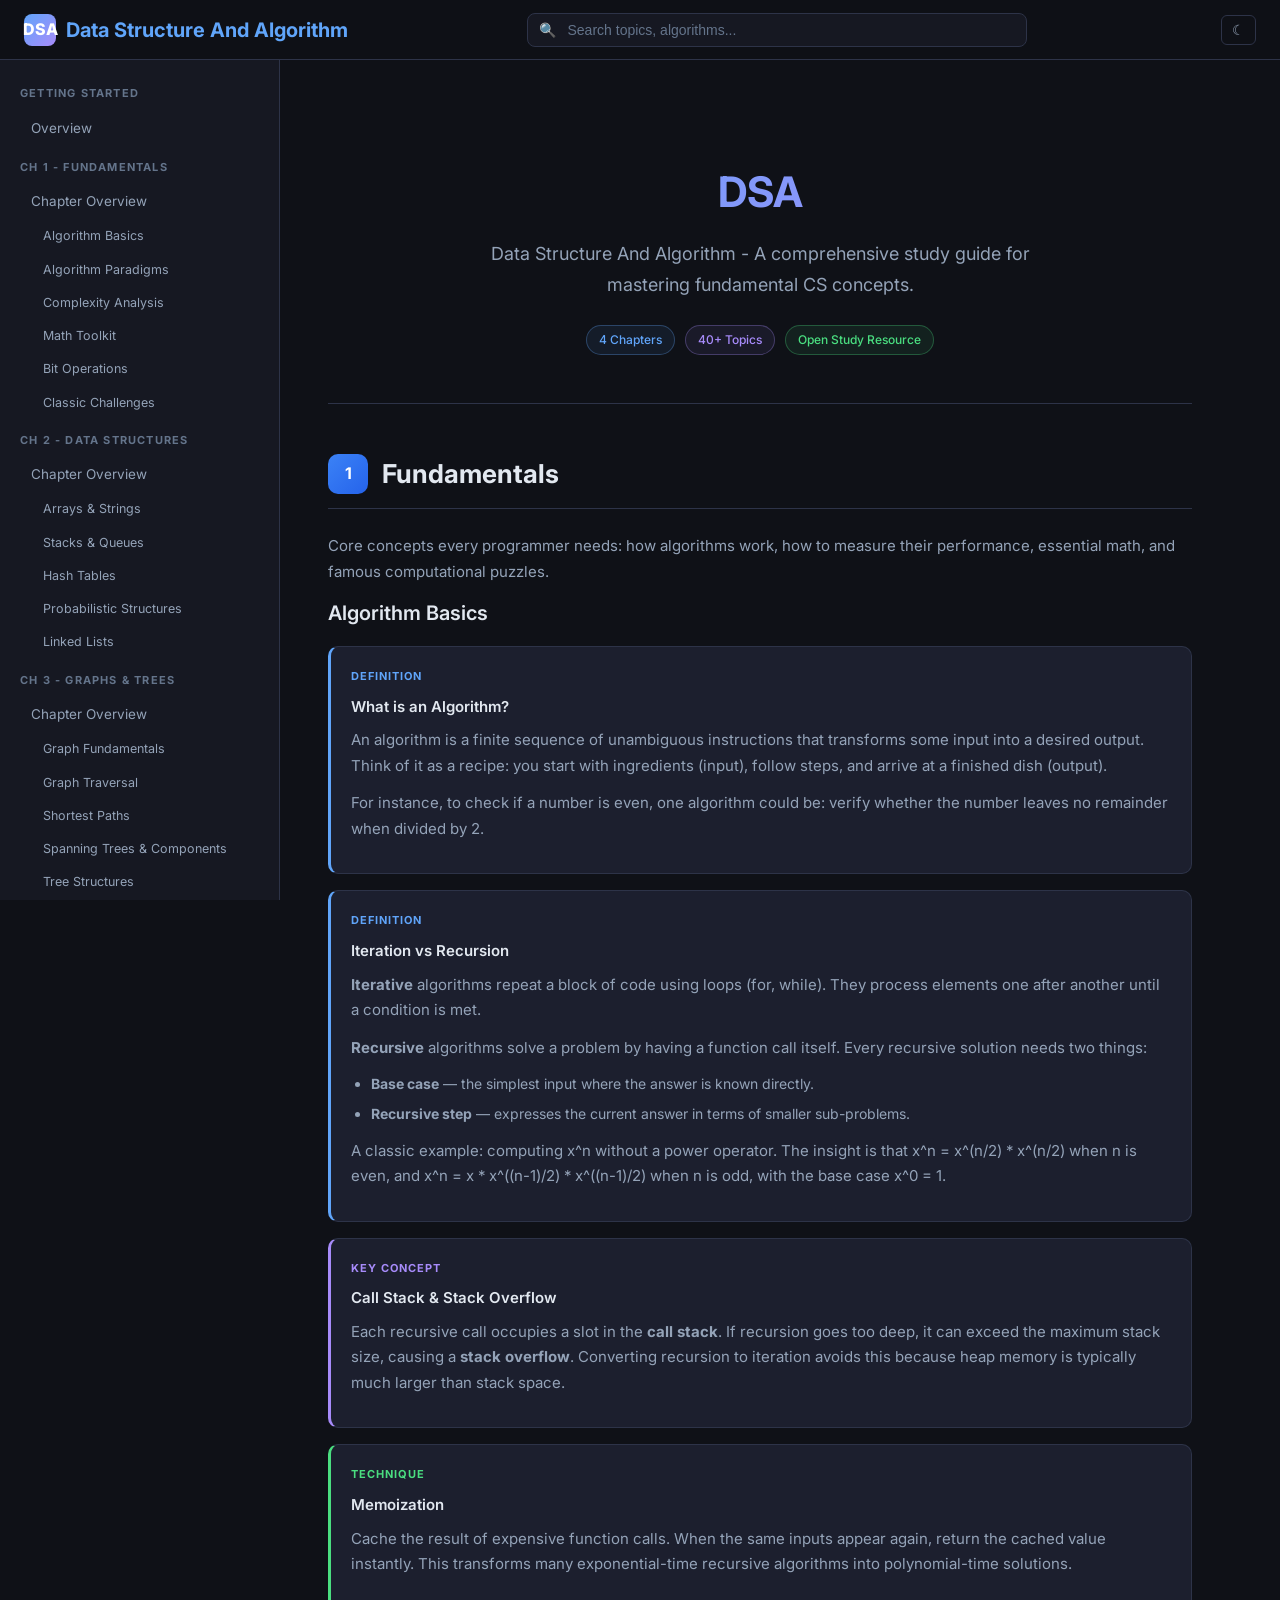
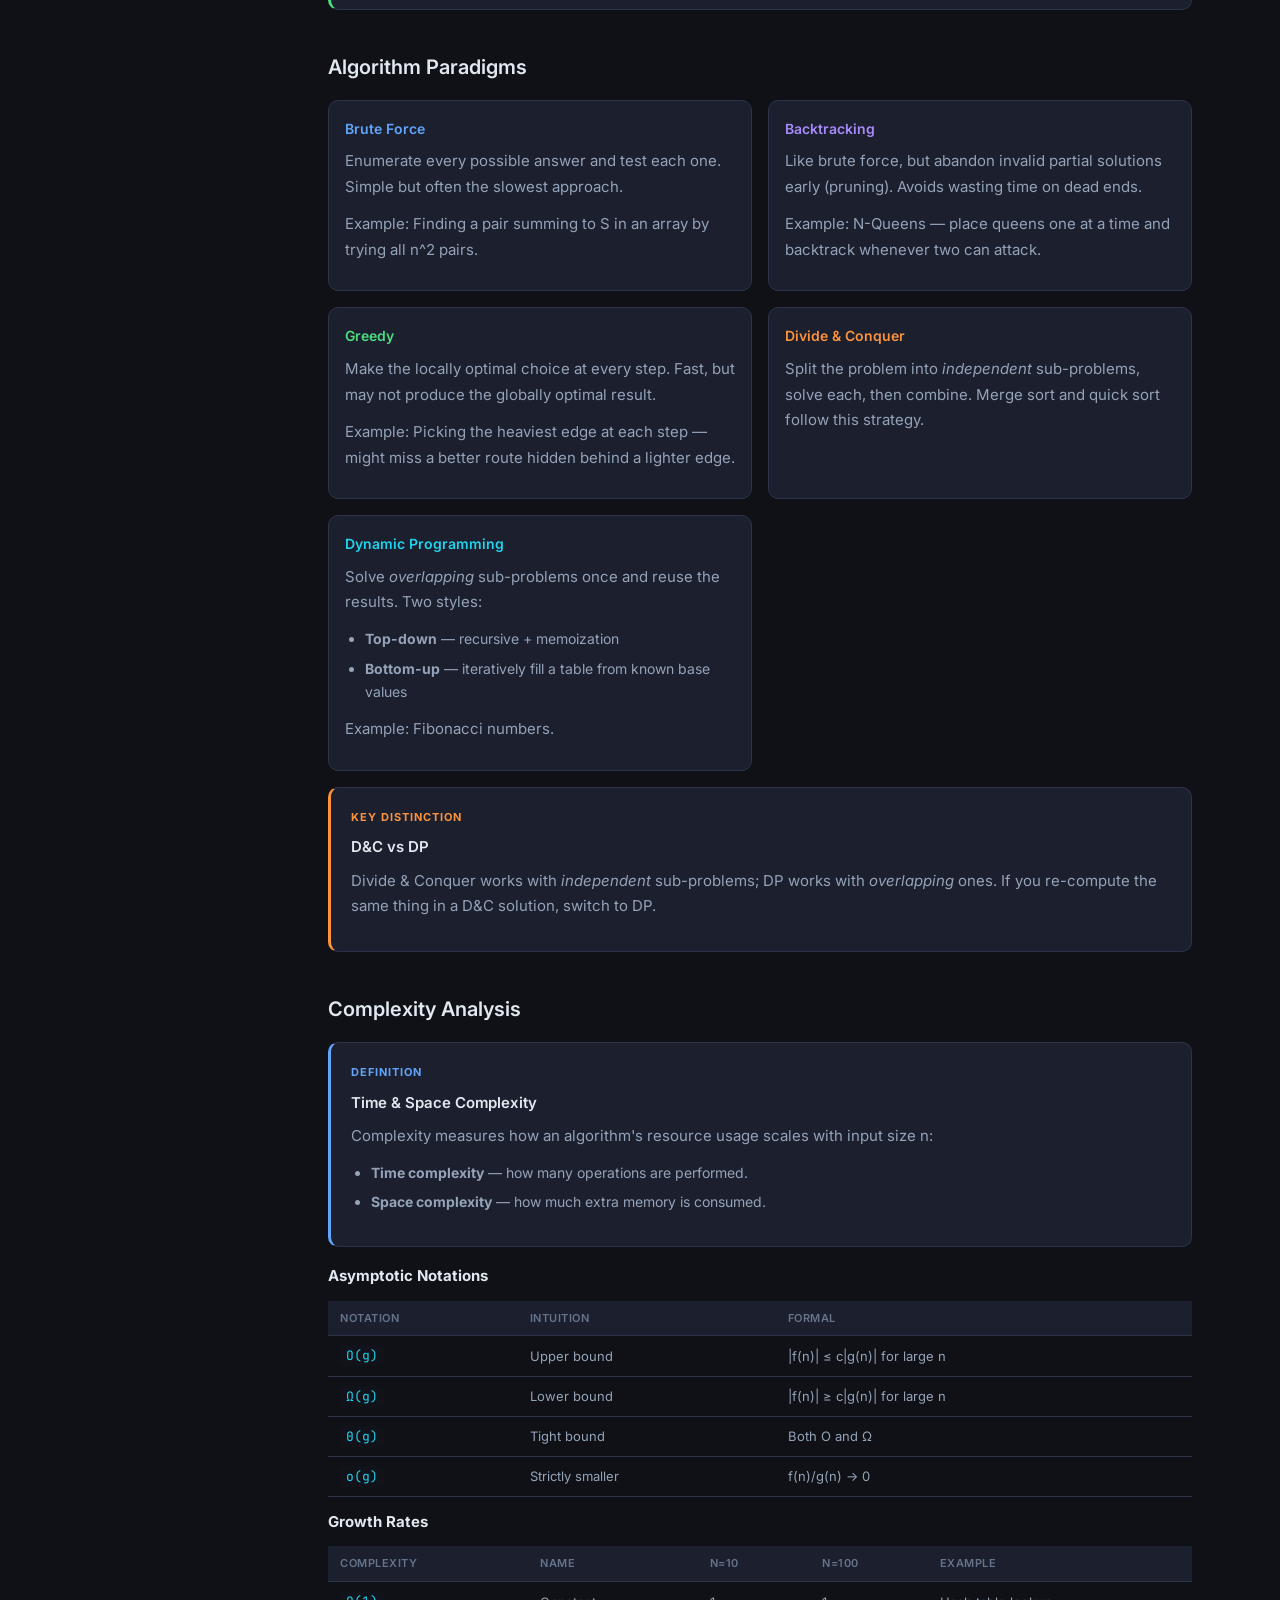
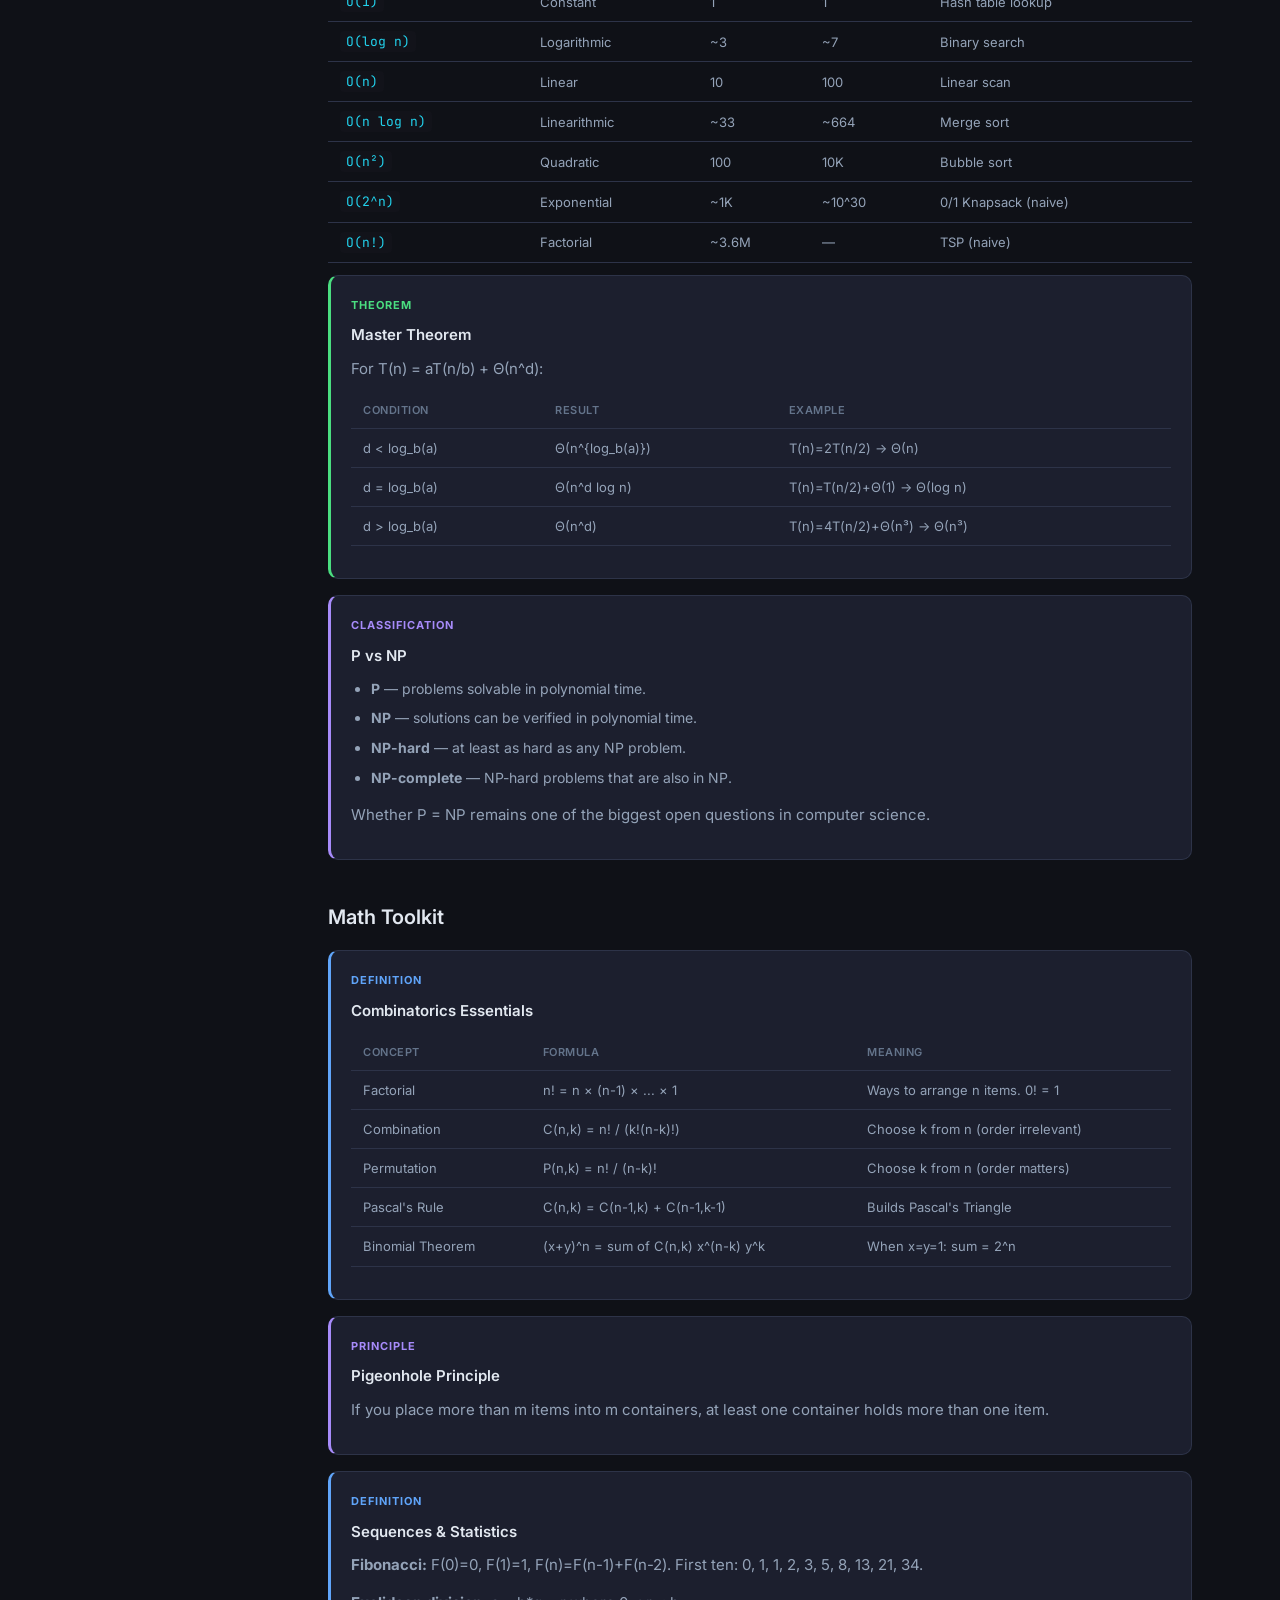
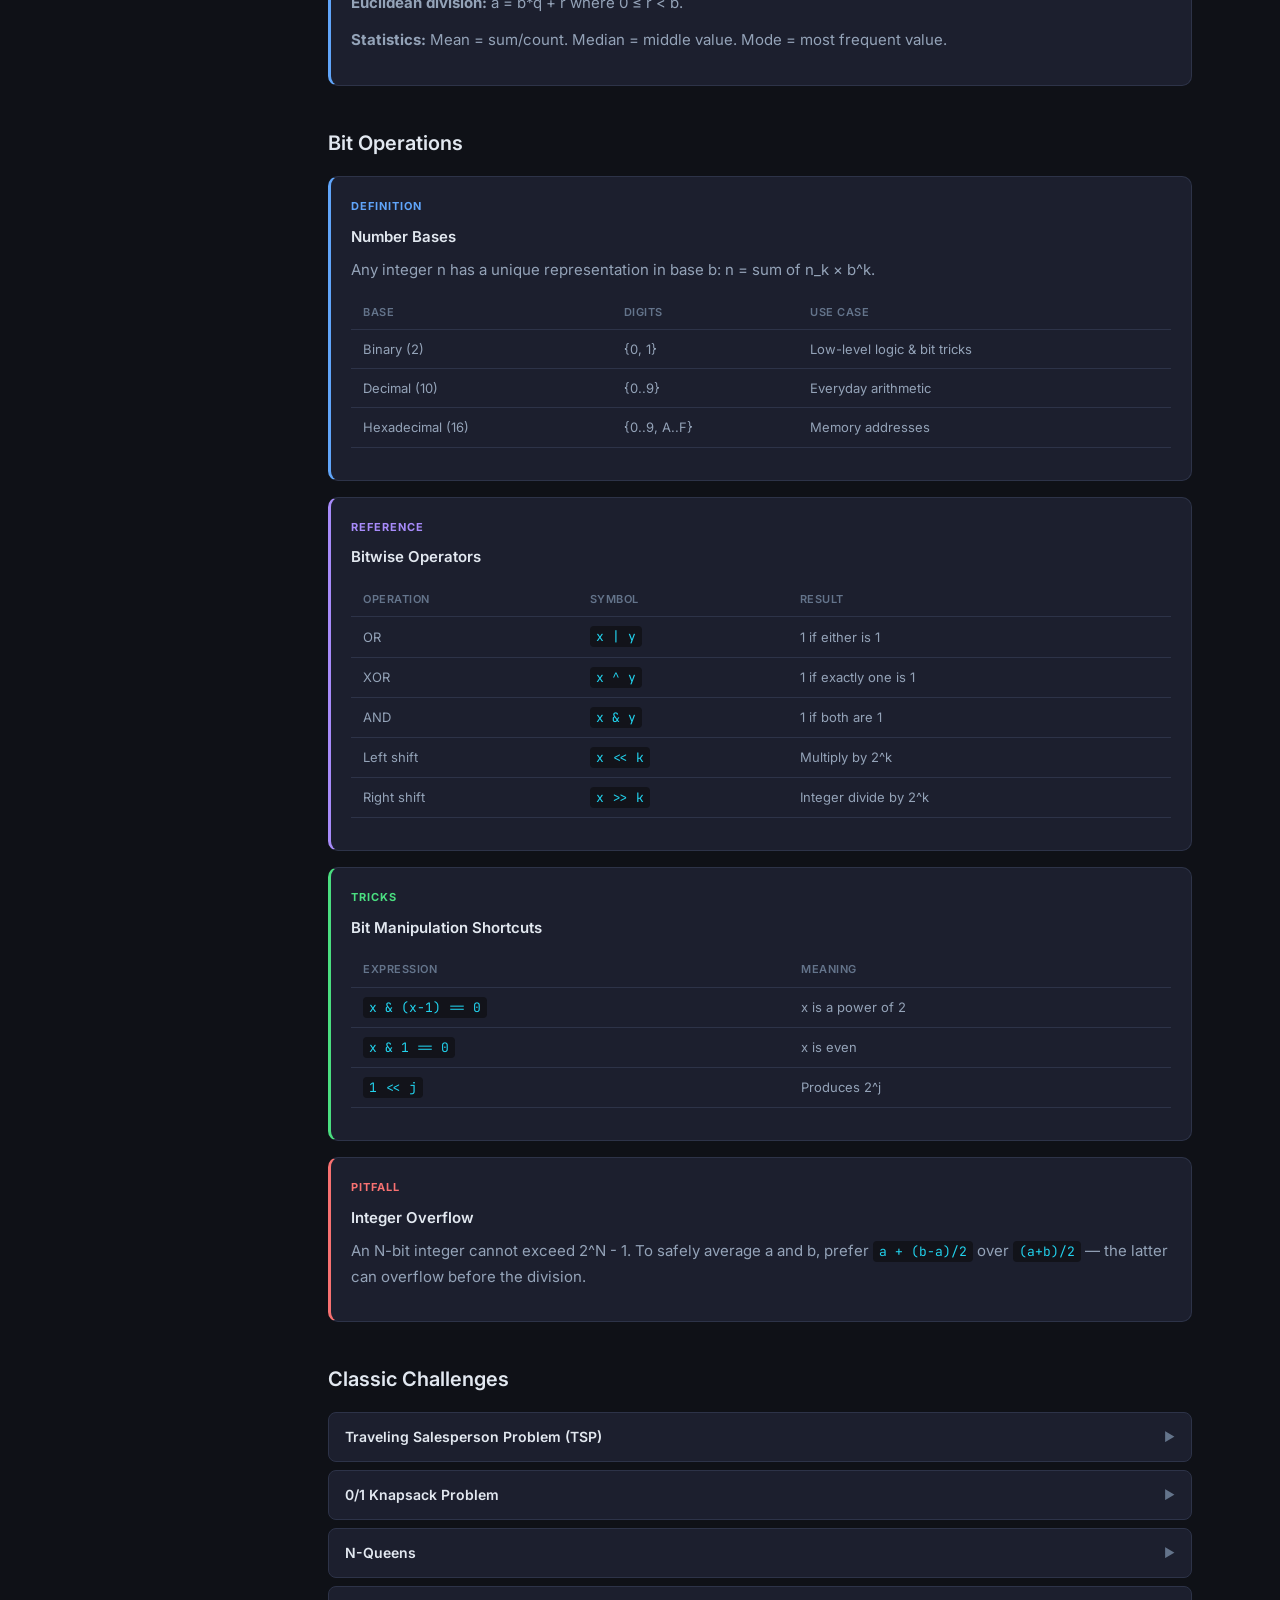
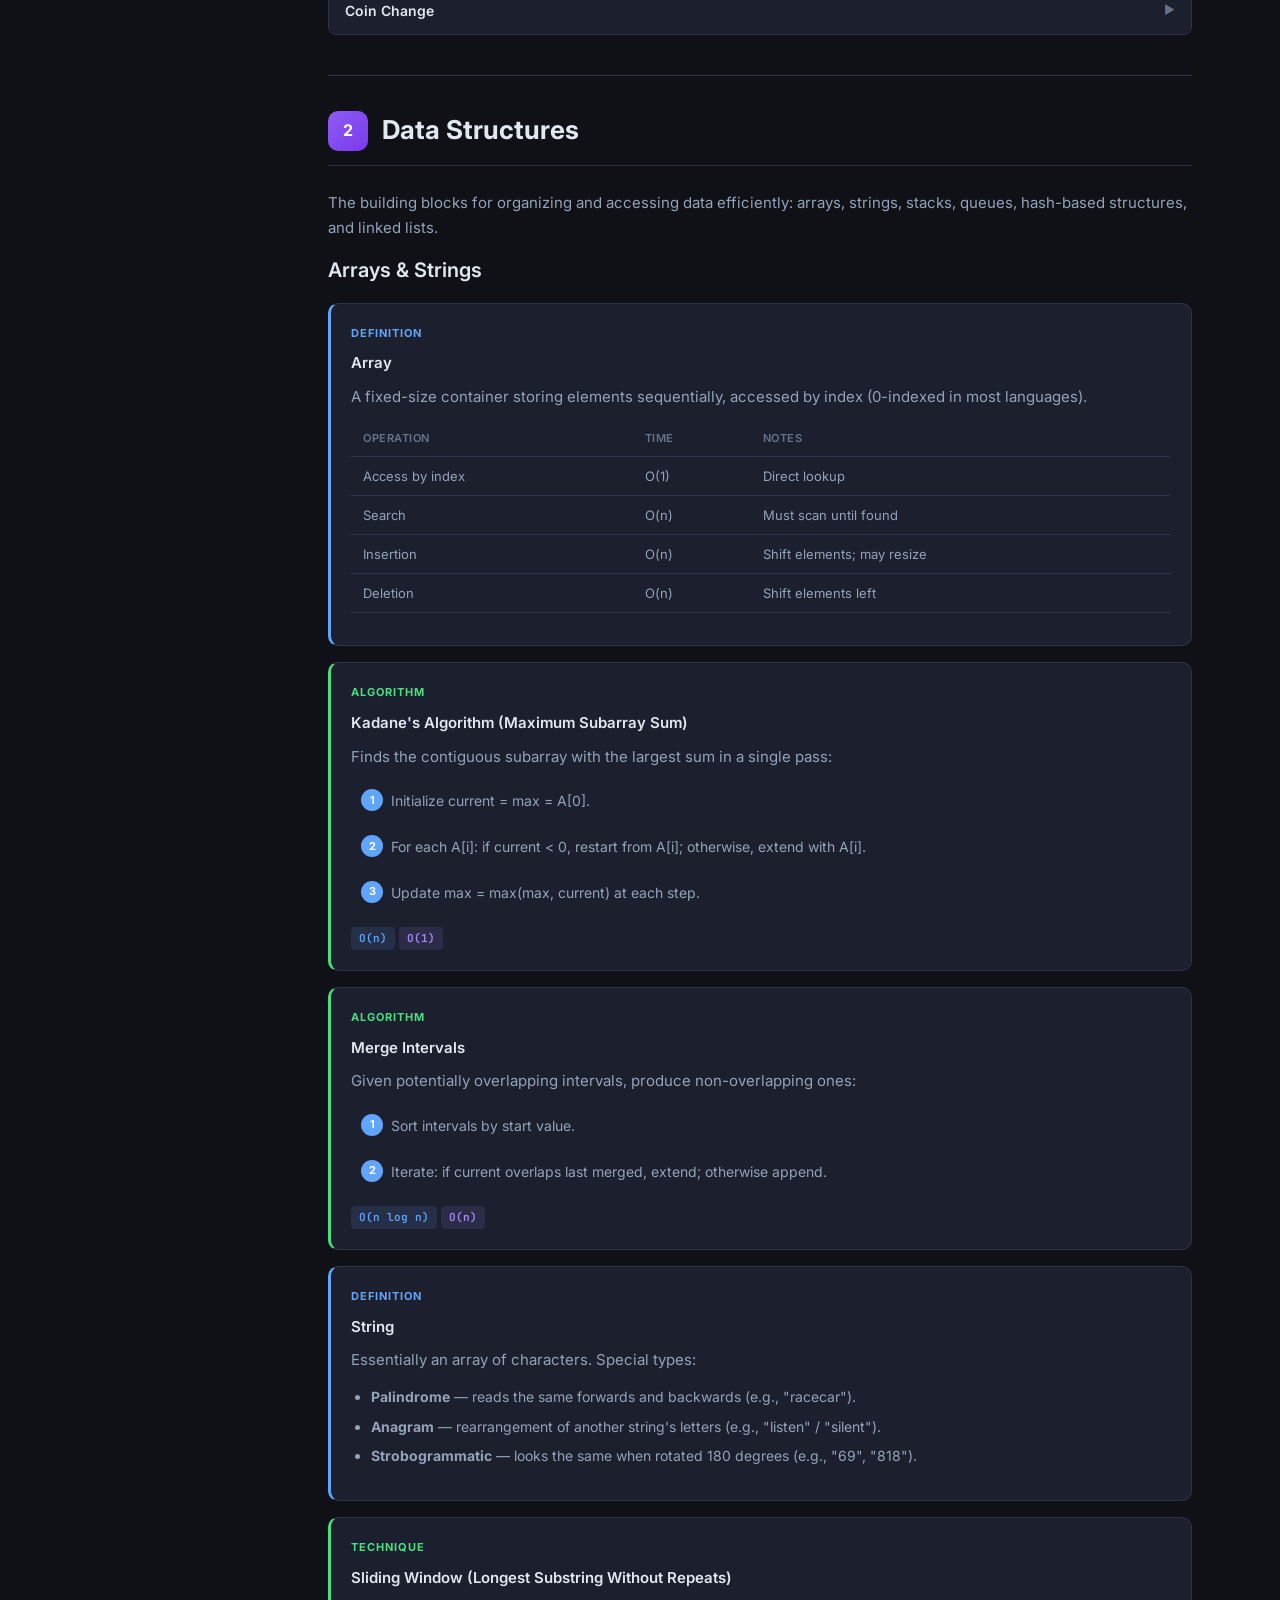
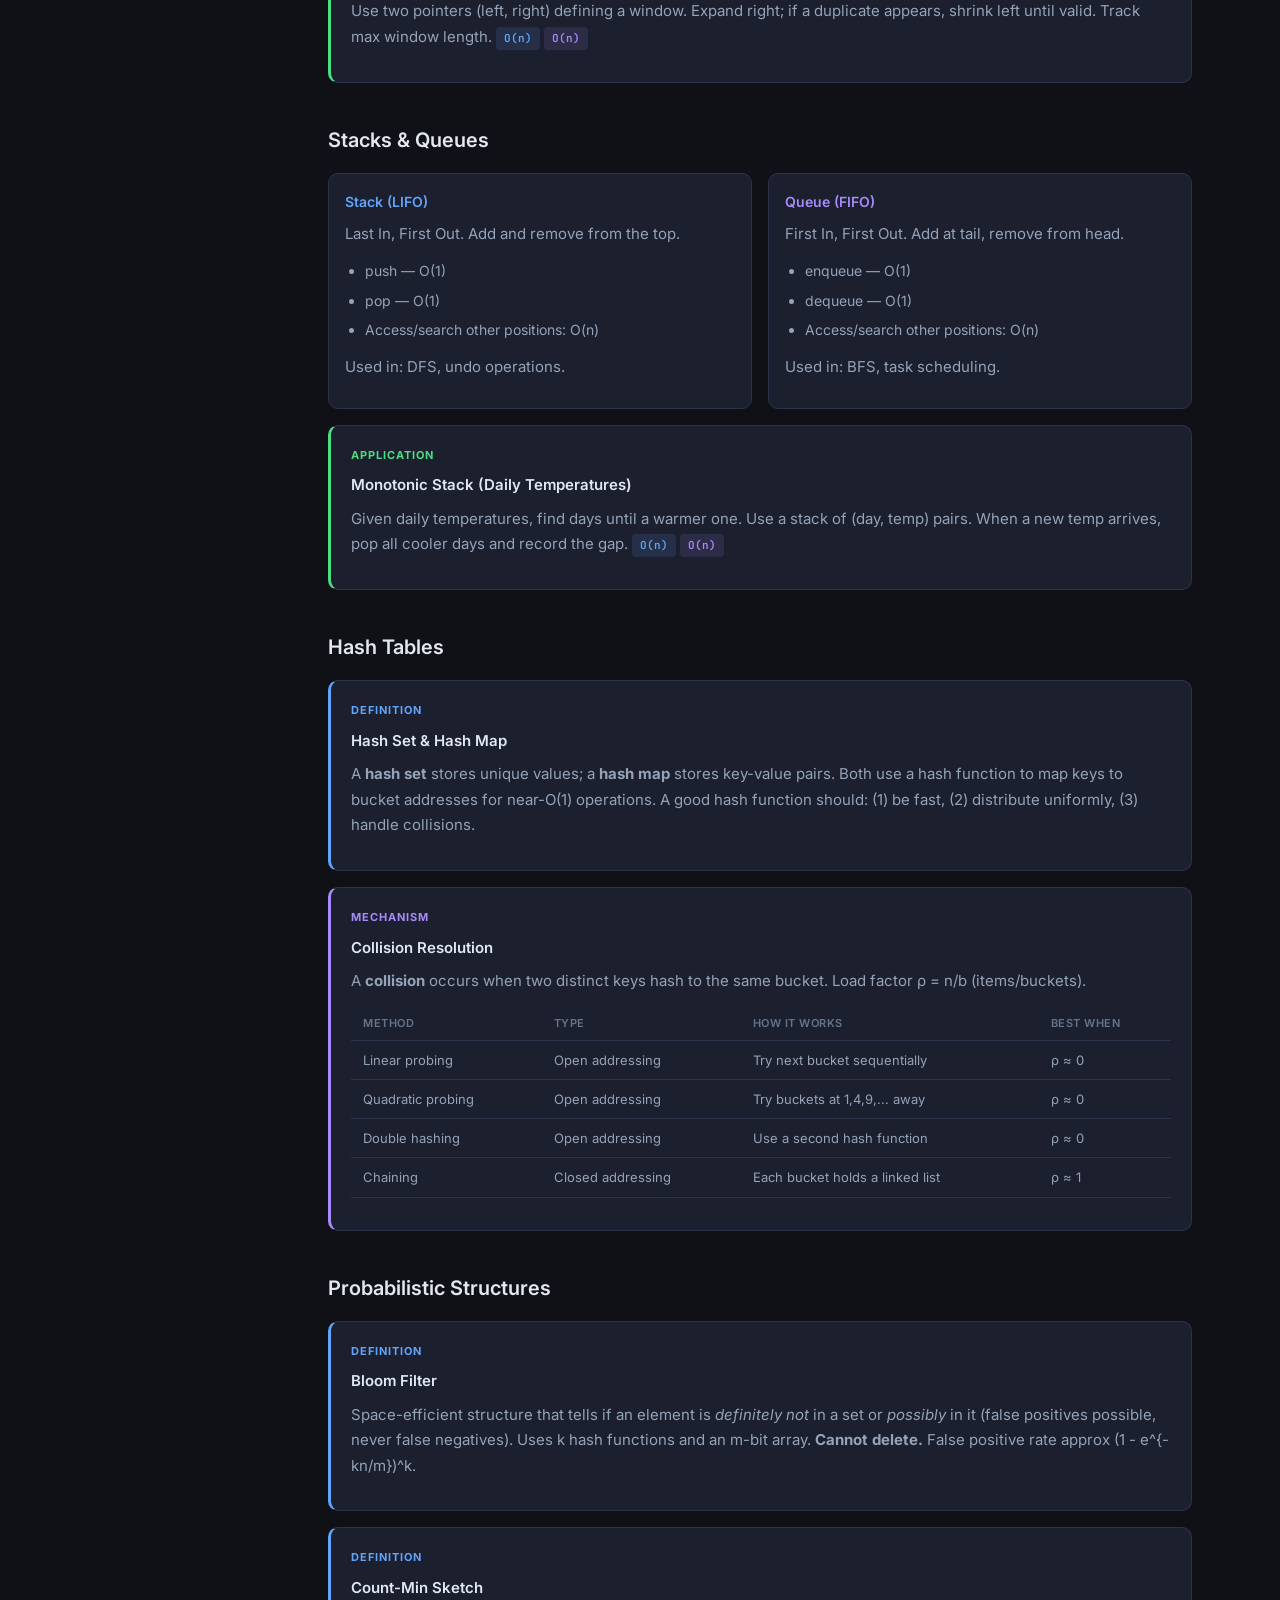
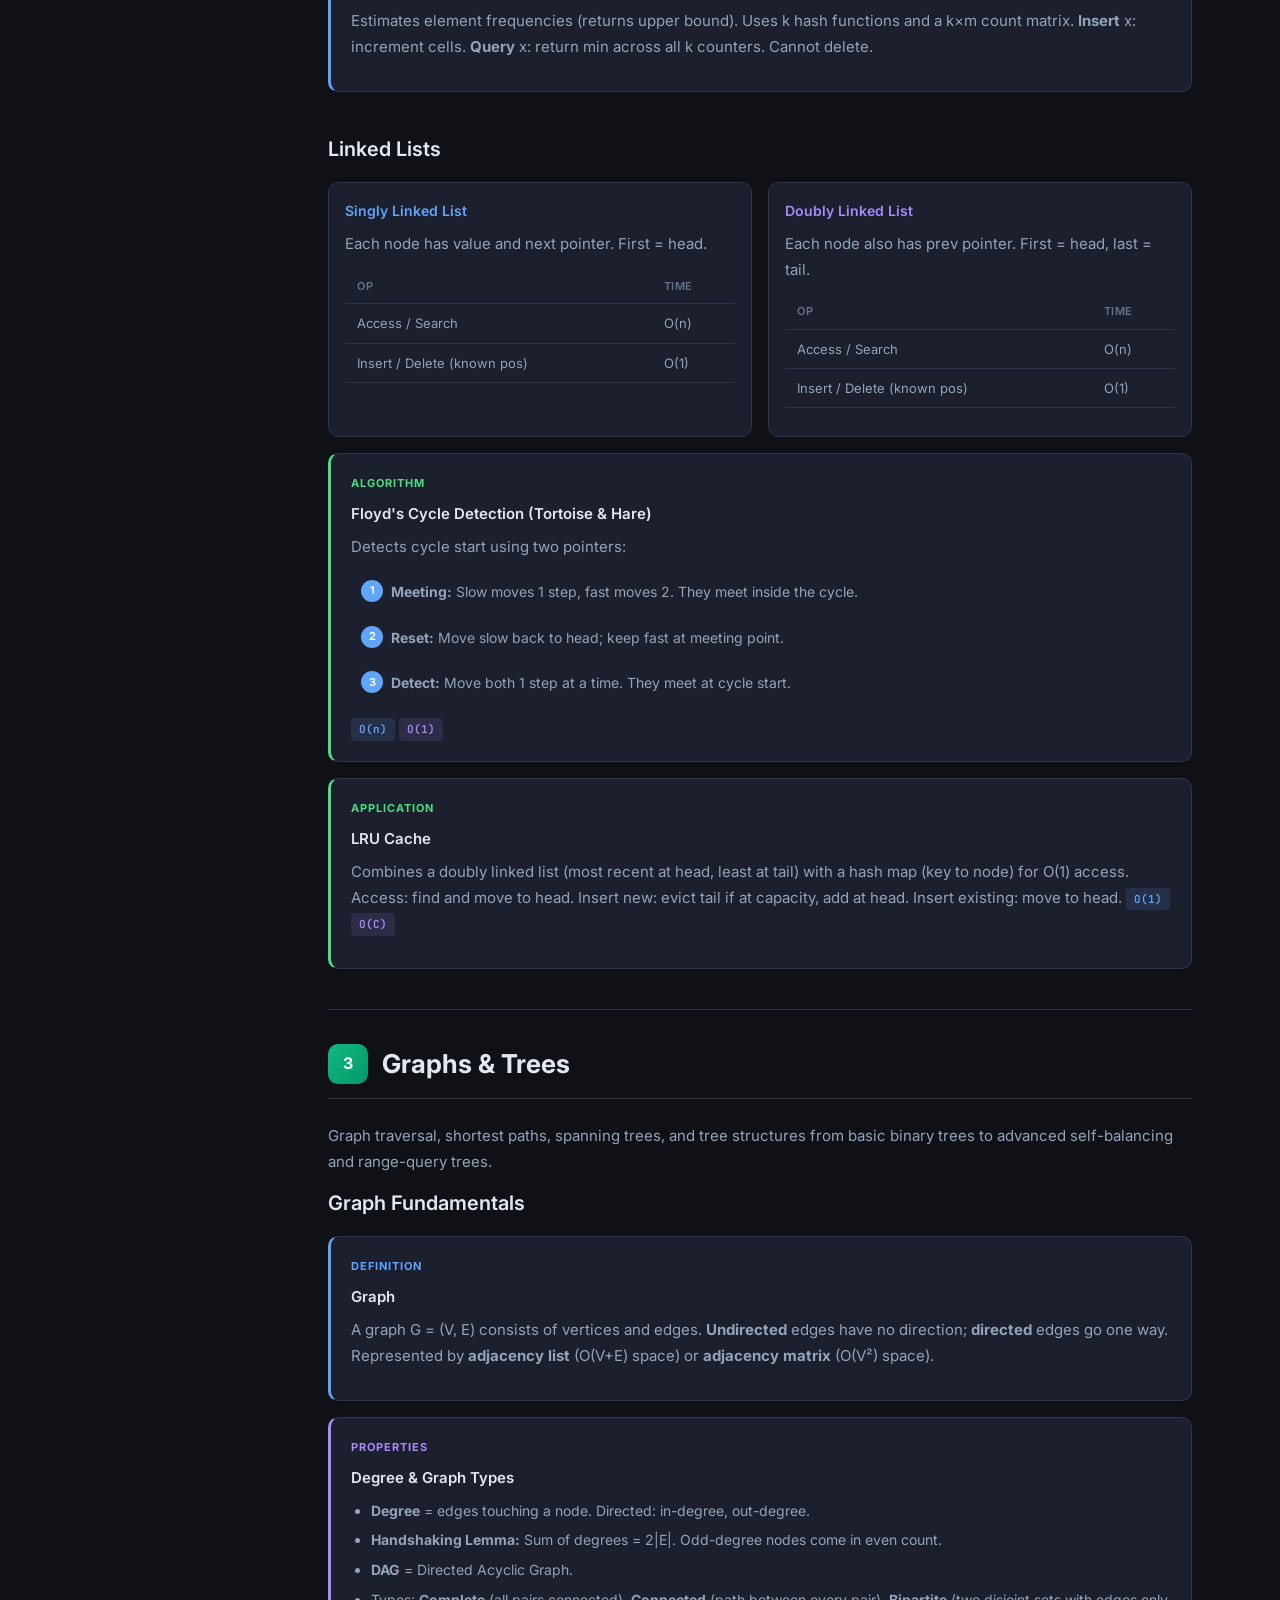
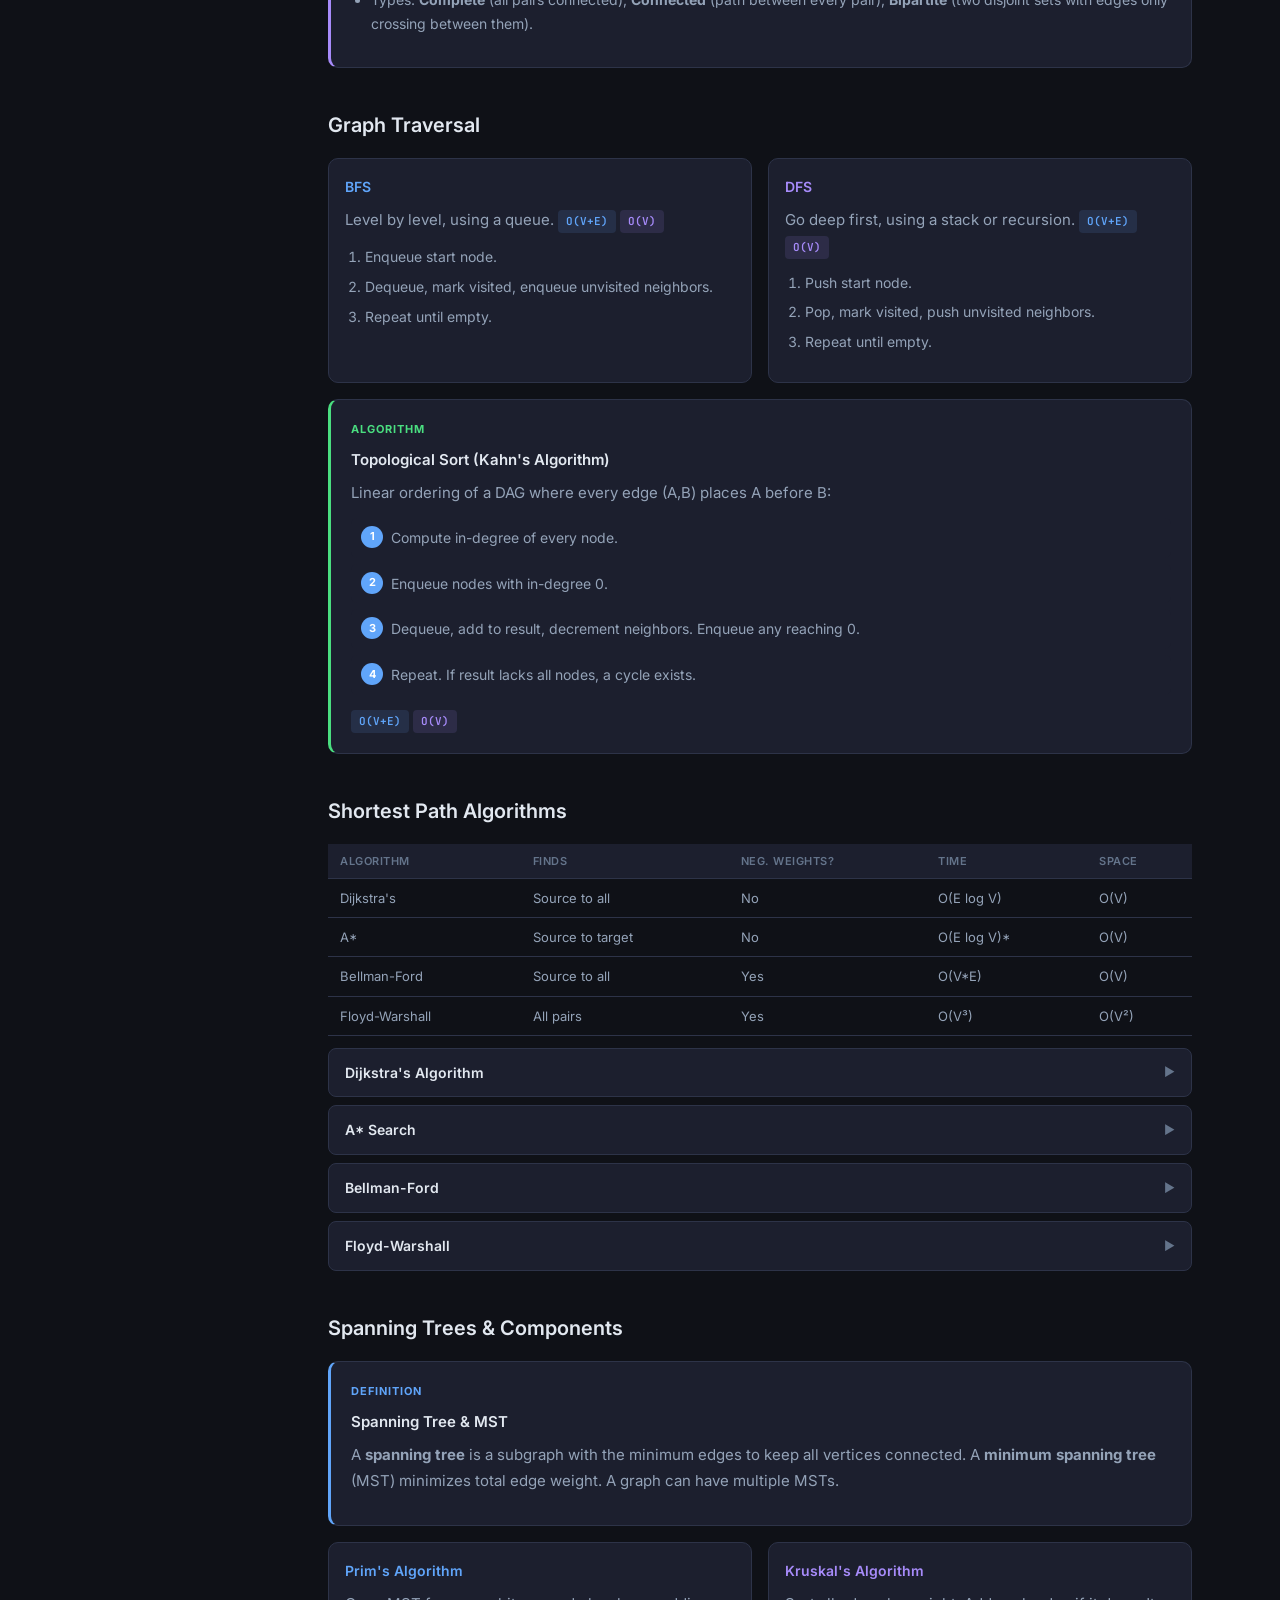
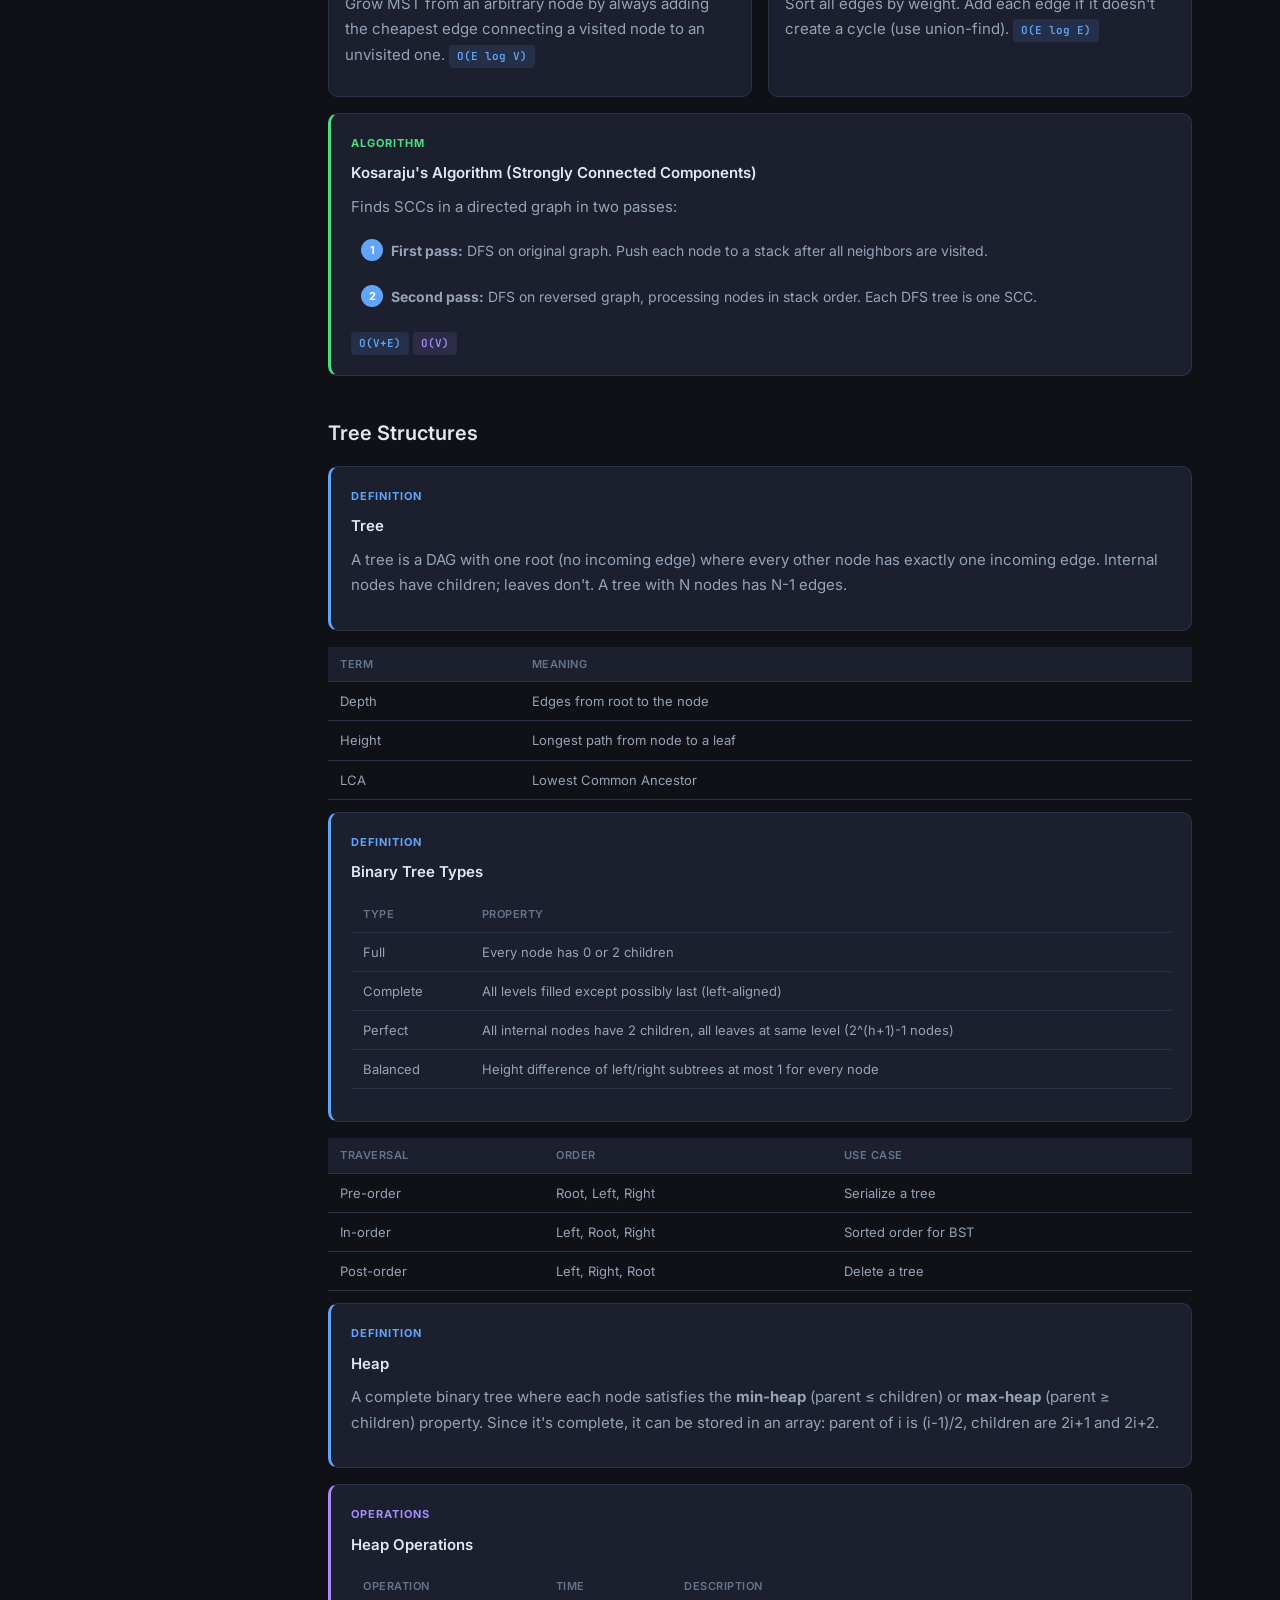
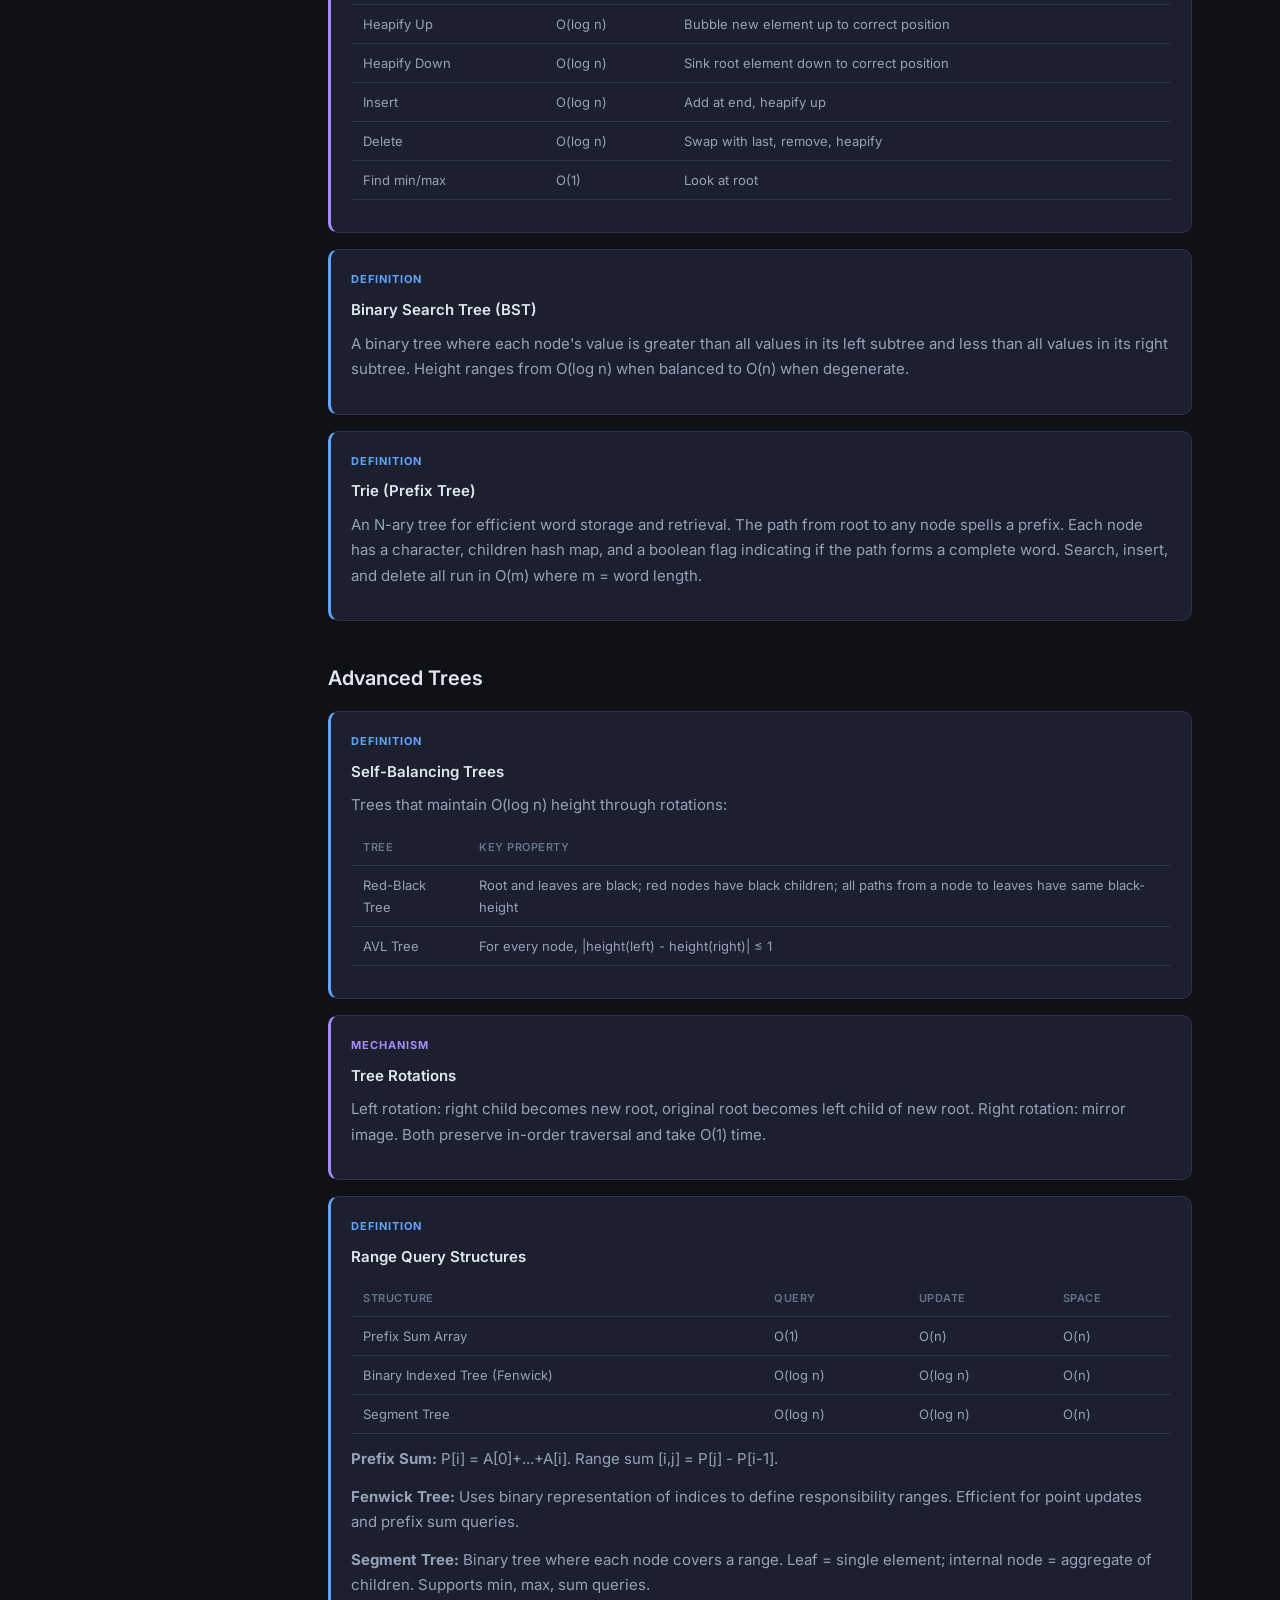
<file: books/DSA/index.html>
<!DOCTYPE html>
<html lang="en">
<head>
  <meta charset="UTF-8">
  <meta name="viewport" content="width=device-width, initial-scale=1.0">
  <title>DSA - Data Structure And Algorithm</title>
  <link rel="stylesheet" href="style.css">
</head>
<body>

<header class="header">
  <button class="mobile-menu-btn">&#9776;</button>
<a href="#" class="logo">
 <div class="logo-icon">DSA</div>
 Data Structure And Algorithm
 </a>
  <div class="search-bar">
    <span class="search-icon">&#128269;</span>
    <input type="text" placeholder="Search topics, algorithms...">
    <div class="search-results"></div>
  </div>
  <button class="theme-toggle">&#9790;</button>
</header>

<aside class="sidebar">
  <div class="sidebar-section">
    <div class="sidebar-section-title">Getting Started</div>
    <a href="#home" class="sidebar-link active">Overview</a>
  </div>
  <div class="sidebar-section">
    <div class="sidebar-section-title">Ch 1 - Fundamentals</div>
    <a href="#ch1" class="sidebar-link">Chapter Overview</a>
    <a href="#s1-1" class="sidebar-link sidebar-sublink">Algorithm Basics</a>
    <a href="#s1-2" class="sidebar-link sidebar-sublink">Algorithm Paradigms</a>
    <a href="#s1-3" class="sidebar-link sidebar-sublink">Complexity Analysis</a>
    <a href="#s1-4" class="sidebar-link sidebar-sublink">Math Toolkit</a>
    <a href="#s1-5" class="sidebar-link sidebar-sublink">Bit Operations</a>
    <a href="#s1-6" class="sidebar-link sidebar-sublink">Classic Challenges</a>
  </div>
  <div class="sidebar-section">
    <div class="sidebar-section-title">Ch 2 - Data Structures</div>
    <a href="#ch2" class="sidebar-link">Chapter Overview</a>
    <a href="#s2-1" class="sidebar-link sidebar-sublink">Arrays &amp; Strings</a>
    <a href="#s2-2" class="sidebar-link sidebar-sublink">Stacks &amp; Queues</a>
    <a href="#s2-3" class="sidebar-link sidebar-sublink">Hash Tables</a>
    <a href="#s2-4" class="sidebar-link sidebar-sublink">Probabilistic Structures</a>
    <a href="#s2-5" class="sidebar-link sidebar-sublink">Linked Lists</a>
  </div>
  <div class="sidebar-section">
    <div class="sidebar-section-title">Ch 3 - Graphs &amp; Trees</div>
    <a href="#ch3" class="sidebar-link">Chapter Overview</a>
    <a href="#s3-1" class="sidebar-link sidebar-sublink">Graph Fundamentals</a>
    <a href="#s3-2" class="sidebar-link sidebar-sublink">Graph Traversal</a>
    <a href="#s3-3" class="sidebar-link sidebar-sublink">Shortest Paths</a>
    <a href="#s3-4" class="sidebar-link sidebar-sublink">Spanning Trees &amp; Components</a>
    <a href="#s3-5" class="sidebar-link sidebar-sublink">Tree Structures</a>
    <a href="#s3-6" class="sidebar-link sidebar-sublink">Advanced Trees</a>
  </div>
  <div class="sidebar-section">
    <div class="sidebar-section-title">Ch 4 - Sorting &amp; Searching</div>
    <a href="#ch4" class="sidebar-link">Chapter Overview</a>
    <a href="#s4-1" class="sidebar-link sidebar-sublink">Elementary Sorts</a>
    <a href="#s4-2" class="sidebar-link sidebar-sublink">Efficient Sorts</a>
    <a href="#s4-3" class="sidebar-link sidebar-sublink">Specialized Sorts</a>
    <a href="#s4-4" class="sidebar-link sidebar-sublink">Search Techniques</a>
    <a href="#s4-5" class="sidebar-link sidebar-sublink">Pattern Matching</a>
  </div>
</aside>

<main class="main-content">

<section id="home" class="hero">
 <h1>DSA</h1>
 <p>Data Structure And Algorithm - A comprehensive study guide for mastering fundamental CS concepts.</p>
    <div class="hero-badges">
      <span class="badge badge-blue">4 Chapters</span>
      <span class="badge badge-purple">40+ Topics</span>
      <span class="badge badge-green">Open Study Resource</span>
    </div>
  </section>
  <section id="ch1" class="chapter">
    <div class="chapter-header"><div class="chapter-number ch1">1</div><h2>Fundamentals</h2></div>
    <p>Core concepts every programmer needs: how algorithms work, how to measure their performance, essential math, and famous computational puzzles.</p>
    <section id="s1-1" class="section">
      <h3>Algorithm Basics</h3>
      <div class="concept-box definition"><div class="label def">Definition</div><h4>What is an Algorithm?</h4>
        <p>An algorithm is a finite sequence of unambiguous instructions that transforms some input into a desired output. Think of it as a recipe: you start with ingredients (input), follow steps, and arrive at a finished dish (output).</p>
        <p>For instance, to check if a number is even, one algorithm could be: verify whether the number leaves no remainder when divided by 2.</p>
      </div>
      <div class="concept-box definition"><div class="label def">Definition</div><h4>Iteration vs Recursion</h4>
        <p><strong>Iterative</strong> algorithms repeat a block of code using loops (for, while). They process elements one after another until a condition is met.</p>
        <p><strong>Recursive</strong> algorithms solve a problem by having a function call itself. Every recursive solution needs two things:</p>
        <ul><li><strong>Base case</strong> &mdash; the simplest input where the answer is known directly.</li><li><strong>Recursive step</strong> &mdash; expresses the current answer in terms of smaller sub-problems.</li></ul>
        <p>A classic example: computing x^n without a power operator. The insight is that x^n = x^(n/2) * x^(n/2) when n is even, and x^n = x * x^((n-1)/2) * x^((n-1)/2) when n is odd, with the base case x^0 = 1.</p>
      </div>
      <div class="concept-box property"><div class="label prop">Key Concept</div><h4>Call Stack &amp; Stack Overflow</h4>
        <p>Each recursive call occupies a slot in the <strong>call stack</strong>. If recursion goes too deep, it can exceed the maximum stack size, causing a <strong>stack overflow</strong>. Converting recursion to iteration avoids this because heap memory is typically much larger than stack space.</p>
      </div>
      <div class="concept-box algorithm"><div class="label algo">Technique</div><h4>Memoization</h4>
        <p>Cache the result of expensive function calls. When the same inputs appear again, return the cached value instantly. This transforms many exponential-time recursive algorithms into polynomial-time solutions.</p>
      </div>
    </section>
    <section id="s1-2" class="section">
      <h3>Algorithm Paradigms</h3>
      <div class="comparison-grid">
        <div class="comparison-card"><h5 style="color:var(--accent-blue)">Brute Force</h5><p>Enumerate every possible answer and test each one. Simple but often the slowest approach.</p><p>Example: Finding a pair summing to S in an array by trying all n^2 pairs.</p></div>
        <div class="comparison-card"><h5 style="color:var(--accent-purple)">Backtracking</h5><p>Like brute force, but abandon invalid partial solutions early (pruning). Avoids wasting time on dead ends.</p><p>Example: N-Queens &mdash; place queens one at a time and backtrack whenever two can attack.</p></div>
        <div class="comparison-card"><h5 style="color:var(--accent-green)">Greedy</h5><p>Make the locally optimal choice at every step. Fast, but may not produce the globally optimal result.</p><p>Example: Picking the heaviest edge at each step &mdash; might miss a better route hidden behind a lighter edge.</p></div>
        <div class="comparison-card"><h5 style="color:var(--accent-orange)">Divide &amp; Conquer</h5><p>Split the problem into <em>independent</em> sub-problems, solve each, then combine. Merge sort and quick sort follow this strategy.</p></div>
        <div class="comparison-card"><h5 style="color:var(--accent-cyan)">Dynamic Programming</h5><p>Solve <em>overlapping</em> sub-problems once and reuse the results. Two styles:</p><ul><li><strong>Top-down</strong> &mdash; recursive + memoization</li><li><strong>Bottom-up</strong> &mdash; iteratively fill a table from known base values</li></ul><p>Example: Fibonacci numbers.</p></div>
      </div>
      <div class="concept-box remark"><div class="label note">Key Distinction</div><h4>D&amp;C vs DP</h4>
        <p>Divide &amp; Conquer works with <em>independent</em> sub-problems; DP works with <em>overlapping</em> ones. If you re-compute the same thing in a D&amp;C solution, switch to DP.</p>
      </div>
    </section>
    <section id="s1-3" class="section">
      <h3>Complexity Analysis</h3>
      <div class="concept-box definition"><div class="label def">Definition</div><h4>Time &amp; Space Complexity</h4>
        <p>Complexity measures how an algorithm's resource usage scales with input size n:</p>
        <ul><li><strong>Time complexity</strong> &mdash; how many operations are performed.</li><li><strong>Space complexity</strong> &mdash; how much extra memory is consumed.</li></ul>
      </div>
      <h4>Asymptotic Notations</h4>
      <table class="complexity-table"><thead><tr><th>Notation</th><th>Intuition</th><th>Formal</th></tr></thead><tbody>
        <tr><td><code>O(g)</code></td><td>Upper bound</td><td>|f(n)| &le; c|g(n)| for large n</td></tr>
        <tr><td><code>&Omega;(g)</code></td><td>Lower bound</td><td>|f(n)| &ge; c|g(n)| for large n</td></tr>
        <tr><td><code>&Theta;(g)</code></td><td>Tight bound</td><td>Both O and &Omega;</td></tr>
        <tr><td><code>o(g)</code></td><td>Strictly smaller</td><td>f(n)/g(n) &rarr; 0</td></tr>
      </tbody></table>
      <h4>Growth Rates</h4>
      <table class="complexity-table"><thead><tr><th>Complexity</th><th>Name</th><th>n=10</th><th>n=100</th><th>Example</th></tr></thead><tbody>
        <tr><td><code>O(1)</code></td><td>Constant</td><td>1</td><td>1</td><td>Hash table lookup</td></tr>
        <tr><td><code>O(log n)</code></td><td>Logarithmic</td><td>~3</td><td>~7</td><td>Binary search</td></tr>
        <tr><td><code>O(n)</code></td><td>Linear</td><td>10</td><td>100</td><td>Linear scan</td></tr>
        <tr><td><code>O(n log n)</code></td><td>Linearithmic</td><td>~33</td><td>~664</td><td>Merge sort</td></tr>
        <tr><td><code>O(n&sup2;)</code></td><td>Quadratic</td><td>100</td><td>10K</td><td>Bubble sort</td></tr>
        <tr><td><code>O(2^n)</code></td><td>Exponential</td><td>~1K</td><td>~10^30</td><td>0/1 Knapsack (naive)</td></tr>
        <tr><td><code>O(n!)</code></td><td>Factorial</td><td>~3.6M</td><td>&mdash;</td><td>TSP (naive)</td></tr>
      </tbody></table>
      <div class="concept-box algorithm"><div class="label algo">Theorem</div><h4>Master Theorem</h4>
        <p>For T(n) = aT(n/b) + &Theta;(n^d):</p>
        <table class="complexity-table"><thead><tr><th>Condition</th><th>Result</th><th>Example</th></tr></thead><tbody>
          <tr><td>d &lt; log_b(a)</td><td>&Theta;(n^{log_b(a)})</td><td>T(n)=2T(n/2) &rarr; &Theta;(n)</td></tr>
          <tr><td>d = log_b(a)</td><td>&Theta;(n^d log n)</td><td>T(n)=T(n/2)+&Theta;(1) &rarr; &Theta;(log n)</td></tr>
          <tr><td>d &gt; log_b(a)</td><td>&Theta;(n^d)</td><td>T(n)=4T(n/2)+&Theta;(n&sup3;) &rarr; &Theta;(n&sup3;)</td></tr>
        </tbody></table>
      </div>
      <div class="concept-box property"><div class="label prop">Classification</div><h4>P vs NP</h4>
        <ul><li><strong>P</strong> &mdash; problems solvable in polynomial time.</li><li><strong>NP</strong> &mdash; solutions can be verified in polynomial time.</li><li><strong>NP-hard</strong> &mdash; at least as hard as any NP problem.</li><li><strong>NP-complete</strong> &mdash; NP-hard problems that are also in NP.</li></ul>
        <p>Whether P = NP remains one of the biggest open questions in computer science.</p>
      </div>
    </section>
    <section id="s1-4" class="section">
      <h3>Math Toolkit</h3>
      <div class="concept-box definition"><div class="label def">Definition</div><h4>Combinatorics Essentials</h4>
        <table class="complexity-table"><thead><tr><th>Concept</th><th>Formula</th><th>Meaning</th></tr></thead><tbody>
          <tr><td>Factorial</td><td>n! = n &times; (n-1) &times; ... &times; 1</td><td>Ways to arrange n items. 0! = 1</td></tr>
          <tr><td>Combination</td><td>C(n,k) = n! / (k!(n-k)!)</td><td>Choose k from n (order irrelevant)</td></tr>
          <tr><td>Permutation</td><td>P(n,k) = n! / (n-k)!</td><td>Choose k from n (order matters)</td></tr>
          <tr><td>Pascal's Rule</td><td>C(n,k) = C(n-1,k) + C(n-1,k-1)</td><td>Builds Pascal's Triangle</td></tr>
          <tr><td>Binomial Theorem</td><td>(x+y)^n = sum of C(n,k) x^(n-k) y^k</td><td>When x=y=1: sum = 2^n</td></tr>
        </tbody></table>
      </div>
      <div class="concept-box property"><div class="label prop">Principle</div><h4>Pigeonhole Principle</h4>
        <p>If you place more than m items into m containers, at least one container holds more than one item.</p>
      </div>
      <div class="concept-box definition"><div class="label def">Definition</div><h4>Sequences &amp; Statistics</h4>
        <p><strong>Fibonacci:</strong> F(0)=0, F(1)=1, F(n)=F(n-1)+F(n-2). First ten: 0, 1, 1, 2, 3, 5, 8, 13, 21, 34.</p>
        <p><strong>Euclidean division:</strong> a = b*q + r where 0 &le; r &lt; b.</p>
        <p><strong>Statistics:</strong> Mean = sum/count. Median = middle value. Mode = most frequent value.</p>
      </div>
    </section>
    <section id="s1-5" class="section">
      <h3>Bit Operations</h3>
      <div class="concept-box definition"><div class="label def">Definition</div><h4>Number Bases</h4>
        <p>Any integer n has a unique representation in base b: n = sum of n_k &times; b^k.</p>
        <table class="complexity-table"><thead><tr><th>Base</th><th>Digits</th><th>Use Case</th></tr></thead><tbody>
          <tr><td>Binary (2)</td><td>{0, 1}</td><td>Low-level logic &amp; bit tricks</td></tr>
          <tr><td>Decimal (10)</td><td>{0..9}</td><td>Everyday arithmetic</td></tr>
          <tr><td>Hexadecimal (16)</td><td>{0..9, A..F}</td><td>Memory addresses</td></tr>
        </tbody></table>
      </div>
      <div class="concept-box property"><div class="label prop">Reference</div><h4>Bitwise Operators</h4>
        <table class="complexity-table"><thead><tr><th>Operation</th><th>Symbol</th><th>Result</th></tr></thead><tbody>
          <tr><td>OR</td><td><code>x | y</code></td><td>1 if either is 1</td></tr>
          <tr><td>XOR</td><td><code>x ^ y</code></td><td>1 if exactly one is 1</td></tr>
          <tr><td>AND</td><td><code>x &amp; y</code></td><td>1 if both are 1</td></tr>
          <tr><td>Left shift</td><td><code>x &lt;&lt; k</code></td><td>Multiply by 2^k</td></tr>
          <tr><td>Right shift</td><td><code>x &gt;&gt; k</code></td><td>Integer divide by 2^k</td></tr>
        </tbody></table>
      </div>
      <div class="concept-box algorithm"><div class="label algo">Tricks</div><h4>Bit Manipulation Shortcuts</h4>
        <table class="complexity-table"><thead><tr><th>Expression</th><th>Meaning</th></tr></thead><tbody>
          <tr><td><code>x &amp; (x-1) == 0</code></td><td>x is a power of 2</td></tr>
          <tr><td><code>x &amp; 1 == 0</code></td><td>x is even</td></tr>
          <tr><td><code>1 &lt;&lt; j</code></td><td>Produces 2^j</td></tr>
        </tbody></table>
      </div>
      <div class="concept-box warning"><div class="label warn">Pitfall</div><h4>Integer Overflow</h4>
        <p>An N-bit integer cannot exceed 2^N - 1. To safely average a and b, prefer <code>a + (b-a)/2</code> over <code>(a+b)/2</code> &mdash; the latter can overflow before the division.</p>
      </div>
    </section>
    <section id="s1-6" class="section">
      <h3>Classic Challenges</h3>
      <div class="collapsible-header"><h4>Traveling Salesperson Problem (TSP)</h4><span class="collapsible-arrow">&#9654;</span></div>
      <div class="collapsible-body"><p><strong>Goal:</strong> Find the shortest tour visiting every city exactly once, returning to start.</p><p>Naive: try all (n-1)! permutations. <strong>Held-Karp (DP):</strong> For each subset of cities and possible last city, store minimum distance. <span class="tag tag-time">O(n^2 2^n)</span> <span class="tag tag-space">O(n 2^n)</span></p></div>
      <div class="collapsible-header"><h4>0/1 Knapsack Problem</h4><span class="collapsible-arrow">&#9654;</span></div>
      <div class="collapsible-body"><p><strong>Goal:</strong> Choose items to maximize value without exceeding weight capacity C.</p><p><strong>DP:</strong> Build table V[i][j] = max value using items 1..i with capacity j. Transition: V[i][j] = max(V[i-1][j], V[i-1][j-w_i] + v_i). Answer: V[n][C]. <span class="tag tag-time">O(nC)</span> <span class="tag tag-space">O(nC)</span></p></div>
      <div class="collapsible-header"><h4>N-Queens</h4><span class="collapsible-arrow">&#9654;</span></div>
      <div class="collapsible-body"><p><strong>Goal:</strong> Place N queens on NxN board so no two attack each other.</p><p><strong>Backtracking:</strong> Place queens one column at a time. Undo if invalid, try next row.</p></div>
      <div class="collapsible-header"><h4>Coin Change</h4><span class="collapsible-arrow">&#9654;</span></div>
      <div class="collapsible-body"><p><strong>Goal:</strong> Given unlimited coins of denominations {c1, ..., ck}, find min coins to make amount S.</p><p><strong>Bottom-up DP:</strong> D[s] = min(D[s - c_i] + 1) over valid denominations. Answer: D[S]. <span class="tag tag-time">O(S)</span> <span class="tag tag-space">O(S)</span></p></div>
    </section>
    <hr class="divider">
  <div id="ch2" class="chapter-header"><div class="chapter-number ch2">2</div><h2>Data Structures</h2></div>
  <p>The building blocks for organizing and accessing data efficiently: arrays, strings, stacks, queues, hash-based structures, and linked lists.</p>
  <section id="s2-1" class="section"><h3>Arrays &amp; Strings</h3>
    <div class="concept-box definition"><div class="label def">Definition</div><h4>Array</h4>
      <p>A fixed-size container storing elements sequentially, accessed by index (0-indexed in most languages).</p>
      <table class="complexity-table"><thead><tr><th>Operation</th><th>Time</th><th>Notes</th></tr></thead><tbody>
        <tr><td>Access by index</td><td>O(1)</td><td>Direct lookup</td></tr>
        <tr><td>Search</td><td>O(n)</td><td>Must scan until found</td></tr>
        <tr><td>Insertion</td><td>O(n)</td><td>Shift elements; may resize</td></tr>
        <tr><td>Deletion</td><td>O(n)</td><td>Shift elements left</td></tr>
      </tbody></table>
    </div>
    <div class="concept-box algorithm"><div class="label algo">Algorithm</div><h4>Kadane's Algorithm (Maximum Subarray Sum)</h4>
      <p>Finds the contiguous subarray with the largest sum in a single pass:</p>
      <ol class="step-list"><li>Initialize current = max = A[0].</li><li>For each A[i]: if current &lt; 0, restart from A[i]; otherwise, extend with A[i].</li><li>Update max = max(max, current) at each step.</li></ol>
      <span class="tag tag-time">O(n)</span> <span class="tag tag-space">O(1)</span>
    </div>
    <div class="concept-box algorithm"><div class="label algo">Algorithm</div><h4>Merge Intervals</h4>
      <p>Given potentially overlapping intervals, produce non-overlapping ones:</p>
      <ol class="step-list"><li>Sort intervals by start value.</li><li>Iterate: if current overlaps last merged, extend; otherwise append.</li></ol>
      <span class="tag tag-time">O(n log n)</span> <span class="tag tag-space">O(n)</span>
    </div>
    <div class="concept-box definition"><div class="label def">Definition</div><h4>String</h4>
      <p>Essentially an array of characters. Special types:</p>
      <ul><li><strong>Palindrome</strong> &mdash; reads the same forwards and backwards (e.g., "racecar").</li><li><strong>Anagram</strong> &mdash; rearrangement of another string's letters (e.g., "listen" / "silent").</li><li><strong>Strobogrammatic</strong> &mdash; looks the same when rotated 180 degrees (e.g., "69", "818").</li></ul>
    </div>
    <div class="concept-box algorithm"><div class="label algo">Technique</div><h4>Sliding Window (Longest Substring Without Repeats)</h4>
      <p>Use two pointers (left, right) defining a window. Expand right; if a duplicate appears, shrink left until valid. Track max window length. <span class="tag tag-time">O(n)</span> <span class="tag tag-space">O(n)</span></p>
    </div>
  </section>
  <section id="s2-2" class="section"><h3>Stacks &amp; Queues</h3>
    <div class="comparison-grid">
      <div class="comparison-card"><h5 style="color:var(--accent-blue)">Stack (LIFO)</h5><p>Last In, First Out. Add and remove from the top.</p><ul><li>push &mdash; O(1)</li><li>pop &mdash; O(1)</li><li>Access/search other positions: O(n)</li></ul><p>Used in: DFS, undo operations.</p></div>
      <div class="comparison-card"><h5 style="color:var(--accent-purple)">Queue (FIFO)</h5><p>First In, First Out. Add at tail, remove from head.</p><ul><li>enqueue &mdash; O(1)</li><li>dequeue &mdash; O(1)</li><li>Access/search other positions: O(n)</li></ul><p>Used in: BFS, task scheduling.</p></div>
    </div>
    <div class="concept-box algorithm"><div class="label algo">Application</div><h4>Monotonic Stack (Daily Temperatures)</h4>
      <p>Given daily temperatures, find days until a warmer one. Use a stack of (day, temp) pairs. When a new temp arrives, pop all cooler days and record the gap. <span class="tag tag-time">O(n)</span> <span class="tag tag-space">O(n)</span></p>
    </div>
  </section>
  <section id="s2-3" class="section"><h3>Hash Tables</h3>
    <div class="concept-box definition"><div class="label def">Definition</div><h4>Hash Set &amp; Hash Map</h4>
      <p>A <strong>hash set</strong> stores unique values; a <strong>hash map</strong> stores key-value pairs. Both use a hash function to map keys to bucket addresses for near-O(1) operations. A good hash function should: (1) be fast, (2) distribute uniformly, (3) handle collisions.</p>
    </div>
    <div class="concept-box property"><div class="label prop">Mechanism</div><h4>Collision Resolution</h4>
      <p>A <strong>collision</strong> occurs when two distinct keys hash to the same bucket. Load factor &rho; = n/b (items/buckets).</p>
      <table class="complexity-table"><thead><tr><th>Method</th><th>Type</th><th>How it works</th><th>Best when</th></tr></thead><tbody>
        <tr><td>Linear probing</td><td>Open addressing</td><td>Try next bucket sequentially</td><td>&rho; &asymp; 0</td></tr>
        <tr><td>Quadratic probing</td><td>Open addressing</td><td>Try buckets at 1,4,9,... away</td><td>&rho; &asymp; 0</td></tr>
        <tr><td>Double hashing</td><td>Open addressing</td><td>Use a second hash function</td><td>&rho; &asymp; 0</td></tr>
        <tr><td>Chaining</td><td>Closed addressing</td><td>Each bucket holds a linked list</td><td>&rho; &asymp; 1</td></tr>
      </tbody></table>
    </div>
  </section>
  <section id="s2-4" class="section"><h3>Probabilistic Structures</h3>
    <div class="concept-box definition"><div class="label def">Definition</div><h4>Bloom Filter</h4>
      <p>Space-efficient structure that tells if an element is <em>definitely not</em> in a set or <em>possibly</em> in it (false positives possible, never false negatives). Uses k hash functions and an m-bit array. <strong>Cannot delete.</strong> False positive rate approx (1 - e^{-kn/m})^k.</p>
    </div>
    <div class="concept-box definition"><div class="label def">Definition</div><h4>Count-Min Sketch</h4>
      <p>Estimates element frequencies (returns upper bound). Uses k hash functions and a k&times;m count matrix. <strong>Insert</strong> x: increment cells. <strong>Query</strong> x: return min across all k counters. Cannot delete.</p>
    </div>
  </section>
  <section id="s2-5" class="section"><h3>Linked Lists</h3>
    <div class="comparison-grid">
      <div class="comparison-card"><h5 style="color:var(--accent-blue)">Singly Linked List</h5><p>Each node has value and next pointer. First = head.</p><table class="complexity-table"><thead><tr><th>Op</th><th>Time</th></tr></thead><tbody><tr><td>Access / Search</td><td>O(n)</td></tr><tr><td>Insert / Delete (known pos)</td><td>O(1)</td></tr></tbody></table></div>
      <div class="comparison-card"><h5 style="color:var(--accent-purple)">Doubly Linked List</h5><p>Each node also has prev pointer. First = head, last = tail.</p><table class="complexity-table"><thead><tr><th>Op</th><th>Time</th></tr></thead><tbody><tr><td>Access / Search</td><td>O(n)</td></tr><tr><td>Insert / Delete (known pos)</td><td>O(1)</td></tr></tbody></table></div>
    </div>
    <div class="concept-box algorithm"><div class="label algo">Algorithm</div><h4>Floyd's Cycle Detection (Tortoise &amp; Hare)</h4>
      <p>Detects cycle start using two pointers:</p>
      <ol class="step-list"><li><strong>Meeting:</strong> Slow moves 1 step, fast moves 2. They meet inside the cycle.</li><li><strong>Reset:</strong> Move slow back to head; keep fast at meeting point.</li><li><strong>Detect:</strong> Move both 1 step at a time. They meet at cycle start.</li></ol>
      <span class="tag tag-time">O(n)</span> <span class="tag tag-space">O(1)</span>
    </div>
    <div class="concept-box algorithm"><div class="label algo">Application</div><h4>LRU Cache</h4>
      <p>Combines a doubly linked list (most recent at head, least at tail) with a hash map (key to node) for O(1) access. Access: find and move to head. Insert new: evict tail if at capacity, add at head. Insert existing: move to head. <span class="tag tag-time">O(1)</span> <span class="tag tag-space">O(C)</span></p>
    </div>
  </section>
  <hr class="divider">
  <div id="ch3" class="chapter-header"><div class="chapter-number ch3">3</div><h2>Graphs &amp; Trees</h2></div>
  <p>Graph traversal, shortest paths, spanning trees, and tree structures from basic binary trees to advanced self-balancing and range-query trees.</p>
  <section id="s3-1" class="section"><h3>Graph Fundamentals</h3>
    <div class="concept-box definition"><div class="label def">Definition</div><h4>Graph</h4>
      <p>A graph G = (V, E) consists of vertices and edges. <strong>Undirected</strong> edges have no direction; <strong>directed</strong> edges go one way. Represented by <strong>adjacency list</strong> (O(V+E) space) or <strong>adjacency matrix</strong> (O(V&sup2;) space).</p>
    </div>
    <div class="concept-box property"><div class="label prop">Properties</div><h4>Degree &amp; Graph Types</h4>
      <ul><li><strong>Degree</strong> = edges touching a node. Directed: in-degree, out-degree.</li><li><strong>Handshaking Lemma:</strong> Sum of degrees = 2|E|. Odd-degree nodes come in even count.</li><li><strong>DAG</strong> = Directed Acyclic Graph.</li><li>Types: <strong>Complete</strong> (all pairs connected), <strong>Connected</strong> (path between every pair), <strong>Bipartite</strong> (two disjoint sets with edges only crossing between them).</li></ul>
    </div>
  </section>
  <section id="s3-2" class="section"><h3>Graph Traversal</h3>
    <div class="comparison-grid">
      <div class="comparison-card"><h5 style="color:var(--accent-blue)">BFS</h5><p>Level by level, using a queue. <span class="tag tag-time">O(V+E)</span> <span class="tag tag-space">O(V)</span></p><ol><li>Enqueue start node.</li><li>Dequeue, mark visited, enqueue unvisited neighbors.</li><li>Repeat until empty.</li></ol></div>
      <div class="comparison-card"><h5 style="color:var(--accent-purple)">DFS</h5><p>Go deep first, using a stack or recursion. <span class="tag tag-time">O(V+E)</span> <span class="tag tag-space">O(V)</span></p><ol><li>Push start node.</li><li>Pop, mark visited, push unvisited neighbors.</li><li>Repeat until empty.</li></ol></div>
    </div>
    <div class="concept-box algorithm"><div class="label algo">Algorithm</div><h4>Topological Sort (Kahn's Algorithm)</h4>
      <p>Linear ordering of a DAG where every edge (A,B) places A before B:</p>
      <ol class="step-list"><li>Compute in-degree of every node.</li><li>Enqueue nodes with in-degree 0.</li><li>Dequeue, add to result, decrement neighbors. Enqueue any reaching 0.</li><li>Repeat. If result lacks all nodes, a cycle exists.</li></ol>
      <span class="tag tag-time">O(V+E)</span> <span class="tag tag-space">O(V)</span>
    </div>
  </section>
  <section id="s3-3" class="section"><h3>Shortest Path Algorithms</h3>
    <table class="complexity-table"><thead><tr><th>Algorithm</th><th>Finds</th><th>Neg. weights?</th><th>Time</th><th>Space</th></tr></thead><tbody>
      <tr><td>Dijkstra's</td><td>Source to all</td><td>No</td><td>O(E log V)</td><td>O(V)</td></tr>
      <tr><td>A*</td><td>Source to target</td><td>No</td><td>O(E log V)*</td><td>O(V)</td></tr>
      <tr><td>Bellman-Ford</td><td>Source to all</td><td>Yes</td><td>O(V*E)</td><td>O(V)</td></tr>
      <tr><td>Floyd-Warshall</td><td>All pairs</td><td>Yes</td><td>O(V&sup3;)</td><td>O(V&sup2;)</td></tr>
    </tbody></table>
    <div class="collapsible-header"><h4>Dijkstra's Algorithm</h4><span class="collapsible-arrow">&#9654;</span></div>
    <div class="collapsible-body"><p>Greedy algorithm for non-negative weighted graphs:</p><ol class="step-list"><li>Set source distance = 0; all others = infinity.</li><li>Pick unvisited node with smallest distance. Visit it.</li><li>Update neighbors' distances if path through current node is shorter.</li><li>Repeat until all visited.</li></ol><p><strong>No negative edges:</strong> Once visited, distance is finalized.</p></div>
    <div class="collapsible-header"><h4>A* Search</h4><span class="collapsible-arrow">&#9654;</span></div>
    <div class="collapsible-body"><p>Extends Dijkstra's with a heuristic h(j, target) estimating remaining distance. Node selection: d(source,j) + h(j,target). Biases exploration toward the goal.</p></div>
    <div class="collapsible-header"><h4>Bellman-Ford</h4><span class="collapsible-arrow">&#9654;</span></div>
    <div class="collapsible-body"><p>Relaxes every edge up to V-1 times. Supports negative weights but not negative cycles. If distances still decrease after V-1 rounds, a negative cycle exists.</p></div>
    <div class="collapsible-header"><h4>Floyd-Warshall</h4><span class="collapsible-arrow">&#9654;</span></div>
    <div class="collapsible-body"><p>Computes all-pairs shortest paths. For each intermediary k, check if i&rightarrow;k&rightarrow;j is shorter than current i&rightarrow;j. <span class="tag tag-time">O(V&sup3;)</span> <span class="tag tag-space">O(V&sup2;)</span></p></div>
  </section>
  <section id="s3-4" class="section"><h3>Spanning Trees &amp; Components</h3>
    <div class="concept-box definition"><div class="label def">Definition</div><h4>Spanning Tree &amp; MST</h4>
      <p>A <strong>spanning tree</strong> is a subgraph with the minimum edges to keep all vertices connected. A <strong>minimum spanning tree</strong> (MST) minimizes total edge weight. A graph can have multiple MSTs.</p>
    </div>
    <div class="comparison-grid">
      <div class="comparison-card"><h5 style="color:var(--accent-blue)">Prim's Algorithm</h5><p>Grow MST from an arbitrary node by always adding the cheapest edge connecting a visited node to an unvisited one. <span class="tag tag-time">O(E log V)</span></p></div>
      <div class="comparison-card"><h5 style="color:var(--accent-purple)">Kruskal's Algorithm</h5><p>Sort all edges by weight. Add each edge if it doesn't create a cycle (use union-find). <span class="tag tag-time">O(E log E)</span></p></div>
    </div>
    <div class="concept-box algorithm"><div class="label algo">Algorithm</div><h4>Kosaraju's Algorithm (Strongly Connected Components)</h4>
      <p>Finds SCCs in a directed graph in two passes:</p>
      <ol class="step-list"><li><strong>First pass:</strong> DFS on original graph. Push each node to a stack after all neighbors are visited.</li><li><strong>Second pass:</strong> DFS on reversed graph, processing nodes in stack order. Each DFS tree is one SCC.</li></ol>
      <span class="tag tag-time">O(V+E)</span> <span class="tag tag-space">O(V)</span>
    </div>
  </section>
  <section id="s3-5" class="section"><h3>Tree Structures</h3>
    <div class="concept-box definition"><div class="label def">Definition</div><h4>Tree</h4>
      <p>A tree is a DAG with one root (no incoming edge) where every other node has exactly one incoming edge. Internal nodes have children; leaves don't. A tree with N nodes has N-1 edges.</p>
    </div>
    <table class="complexity-table"><thead><tr><th>Term</th><th>Meaning</th></tr></thead><tbody>
      <tr><td>Depth</td><td>Edges from root to the node</td></tr>
      <tr><td>Height</td><td>Longest path from node to a leaf</td></tr>
      <tr><td>LCA</td><td>Lowest Common Ancestor</td></tr>
    </tbody></table>
    <div class="concept-box definition"><div class="label def">Definition</div><h4>Binary Tree Types</h4>
      <table class="complexity-table"><thead><tr><th>Type</th><th>Property</th></tr></thead><tbody>
        <tr><td>Full</td><td>Every node has 0 or 2 children</td></tr>
        <tr><td>Complete</td><td>All levels filled except possibly last (left-aligned)</td></tr>
        <tr><td>Perfect</td><td>All internal nodes have 2 children, all leaves at same level (2^(h+1)-1 nodes)</td></tr>
        <tr><td>Balanced</td><td>Height difference of left/right subtrees at most 1 for every node</td></tr>
      </tbody></table>
    </div>
    <table class="complexity-table"><thead><tr><th>Traversal</th><th>Order</th><th>Use Case</th></tr></thead><tbody>
      <tr><td>Pre-order</td><td>Root, Left, Right</td><td>Serialize a tree</td></tr>
      <tr><td>In-order</td><td>Left, Root, Right</td><td>Sorted order for BST</td></tr>
      <tr><td>Post-order</td><td>Left, Right, Root</td><td>Delete a tree</td></tr>
    </tbody></table>
    <div class="concept-box definition"><div class="label def">Definition</div><h4>Heap</h4>
      <p>A complete binary tree where each node satisfies the <strong>min-heap</strong> (parent &le; children) or <strong>max-heap</strong> (parent &ge; children) property. Since it's complete, it can be stored in an array: parent of i is (i-1)/2, children are 2i+1 and 2i+2.</p>
    </div>
    <div class="concept-box property"><div class="label prop">Operations</div><h4>Heap Operations</h4>
      <table class="complexity-table"><thead><tr><th>Operation</th><th>Time</th><th>Description</th></tr></thead><tbody>
        <tr><td>Heapify Up</td><td>O(log n)</td><td>Bubble new element up to correct position</td></tr>
        <tr><td>Heapify Down</td><td>O(log n)</td><td>Sink root element down to correct position</td></tr>
        <tr><td>Insert</td><td>O(log n)</td><td>Add at end, heapify up</td></tr>
        <tr><td>Delete</td><td>O(log n)</td><td>Swap with last, remove, heapify</td></tr>
        <tr><td>Find min/max</td><td>O(1)</td><td>Look at root</td></tr>
      </tbody></table>
    </div>
    <div class="concept-box definition"><div class="label def">Definition</div><h4>Binary Search Tree (BST)</h4>
      <p>A binary tree where each node's value is greater than all values in its left subtree and less than all values in its right subtree. Height ranges from O(log n) when balanced to O(n) when degenerate.</p>
    </div>
    <div class="concept-box definition"><div class="label def">Definition</div><h4>Trie (Prefix Tree)</h4>
      <p>An N-ary tree for efficient word storage and retrieval. The path from root to any node spells a prefix. Each node has a character, children hash map, and a boolean flag indicating if the path forms a complete word. Search, insert, and delete all run in O(m) where m = word length.</p>
    </div>
  </section>
  <section id="s3-6" class="section"><h3>Advanced Trees</h3>
    <div class="concept-box definition"><div class="label def">Definition</div><h4>Self-Balancing Trees</h4>
      <p>Trees that maintain O(log n) height through rotations:</p>
      <table class="complexity-table"><thead><tr><th>Tree</th><th>Key Property</th></tr></thead><tbody>
        <tr><td>Red-Black Tree</td><td>Root and leaves are black; red nodes have black children; all paths from a node to leaves have same black-height</td></tr>
        <tr><td>AVL Tree</td><td>For every node, |height(left) - height(right)| &le; 1</td></tr>
      </tbody></table>
    </div>
    <div class="concept-box property"><div class="label prop">Mechanism</div><h4>Tree Rotations</h4>
      <p>Left rotation: right child becomes new root, original root becomes left child of new root. Right rotation: mirror image. Both preserve in-order traversal and take O(1) time.</p>
    </div>
    <div class="concept-box definition"><div class="label def">Definition</div><h4>Range Query Structures</h4>
      <table class="complexity-table"><thead><tr><th>Structure</th><th>Query</th><th>Update</th><th>Space</th></tr></thead><tbody>
        <tr><td>Prefix Sum Array</td><td>O(1)</td><td>O(n)</td><td>O(n)</td></tr>
        <tr><td>Binary Indexed Tree (Fenwick)</td><td>O(log n)</td><td>O(log n)</td><td>O(n)</td></tr>
        <tr><td>Segment Tree</td><td>O(log n)</td><td>O(log n)</td><td>O(n)</td></tr>
      </tbody></table>
      <p><strong>Prefix Sum:</strong> P[i] = A[0]+...+A[i]. Range sum [i,j] = P[j] - P[i-1].</p>
      <p><strong>Fenwick Tree:</strong> Uses binary representation of indices to define responsibility ranges. Efficient for point updates and prefix sum queries.</p>
      <p><strong>Segment Tree:</strong> Binary tree where each node covers a range. Leaf = single element; internal node = aggregate of children. Supports min, max, sum queries.</p>
    </div>
  </section>
  <hr class="divider">
  <div id="ch4" class="chapter-header"><div class="chapter-number ch4">4</div><h2>Sorting &amp; Searching</h2></div>
  <p>The most common sorting algorithms, from simple quadratic methods to efficient O(n log n) approaches, plus essential search techniques including string pattern matching.</p>
  <section id="s4-1" class="section"><h3>Elementary Sorts</h3>
    <table class="complexity-table"><thead><tr><th>Algorithm</th><th>Best</th><th>Average</th><th>Worst</th><th>Space</th><th>Stable</th></tr></thead><tbody>
      <tr><td>Bubble Sort</td><td>O(n)</td><td>O(n&sup2;)</td><td>O(n&sup2;)</td><td>O(1)</td><td><span class="tag tag-stable">Yes</span></td></tr>
      <tr><td>Insertion Sort</td><td>O(n)</td><td>O(n&sup2;)</td><td>O(n&sup2;)</td><td>O(1)</td><td><span class="tag tag-stable">Yes</span></td></tr>
      <tr><td>Selection Sort</td><td>O(n&sup2;)</td><td>O(n&sup2;)</td><td>O(n&sup2;)</td><td>O(1)</td><td><span class="tag tag-stable">Yes</span></td></tr>
      <tr><td>Cycle Sort</td><td>O(n&sup2;)</td><td>O(n&sup2;)</td><td>O(n&sup2;)</td><td>O(1)</td><td><span class="tag tag-unstable">No</span></td></tr>
    </tbody></table>
    <div class="collapsible-header"><h4>Bubble Sort</h4><span class="collapsible-arrow">&#9654;</span></div>
    <div class="collapsible-body"><p>Compare consecutive elements and swap if out of order. Repeat until no swaps needed. After the k-th pass, the last k elements are in their final positions. Best case (already sorted): 1 pass.</p></div>
    <div class="collapsible-header"><h4>Insertion Sort</h4><span class="collapsible-arrow">&#9654;</span></div>
    <div class="collapsible-body"><p>Build a sorted subarray one element at a time. For each new element, shift larger elements right and insert it at the correct position. Efficient for small or nearly-sorted arrays.</p></div>
    <div class="collapsible-header"><h4>Selection Sort</h4><span class="collapsible-arrow">&#9654;</span></div>
    <div class="collapsible-body"><p>Find the minimum unsorted element and swap it to the front. Repeat for the remaining portion. Always makes O(n&sup2;) comparisons regardless of input.</p></div>
  </section>
  <section id="s4-2" class="section"><h3>Efficient Sorts</h3>
    <table class="complexity-table"><thead><tr><th>Algorithm</th><th>Best</th><th>Average</th><th>Worst</th><th>Space</th><th>Stable</th></tr></thead><tbody>
      <tr><td>Merge Sort</td><td>O(n log n)</td><td>O(n log n)</td><td>O(n log n)</td><td>O(n)</td><td><span class="tag tag-stable">Yes</span></td></tr>
      <tr><td>Heap Sort</td><td>O(n log n)</td><td>O(n log n)</td><td>O(n log n)</td><td>O(1)</td><td><span class="tag tag-unstable">No</span></td></tr>
      <tr><td>Quick Sort</td><td>O(n log n)</td><td>O(n log n)</td><td>O(n&sup2;)</td><td>O(n)</td><td><span class="tag tag-unstable">No</span></td></tr>
    </tbody></table>
    <div class="collapsible-header"><h4>Merge Sort</h4><span class="collapsible-arrow">&#9654;</span></div>
    <div class="collapsible-body"><p>Divide the array into single-element subarrays, then merge pairs using the two-pointer technique until one sorted array remains. Usually implemented recursively. Guarantees O(n log n) in all cases.</p></div>
    <div class="collapsible-header"><h4>Heap Sort</h4><span class="collapsible-arrow">&#9654;</span></div>
    <div class="collapsible-body"><p>Build a max-heap from the array. Repeatedly extract the maximum (swap root with last element, heapify down) to build the sorted array from the end. In-place and O(n log n) guaranteed.</p></div>
    <div class="collapsible-header"><h4>Quick Sort</h4><span class="collapsible-arrow">&#9654;</span></div>
    <div class="collapsible-body"><p>Choose a pivot, partition the array so smaller elements go left and larger go right, then recurse. Worst case O(n&sup2;) when pivot is extreme; average O(n log n). Pivot strategies: random choice, or median-of-three. Not stable but fast in practice.</p></div>
    <div class="concept-box remark"><div class="label note">Note</div><h4>Stability</h4>
      <p>A sorting algorithm is <strong>stable</strong> if equal elements maintain their original relative order. Merge sort and insertion sort are stable; heap sort and quick sort are not.</p>
    </div>
  </section>
  <section id="s4-3" class="section"><h3>Specialized Sorts</h3>
    <table class="complexity-table"><thead><tr><th>Algorithm</th><th>Time</th><th>Space</th><th>Stable</th><th>When to use</th></tr></thead><tbody>
      <tr><td>Counting Sort</td><td>O(n+k)</td><td>O(n+k)</td><td><span class="tag tag-stable">Yes</span></td><td>Small integer range [0,k]</td></tr>
      <tr><td>Radix Sort</td><td>O(d(n+k))</td><td>O(n+k)</td><td><span class="tag tag-stable">Yes</span></td><td>Limited-digit integers with base k</td></tr>
    </tbody></table>
    <div class="concept-box algorithm"><div class="label algo">Algorithm</div><h4>Counting Sort</h4>
      <p>Count occurrences of each value, compute cumulative counts, then place each element at its correct position. Stable and linear when k = O(n).</p>
    </div>
    <div class="concept-box algorithm"><div class="label algo">Algorithm</div><h4>Radix Sort</h4>
      <p>Sort elements digit by digit using counting sort, starting from the least significant digit. The stability of counting sort ensures that earlier (weaker) digit orderings are preserved when later (stronger) digits are processed.</p>
    </div>
  </section>
  <section id="s4-4" class="section"><h3>Search Techniques</h3>
    <div class="concept-box algorithm"><div class="label algo">Technique</div><h4>Linear Search</h4>
      <p>Scan elements one by one until the target is found or the end is reached. <span class="tag tag-time">O(n)</span> <span class="tag tag-space">O(1)</span></p>
    </div>
    <div class="concept-box algorithm"><div class="label algo">Technique</div><h4>Two-Pointer Technique</h4>
      <p>Use two pointers (often at opposite ends) to scan a sorted array efficiently. Example: find a pair summing to S by adjusting pointers based on the current sum vs. target. <span class="tag tag-time">O(n)</span></p>
    </div>
    <div class="concept-box algorithm"><div class="label algo">Algorithm</div><h4>Binary Search</h4>
      <p>Find a target in a sorted array by repeatedly halving the search space:</p>
      <ol class="step-list"><li>Set left = 0, right = n-1.</li><li>Compute mid = left + (right-left)/2 (avoids overflow).</li><li>If A[mid] equals target: found. If A[mid] &lt; target: search right half. If A[mid] &gt; target: search left half.</li><li>Repeat until found or left &gt; right (not found).</li></ol>
      <span class="tag tag-time">O(log n)</span> <span class="tag tag-space">O(1)</span>
    </div>
    <div class="concept-box algorithm"><div class="label algo">Application</div><h4>Trapping Rain Water</h4>
      <p>Given building heights, find trapped water volume. Water at index i = min(tallest left, tallest right) - height[i]. Use two pointers from both ends, tracking max heights. <span class="tag tag-time">O(n)</span> <span class="tag tag-space">O(1)</span></p>
    </div>
  </section>
  <section id="s4-5" class="section"><h3>Pattern Matching</h3>
    <div class="concept-box definition"><div class="label def">Definition</div><h4>String Pattern Matching</h4>
      <p>Given a string s (length n) and a pattern p (length m), determine if p appears in s.</p>
    </div>
    <div class="concept-box algorithm"><div class="label algo">Algorithm</div><h4>Brute-Force Approach</h4>
      <p>Check every possible starting position in s against p. <span class="tag tag-time">O(n&times;m)</span> <span class="tag tag-space">O(1)</span></p>
    </div>
    <div class="concept-box algorithm"><div class="label algo">Algorithm</div><h4>Knuth-Morris-Pratt (KMP)</h4>
      <p>Avoid restarting the pattern search from scratch after a failed match. Build a prefix-suffix array that indicates where to resume matching:</p>
      <ol class="step-list"><li><strong>Build prefix-suffix array:</strong> For each position i in the pattern, compute the length of the longest proper prefix that is also a suffix of p[0..i]. <span class="tag tag-time">O(m)</span></li>
      <li><strong>Search:</strong> When a mismatch occurs at pattern position j, jump to position q[j-1] instead of restarting from 0. <span class="tag tag-time">O(n)</span></li></ol>
      Total: <span class="tag tag-time">O(n+m)</span> <span class="tag tag-space">O(m)</span>
    </div>
    <div class="concept-box algorithm"><div class="label algo">Algorithm</div><h4>Rabin-Karp</h4>
      <p>Use hashing to compare the pattern against substrings of the same length. Compute a rolling hash so each new substring hash can be derived from the previous one in O(1) time. If hashes match, verify character-by-character to rule out false positives. Expected <span class="tag tag-time">O(n+m)</span> but worst case O(n&times;m) with many collisions.</p>
    </div>
  </section>
  <footer class="footer">
    <p>DSA &mdash; Data Structure And Algorithm Study Resource</p>
    <p>All content is independently written for educational purposes. Concepts are standard computer science topics.</p>
  </footer>
</main>
<button class="back-to-top">&#8593;</button>
<script src="script.js"></script>
</body>
</html>
</file>
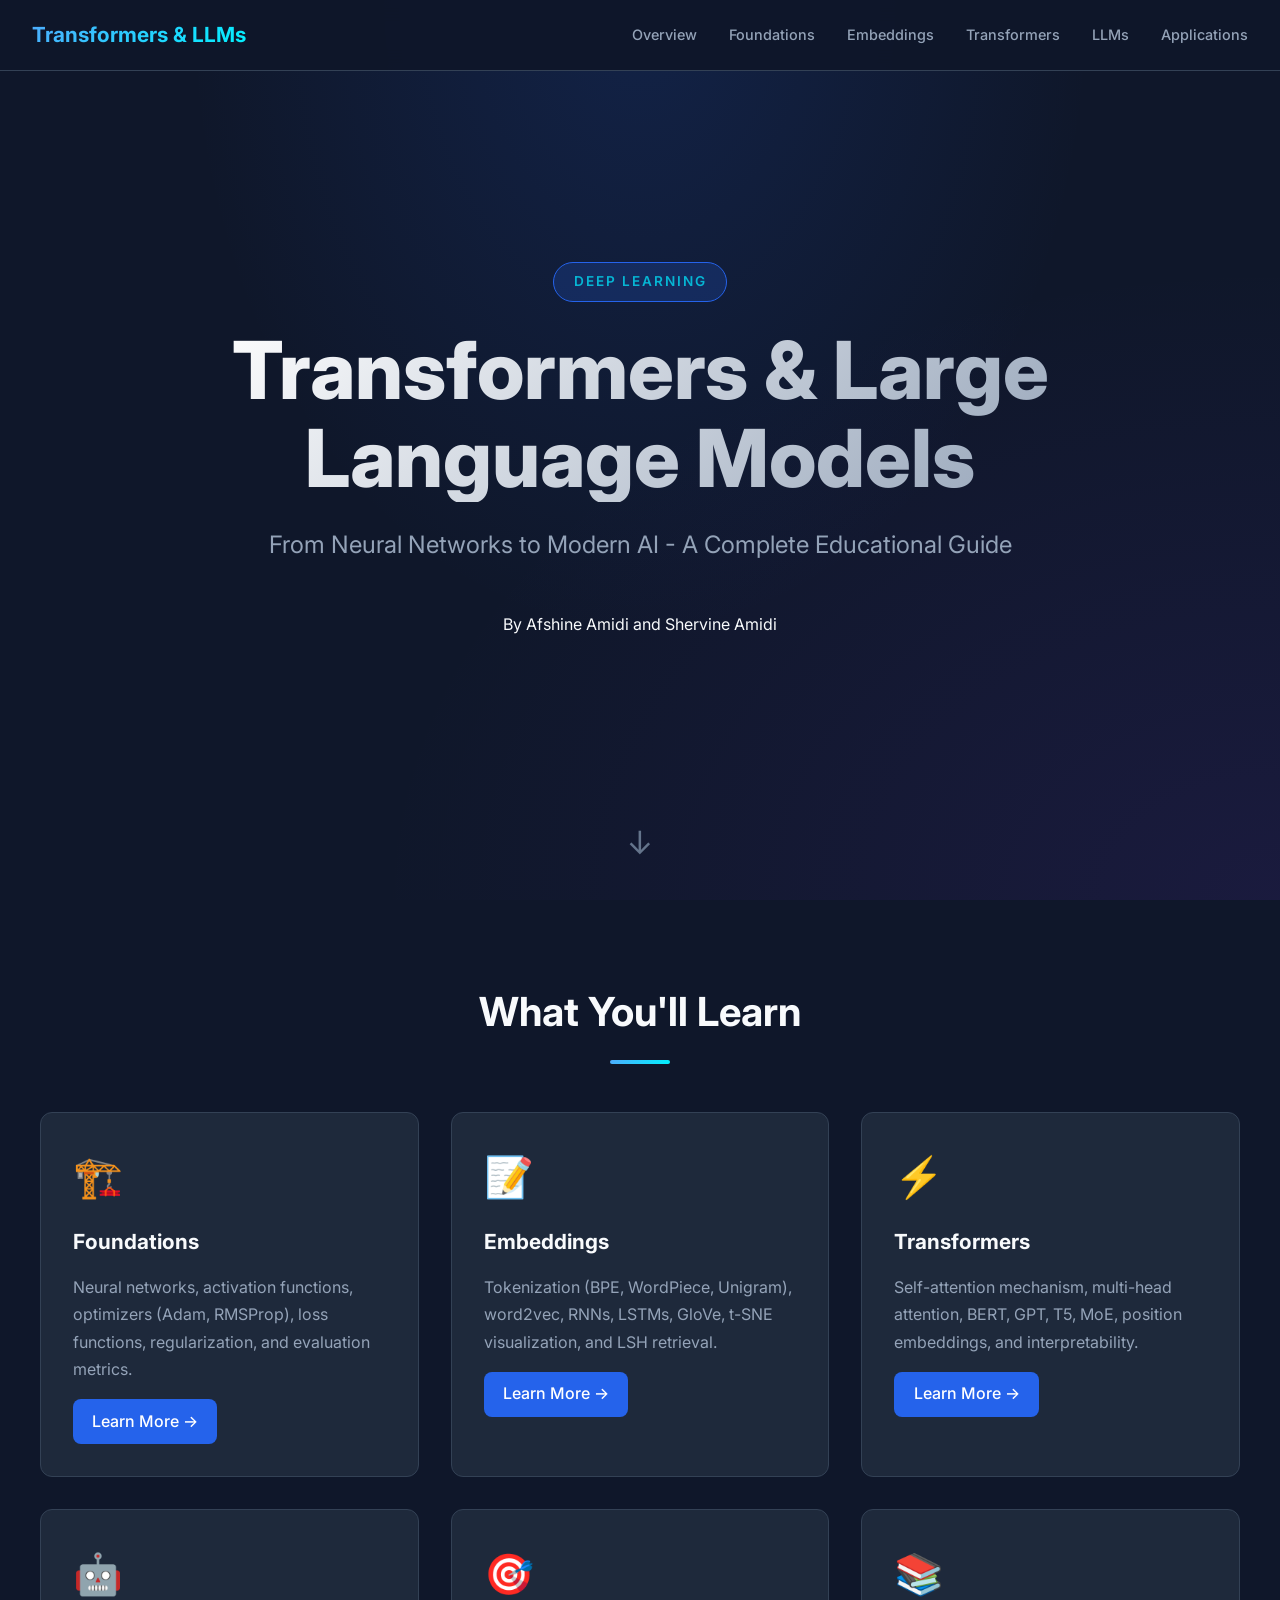
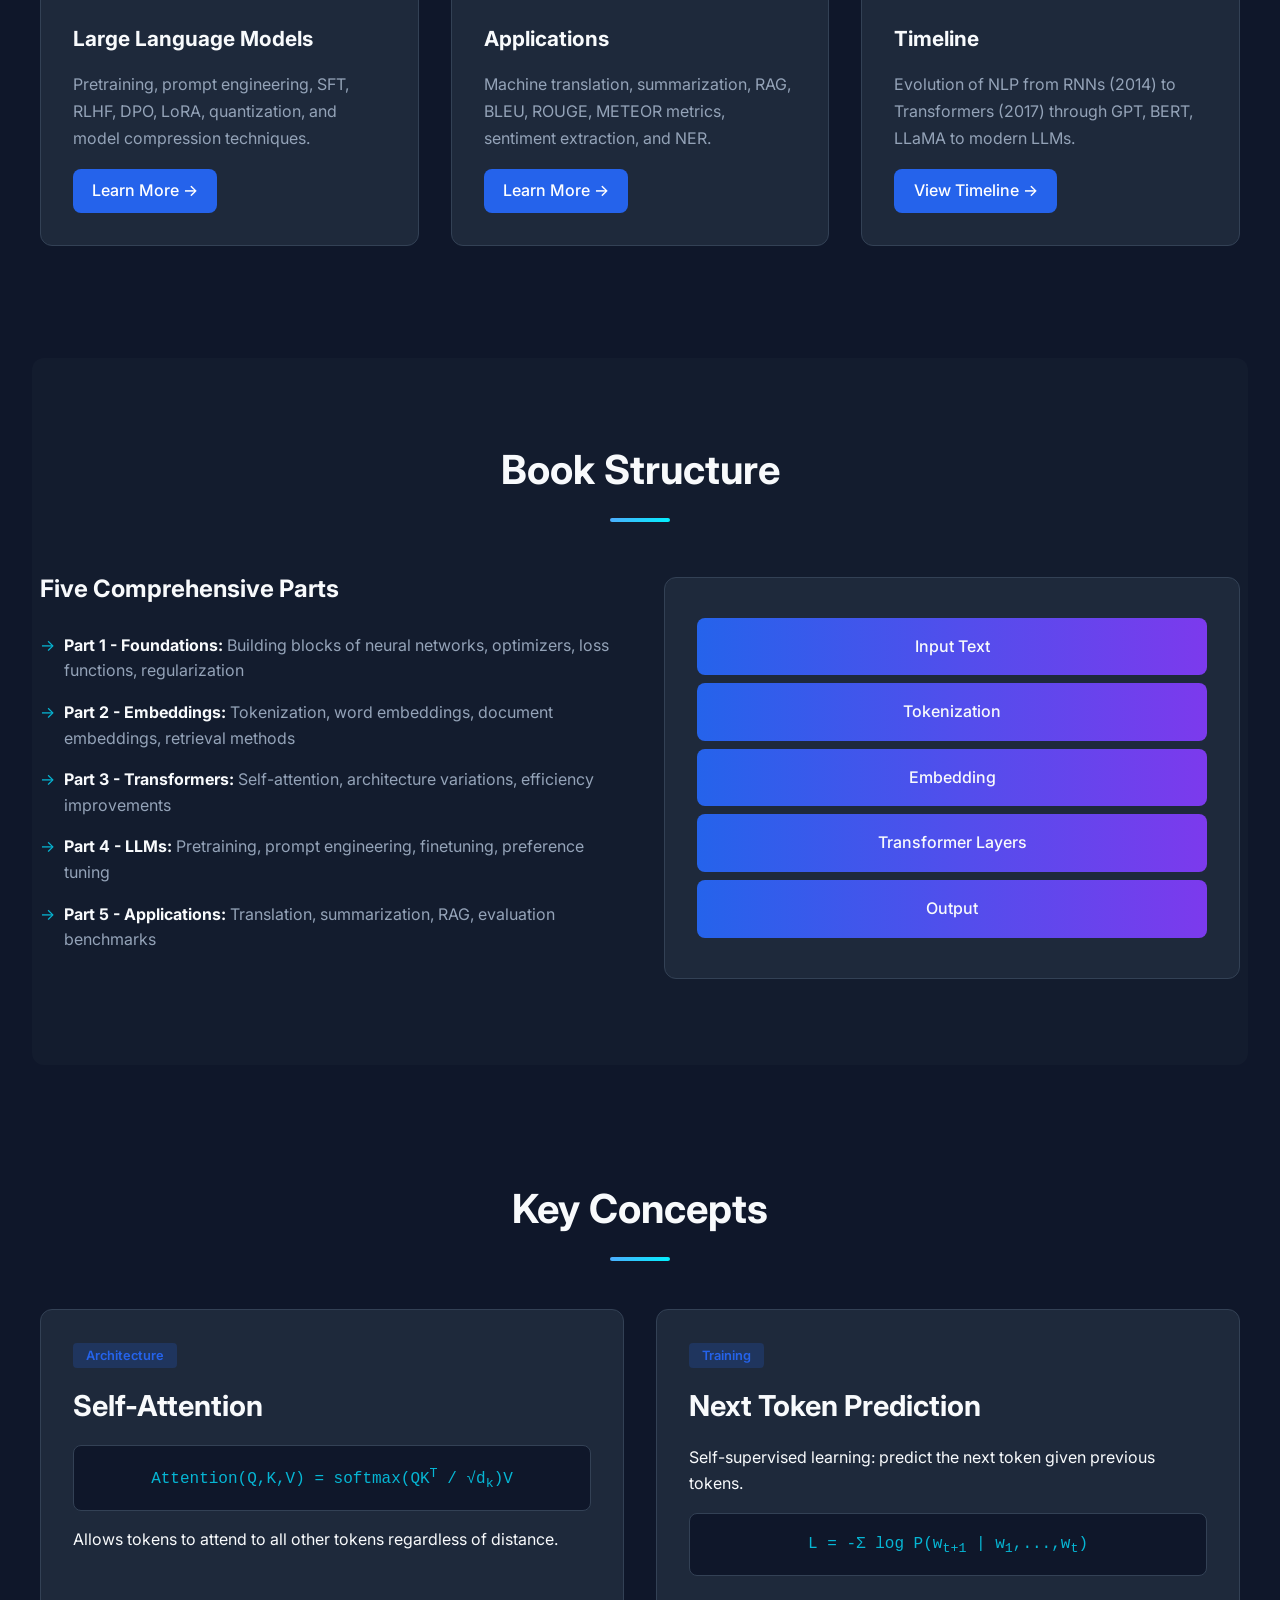
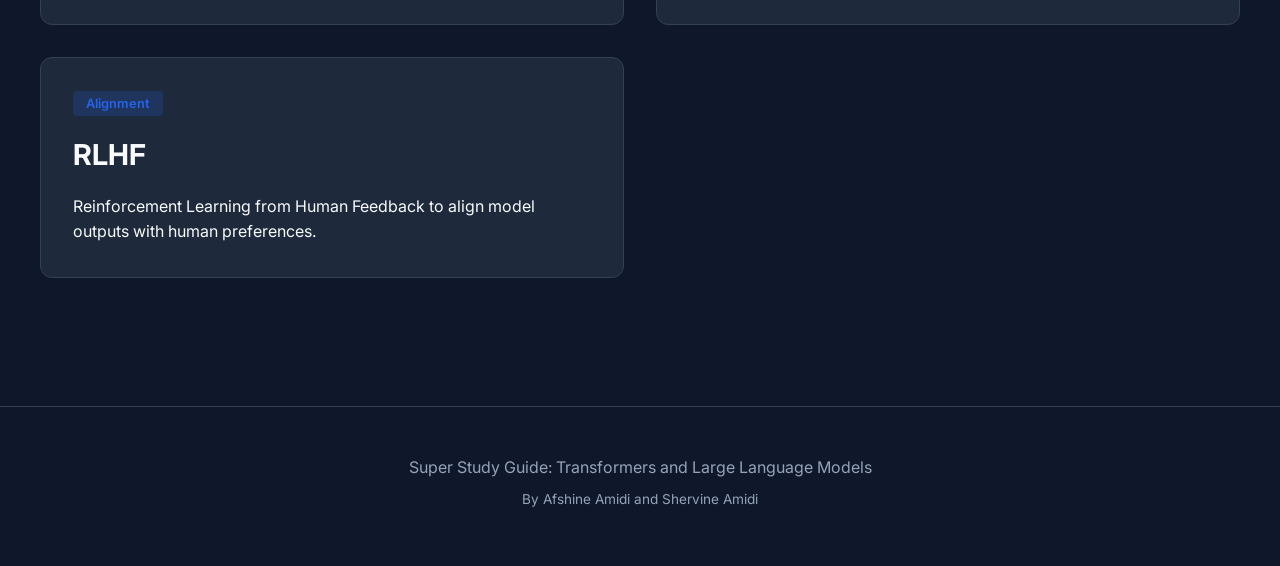
<file: books/LLM/index.html>
<!DOCTYPE html>
<html lang="en">
<head>
    <meta charset="UTF-8">
    <meta name="viewport" content="width=device-width, initial-scale=1.0">
    <title>Transformers & Large Language Models - Complete Guide</title>
    <link rel="stylesheet" href="styles.css">
    <link href="https://fonts.googleapis.com/css2?family=Inter:wght@400;500;600;700&display=swap" rel="stylesheet">
</head>
<body>
    <nav class="navbar">
        <div class="nav-content">
            <h1>Transformers & LLMs</h1>
            <button class="mobile-menu-btn" onclick="toggleMobileMenu()">☰</button>
            <ul class="nav-links">
                <li><a href="#overview">Overview</a></li>
                <li><a href="foundations.html">Foundations</a></li>
                <li><a href="embeddings.html">Embeddings</a></li>
                <li><a href="transformers.html">Transformers</a></li>
                <li><a href="llm.html">LLMs</a></li>
                <li><a href="applications.html">Applications</a></li>
            </ul>
        </div>
    </nav>

    <header class="hero">
        <div class="hero-content">
            <div class="badge">Deep Learning</div>
            <h1>Transformers & Large Language Models</h1>
            <p class="subtitle">From Neural Networks to Modern AI - A Complete Educational Guide</p>
            <p class="author">By Afshine Amidi and Shervine Amidi</p>
            <div class="scroll-indicator" onclick="scrollToContent()">↓</div>
        </div>
    </header>

    <main id="content">
        <section id="overview" class="section">
            <div class="container">
                <h2 class="section-title">What You'll Learn</h2>
                <div class="card-grid">
                    <div class="card">
                        <div class="card-icon">🏗️</div>
                        <h3>Foundations</h3>
                        <p>Neural networks, activation functions, optimizers (Adam, RMSProp), loss functions, regularization, and evaluation metrics.</p>
                        <a href="foundations.html" class="btn">Learn More →</a>
                    </div>
                    <div class="card">
                        <div class="card-icon">📝</div>
                        <h3>Embeddings</h3>
                        <p>Tokenization (BPE, WordPiece, Unigram), word2vec, RNNs, LSTMs, GloVe, t-SNE visualization, and LSH retrieval.</p>
                        <a href="embeddings.html" class="btn">Learn More →</a>
                    </div>
                    <div class="card">
                        <div class="card-icon">⚡</div>
                        <h3>Transformers</h3>
                        <p>Self-attention mechanism, multi-head attention, BERT, GPT, T5, MoE, position embeddings, and interpretability.</p>
                        <a href="transformers.html" class="btn">Learn More →</a>
                    </div>
                    <div class="card">
                        <div class="card-icon">🤖</div>
                        <h3>Large Language Models</h3>
                        <p>Pretraining, prompt engineering, SFT, RLHF, DPO, LoRA, quantization, and model compression techniques.</p>
                        <a href="llm.html" class="btn">Learn More →</a>
                    </div>
                    <div class="card">
                        <div class="card-icon">🎯</div>
                        <h3>Applications</h3>
                        <p>Machine translation, summarization, RAG, BLEU, ROUGE, METEOR metrics, sentiment extraction, and NER.</p>
                        <a href="applications.html" class="btn">Learn More →</a>
                    </div>
                    <div class="card">
                        <div class="card-icon">📚</div>
                        <h3>Timeline</h3>
                        <p>Evolution of NLP from RNNs (2014) to Transformers (2017) through GPT, BERT, LLaMA to modern LLMs.</p>
                        <a href="transformers.html#timeline" class="btn">View Timeline →</a>
                    </div>
                </div>
            </div>
        </section>

        <section class="section alt-bg">
            <div class="container">
                <h2 class="section-title">Book Structure</h2>
                <div class="content-block">
                    <div class="text-content">
                        <h3>Five Comprehensive Parts</h3>
                        <ul class="feature-list">
                            <li><strong>Part 1 - Foundations:</strong> Building blocks of neural networks, optimizers, loss functions, regularization</li>
                            <li><strong>Part 2 - Embeddings:</strong> Tokenization, word embeddings, document embeddings, retrieval methods</li>
                            <li><strong>Part 3 - Transformers:</strong> Self-attention, architecture variations, efficiency improvements</li>
                            <li><strong>Part 4 - LLMs:</strong> Pretraining, prompt engineering, finetuning, preference tuning</li>
                            <li><strong>Part 5 - Applications:</strong> Translation, summarization, RAG, evaluation benchmarks</li>
                        </ul>
                    </div>
                    <div class="visual-content">
                        <div class="architecture-diagram">
                            <div class="layer-block input-layer">Input Text</div>
                            <div class="layer-block">Tokenization</div>
                            <div class="layer-block attention">Embedding</div>
                            <div class="layer-block feedforward">Transformer Layers</div>
                            <div class="layer-block">Output</div>
                        </div>
                    </div>
                </div>
            </div>
        </section>

        <section class="section">
            <div class="container">
                <h2 class="section-title">Key Concepts</h2>
                <div class="model-comparison">
                    <div class="model-card">
                        <div class="model-header"><span class="model-tag">Architecture</span></div>
                        <h3>Self-Attention</h3>
                        <div class="formula">
                            <code>Attention(Q,K,V) = softmax(QK<sup>T</sup> / √d<sub>k</sub>)V</code>
                        </div>
                        <p>Allows tokens to attend to all other tokens regardless of distance.</p>
                    </div>
                    <div class="model-card">
                        <div class="model-header"><span class="model-tag">Training</span></div>
                        <h3>Next Token Prediction</h3>
                        <p>Self-supervised learning: predict the next token given previous tokens.</p>
                        <div class="formula">
                            <code>L = -Σ log P(w<sub>t+1</sub> | w<sub>1</sub>,...,w<sub>t</sub>)</code>
                        </div>
                    </div>
                    <div class="model-card">
                        <div class="model-header"><span class="model-tag">Alignment</span></div>
                        <h3>RLHF</h3>
                        <p>Reinforcement Learning from Human Feedback to align model outputs with human preferences.</p>
                    </div>
                </div>
            </div>
        </section>
    </main>

    <footer class="footer">
        <div class="container">
            <p>Super Study Guide: Transformers and Large Language Models</p>
            <p class="footer-note">By Afshine Amidi and Shervine Amidi</p>
        </div>
    </footer>

    <script src="script.js"></script>
</body>
</html>
</file>
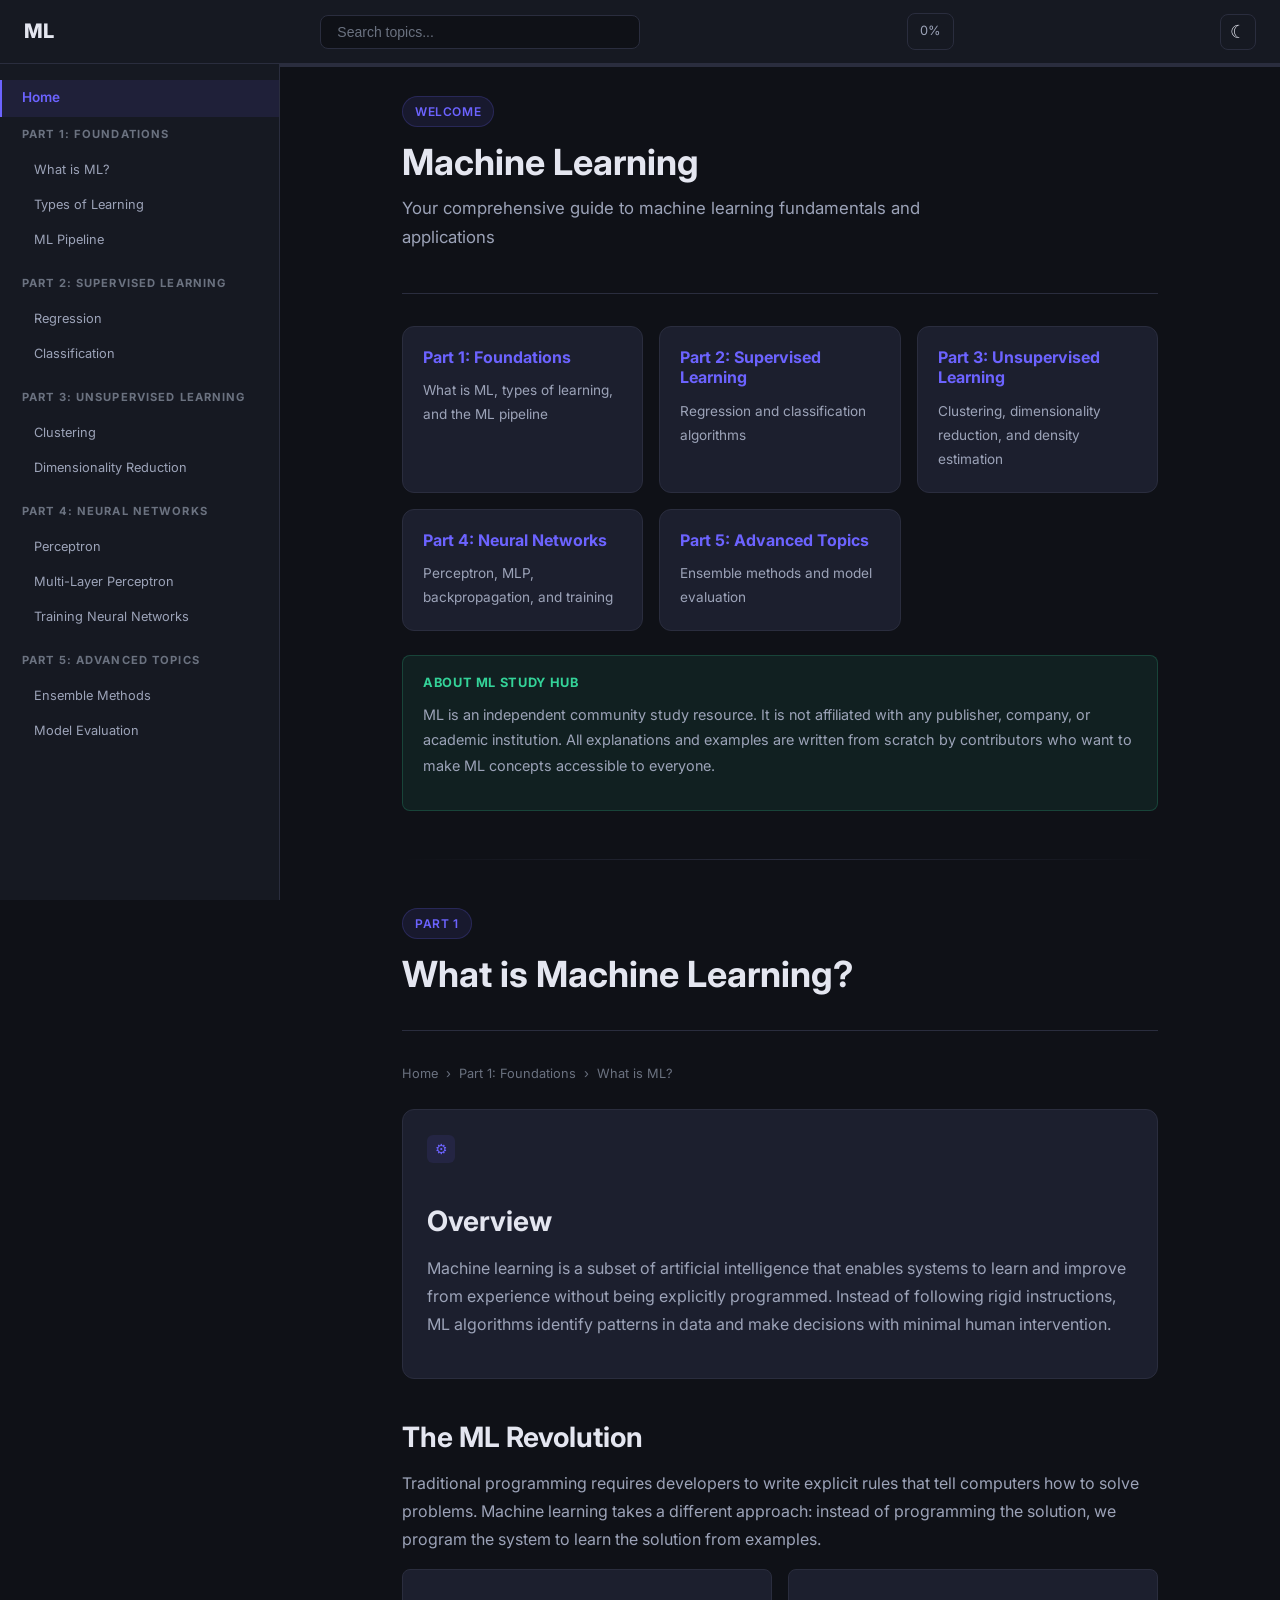
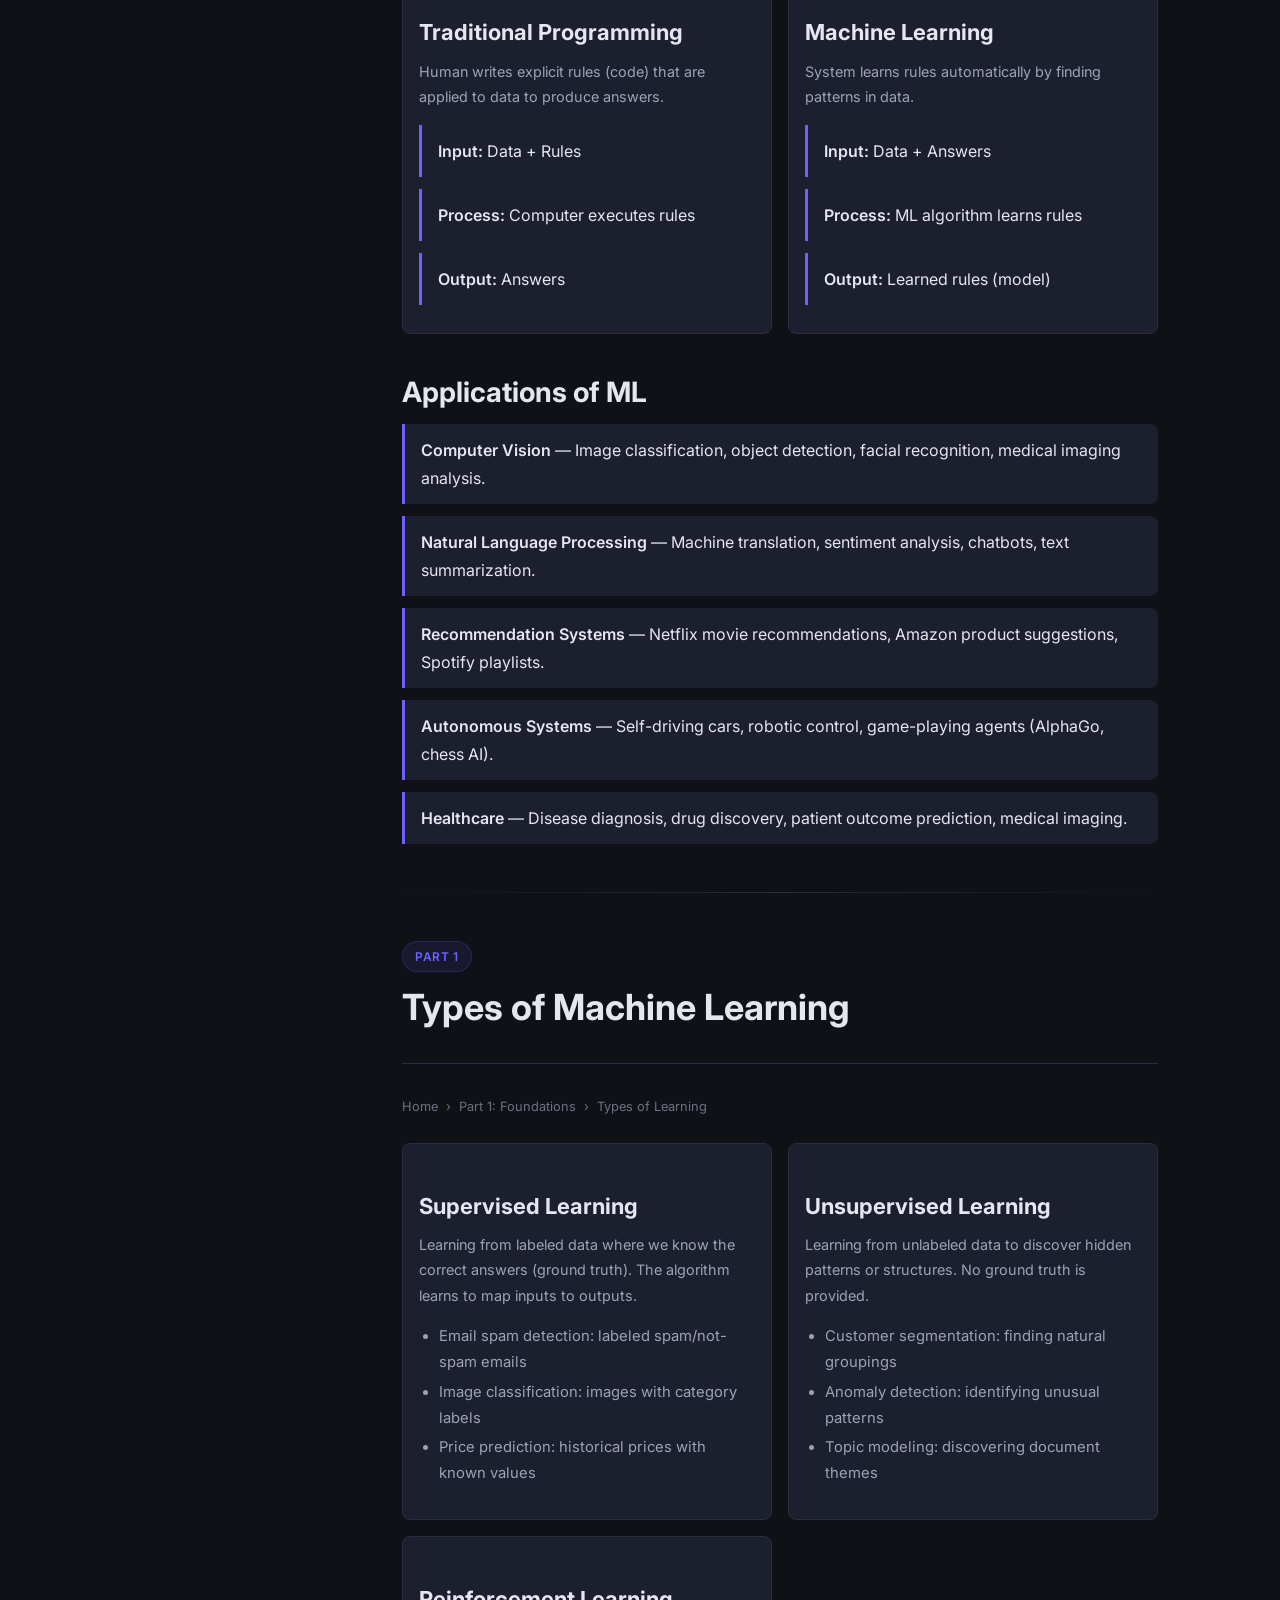
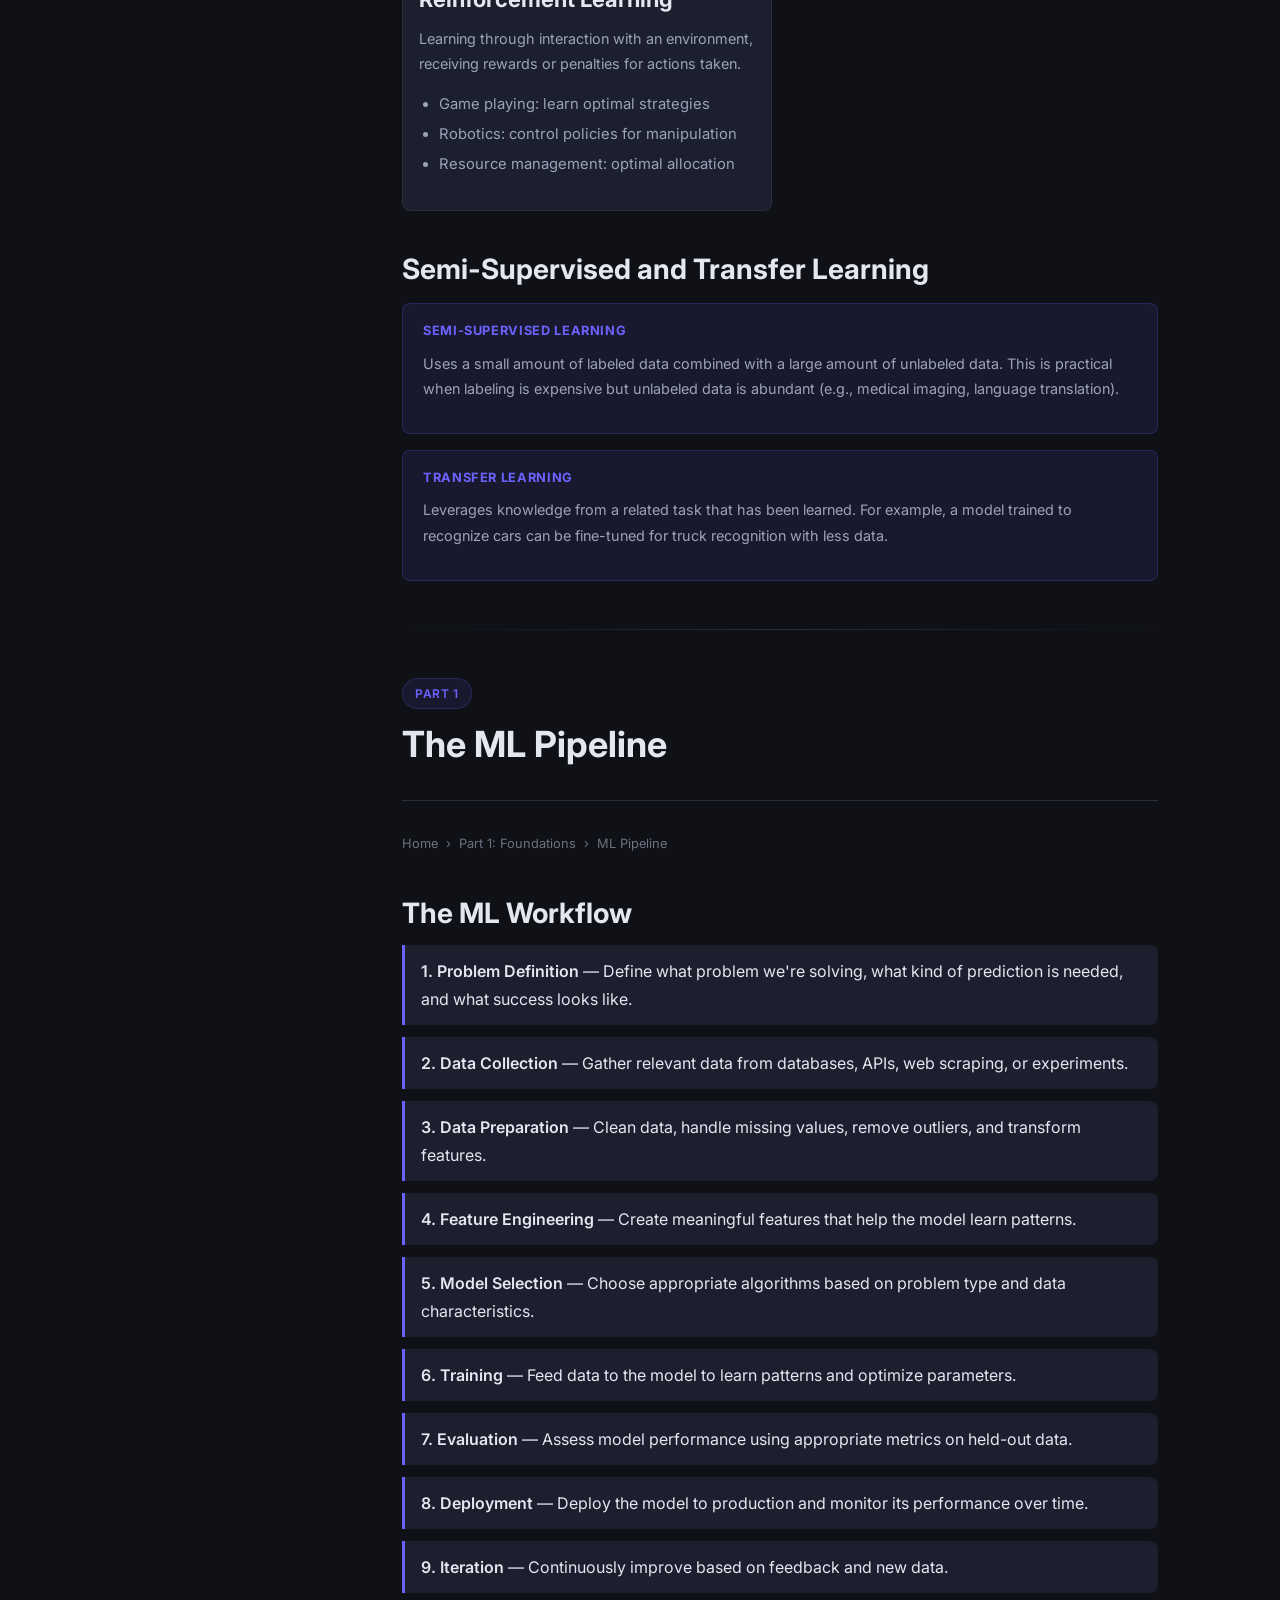
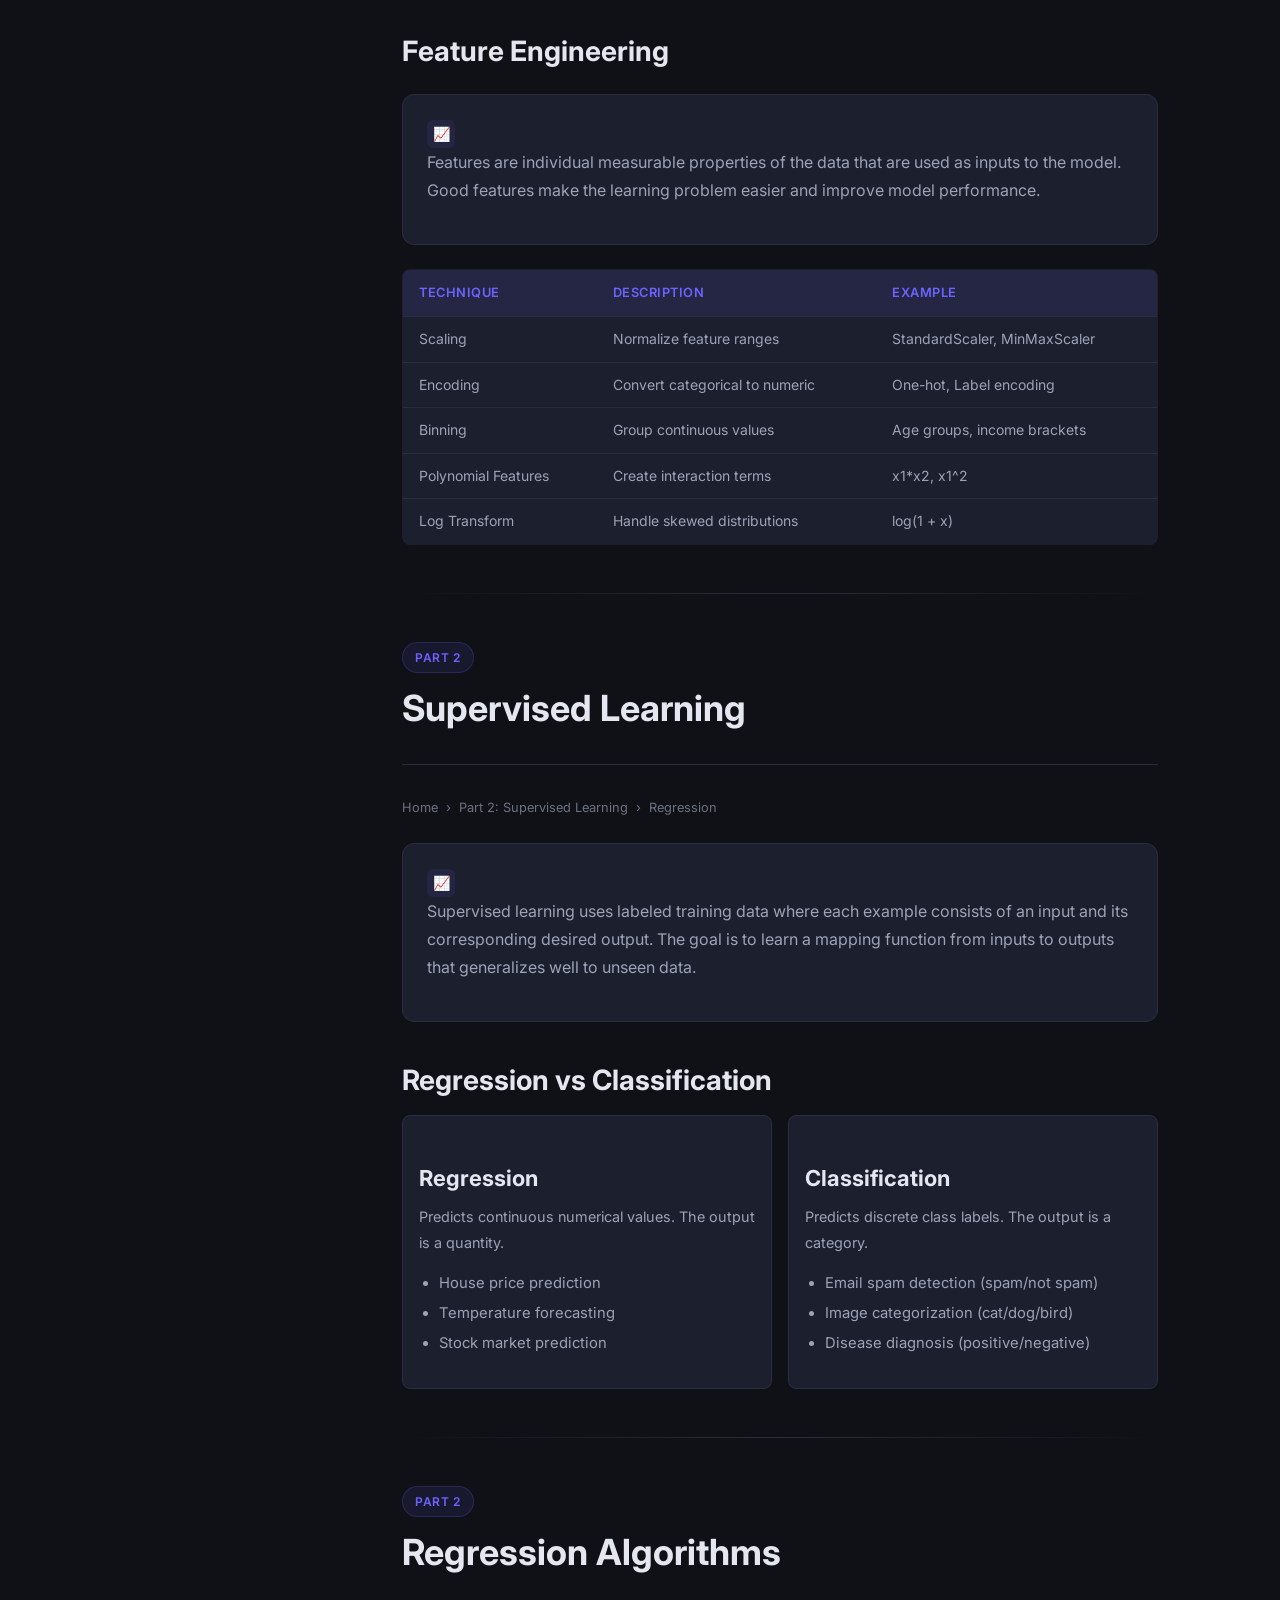
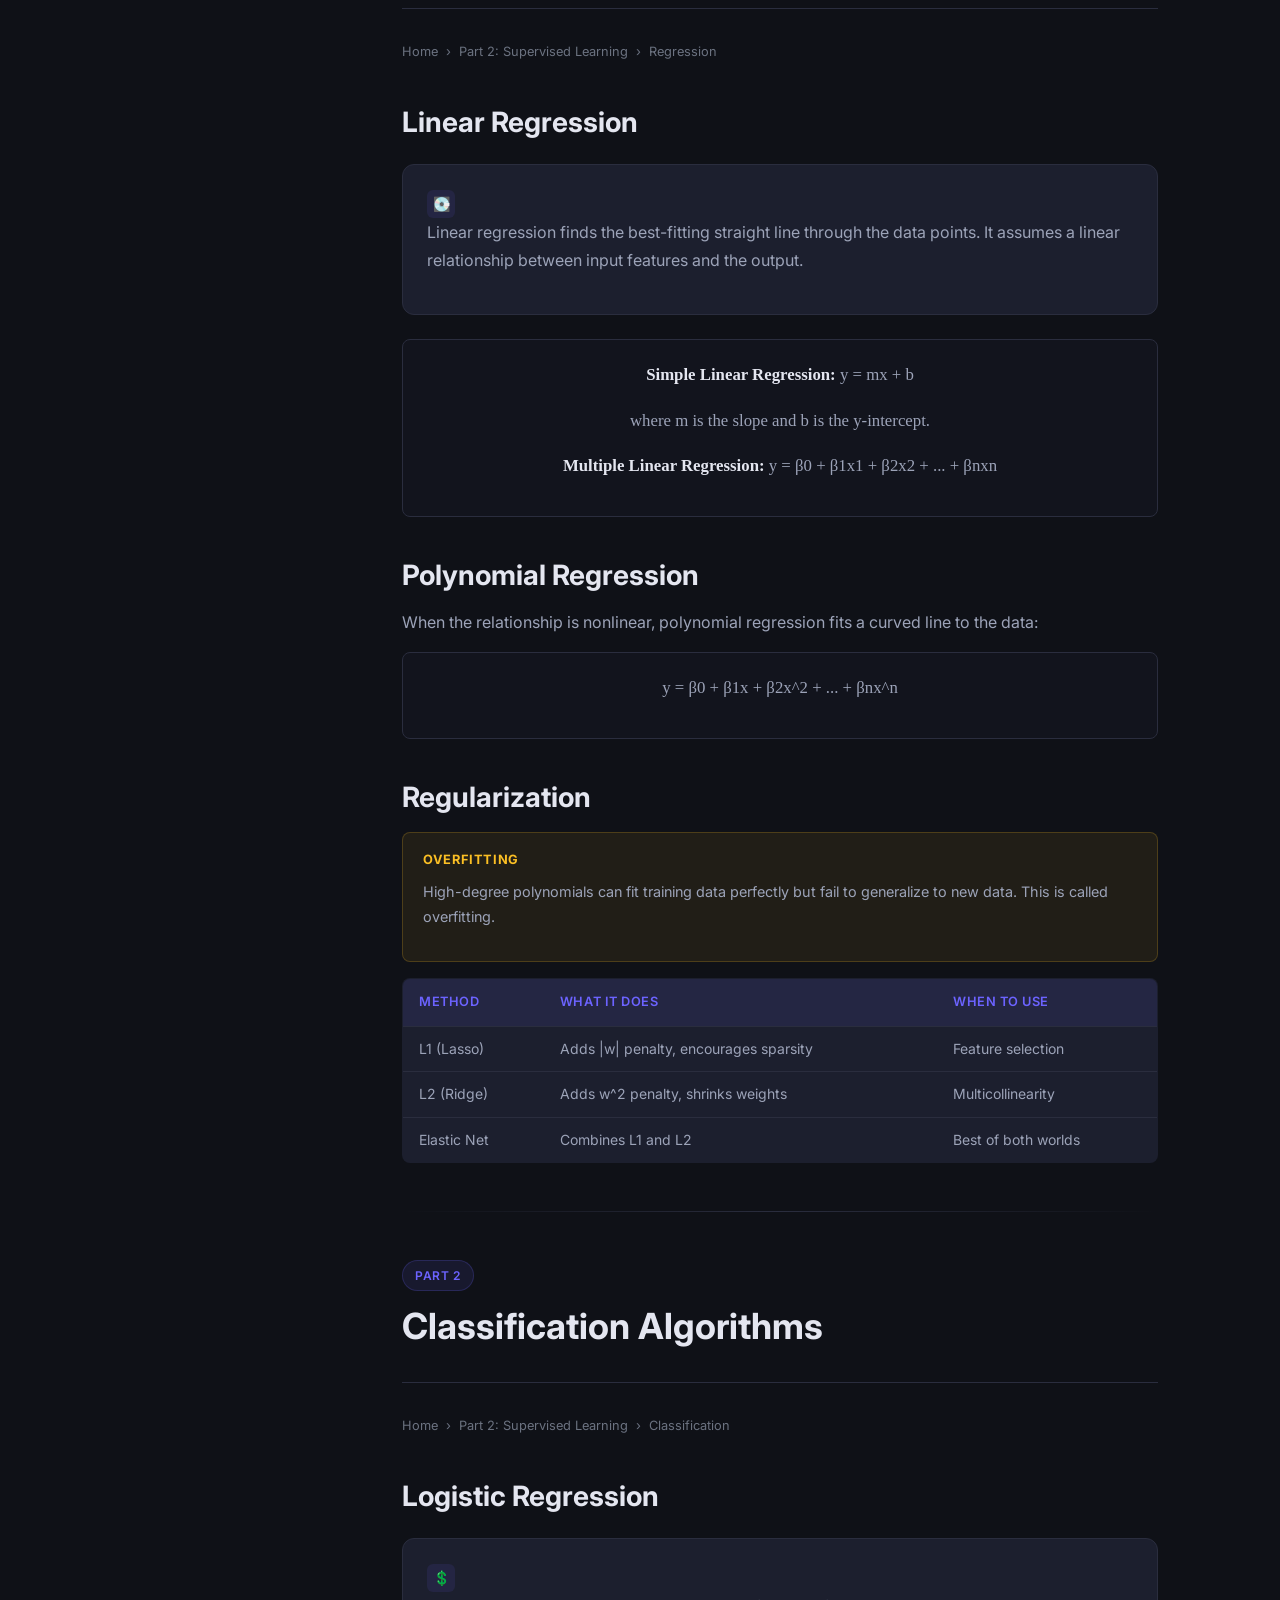
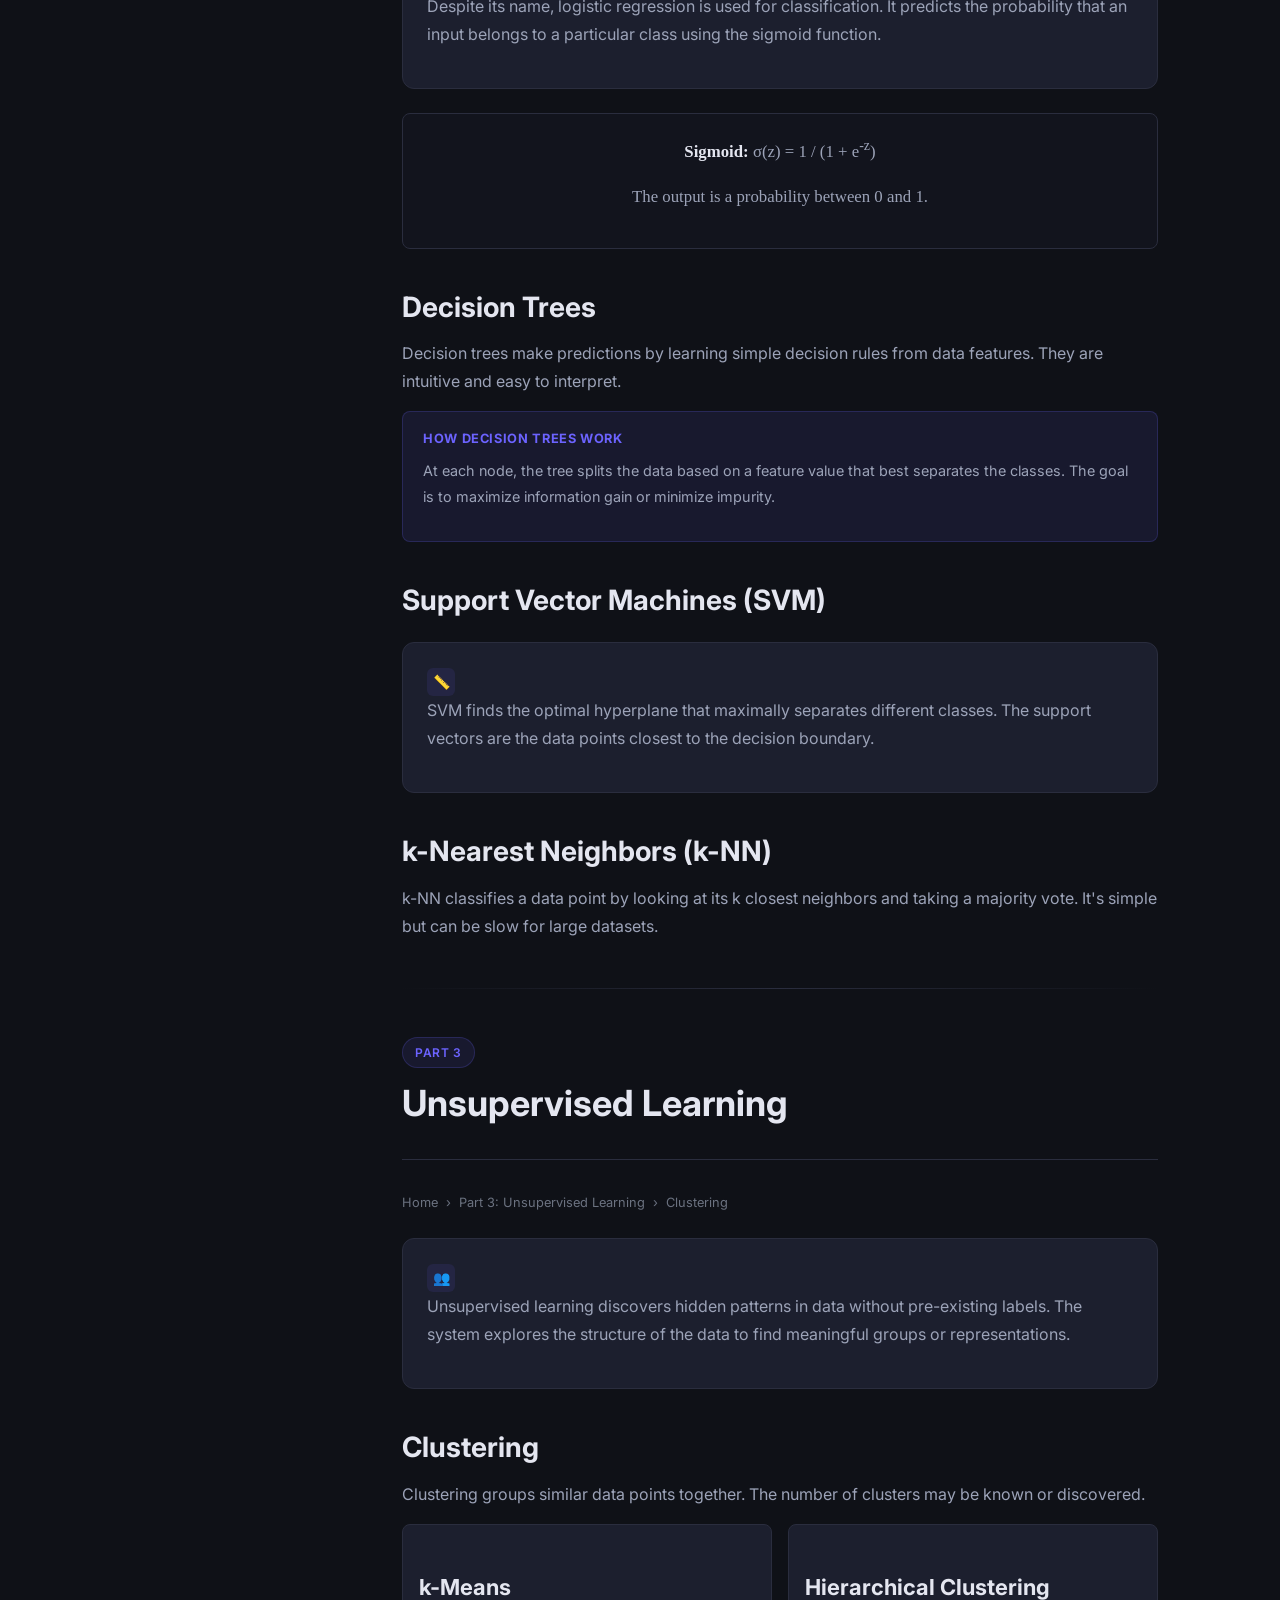
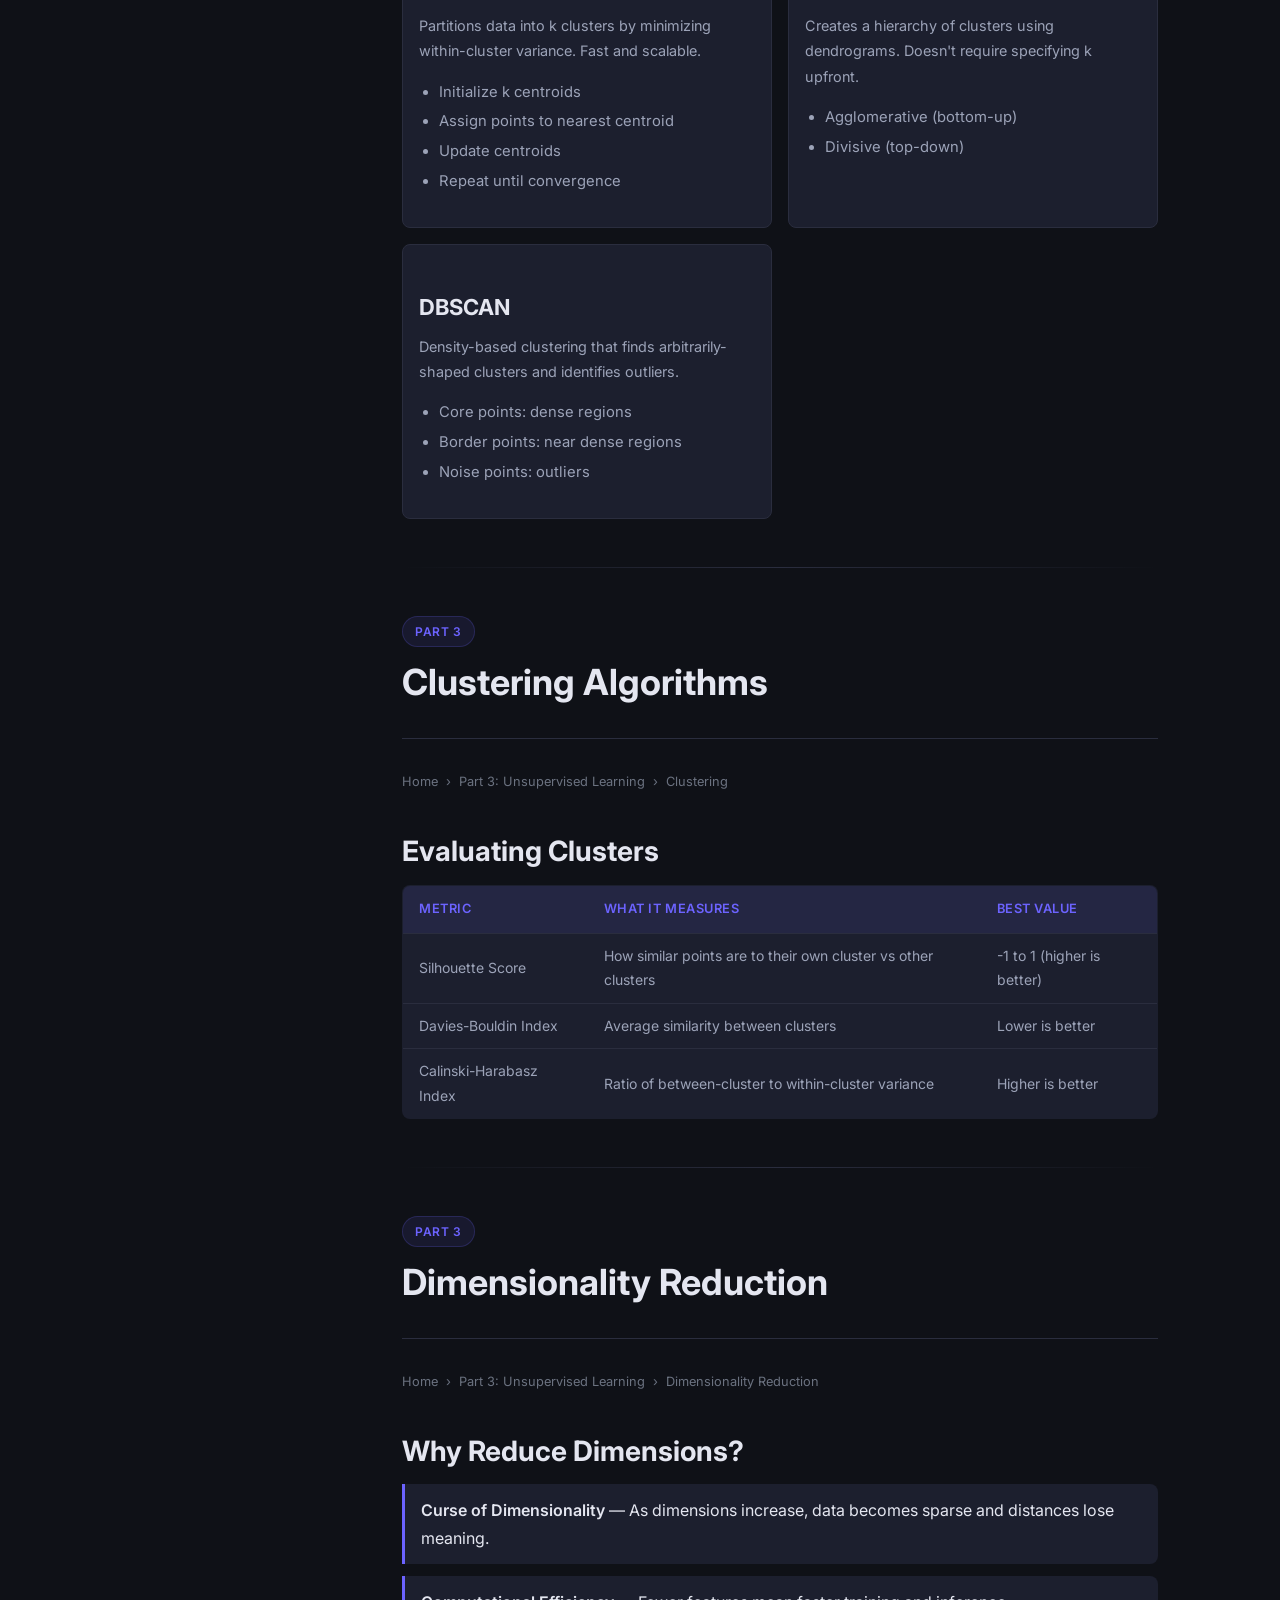
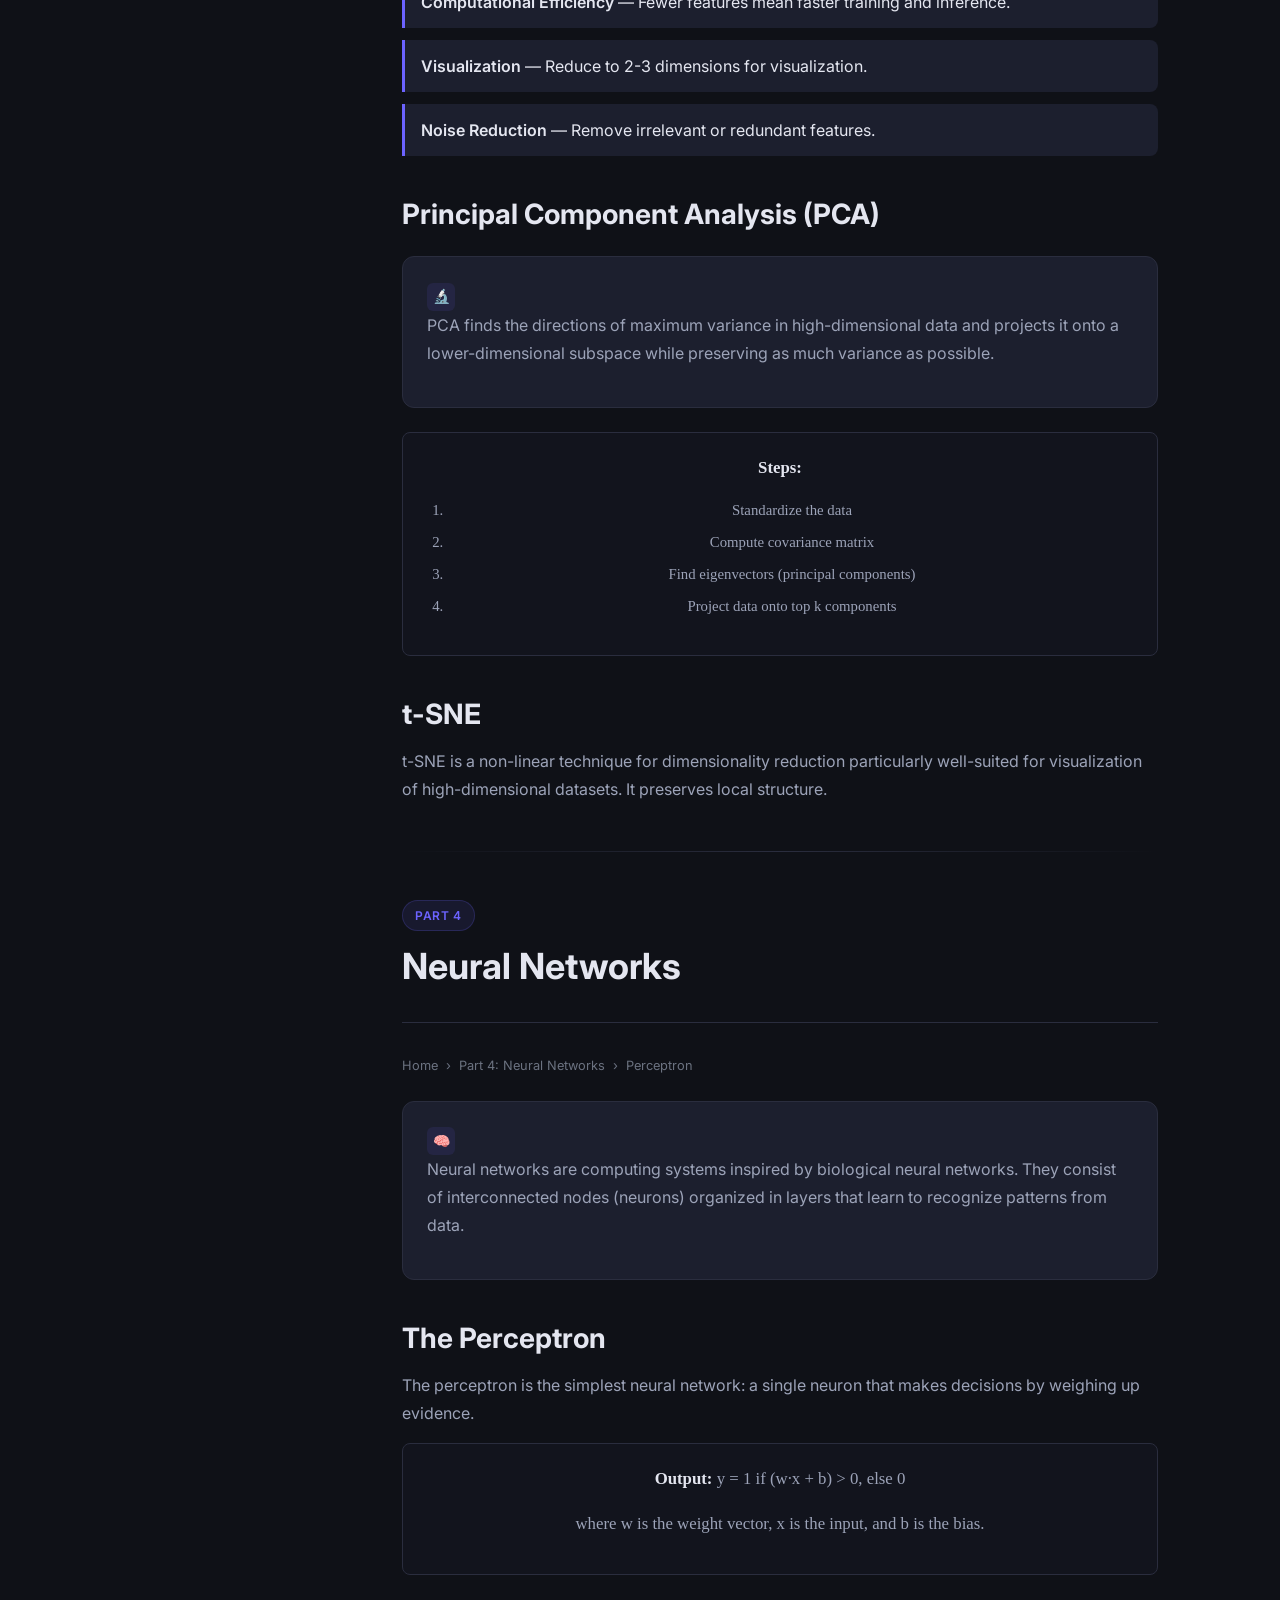
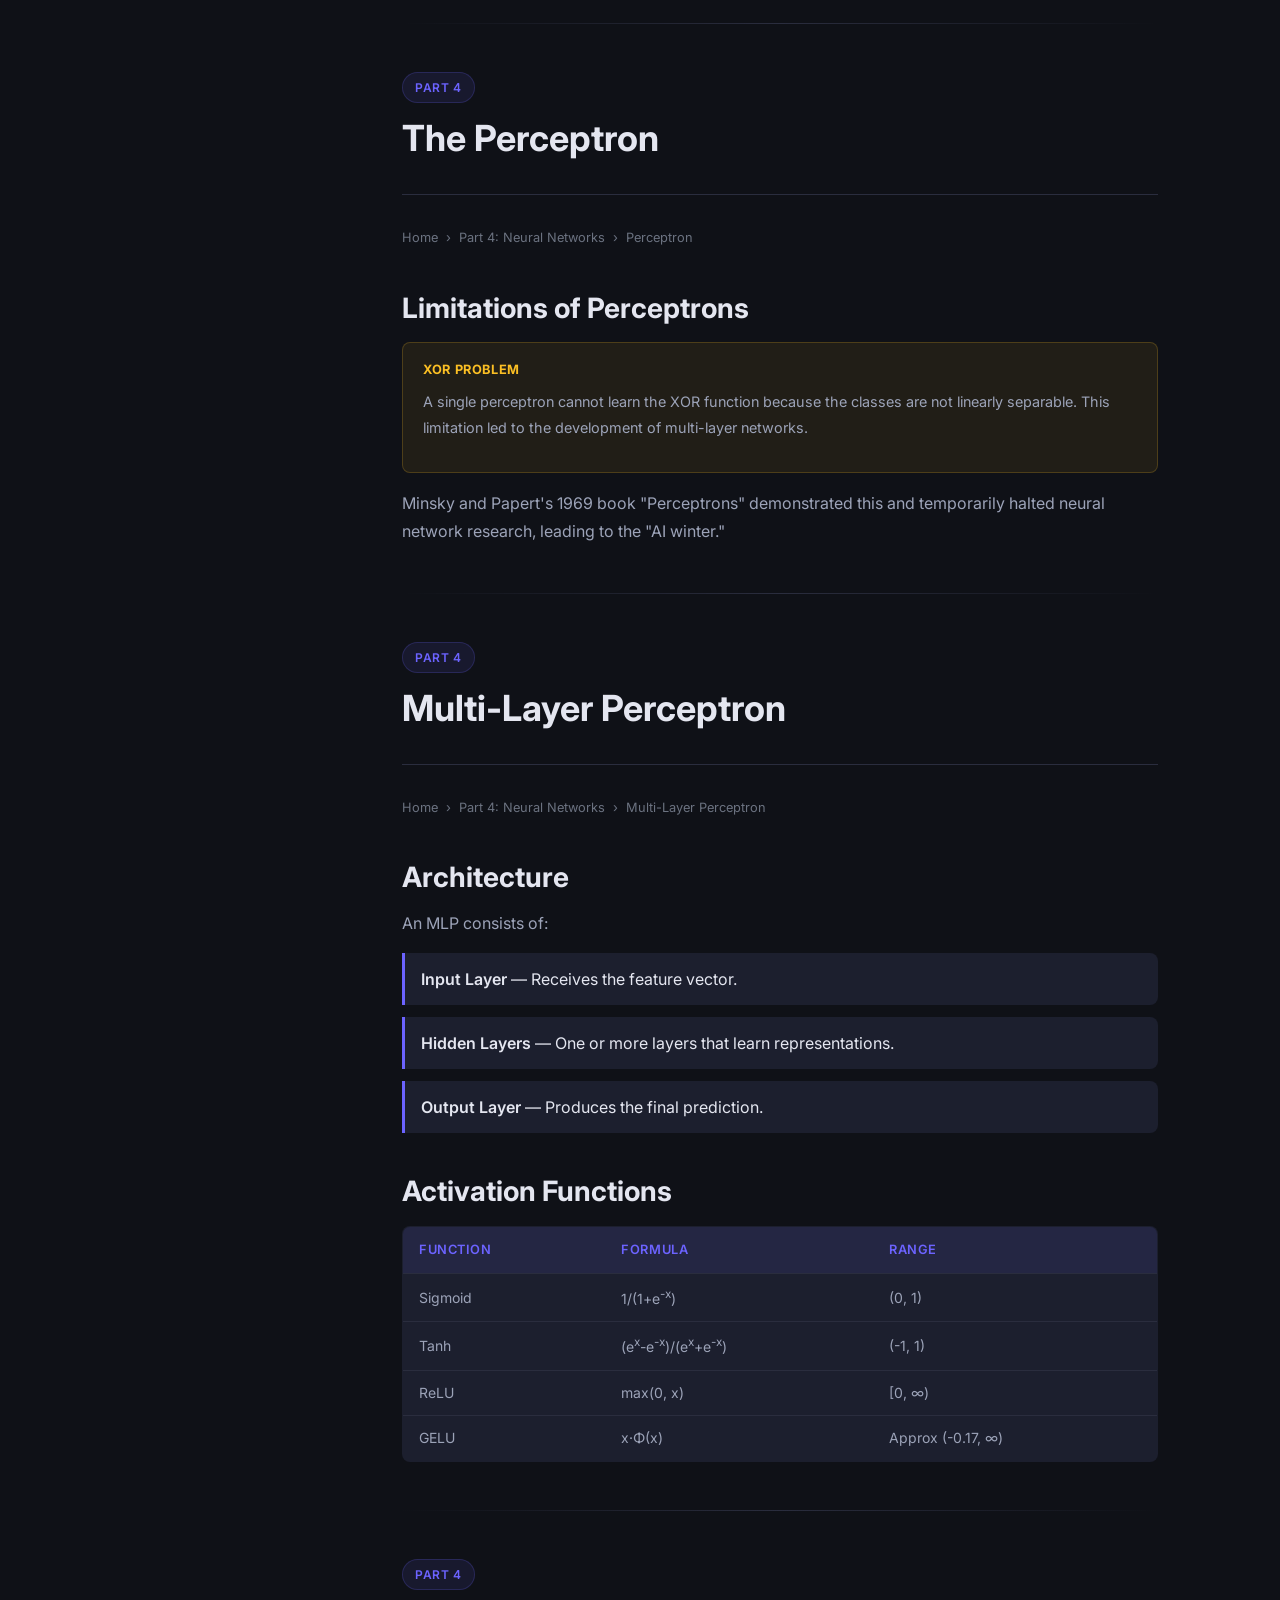
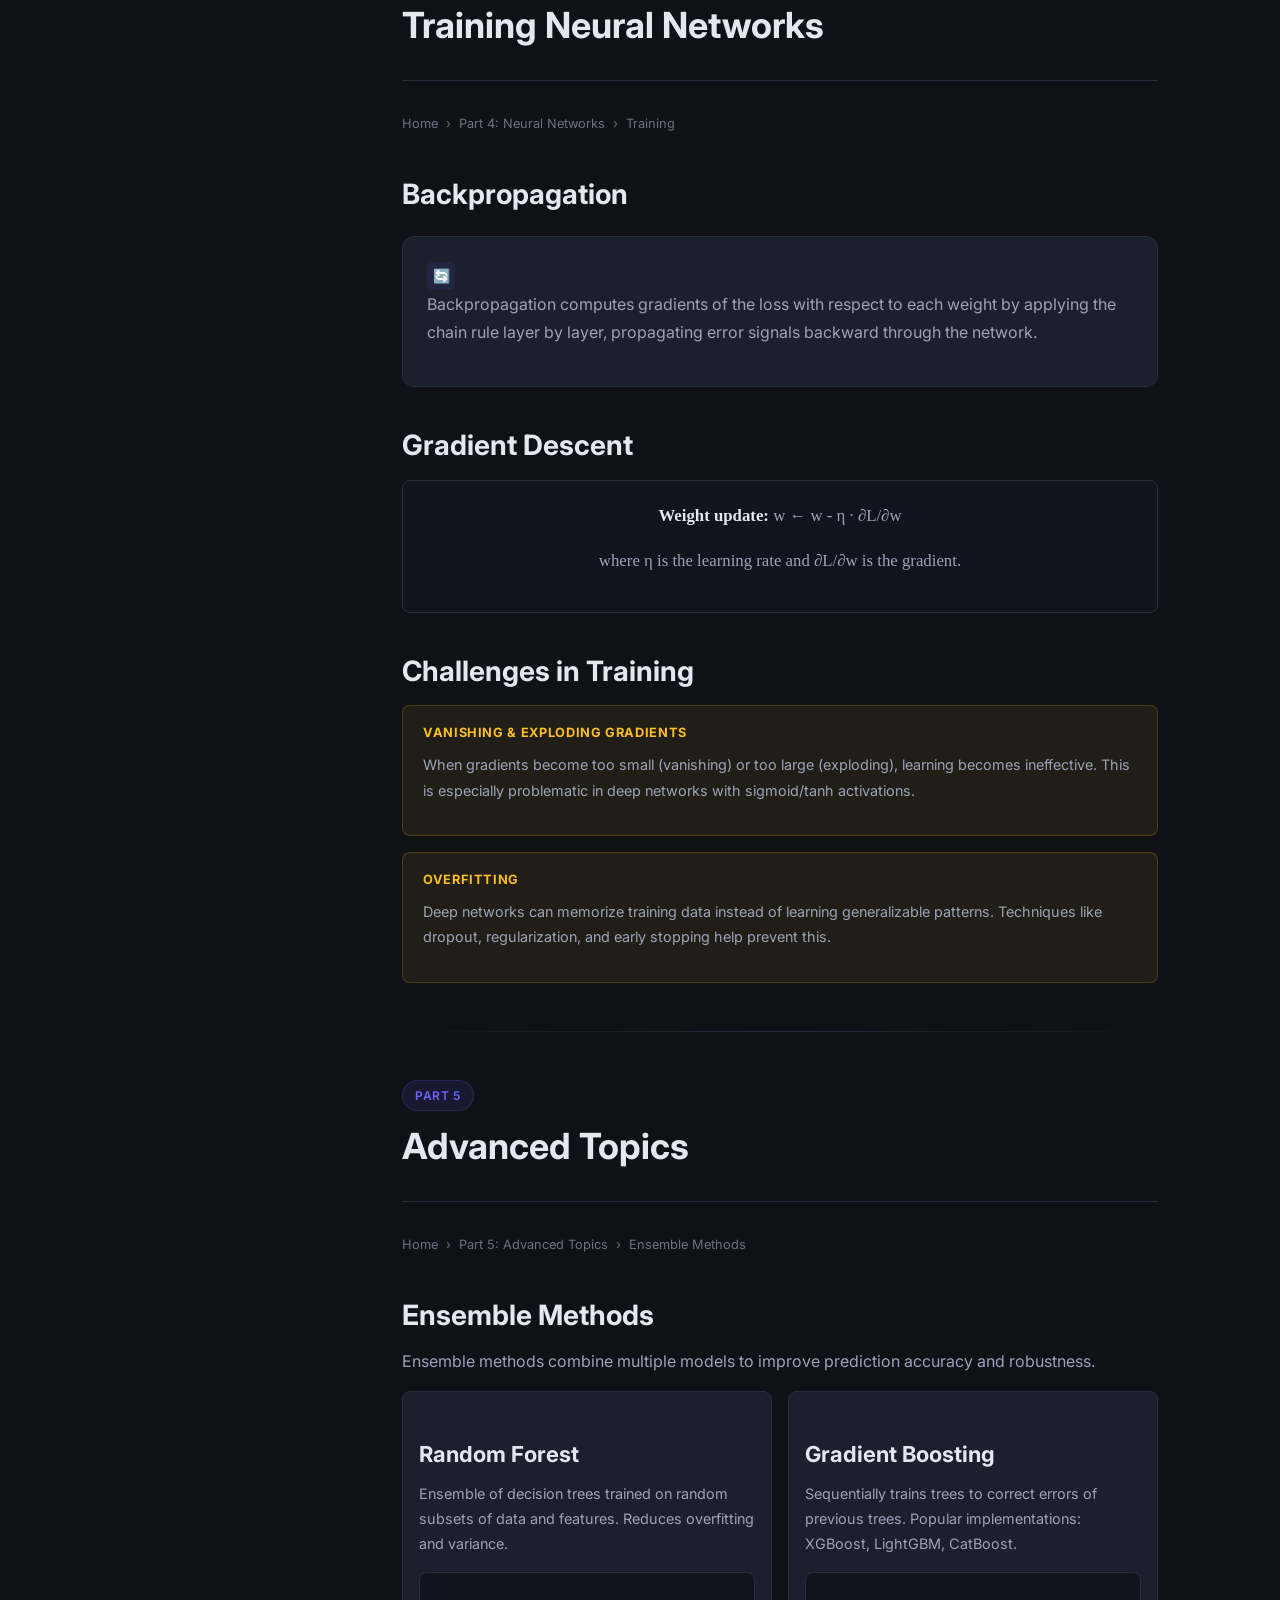
<file: books/ML/index.html>
<!DOCTYPE html>
<html lang="en" data-theme="dark">
<head>
 <meta charset="UTF-8">
 <meta name="viewport" content="width=device-width, initial-scale=1.0">
 <title>ML - Machine Learning Study Hub</title>
 <meta name="description" content="A free, community-driven study resource for understanding machine learning concepts, algorithms, and applications.">
 <link rel="preconnect" href="https://fonts.googleapis.com">
 <link href="https://fonts.googleapis.com/css2?family=Inter:wght@400;500;600;700;800&family=JetBrains+Mono:wght@400;500&display=swap" rel="stylesheet">
 <link rel="stylesheet" href="style.css">
</head>
<body>
 <header class="site-header">
 <button class="menu-toggle" aria-label="Toggle menu">&#9776;</button>
 <div class="logo">ML</div>
 <div class="search-box">
 <input type="text" placeholder="Search topics..." aria-label="Search topics">
 </div>
 <div class="progress-display">0%</div>
 <button class="theme-toggle" aria-label="Toggle theme">&#9790;</button>
 </header>
 <div class="progress-bar-container">
 <div class="progress-bar" style="width:0%"></div>
 </div>
 <aside class="sidebar">
 <nav>
 <a href="#home" class="nav-link active" data-section="home">Home</a>
 <div class="nav-group">
 <a href="#s1-intro" class="nav-link" data-section="s1-intro">Part 1: Foundations</a>
 <a href="#s1-intro" class="nav-link sub" data-section="s1-intro">What is ML?</a>
 <a href="#s1-types" class="nav-link sub" data-section="s1-types">Types of Learning</a>
 <a href="#s1-pipeline" class="nav-link sub" data-section="s1-pipeline">ML Pipeline</a>
 </div>
 <div class="nav-group">
 <a href="#s2-supervised" class="nav-link" data-section="s2-supervised">Part 2: Supervised Learning</a>
 <a href="#s2-regression" class="nav-link sub" data-section="s2-regression">Regression</a>
 <a href="#s2-classification" class="nav-link sub" data-section="s2-classification">Classification</a>
 </div>
 <div class="nav-group">
 <a href="#s3-unsupervised" class="nav-link" data-section="s3-unsupervised">Part 3: Unsupervised Learning</a>
 <a href="#s3-clustering" class="nav-link sub" data-section="s3-clustering">Clustering</a>
 <a href="#s3-dim-reduction" class="nav-link sub" data-section="s3-dim-reduction">Dimensionality Reduction</a>
 </div>
 <div class="nav-group">
 <a href="#s4-nn" class="nav-link" data-section="s4-nn">Part 4: Neural Networks</a>
 <a href="#s4-perceptron" class="nav-link sub" data-section="s4-perceptron">Perceptron</a>
 <a href="#s4-mlp" class="nav-link sub" data-section="s4-mlp">Multi-Layer Perceptron</a>
 <a href="#s4-training" class="nav-link sub" data-section="s4-training">Training Neural Networks</a>
 </div>
 <div class="nav-group">
 <a href="#s5-advanced" class="nav-link" data-section="s5-advanced">Part 5: Advanced Topics</a>
 <a href="#s5-ensemble" class="nav-link sub" data-section="s5-ensemble">Ensemble Methods</a>
 <a href="#s5-evaluation" class="nav-link sub" data-section="s5-evaluation">Model Evaluation</a>
 </div>
 </nav>
 </aside>
 <div class="mobile-overlay"></div>
 <main>
 <div class="content">

 <section id="home" class="section" data-section="home" data-searchable>
 <div class="chapter-header">
 <span class="section-badge">Welcome</span>
 <h1>Machine Learning</h1>
 <p>Your comprehensive guide to machine learning fundamentals and applications</p>
 </div>
 <div class="topic-nav">
 <a href="#s1-intro" class="topic-card" data-section="s1-intro">
 <h3>Part 1: Foundations</h3>
 <p>What is ML, types of learning, and the ML pipeline</p>
 </a>
 <a href="#s2-supervised" class="topic-card" data-section="s2-supervised">
 <h3>Part 2: Supervised Learning</h3>
 <p>Regression and classification algorithms</p>
 </a>
 <a href="#s3-unsupervised" class="topic-card" data-section="s3-unsupervised">
 <h3>Part 3: Unsupervised Learning</h3>
 <p>Clustering, dimensionality reduction, and density estimation</p>
 </a>
 <a href="#s4-nn" class="topic-card" data-section="s4-nn">
 <h3>Part 4: Neural Networks</h3>
 <p>Perceptron, MLP, backpropagation, and training</p>
 </a>
 <a href="#s5-advanced" class="topic-card" data-section="s5-advanced">
 <h3>Part 5: Advanced Topics</h3>
 <p>Ensemble methods and model evaluation</p>
 </a>
 </div>
 <div class="info-box tip">
 <div class="info-box-title">About ML Study Hub</div>
 <p>ML is an independent community study resource. It is not affiliated with any publisher, company, or academic institution. All explanations and examples are written from scratch by contributors who want to make ML concepts accessible to everyone.</p>
 </div>
 </section>

 <div class="section-divider"></div>

 <section id="s1-intro" class="section" data-section="s1-intro" data-searchable>
 <div class="chapter-header">
 <span class="section-badge">Part 1</span>
 <h1>What is Machine Learning?</h1>
 </div>
 <div class="breadcrumb">
 <a href="#home">Home</a> &rsaquo; <span>Part 1: Foundations</span> &rsaquo; <span>What is ML?</span>
 </div>

 <div class="concept-card">
 <div class="concept-icon">&#9881;</div>
 <h2>Overview</h2>
 <p>Machine learning is a subset of artificial intelligence that enables systems to learn and improve from experience without being explicitly programmed. Instead of following rigid instructions, ML algorithms identify patterns in data and make decisions with minimal human intervention.</p>
 </div>

 <h2>The ML Revolution</h2>
 <p>Traditional programming requires developers to write explicit rules that tell computers how to solve problems. Machine learning takes a different approach: instead of programming the solution, we program the system to learn the solution from examples.</p>
 <div class="comparison">
 <div class="comparison-card">
 <h3>Traditional Programming</h3>
 <p>Human writes explicit rules (code) that are applied to data to produce answers.</p>
 <div class="step-list">
 <div class="step"><strong>Input:</strong> Data + Rules</div>
 <div class="step"><strong>Process:</strong> Computer executes rules</div>
 <div class="step"><strong>Output:</strong> Answers</div>
 </div>
 </div>
 <div class="comparison-card">
 <h3>Machine Learning</h3>
 <p>System learns rules automatically by finding patterns in data.</p>
 <div class="step-list">
 <div class="step"><strong>Input:</strong> Data + Answers</div>
 <div class="step"><strong>Process:</strong> ML algorithm learns rules</div>
 <div class="step"><strong>Output:</strong> Learned rules (model)</div>
 </div>
 </div>
 </div>

 <h2>Applications of ML</h2>
 <div class="step-list">
 <div class="step"><strong>Computer Vision</strong> &mdash; Image classification, object detection, facial recognition, medical imaging analysis.</div>
 <div class="step"><strong>Natural Language Processing</strong> &mdash; Machine translation, sentiment analysis, chatbots, text summarization.</div>
 <div class="step"><strong>Recommendation Systems</strong> &mdash; Netflix movie recommendations, Amazon product suggestions, Spotify playlists.</div>
 <div class="step"><strong>Autonomous Systems</strong> &mdash; Self-driving cars, robotic control, game-playing agents (AlphaGo, chess AI).</div>
 <div class="step"><strong>Healthcare</strong> &mdash; Disease diagnosis, drug discovery, patient outcome prediction, medical imaging.</div>
 </div>
 </section>

 <div class="section-divider"></div>

 <section id="s1-types" class="section" data-section="s1-types" data-searchable>
 <div class="chapter-header">
 <span class="section-badge">Part 1</span>
 <h1>Types of Machine Learning</h1>
 </div>
 <div class="breadcrumb">
 <a href="#home">Home</a> &rsaquo; <span>Part 1: Foundations</span> &rsaquo; <span>Types of Learning</span>
 </div>

 <div class="comparison">
 <div class="comparison-card">
 <h3>Supervised Learning</h3>
 <p>Learning from labeled data where we know the correct answers (ground truth). The algorithm learns to map inputs to outputs.</p>
 <ul>
 <li>Email spam detection: labeled spam/not-spam emails</li>
 <li>Image classification: images with category labels</li>
 <li>Price prediction: historical prices with known values</li>
 </ul>
 </div>
 <div class="comparison-card">
 <h3>Unsupervised Learning</h3>
 <p>Learning from unlabeled data to discover hidden patterns or structures. No ground truth is provided.</p>
 <ul>
 <li>Customer segmentation: finding natural groupings</li>
 <li>Anomaly detection: identifying unusual patterns</li>
 <li>Topic modeling: discovering document themes</li>
 </ul>
 </div>
 <div class="comparison-card">
 <h3>Reinforcement Learning</h3>
 <p>Learning through interaction with an environment, receiving rewards or penalties for actions taken.</p>
 <ul>
 <li>Game playing: learn optimal strategies</li>
 <li>Robotics: control policies for manipulation</li>
 <li>Resource management: optimal allocation</li>
 </ul>
 </div>
 </div>

 <h2>Semi-Supervised and Transfer Learning</h2>
 <div class="info-box">
 <div class="info-box-title">Semi-Supervised Learning</div>
 <p>Uses a small amount of labeled data combined with a large amount of unlabeled data. This is practical when labeling is expensive but unlabeled data is abundant (e.g., medical imaging, language translation).</p>
 </div>
 <div class="info-box">
 <div class="info-box-title">Transfer Learning</div>
 <p>Leverages knowledge from a related task that has been learned. For example, a model trained to recognize cars can be fine-tuned for truck recognition with less data.</p>
 </div>
 </section>

 <div class="section-divider"></div>

 <section id="s1-pipeline" class="section" data-section="s1-pipeline" data-searchable>
 <div class="chapter-header">
 <span class="section-badge">Part 1</span>
 <h1>The ML Pipeline</h1>
 </div>
 <div class="breadcrumb">
 <a href="#home">Home</a> &rsaquo; <span>Part 1: Foundations</span> &rsaquo; <span>ML Pipeline</span>
 </div>

 <h2>The ML Workflow</h2>
 <div class="step-list">
 <div class="step"><strong>1. Problem Definition</strong> &mdash; Define what problem we're solving, what kind of prediction is needed, and what success looks like.</div>
 <div class="step"><strong>2. Data Collection</strong> &mdash; Gather relevant data from databases, APIs, web scraping, or experiments.</div>
 <div class="step"><strong>3. Data Preparation</strong> &mdash; Clean data, handle missing values, remove outliers, and transform features.</div>
 <div class="step"><strong>4. Feature Engineering</strong> &mdash; Create meaningful features that help the model learn patterns.</div>
 <div class="step"><strong>5. Model Selection</strong> &mdash; Choose appropriate algorithms based on problem type and data characteristics.</div>
 <div class="step"><strong>6. Training</strong> &mdash; Feed data to the model to learn patterns and optimize parameters.</div>
 <div class="step"><strong>7. Evaluation</strong> &mdash; Assess model performance using appropriate metrics on held-out data.</div>
 <div class="step"><strong>8. Deployment</strong> &mdash; Deploy the model to production and monitor its performance over time.</div>
 <div class="step"><strong>9. Iteration</strong> &mdash; Continuously improve based on feedback and new data.</div>
 </div>

 <h2>Feature Engineering</h2>
 <div class="concept-card">
 <div class="concept-icon">&#128200;</div>
 <p>Features are individual measurable properties of the data that are used as inputs to the model. Good features make the learning problem easier and improve model performance.</p>
 </div>
 <table class="data-table">
 <thead>
 <tr><th>Technique</th><th>Description</th><th>Example</th></tr>
 </thead>
 <tbody>
 <tr><td>Scaling</td><td>Normalize feature ranges</td><td>StandardScaler, MinMaxScaler</td></tr>
 <tr><td>Encoding</td><td>Convert categorical to numeric</td><td>One-hot, Label encoding</td></tr>
 <tr><td>Binning</td><td>Group continuous values</td><td>Age groups, income brackets</td></tr>
 <tr><td>Polynomial Features</td><td>Create interaction terms</td><td>x1*x2, x1^2</td></tr>
 <tr><td>Log Transform</td><td>Handle skewed distributions</td><td>log(1 + x)</td></tr>
 </tbody>
 </table>
 </section>

 <div class="section-divider"></div>

 <section id="s2-supervised" class="section" data-section="s2-supervised" data-searchable>
 <div class="chapter-header">
 <span class="section-badge">Part 2</span>
 <h1>Supervised Learning</h1>
 </div>
 <div class="breadcrumb">
 <a href="#home">Home</a> &rsaquo; <span>Part 2: Supervised Learning</span> &rsaquo; <span>Regression</span>
 </div>

 <div class="concept-card">
 <div class="concept-icon">&#128200;</div>
 <p>Supervised learning uses labeled training data where each example consists of an input and its corresponding desired output. The goal is to learn a mapping function from inputs to outputs that generalizes well to unseen data.</p>
 </div>

 <h2>Regression vs Classification</h2>
 <div class="comparison">
 <div class="comparison-card">
 <h3>Regression</h3>
 <p>Predicts continuous numerical values. The output is a quantity.</p>
 <ul>
 <li>House price prediction</li>
 <li>Temperature forecasting</li>
 <li>Stock market prediction</li>
 </ul>
 </div>
 <div class="comparison-card">
 <h3>Classification</h3>
 <p>Predicts discrete class labels. The output is a category.</p>
 <ul>
 <li>Email spam detection (spam/not spam)</li>
 <li>Image categorization (cat/dog/bird)</li>
 <li>Disease diagnosis (positive/negative)</li>
 </ul>
 </div>
 </div>
 </section>

 <div class="section-divider"></div>

 <section id="s2-regression" class="section" data-section="s2-regression" data-searchable>
 <div class="chapter-header">
 <span class="section-badge">Part 2</span>
 <h1>Regression Algorithms</h1>
 </div>
 <div class="breadcrumb">
 <a href="#home">Home</a> &rsaquo; <span>Part 2: Supervised Learning</span> &rsaquo; <span>Regression</span>
 </div>

 <h2>Linear Regression</h2>
 <div class="concept-card">
 <div class="concept-icon">&#128189;</div>
 <p>Linear regression finds the best-fitting straight line through the data points. It assumes a linear relationship between input features and the output.</p>
 </div>
 <div class="formula-box">
 <p><strong>Simple Linear Regression:</strong> y = mx + b</p>
 <p>where m is the slope and b is the y-intercept.</p>
 <p><strong>Multiple Linear Regression:</strong> y = &beta;0 + &beta;1x1 + &beta;2x2 + ... + &beta;nxn</p>
 </div>

 <h2>Polynomial Regression</h2>
 <p>When the relationship is nonlinear, polynomial regression fits a curved line to the data:</p>
 <div class="formula-box">
 <p>y = &beta;0 + &beta;1x + &beta;2x^2 + ... + &beta;nx^n</p>
 </div>

 <h2>Regularization</h2>
 <div class="info-box warning">
 <div class="info-box-title">Overfitting</div>
 <p>High-degree polynomials can fit training data perfectly but fail to generalize to new data. This is called overfitting.</p>
 </div>
 <table class="data-table">
 <thead>
 <tr><th>Method</th><th>What it Does</th><th>When to Use</th></tr>
 </thead>
 <tbody>
 <tr><td>L1 (Lasso)</td><td>Adds |w| penalty, encourages sparsity</td><td>Feature selection</td></tr>
 <tr><td>L2 (Ridge)</td><td>Adds w^2 penalty, shrinks weights</td><td>Multicollinearity</td></tr>
 <tr><td>Elastic Net</td><td>Combines L1 and L2</td><td>Best of both worlds</td></tr>
 </tbody>
 </table>
 </section>

 <div class="section-divider"></div>

 <section id="s2-classification" class="section" data-section="s2-classification" data-searchable>
 <div class="chapter-header">
 <span class="section-badge">Part 2</span>
 <h1>Classification Algorithms</h1>
 </div>
 <div class="breadcrumb">
 <a href="#home">Home</a> &rsaquo; <span>Part 2: Supervised Learning</span> &rsaquo; <span>Classification</span>
 </div>

 <h2>Logistic Regression</h2>
 <div class="concept-card">
 <div class="concept-icon">&#128178;</div>
 <p>Despite its name, logistic regression is used for classification. It predicts the probability that an input belongs to a particular class using the sigmoid function.</p>
 </div>
 <div class="formula-box">
 <p><strong>Sigmoid:</strong> &sigma;(z) = 1 / (1 + e<sup>-z</sup>)</p>
 <p>The output is a probability between 0 and 1.</p>
 </div>

 <h2>Decision Trees</h2>
 <p>Decision trees make predictions by learning simple decision rules from data features. They are intuitive and easy to interpret.</p>
 <div class="info-box">
 <div class="info-box-title">How Decision Trees Work</div>
 <p>At each node, the tree splits the data based on a feature value that best separates the classes. The goal is to maximize information gain or minimize impurity.</p>
 </div>

 <h2>Support Vector Machines (SVM)</h2>
 <div class="concept-card">
 <div class="concept-icon">&#128207;</div>
 <p>SVM finds the optimal hyperplane that maximally separates different classes. The support vectors are the data points closest to the decision boundary.</p>
 </div>

 <h2>k-Nearest Neighbors (k-NN)</h2>
 <p>k-NN classifies a data point by looking at its k closest neighbors and taking a majority vote. It's simple but can be slow for large datasets.</p>
 </section>

 <div class="section-divider"></div>

 <section id="s3-unsupervised" class="section" data-section="s3-unsupervised" data-searchable>
 <div class="chapter-header">
 <span class="section-badge">Part 3</span>
 <h1>Unsupervised Learning</h1>
 </div>
 <div class="breadcrumb">
 <a href="#home">Home</a> &rsaquo; <span>Part 3: Unsupervised Learning</span> &rsaquo; <span>Clustering</span>
 </div>

 <div class="concept-card">
 <div class="concept-icon">&#128101;</div>
 <p>Unsupervised learning discovers hidden patterns in data without pre-existing labels. The system explores the structure of the data to find meaningful groups or representations.</p>
 </div>

 <h2>Clustering</h2>
 <p>Clustering groups similar data points together. The number of clusters may be known or discovered.</p>
 <div class="comparison">
 <div class="comparison-card">
 <h3>k-Means</h3>
 <p>Partitions data into k clusters by minimizing within-cluster variance. Fast and scalable.</p>
 <ul>
 <li>Initialize k centroids</li>
 <li>Assign points to nearest centroid</li>
 <li>Update centroids</li>
 <li>Repeat until convergence</li>
 </ul>
 </div>
 <div class="comparison-card">
 <h3>Hierarchical Clustering</h3>
 <p>Creates a hierarchy of clusters using dendrograms. Doesn't require specifying k upfront.</p>
 <ul>
 <li>Agglomerative (bottom-up)</li>
 <li>Divisive (top-down)</li>
 </ul>
 </div>
 <div class="comparison-card">
 <h3>DBSCAN</h3>
 <p>Density-based clustering that finds arbitrarily-shaped clusters and identifies outliers.</p>
 <ul>
 <li>Core points: dense regions</li>
 <li>Border points: near dense regions</li>
 <li>Noise points: outliers</li>
 </ul>
 </div>
 </div>
 </section>

 <div class="section-divider"></div>

 <section id="s3-clustering" class="section" data-section="s3-clustering" data-searchable>
 <div class="chapter-header">
 <span class="section-badge">Part 3</span>
 <h1>Clustering Algorithms</h1>
 </div>
 <div class="breadcrumb">
 <a href="#home">Home</a> &rsaquo; <span>Part 3: Unsupervised Learning</span> &rsaquo; <span>Clustering</span>
 </div>

 <h2>Evaluating Clusters</h2>
 <table class="data-table">
 <thead>
 <tr><th>Metric</th><th>What it Measures</th><th>Best Value</th></tr>
 </thead>
 <tbody>
 <tr><td>Silhouette Score</td><td>How similar points are to their own cluster vs other clusters</td><td>-1 to 1 (higher is better)</td></tr>
 <tr><td>Davies-Bouldin Index</td><td>Average similarity between clusters</td><td>Lower is better</td></tr>
 <tr><td>Calinski-Harabasz Index</td><td>Ratio of between-cluster to within-cluster variance</td><td>Higher is better</td></tr>
 </tbody>
 </table>
 </section>

 <div class="section-divider"></div>

 <section id="s3-dim-reduction" class="section" data-section="s3-dim-reduction" data-searchable>
 <div class="chapter-header">
 <span class="section-badge">Part 3</span>
 <h1>Dimensionality Reduction</h1>
 </div>
 <div class="breadcrumb">
 <a href="#home">Home</a> &rsaquo; <span>Part 3: Unsupervised Learning</span> &rsaquo; <span>Dimensionality Reduction</span>
 </div>

 <h2>Why Reduce Dimensions?</h2>
 <div class="step-list">
 <div class="step"><strong>Curse of Dimensionality</strong> &mdash; As dimensions increase, data becomes sparse and distances lose meaning.</div>
 <div class="step"><strong>Computational Efficiency</strong> &mdash; Fewer features mean faster training and inference.</div>
 <div class="step"><strong>Visualization</strong> &mdash; Reduce to 2-3 dimensions for visualization.</div>
 <div class="step"><strong>Noise Reduction</strong> &mdash; Remove irrelevant or redundant features.</div>
 </div>

 <h2>Principal Component Analysis (PCA)</h2>
 <div class="concept-card">
 <div class="concept-icon">&#128300;</div>
 <p>PCA finds the directions of maximum variance in high-dimensional data and projects it onto a lower-dimensional subspace while preserving as much variance as possible.</p>
 </div>
 <div class="formula-box">
 <p><strong>Steps:</strong></p>
 <ol>
 <li>Standardize the data</li>
 <li>Compute covariance matrix</li>
 <li>Find eigenvectors (principal components)</li>
 <li>Project data onto top k components</li>
 </ol>
 </div>

 <h2>t-SNE</h2>
 <p>t-SNE is a non-linear technique for dimensionality reduction particularly well-suited for visualization of high-dimensional datasets. It preserves local structure.</p>
 </section>

 <div class="section-divider"></div>

 <section id="s4-nn" class="section" data-section="s4-nn" data-searchable>
 <div class="chapter-header">
 <span class="section-badge">Part 4</span>
 <h1>Neural Networks</h1>
 </div>
 <div class="breadcrumb">
 <a href="#home">Home</a> &rsaquo; <span>Part 4: Neural Networks</span> &rsaquo; <span>Perceptron</span>
 </div>

 <div class="concept-card">
 <div class="concept-icon">&#129504;</div>
 <p>Neural networks are computing systems inspired by biological neural networks. They consist of interconnected nodes (neurons) organized in layers that learn to recognize patterns from data.</p>
 </div>

 <h2>The Perceptron</h2>
 <p>The perceptron is the simplest neural network: a single neuron that makes decisions by weighing up evidence.</p>
 <div class="formula-box">
 <p><strong>Output:</strong> y = 1 if (w&middot;x + b) > 0, else 0</p>
 <p>where w is the weight vector, x is the input, and b is the bias.</p>
 </div>
 </section>

 <div class="section-divider"></div>

 <section id="s4-perceptron" class="section" data-section="s4-perceptron" data-searchable>
 <div class="chapter-header">
 <span class="section-badge">Part 4</span>
 <h1>The Perceptron</h1>
 </div>
 <div class="breadcrumb">
 <a href="#home">Home</a> &rsaquo; <span>Part 4: Neural Networks</span> &rsaquo; <span>Perceptron</span>
 </div>

 <h2>Limitations of Perceptrons</h2>
 <div class="info-box warning">
 <div class="info-box-title">XOR Problem</div>
 <p>A single perceptron cannot learn the XOR function because the classes are not linearly separable. This limitation led to the development of multi-layer networks.</p>
 </div>
 <p>Minsky and Papert's 1969 book "Perceptrons" demonstrated this and temporarily halted neural network research, leading to the "AI winter."</p>
 </section>

 <div class="section-divider"></div>

 <section id="s4-mlp" class="section" data-section="s4-mlp" data-searchable>
 <div class="chapter-header">
 <span class="section-badge">Part 4</span>
 <h1>Multi-Layer Perceptron</h1>
 </div>
 <div class="breadcrumb">
 <a href="#home">Home</a> &rsaquo; <span>Part 4: Neural Networks</span> &rsaquo; <span>Multi-Layer Perceptron</span>
 </div>

 <h2>Architecture</h2>
 <p>An MLP consists of:</p>
 <div class="step-list">
 <div class="step"><strong>Input Layer</strong> &mdash; Receives the feature vector.</div>
 <div class="step"><strong>Hidden Layers</strong> &mdash; One or more layers that learn representations.</div>
 <div class="step"><strong>Output Layer</strong> &mdash; Produces the final prediction.</div>
 </div>

 <h2>Activation Functions</h2>
 <table class="data-table">
 <thead>
 <tr><th>Function</th><th>Formula</th><th>Range</th></tr>
 </thead>
 <tbody>
 <tr><td>Sigmoid</td><td>1/(1+e<sup>-x</sup>)</td><td>(0, 1)</td></tr>
 <tr><td>Tanh</td><td>(e<sup>x</sup>-e<sup>-x</sup>)/(e<sup>x</sup>+e<sup>-x</sup>)</td><td>(-1, 1)</td></tr>
 <tr><td>ReLU</td><td>max(0, x)</td><td>[0, &infin;)</td></tr>
 <tr><td>GELU</td><td>x&middot;&Phi;(x)</td><td>Approx (-0.17, &infin;)</td></tr>
 </tbody>
 </table>
 </section>

 <div class="section-divider"></div>

 <section id="s4-training" class="section" data-section="s4-training" data-searchable>
 <div class="chapter-header">
 <span class="section-badge">Part 4</span>
 <h1>Training Neural Networks</h1>
 </div>
 <div class="breadcrumb">
 <a href="#home">Home</a> &rsaquo; <span>Part 4: Neural Networks</span> &rsaquo; <span>Training</span>
 </div>

 <h2>Backpropagation</h2>
 <div class="concept-card">
 <div class="concept-icon">&#128260;</div>
 <p>Backpropagation computes gradients of the loss with respect to each weight by applying the chain rule layer by layer, propagating error signals backward through the network.</p>
 </div>

 <h2>Gradient Descent</h2>
 <div class="formula-box">
 <p><strong>Weight update:</strong> w &larr; w - &eta; &middot; &part;L/&part;w</p>
 <p>where &eta; is the learning rate and &part;L/&part;w is the gradient.</p>
 </div>

 <h2>Challenges in Training</h2>
 <div class="info-box warning">
 <div class="info-box-title">Vanishing & Exploding Gradients</div>
 <p>When gradients become too small (vanishing) or too large (exploding), learning becomes ineffective. This is especially problematic in deep networks with sigmoid/tanh activations.</p>
 </div>
 <div class="info-box warning">
 <div class="info-box-title">Overfitting</div>
 <p>Deep networks can memorize training data instead of learning generalizable patterns. Techniques like dropout, regularization, and early stopping help prevent this.</p>
 </div>
 </section>

 <div class="section-divider"></div>

 <section id="s5-advanced" class="section" data-section="s5-advanced" data-searchable>
 <div class="chapter-header">
 <span class="section-badge">Part 5</span>
 <h1>Advanced Topics</h1>
 </div>
 <div class="breadcrumb">
 <a href="#home">Home</a> &rsaquo; <span>Part 5: Advanced Topics</span> &rsaquo; <span>Ensemble Methods</span>
 </div>

 <h2>Ensemble Methods</h2>
 <p>Ensemble methods combine multiple models to improve prediction accuracy and robustness.</p>
 <div class="comparison">
 <div class="comparison-card">
 <h3>Random Forest</h3>
 <p>Ensemble of decision trees trained on random subsets of data and features. Reduces overfitting and variance.</p>
 <div class="formula-box">Prediction = majority vote of all trees</div>
 </div>
 <div class="comparison-card">
 <h3>Gradient Boosting</h3>
 <p>Sequentially trains trees to correct errors of previous trees. Popular implementations: XGBoost, LightGBM, CatBoost.</p>
 <div class="formula-box">F<sub>m</sub>(x) = F<sub>m-1</sub>(x) + &eta;&middot;h<sub>m</sub>(x)</div>
 </div>
 </div>
 </section>

 <div class="section-divider"></div>

 <section id="s5-ensemble" class="section" data-section="s5-ensemble" data-searchable>
 <div class="chapter-header">
 <span class="section-badge">Part 5</span>
 <h1>Ensemble Methods</h1>
 </div>
 <div class="breadcrumb">
 <a href="#home">Home</a> &rsaquo; <span>Part 5: Advanced Topics</span> &rsaquo; <span>Ensemble Methods</span>
 </div>

 <h2>Bagging vs Boosting</h2>
 <table class="data-table">
 <thead>
 <tr><th>Aspect</th><th>Bagging</th><th>Boosting</th></tr>
 </thead>
 <tbody>
 <tr><td>Training</td><td>Parallel, independent models</td><td>Sequential, dependent models</td></tr>
 <tr><td>Focus</td><td>Reduce variance</td><td>Reduce bias</td></tr>
 <tr><td>Examples</td><td>Random Forest</td><td>AdaBoost, XGBoost</td></tr>
 </tbody>
 </table>
 </section>

 <div class="section-divider"></div>

 <section id="s5-evaluation" class="section" data-section="s5-evaluation" data-searchable>
 <div class="chapter-header">
 <span class="section-badge">Part 5</span>
 <h1>Model Evaluation</h1>
 </div>
 <div class="breadcrumb">
 <a href="#home">Home</a> &rsaquo; <span>Part 5: Advanced Topics</span> &rsaquo; <span>Model Evaluation</span>
 </div>

 <h2>Metrics for Classification</h2>
 <table class="data-table">
 <thead>
 <tr><th>Metric</th><th>Formula</th><th>When to Use</th></tr>
 </thead>
 <tbody>
 <tr><td>Accuracy</td><td>(TP + TN) / Total</td><td>Balanced classes</td></tr>
 <tr><td>Precision</td><td>TP / (TP + FP)</td><td>Minimize false positives</td></tr>
 <tr><td>Recall</td><td>TP / (TP + FN)</td><td>Minimize false negatives</td></tr>
 <tr><td>F1 Score</td><td>2PR / (P + R)</td><td>Balance precision and recall</td></tr>
 </tbody>
 </table>

 <h2>Cross-Validation</h2>
 <div class="info-box">
 <div class="info-box-title">k-Fold Cross-Validation</div>
 <p>Split data into k folds. Train on k-1 folds and validate on the remaining fold. Repeat k times and average the results. This gives a more robust performance estimate.</p>
 </div>

 <h2>Bias-Variance Tradeoff</h2>
 <div class="formula-box">
 <p>Total Error = Bias<sup>2</sup> + Variance + Irreducible Error</p>
 <p><strong>High Bias:</strong> Underfitting, model is too simple</p>
 <p><strong>High Variance:</strong> Overfitting, model is too complex</p>
 </div>
 </section>

 </main>
 <button class="back-to-top">&#8593;</button>
 <script src="script.js"></script>
</body>
</html>
</file>
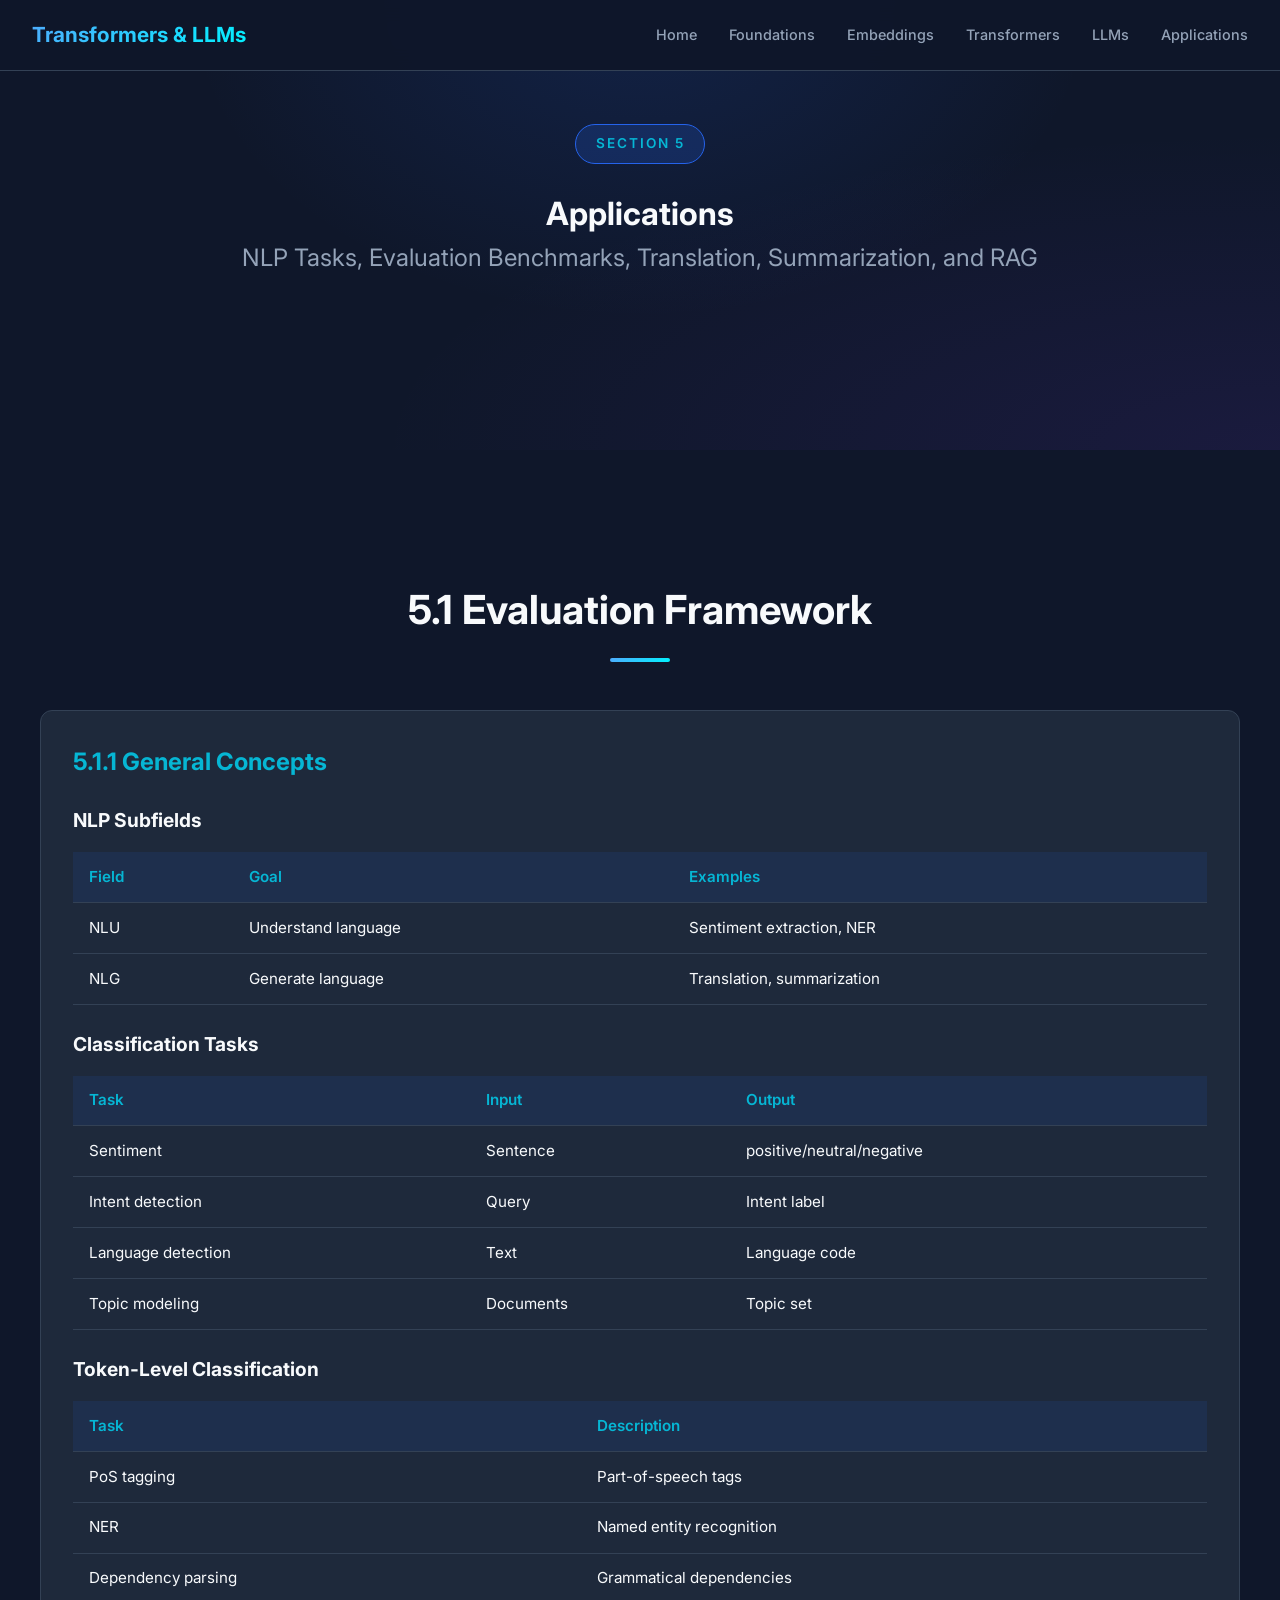
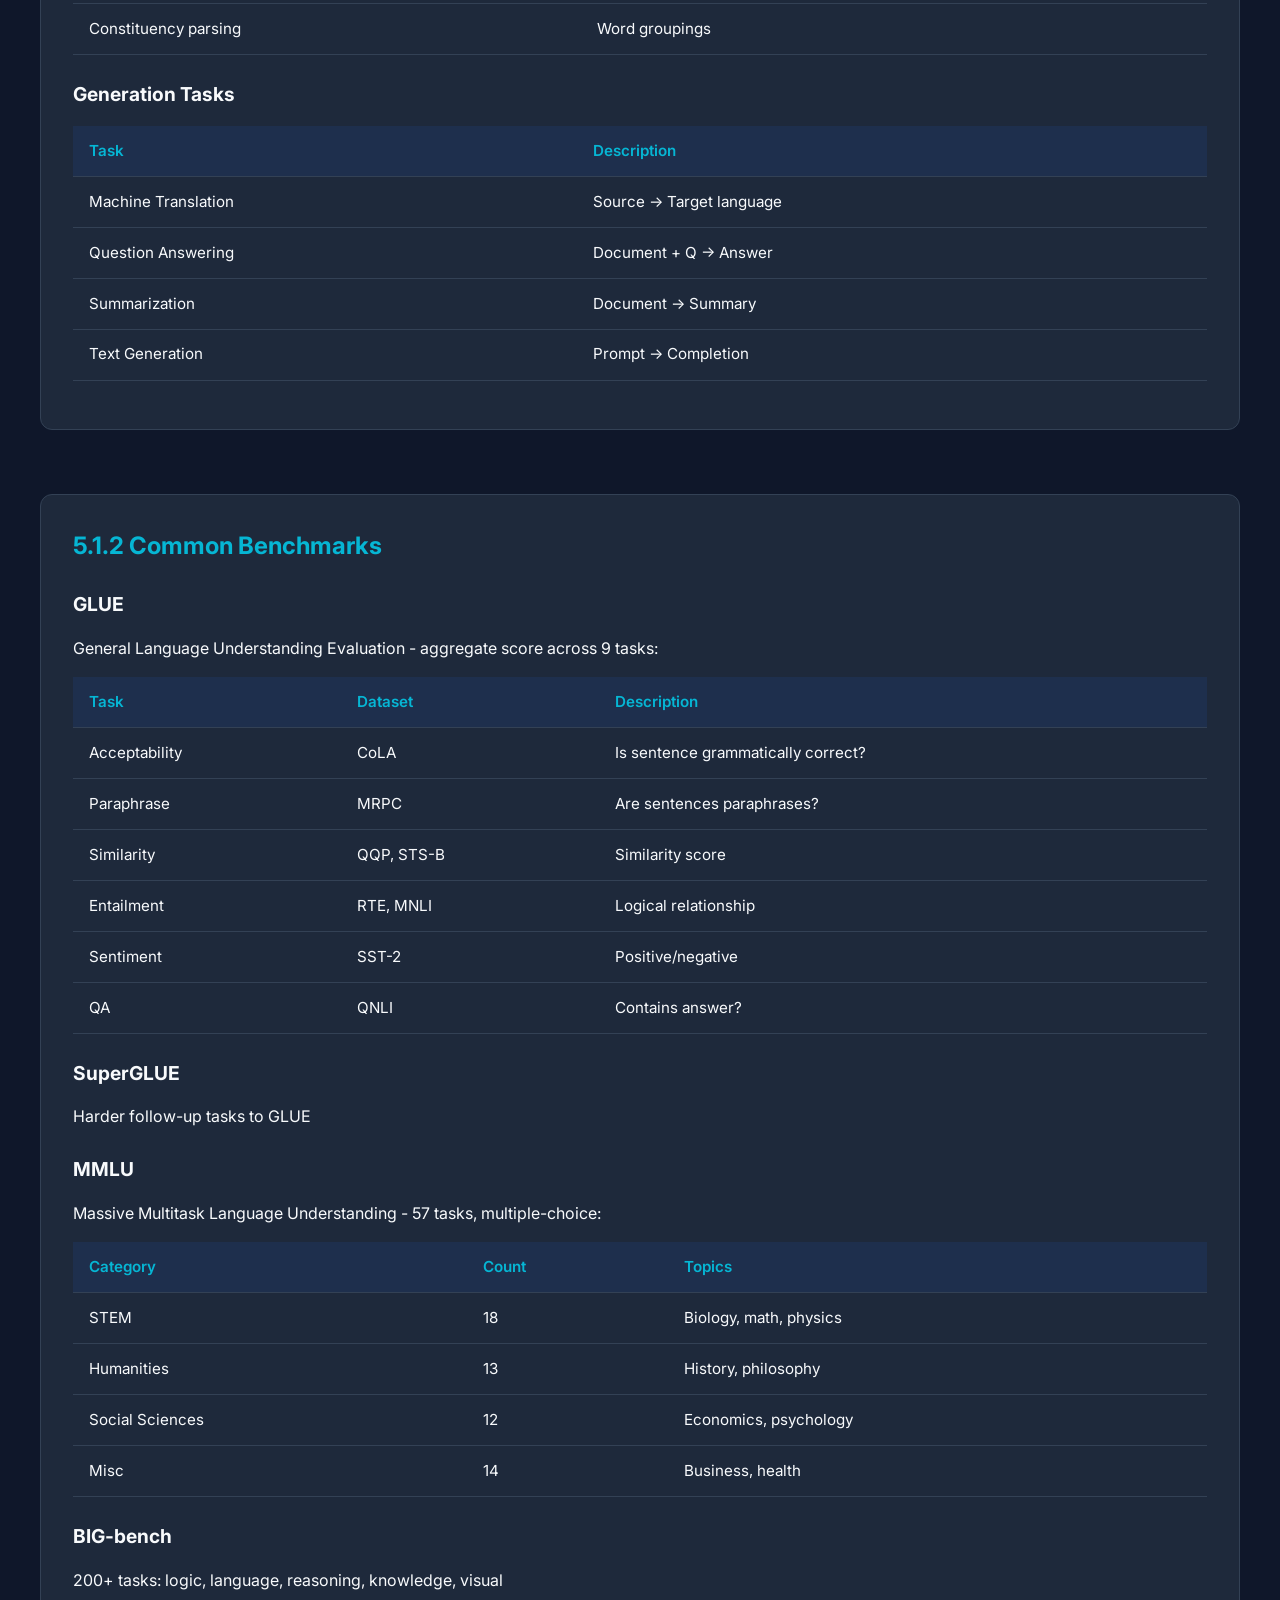
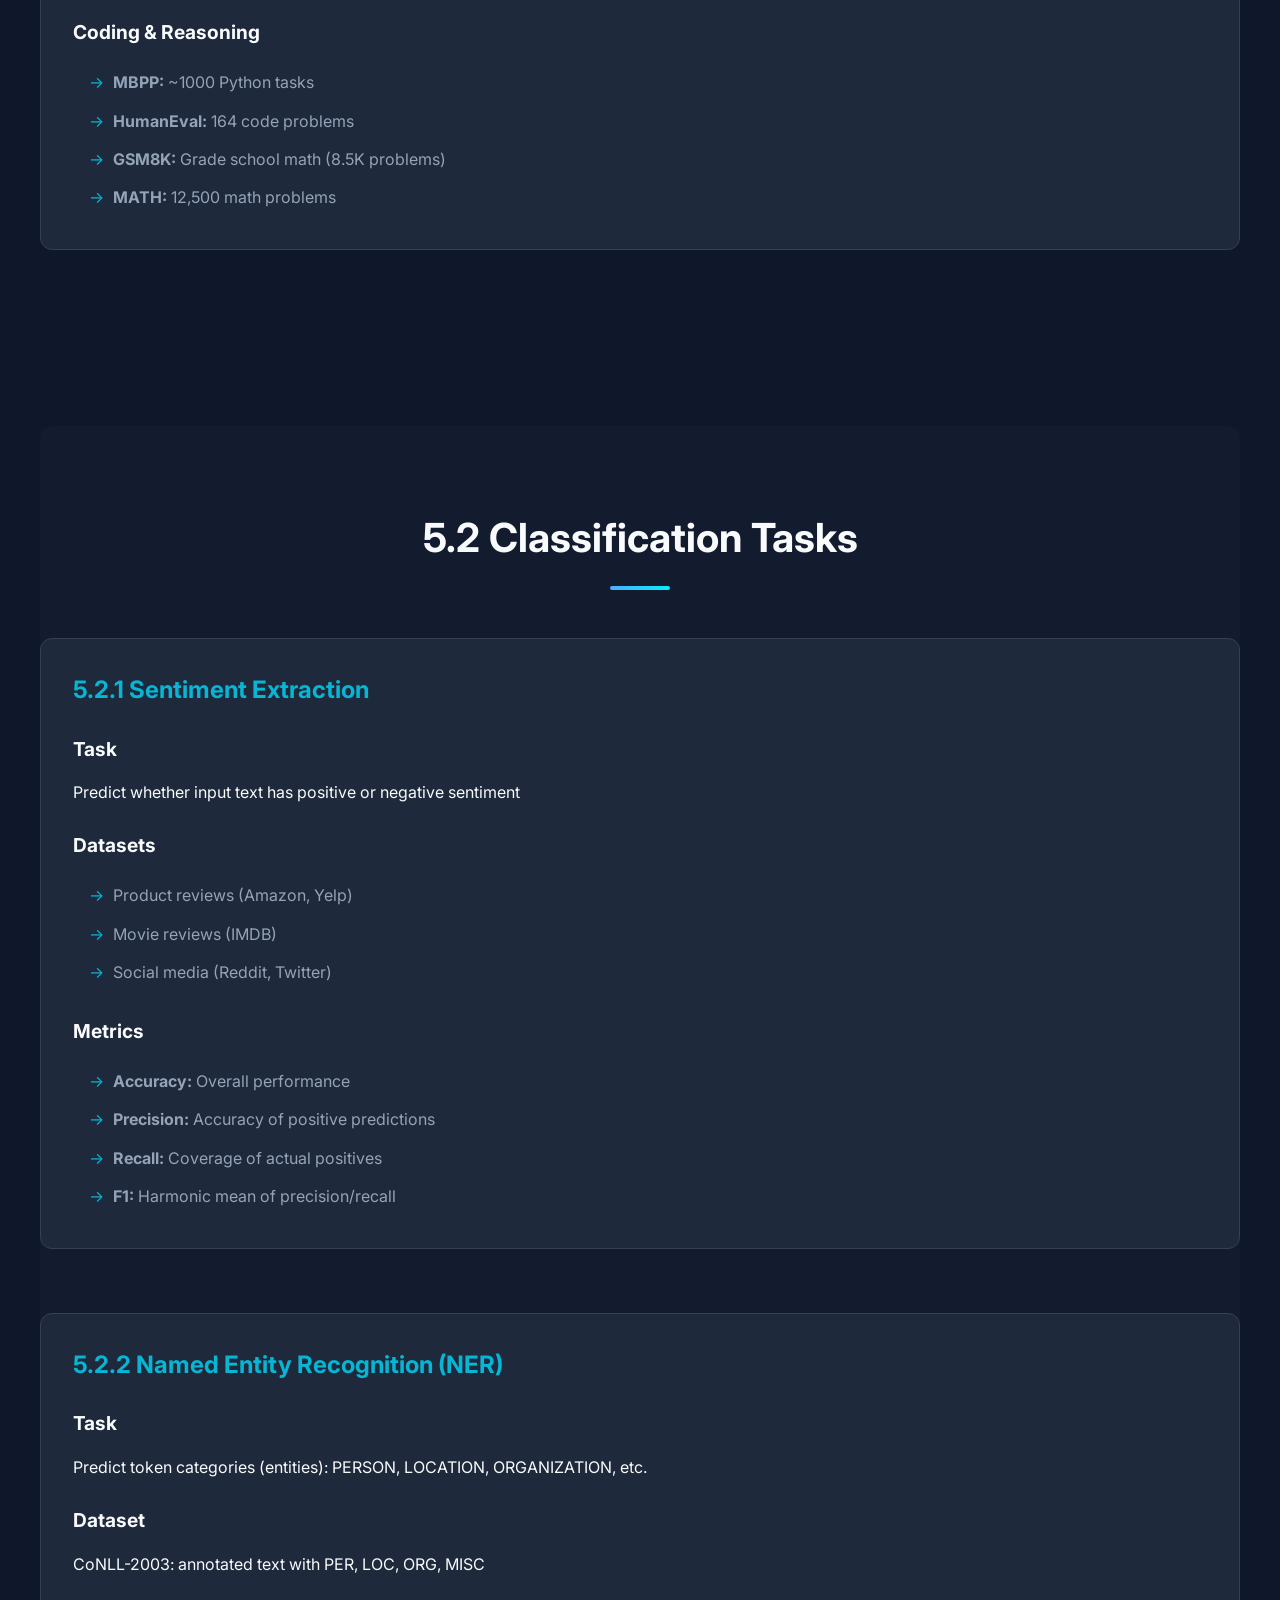
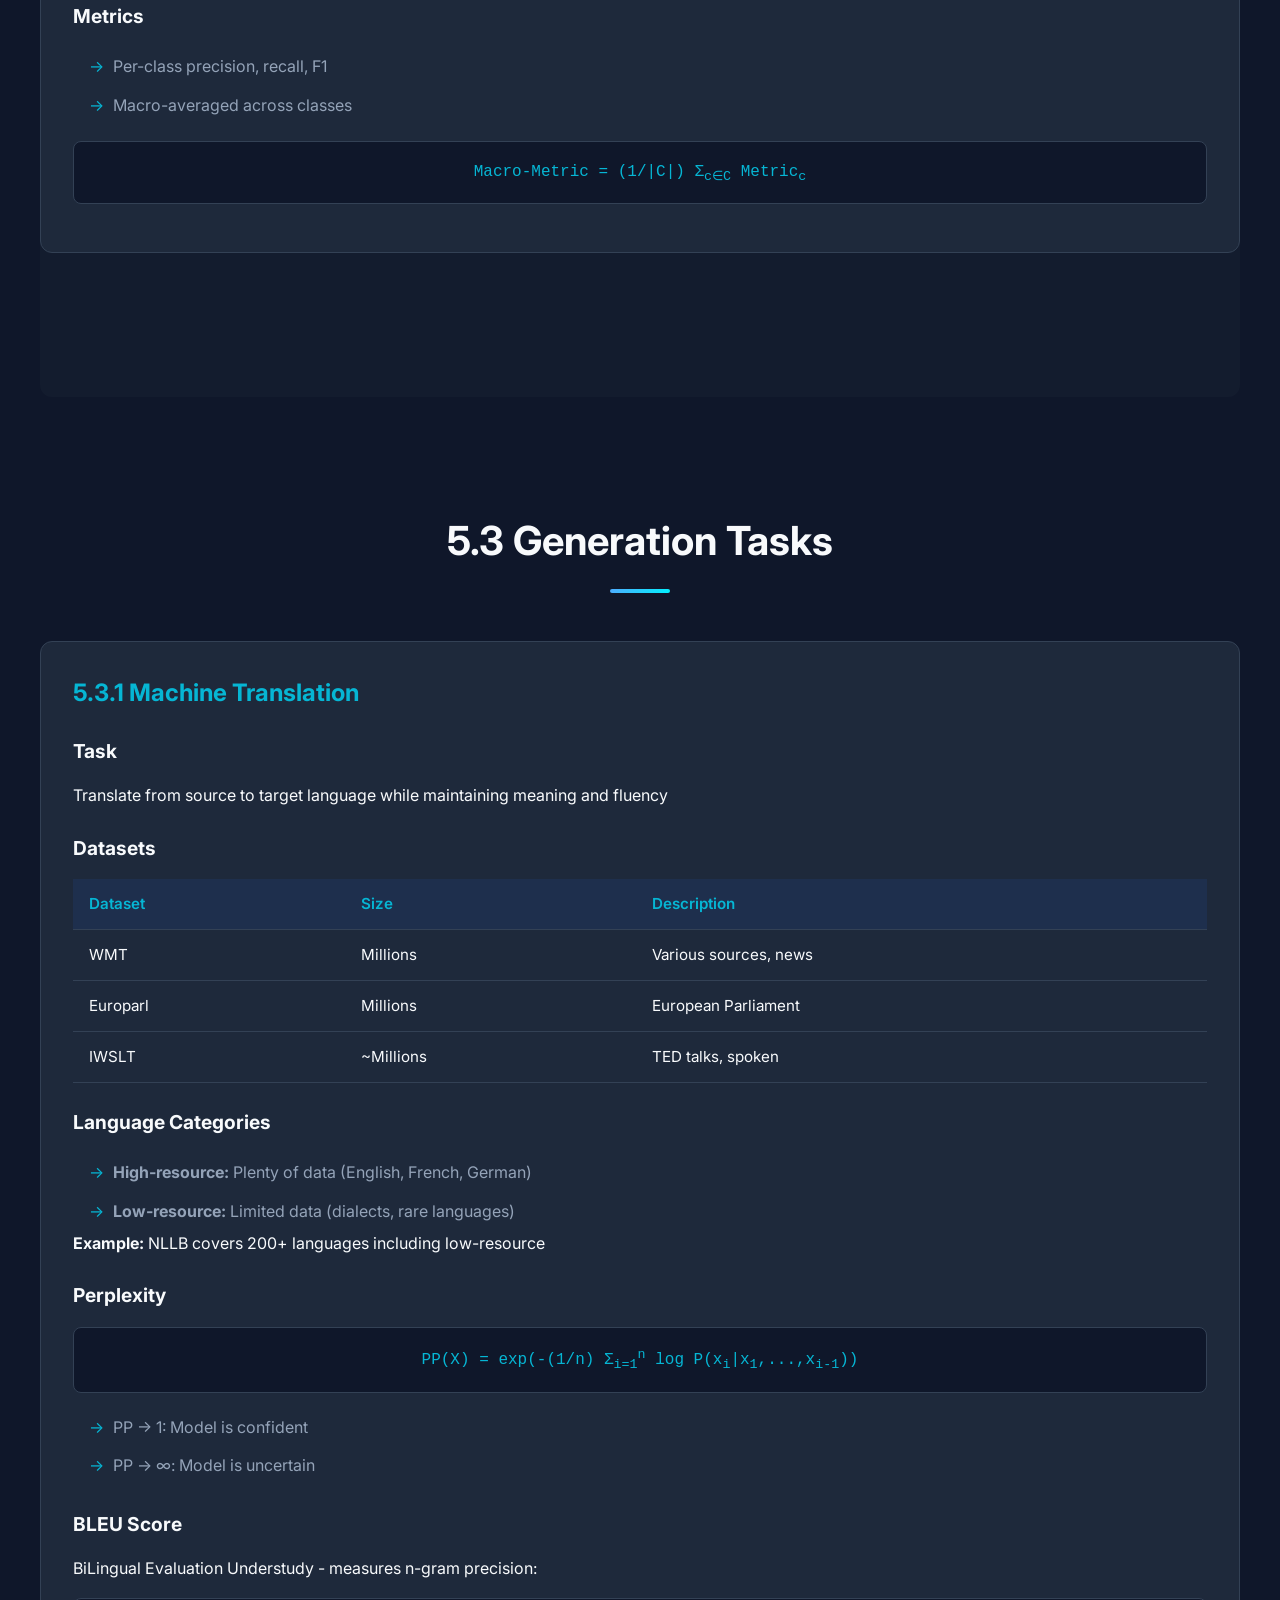
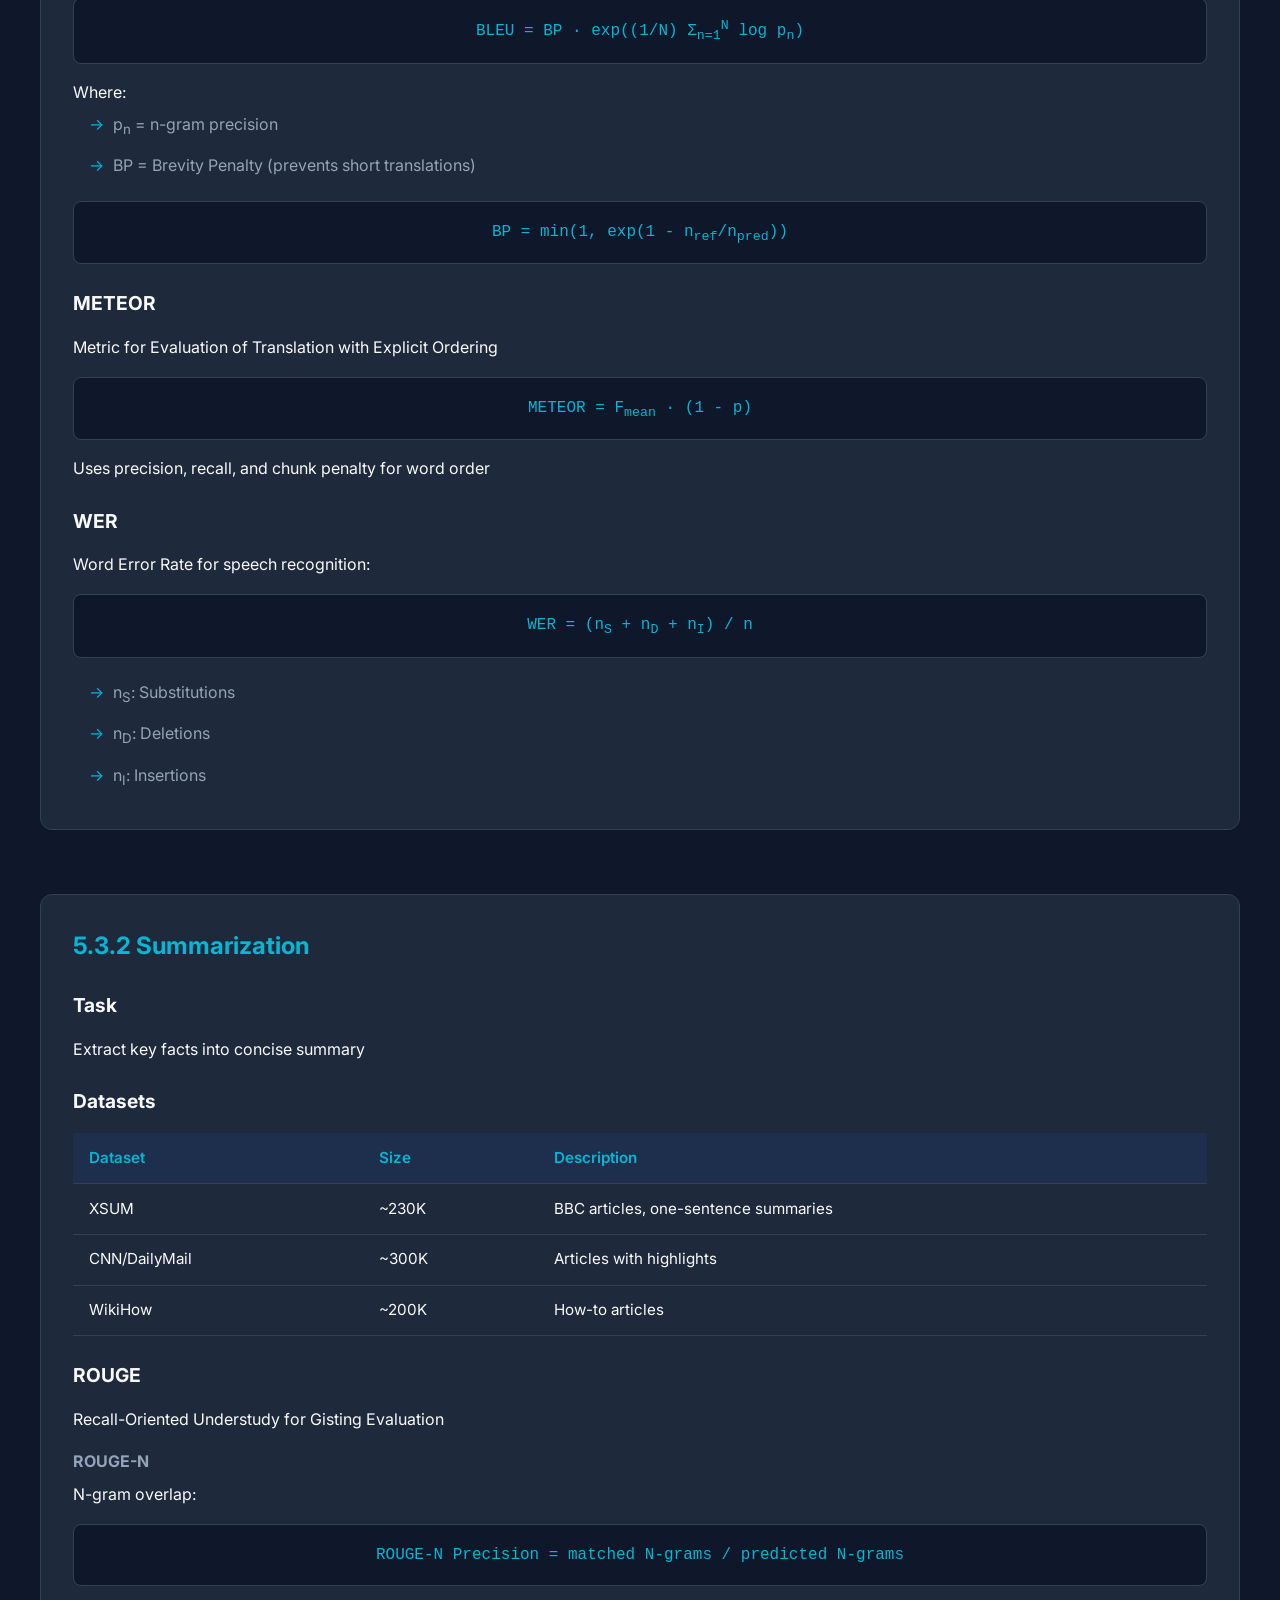
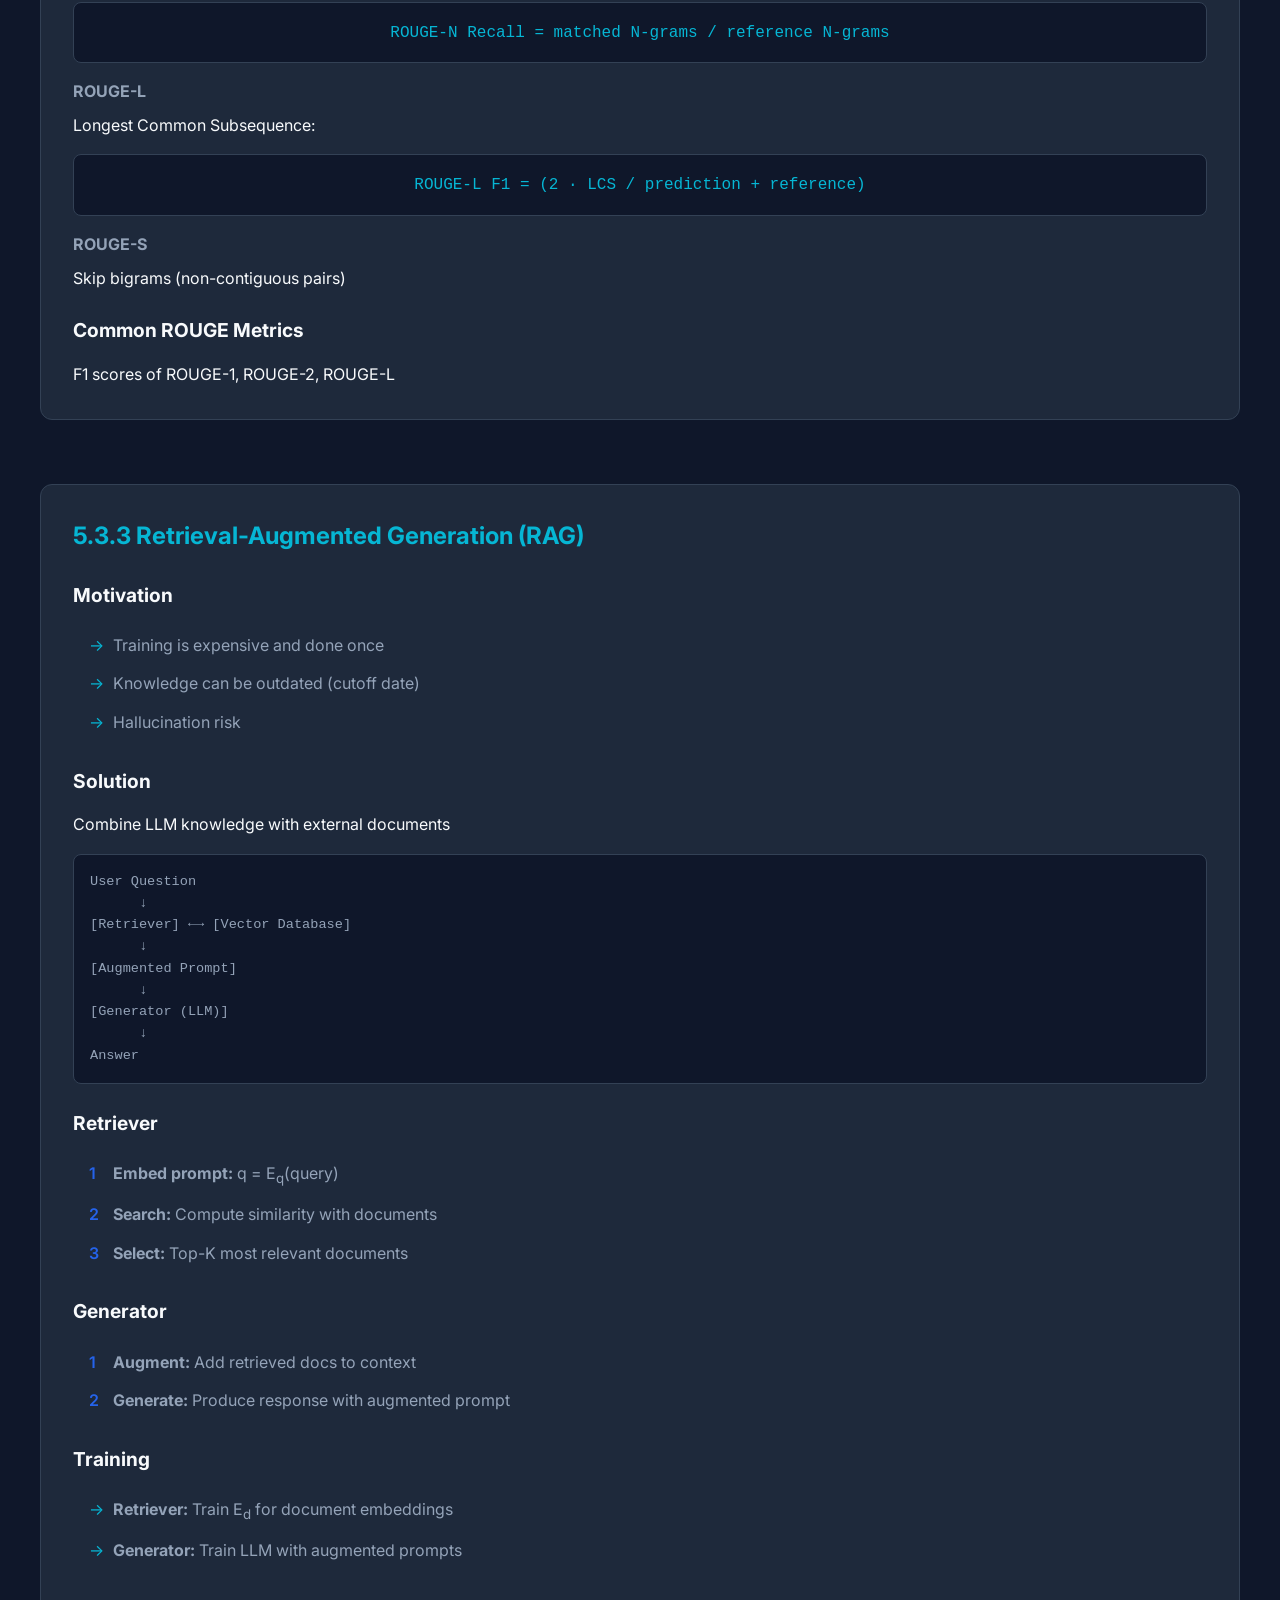
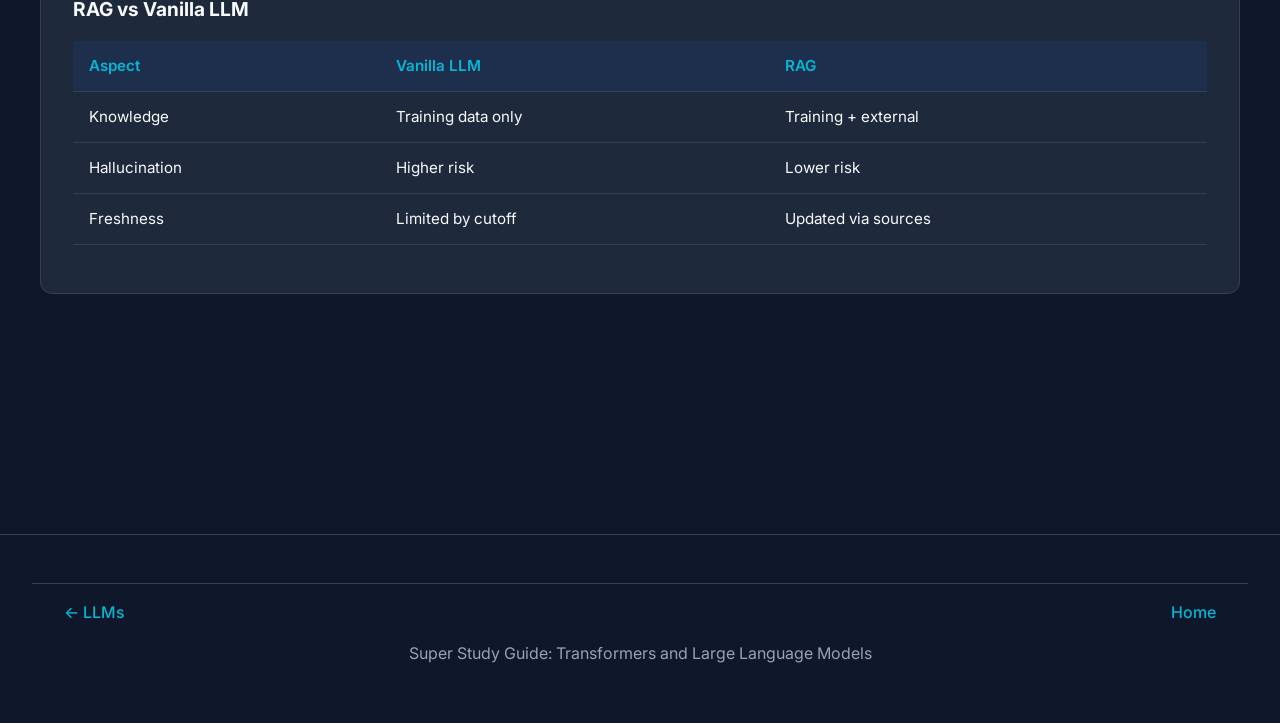
<file: books/LLM/applications.html>
<!DOCTYPE html>
<html lang="en">
<head>
    <meta charset="UTF-8">
    <meta name="viewport" content="width=device-width, initial-scale=1.0">
    <title>Applications - Transformers & LLMs</title>
    <link rel="stylesheet" href="styles.css">
    <link href="https://fonts.googleapis.com/css2?family=Inter:wght@400;500;600;700&display=swap" rel="stylesheet">
</head>
<body>
    <nav class="navbar">
        <div class="nav-content">
            <h1>Transformers & LLMs</h1>
            <button class="mobile-menu-btn" onclick="toggleMobileMenu()">☰</button>
            <ul class="nav-links">
                <li><a href="index.html">Home</a></li>
                <li><a href="foundations.html">Foundations</a></li>
                <li><a href="embeddings.html">Embeddings</a></li>
                <li><a href="transformers.html">Transformers</a></li>
                <li><a href="llm.html">LLMs</a></li>
                <li><a href="applications.html">Applications</a></li>
            </ul>
        </div>
    </nav>

    <header class="page-header">
        <div class="hero-content">
            <div class="badge">Section 5</div>
            <h1>Applications</h1>
            <p class="subtitle">NLP Tasks, Evaluation Benchmarks, Translation, Summarization, and RAG</p>
        </div>
    </header>

    <main class="content-area">
        <div class="container">

            <!-- 5.1 Evaluation Framework -->
            <section id="evaluation" class="section">
                <h2 class="section-title">5.1 Evaluation Framework</h2>

                <div class="topic-block">
                    <h3>5.1.1 General Concepts</h3>

                    <h4>NLP Subfields</h4>
                    <table class="data-table">
                        <tr><th>Field</th><th>Goal</th><th>Examples</th></tr>
                        <tr><td>NLU</td><td>Understand language</td><td>Sentiment extraction, NER</td></tr>
                        <tr><td>NLG</td><td>Generate language</td><td>Translation, summarization</td></tr>
                    </table>

                    <h4>Classification Tasks</h4>
                    <table class="data-table">
                        <tr><th>Task</th><th>Input</th><th>Output</th></tr>
                        <tr><td>Sentiment</td><td>Sentence</td><td>positive/neutral/negative</td></tr>
                        <tr><td>Intent detection</td><td>Query</td><td>Intent label</td></tr>
                        <tr><td>Language detection</td><td>Text</td><td>Language code</td></tr>
                        <tr><td>Topic modeling</td><td>Documents</td><td>Topic set</td></tr>
                    </table>

                    <h4>Token-Level Classification</h4>
                    <table class="data-table">
                        <tr><th>Task</th><th>Description</th></tr>
                        <tr><td>PoS tagging</td><td>Part-of-speech tags</td></tr>
                        <tr><td>NER</td><td>Named entity recognition</td></tr>
                        <tr><td>Dependency parsing</td><td>Grammatical dependencies</td></tr>
                        <tr><td>Constituency parsing</td><td>Word groupings</td></tr>
                    </table>

                    <h4>Generation Tasks</h4>
                    <table class="data-table">
                        <tr><th>Task</th><th>Description</th></tr>
                        <tr><td>Machine Translation</td><td>Source → Target language</td></tr>
                        <tr><td>Question Answering</td><td>Document + Q → Answer</td></tr>
                        <tr><td>Summarization</td><td>Document → Summary</td></tr>
                        <tr><td>Text Generation</td><td>Prompt → Completion</td></tr>
                    </table>
                </div>

                <div class="topic-block">
                    <h3>5.1.2 Common Benchmarks</h3>

                    <h4>GLUE</h4>
                    <p>General Language Understanding Evaluation - aggregate score across 9 tasks:</p>
                    <table class="data-table">
                        <tr><th>Task</th><th>Dataset</th><th>Description</th></tr>
                        <tr><td>Acceptability</td><td>CoLA</td><td>Is sentence grammatically correct?</td></tr>
                        <tr><td>Paraphrase</td><td>MRPC</td><td>Are sentences paraphrases?</td></tr>
                        <tr><td>Similarity</td><td>QQP, STS-B</td><td>Similarity score</td></tr>
                        <tr><td>Entailment</td><td>RTE, MNLI</td><td>Logical relationship</td></tr>
                        <tr><td>Sentiment</td><td>SST-2</td><td>Positive/negative</td></tr>
                        <tr><td>QA</td><td>QNLI</td><td>Contains answer?</td></tr>
                    </table>

                    <h4>SuperGLUE</h4>
                    <p>Harder follow-up tasks to GLUE</p>

                    <h4>MMLU</h4>
                    <p>Massive Multitask Language Understanding - 57 tasks, multiple-choice:</p>
                    <table class="data-table">
                        <tr><th>Category</th><th>Count</th><th>Topics</th></tr>
                        <tr><td>STEM</td><td>18</td><td>Biology, math, physics</td></tr>
                        <tr><td>Humanities</td><td>13</td><td>History, philosophy</td></tr>
                        <tr><td>Social Sciences</td><td>12</td><td>Economics, psychology</td></tr>
                        <tr><td>Misc</td><td>14</td><td>Business, health</td></tr>
                    </table>

                    <h4>BIG-bench</h4>
                    <p>200+ tasks: logic, language, reasoning, knowledge, visual</p>

                    <h4>Coding & Reasoning</h4>
                    <ul>
                        <li><strong>MBPP:</strong> ~1000 Python tasks</li>
                        <li><strong>HumanEval:</strong> 164 code problems</li>
                        <li><strong>GSM8K:</strong> Grade school math (8.5K problems)</li>
                        <li><strong>MATH:</strong> 12,500 math problems</li>
                    </ul>
                </div>
            </section>

            <!-- 5.2 Classification Tasks -->
            <section id="classification" class="section alt-bg">
                <h2 class="section-title">5.2 Classification Tasks</h2>

                <div class="topic-block">
                    <h3>5.2.1 Sentiment Extraction</h3>

                    <h4>Task</h4>
                    <p>Predict whether input text has positive or negative sentiment</p>

                    <h4>Datasets</h4>
                    <ul>
                        <li>Product reviews (Amazon, Yelp)</li>
                        <li>Movie reviews (IMDB)</li>
                        <li>Social media (Reddit, Twitter)</li>
                    </ul>

                    <h4>Metrics</h4>
                    <ul>
                        <li><strong>Accuracy:</strong> Overall performance</li>
                        <li><strong>Precision:</strong> Accuracy of positive predictions</li>
                        <li><strong>Recall:</strong> Coverage of actual positives</li>
                        <li><strong>F1:</strong> Harmonic mean of precision/recall</li>
                    </ul>
                </div>

                <div class="topic-block">
                    <h3>5.2.2 Named Entity Recognition (NER)</h3>

                    <h4>Task</h4>
                    <p>Predict token categories (entities): PERSON, LOCATION, ORGANIZATION, etc.</p>

                    <h4>Dataset</h4>
                    <p>CoNLL-2003: annotated text with PER, LOC, ORG, MISC</p>

                    <h4>Metrics</h4>
                    <ul>
                        <li>Per-class precision, recall, F1</li>
                        <li>Macro-averaged across classes</li>
                    </ul>
                    <div class="formula">
                        <code>Macro-Metric = (1/|C|) Σ<sub>c∈C</sub> Metric<sub>c</sub></code>
                    </div>
                </div>
            </section>

            <!-- 5.3 Generation Tasks -->
            <section id="generation" class="section">
                <h2 class="section-title">5.3 Generation Tasks</h2>

                <div class="topic-block">
                    <h3>5.3.1 Machine Translation</h3>

                    <h4>Task</h4>
                    <p>Translate from source to target language while maintaining meaning and fluency</p>

                    <h4>Datasets</h4>
                    <table class="data-table">
                        <tr><th>Dataset</th><th>Size</th><th>Description</th></tr>
                        <tr><td>WMT</td><td>Millions</td><td>Various sources, news</td></tr>
                        <tr><td>Europarl</td><td>Millions</td><td>European Parliament</td></tr>
                        <tr><td>IWSLT</td><td>~Millions</td><td>TED talks, spoken</td></tr>
                    </table>

                    <h4>Language Categories</h4>
                    <ul>
                        <li><strong>High-resource:</strong> Plenty of data (English, French, German)</li>
                        <li><strong>Low-resource:</strong> Limited data (dialects, rare languages)</li>
                    </ul>
                    <p><strong>Example:</strong> NLLB covers 200+ languages including low-resource</p>

                    <h4>Perplexity</h4>
                    <div class="formula">
                        <code>PP(X) = exp(-(1/n) Σ<sub>i=1</sub><sup>n</sup> log P(x<sub>i</sub>|x<sub>1</sub>,...,x<sub>i-1</sub>))</code>
                    </div>
                    <ul>
                        <li>PP → 1: Model is confident</li>
                        <li>PP → ∞: Model is uncertain</li>
                    </ul>

                    <h4>BLEU Score</h4>
                    <p>BiLingual Evaluation Understudy - measures n-gram precision:</p>
                    <div class="formula">
                        <code>BLEU = BP · exp((1/N) Σ<sub>n=1</sub><sup>N</sup> log p<sub>n</sub>)</code>
                    </div>
                    <p>Where:</p>
                    <ul>
                        <li>p<sub>n</sub> = n-gram precision</li>
                        <li>BP = Brevity Penalty (prevents short translations)</li>
                    </ul>
                    <div class="formula">
                        <code>BP = min(1, exp(1 - n<sub>ref</sub>/n<sub>pred</sub>))</code>
                    </div>

                    <h4>METEOR</h4>
                    <p>Metric for Evaluation of Translation with Explicit Ordering</p>
                    <div class="formula">
                        <code>METEOR = F<sub>mean</sub> · (1 - p)</code>
                    </div>
                    <p>Uses precision, recall, and chunk penalty for word order</p>

                    <h4>WER</h4>
                    <p>Word Error Rate for speech recognition:</p>
                    <div class="formula">
                        <code>WER = (n<sub>S</sub> + n<sub>D</sub> + n<sub>I</sub>) / n</code>
                    </div>
                    <ul>
                        <li>n<sub>S</sub>: Substitutions</li>
                        <li>n<sub>D</sub>: Deletions</li>
                        <li>n<sub>I</sub>: Insertions</li>
                    </ul>
                </div>

                <div class="topic-block">
                    <h3>5.3.2 Summarization</h3>

                    <h4>Task</h4>
                    <p>Extract key facts into concise summary</p>

                    <h4>Datasets</h4>
                    <table class="data-table">
                        <tr><th>Dataset</th><th>Size</th><th>Description</th></tr>
                        <tr><td>XSUM</td><td>~230K</td><td>BBC articles, one-sentence summaries</td></tr>
                        <tr><td>CNN/DailyMail</td><td>~300K</td><td>Articles with highlights</td></tr>
                        <tr><td>WikiHow</td><td>~200K</td><td>How-to articles</td></tr>
                    </table>

                    <h4>ROUGE</h4>
                    <p>Recall-Oriented Understudy for Gisting Evaluation</p>

                    <h5>ROUGE-N</h5>
                    <p>N-gram overlap:</p>
                    <div class="formula">
                        <code>ROUGE-N Precision = matched N-grams / predicted N-grams</code>
                    </div>
                    <div class="formula">
                        <code>ROUGE-N Recall = matched N-grams / reference N-grams</code>
                    </div>

                    <h5>ROUGE-L</h5>
                    <p>Longest Common Subsequence:</p>
                    <div class="formula">
                        <code>ROUGE-L F1 = (2 · LCS / prediction + reference)</code>
                    </div>

                    <h5>ROUGE-S</h5>
                    <p>Skip bigrams (non-contiguous pairs)</p>

                    <h4>Common ROUGE Metrics</h4>
                    <p>F1 scores of ROUGE-1, ROUGE-2, ROUGE-L</p>
                </div>

                <div class="topic-block">
                    <h3>5.3.3 Retrieval-Augmented Generation (RAG)</h3>

                    <h4>Motivation</h4>
                    <ul>
                        <li>Training is expensive and done once</li>
                        <li>Knowledge can be outdated (cutoff date)</li>
                        <li>Hallucination risk</li>
                    </ul>

                    <h4>Solution</h4>
                    <p>Combine LLM knowledge with external documents</p>

                    <div class="diagram">
                        <pre class="ascii-diagram">
User Question
      ↓
[Retriever] ←→ [Vector Database]
      ↓
[Augmented Prompt]
      ↓
[Generator (LLM)]
      ↓
Answer</pre>
                    </div>

                    <h4>Retriever</h4>
                    <ol>
                        <li><strong>Embed prompt:</strong> q = E<sub>q</sub>(query)</li>
                        <li><strong>Search:</strong> Compute similarity with documents</li>
                        <li><strong>Select:</strong> Top-K most relevant documents</li>
                    </ol>

                    <h4>Generator</h4>
                    <ol>
                        <li><strong>Augment:</strong> Add retrieved docs to context</li>
                        <li><strong>Generate:</strong> Produce response with augmented prompt</li>
                    </ol>

                    <h4>Training</h4>
                    <ul>
                        <li><strong>Retriever:</strong> Train E<sub>d</sub> for document embeddings</li>
                        <li><strong>Generator:</strong> Train LLM with augmented prompts</li>
                    </ul>

                    <h4>RAG vs Vanilla LLM</h4>
                    <table class="data-table">
                        <tr><th>Aspect</th><th>Vanilla LLM</th><th>RAG</th></tr>
                        <tr><td>Knowledge</td><td>Training data only</td><td>Training + external</td></tr>
                        <tr><td>Hallucination</td><td>Higher risk</td><td>Lower risk</td></tr>
                        <tr><td>Freshness</td><td>Limited by cutoff</td><td>Updated via sources</td></tr>
                    </table>
                </div>
            </section>
        </div>
    </main>

    <footer class="footer">
        <div class="nav-footer">
            <a href="llm.html">← LLMs</a>
            <a href="index.html">Home</a>
        </div>
        <p>Super Study Guide: Transformers and Large Language Models</p>
    </footer>

    <script src="script.js"></script>
</body>
</html>
</file>
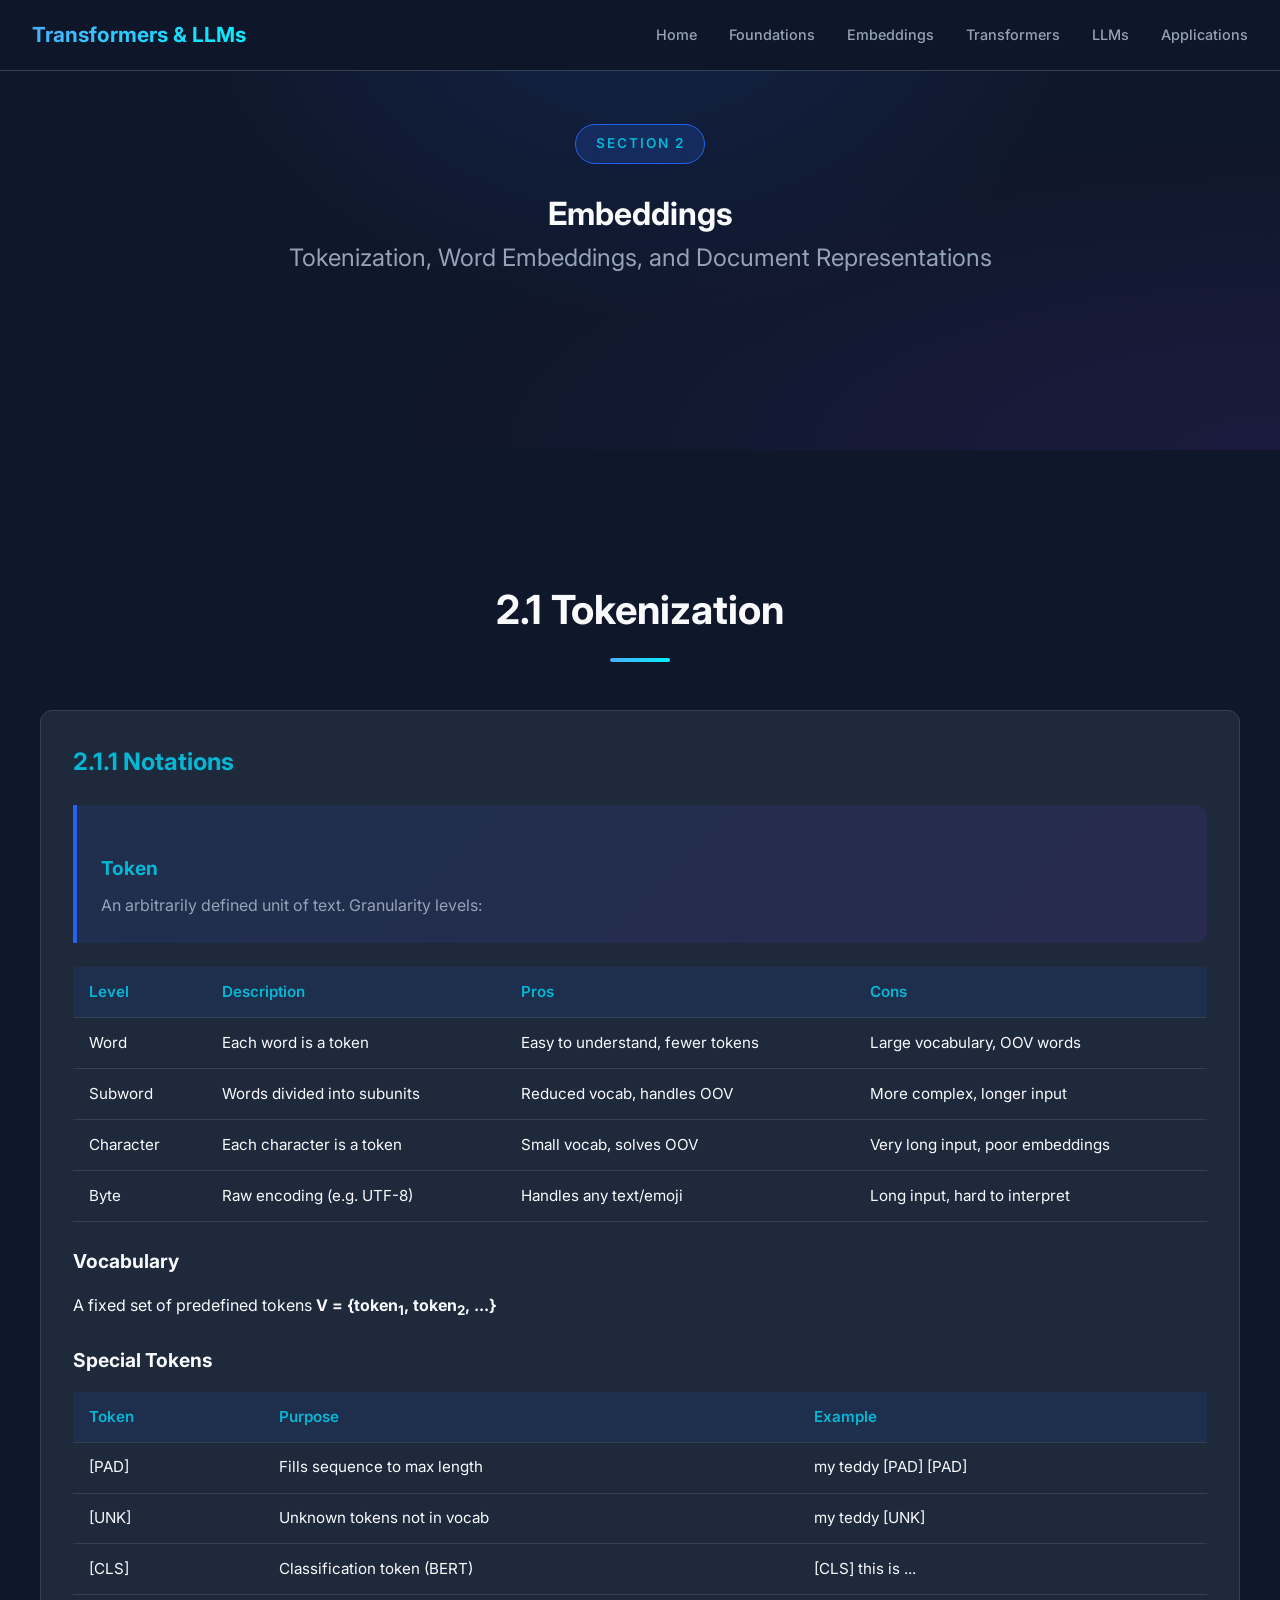
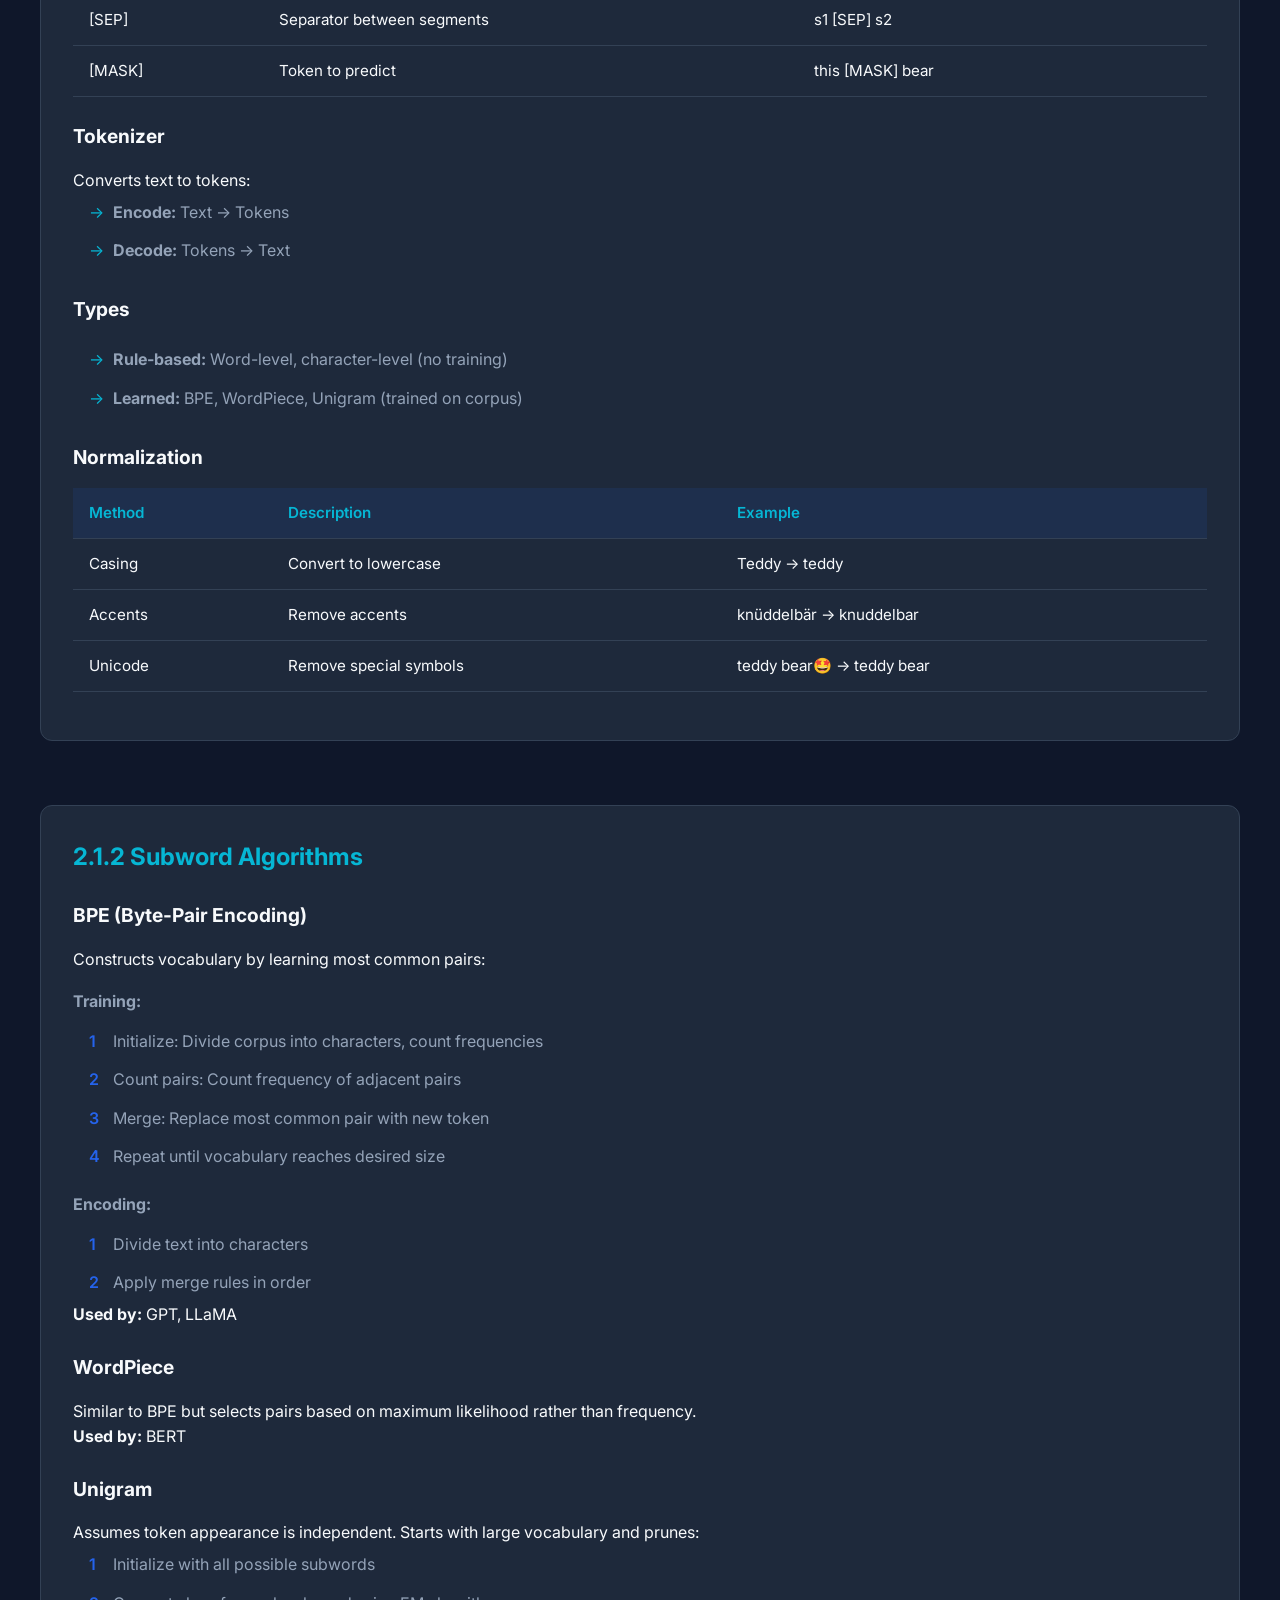
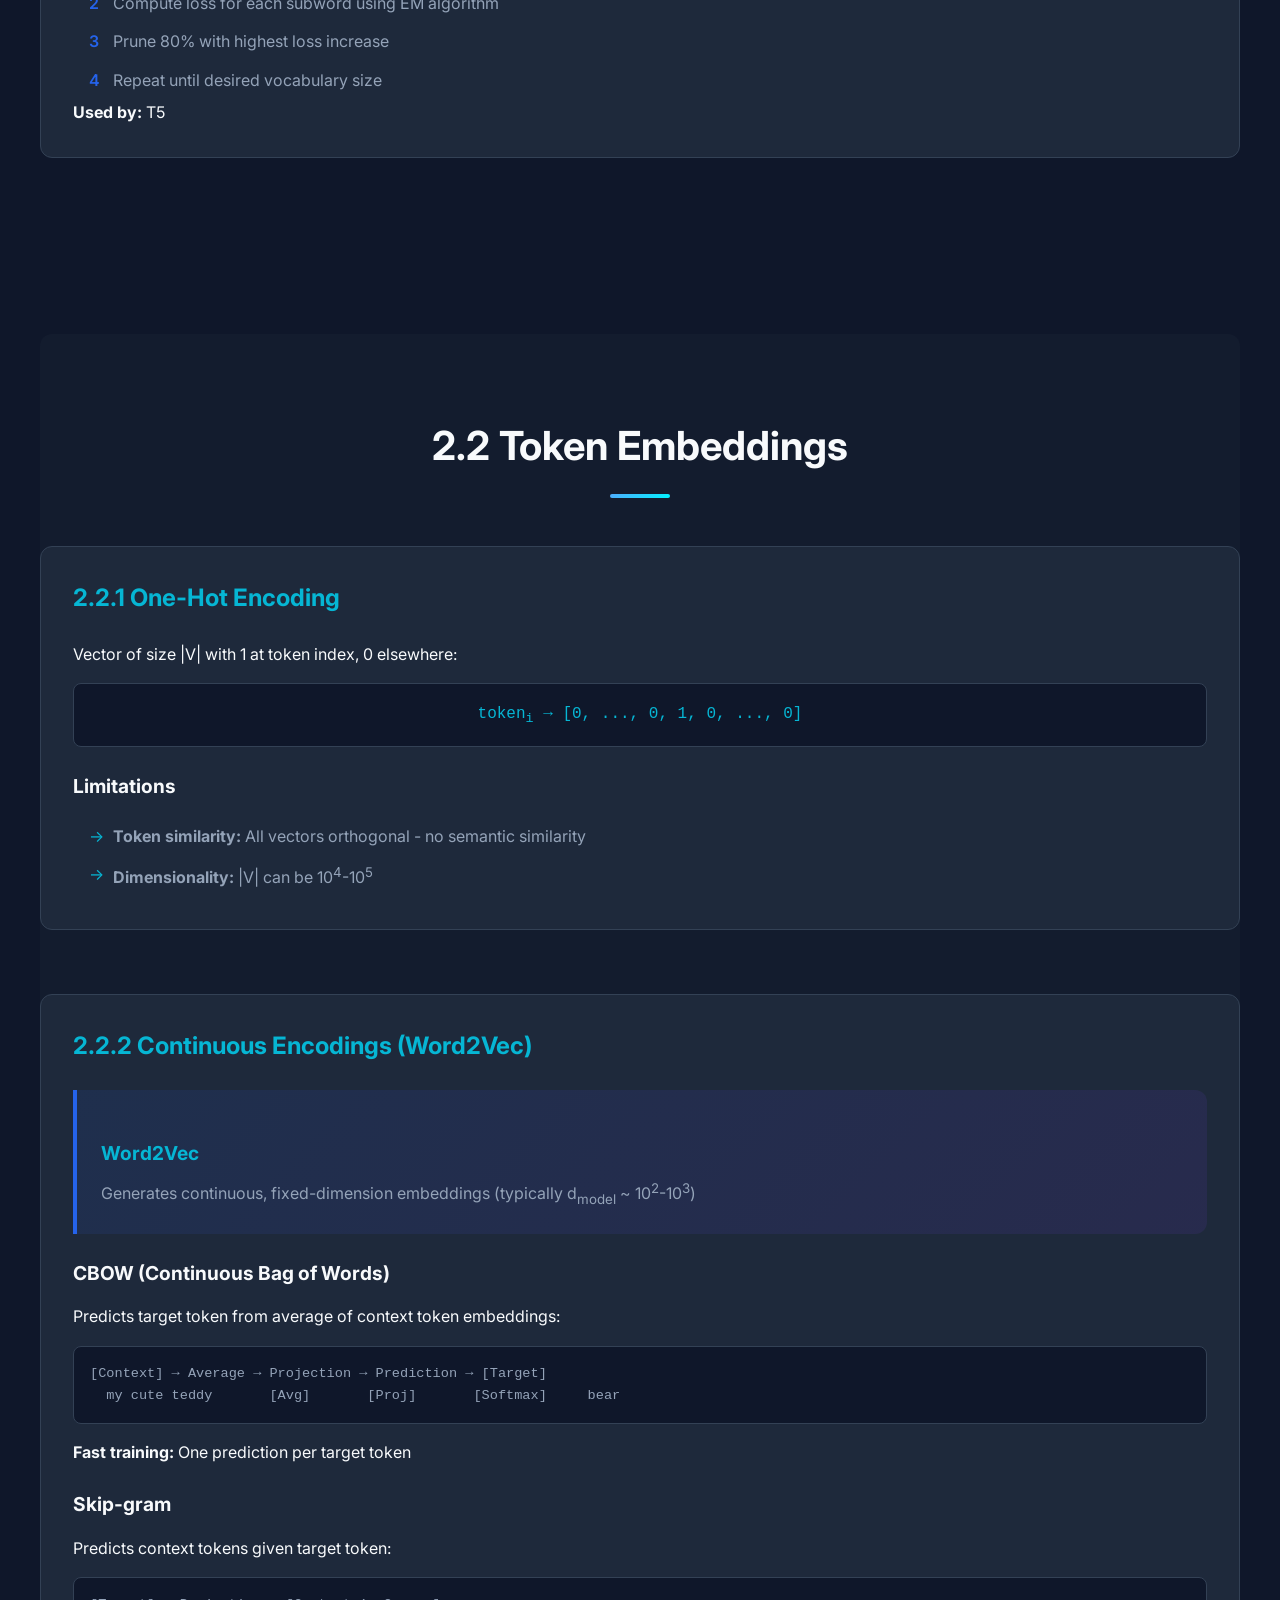
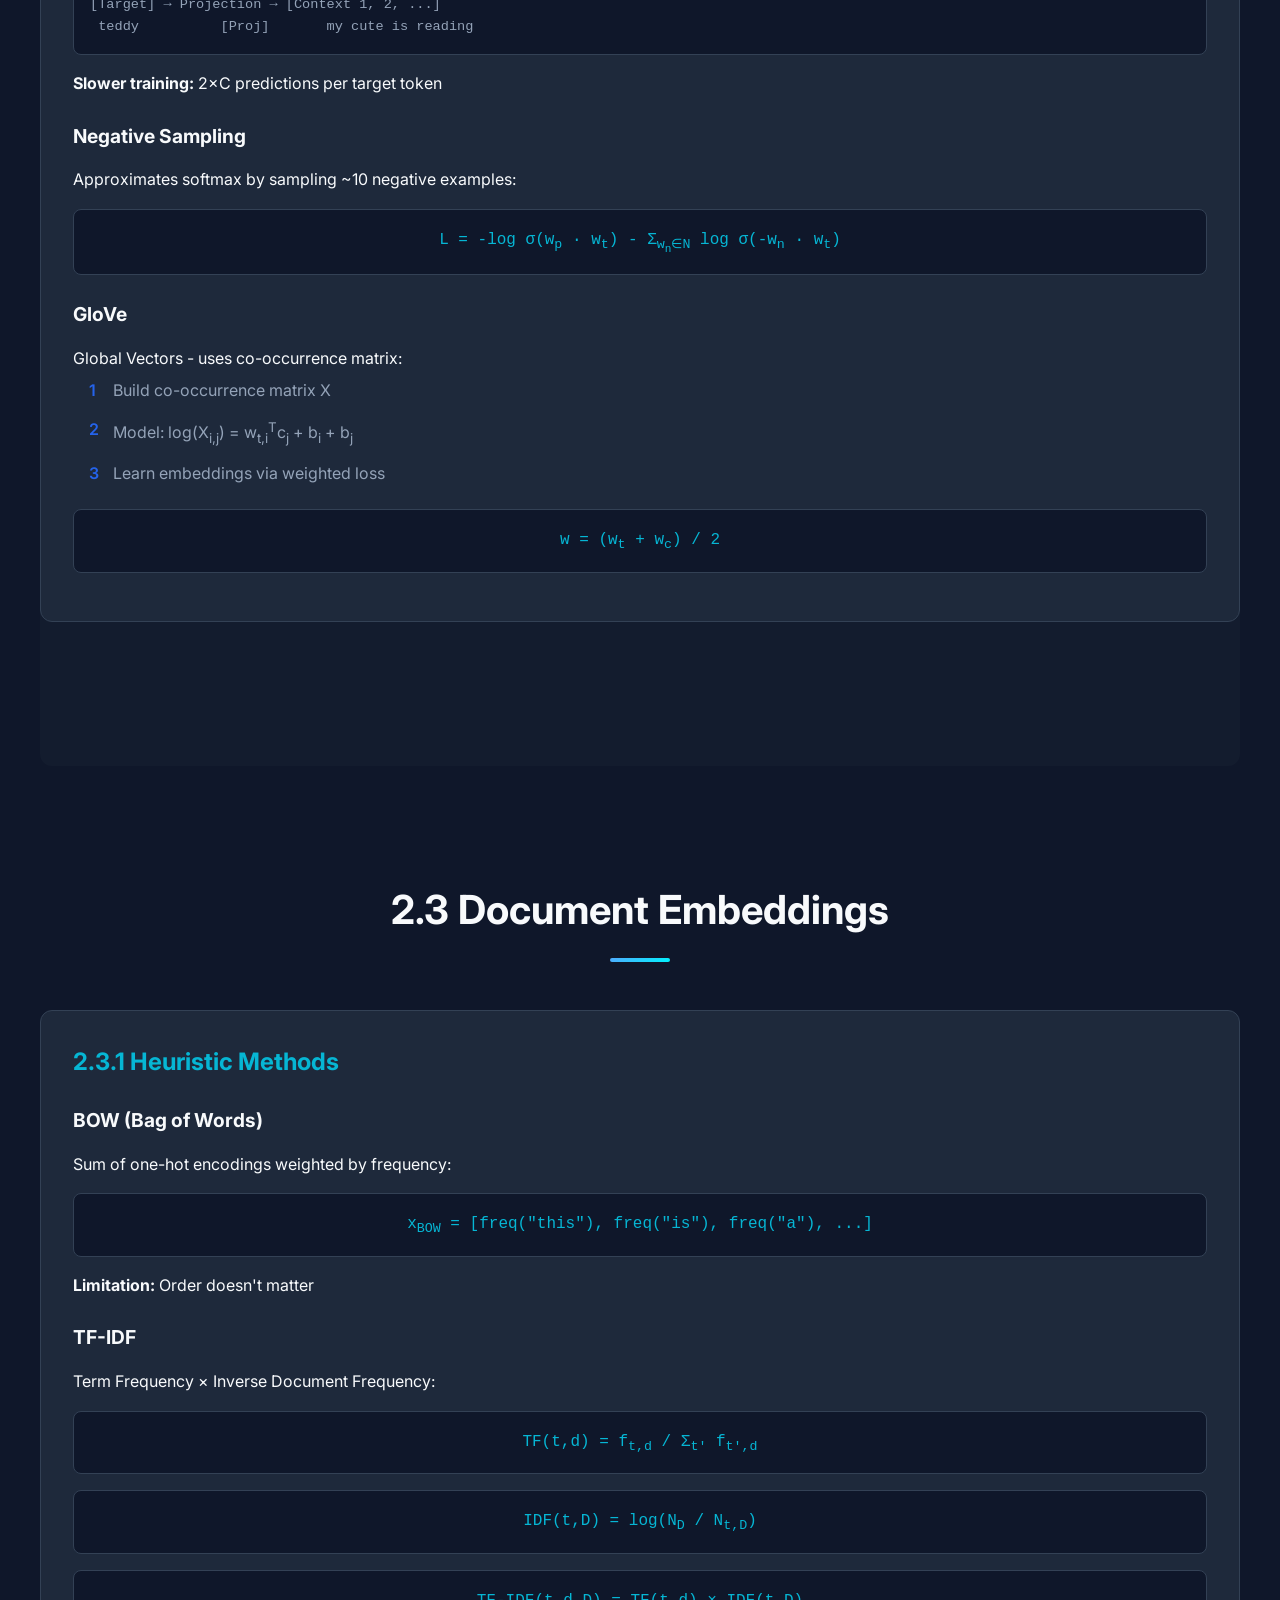
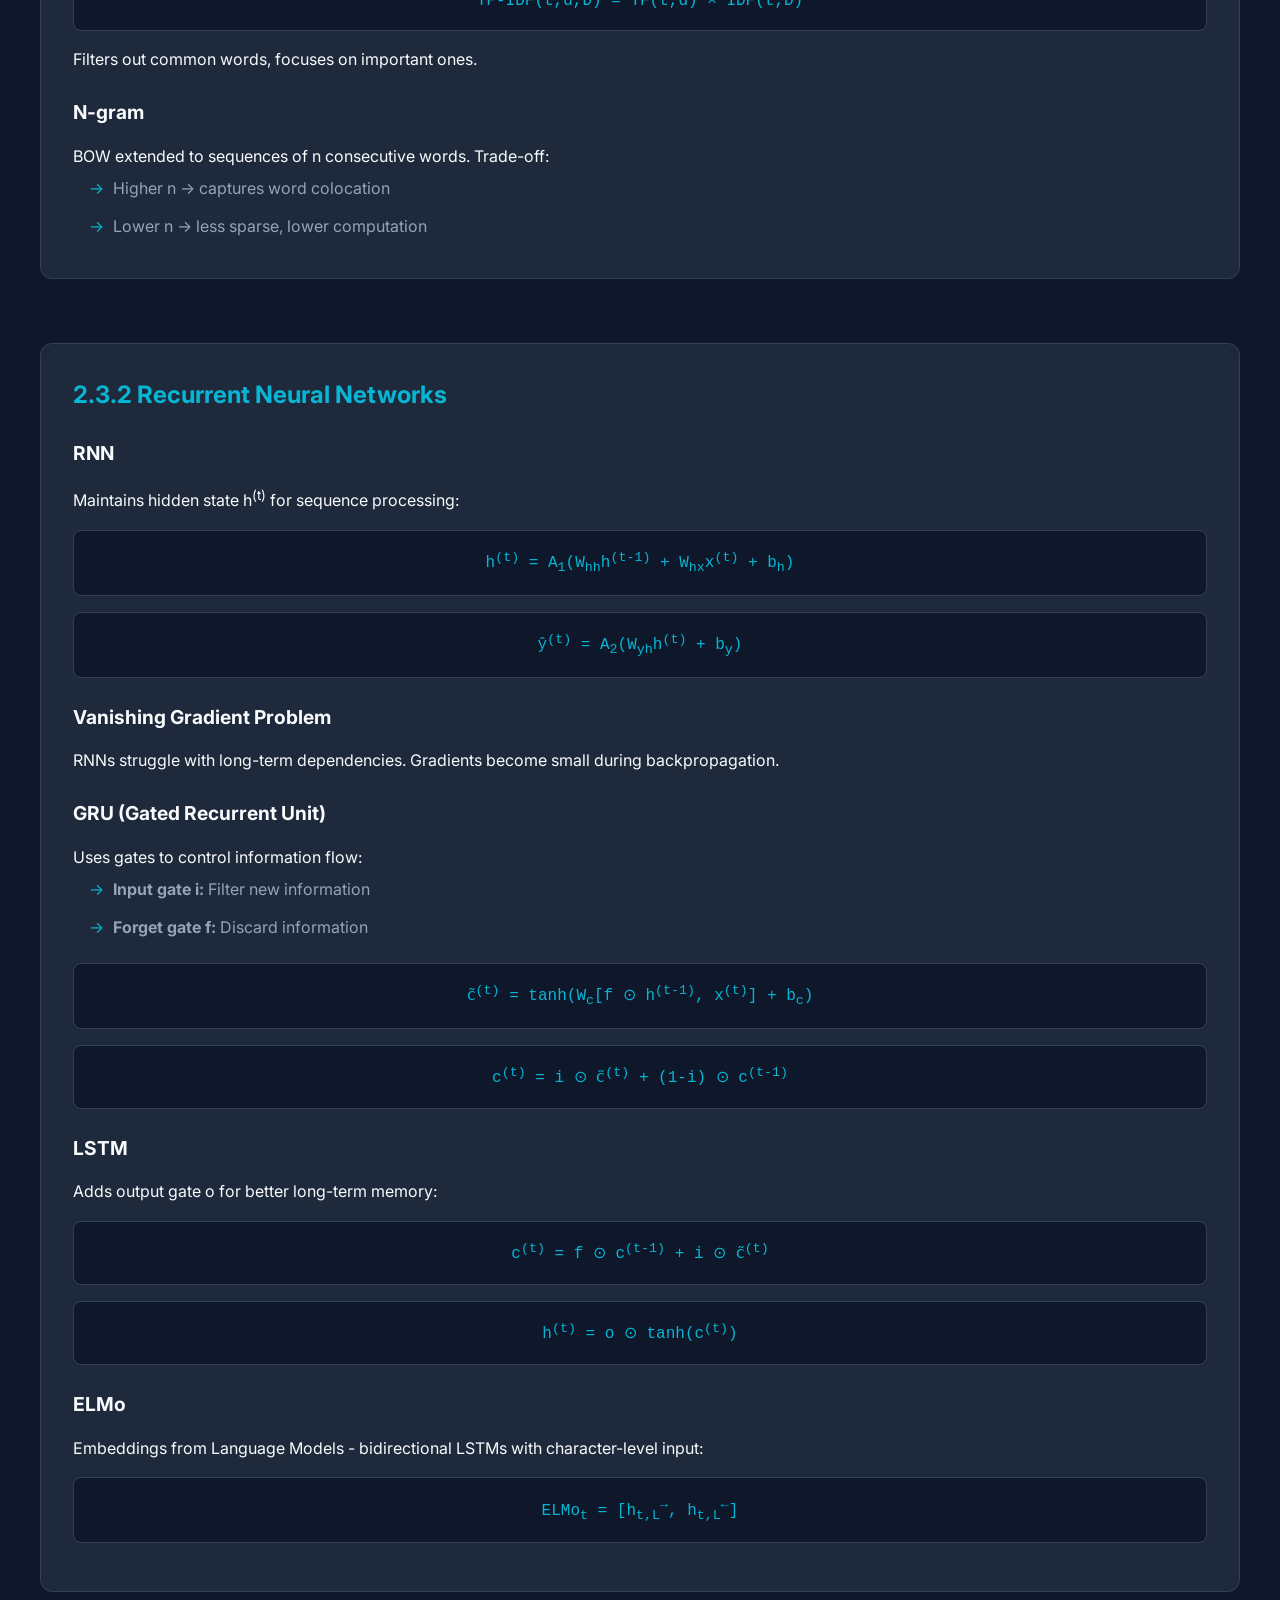
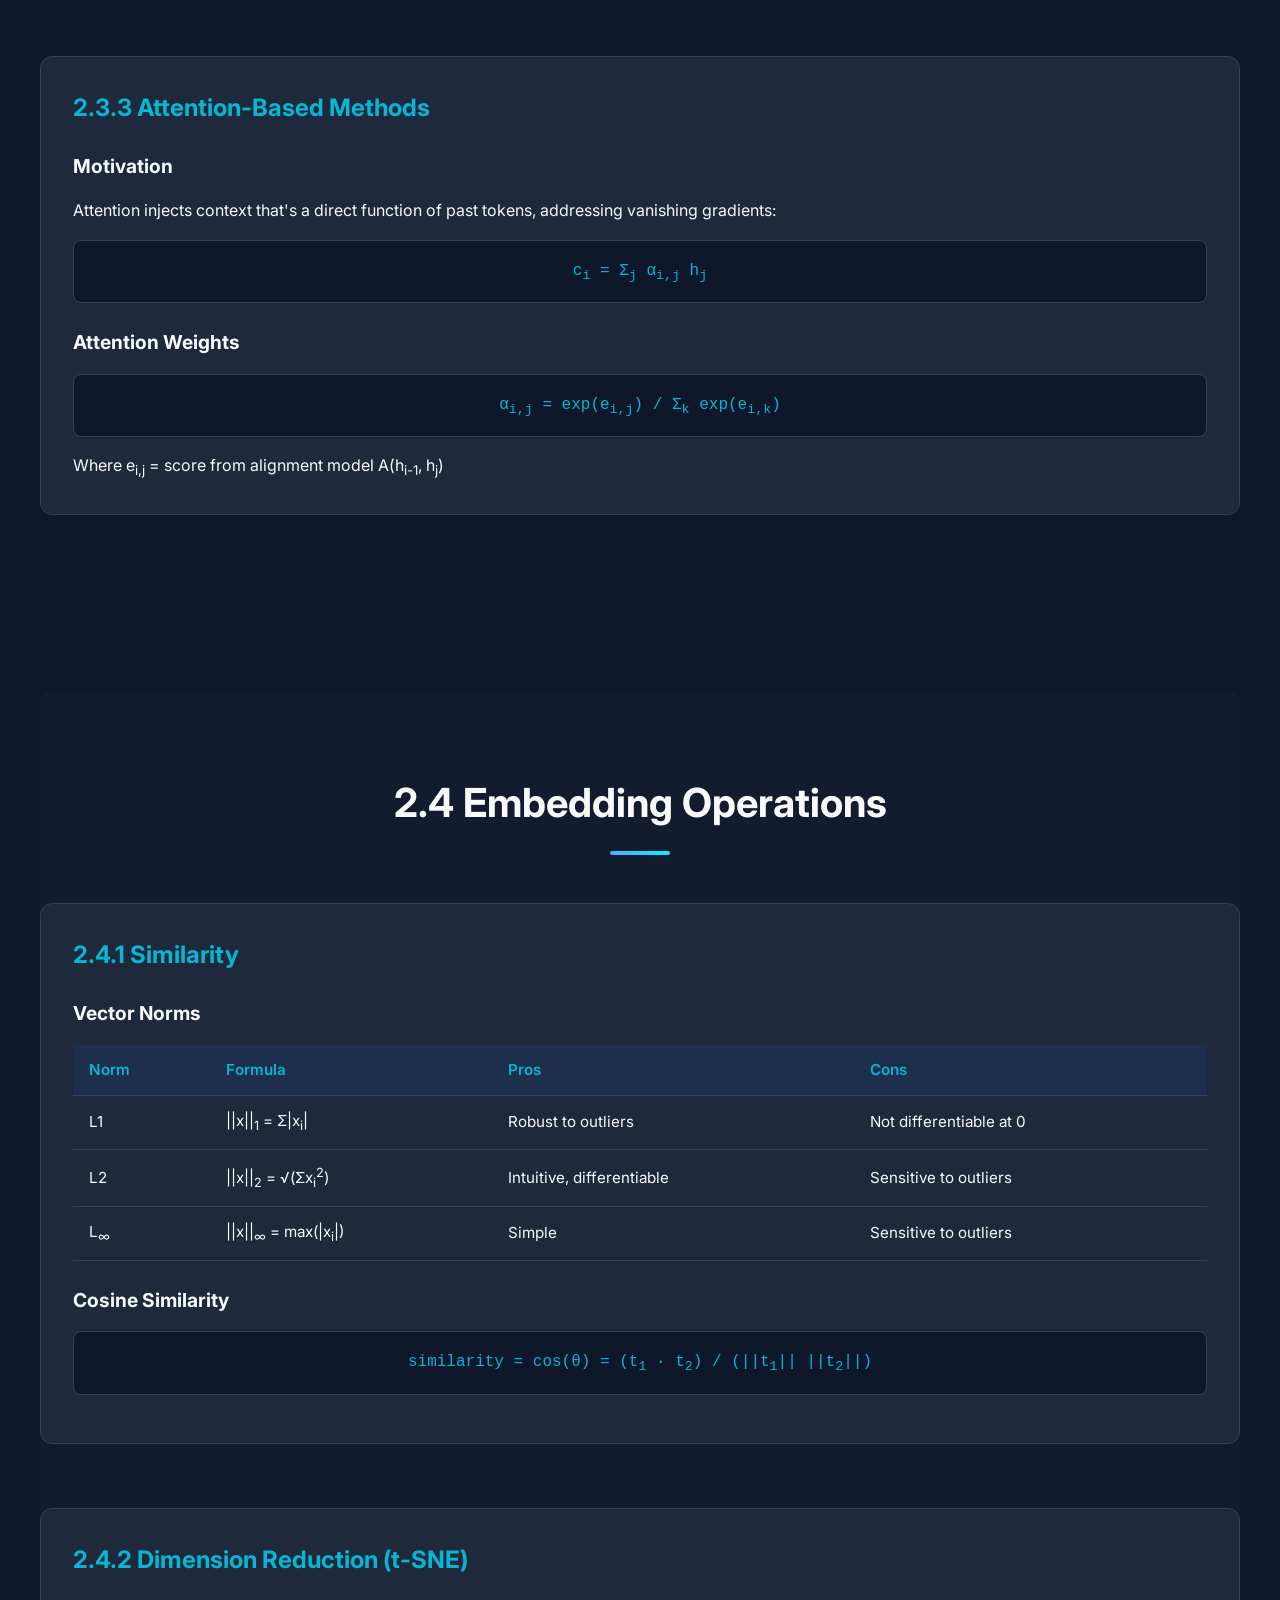
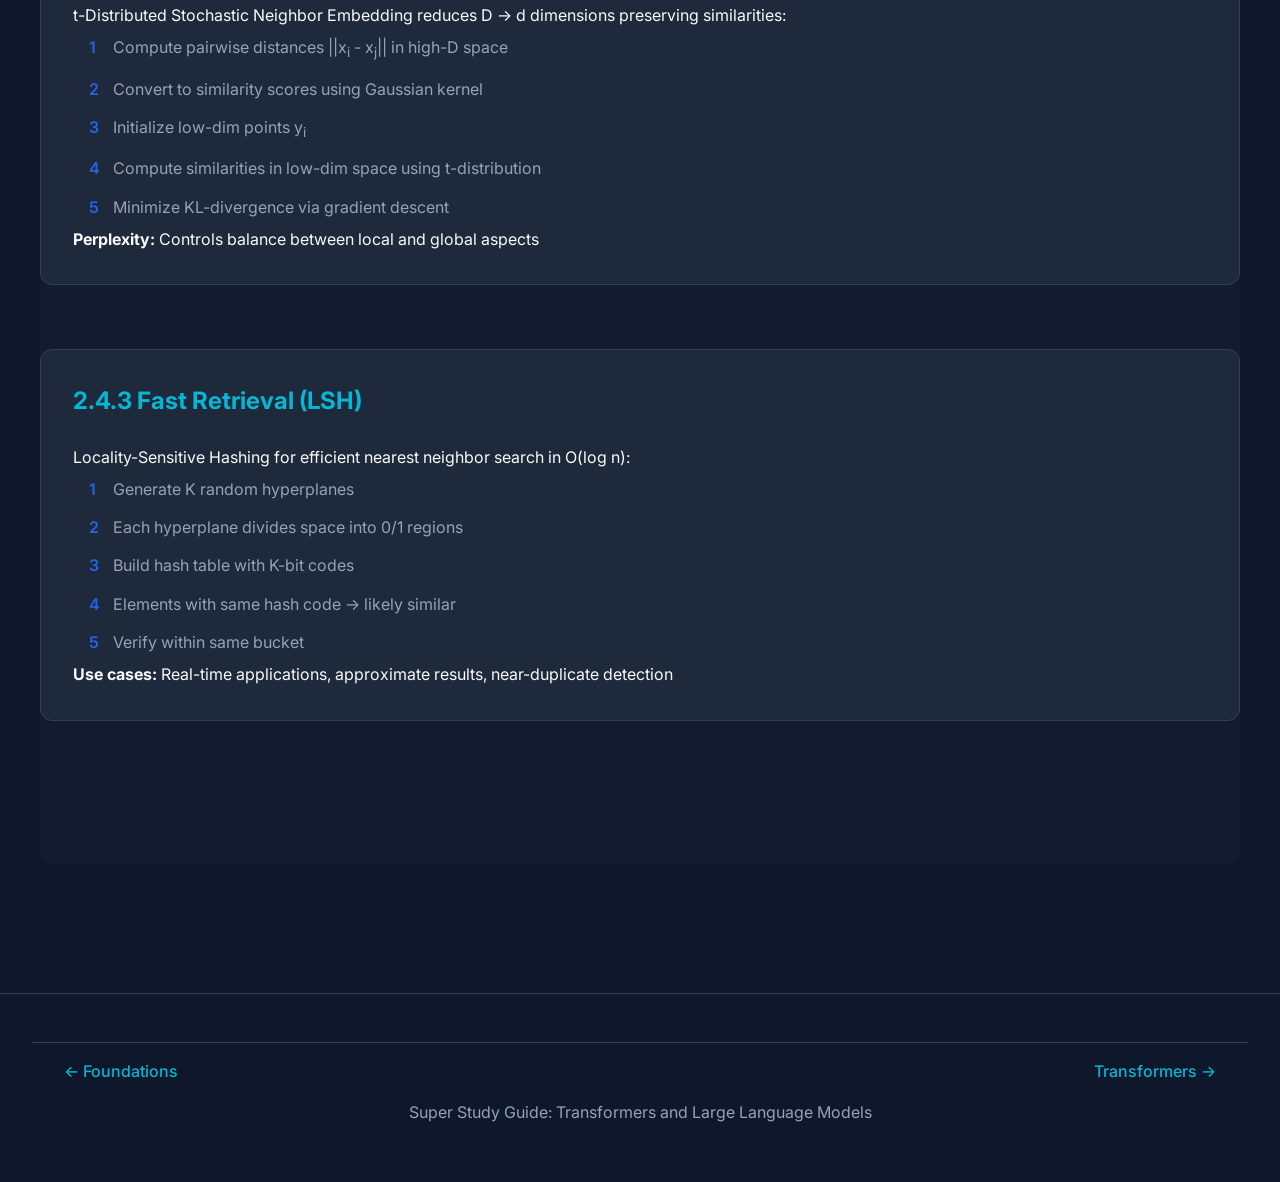
<file: books/LLM/embeddings.html>
<!DOCTYPE html>
<html lang="en">
<head>
    <meta charset="UTF-8">
    <meta name="viewport" content="width=device-width, initial-scale=1.0">
    <title>Embeddings - Transformers & LLMs</title>
    <link rel="stylesheet" href="styles.css">
    <link href="https://fonts.googleapis.com/css2?family=Inter:wght@400;500;600;700&display=swap" rel="stylesheet">
</head>
<body>
    <nav class="navbar">
        <div class="nav-content">
            <h1>Transformers & LLMs</h1>
            <button class="mobile-menu-btn" onclick="toggleMobileMenu()">☰</button>
            <ul class="nav-links">
                <li><a href="index.html">Home</a></li>
                <li><a href="foundations.html">Foundations</a></li>
                <li><a href="embeddings.html">Embeddings</a></li>
                <li><a href="transformers.html">Transformers</a></li>
                <li><a href="llm.html">LLMs</a></li>
                <li><a href="applications.html">Applications</a></li>
            </ul>
        </div>
    </nav>

    <header class="page-header">
        <div class="hero-content">
            <div class="badge">Section 2</div>
            <h1>Embeddings</h1>
            <p class="subtitle">Tokenization, Word Embeddings, and Document Representations</p>
        </div>
    </header>

    <main class="content-area">
        <div class="container">

            <!-- 2.1 Tokenization -->
            <section id="tokenization" class="section">
                <h2 class="section-title">2.1 Tokenization</h2>

                <div class="topic-block">
                    <h3>2.1.1 Notations</h3>

                    <div class="definition-box">
                        <h4>Token</h4>
                        <p>An arbitrarily defined unit of text. Granularity levels:</p>
                    </div>

                    <table class="data-table">
                        <tr><th>Level</th><th>Description</th><th>Pros</th><th>Cons</th></tr>
                        <tr>
                            <td>Word</td>
                            <td>Each word is a token</td>
                            <td>Easy to understand, fewer tokens</td>
                            <td>Large vocabulary, OOV words</td>
                        </tr>
                        <tr>
                            <td>Subword</td>
                            <td>Words divided into subunits</td>
                            <td>Reduced vocab, handles OOV</td>
                            <td>More complex, longer input</td>
                        </tr>
                        <tr>
                            <td>Character</td>
                            <td>Each character is a token</td>
                            <td>Small vocab, solves OOV</td>
                            <td>Very long input, poor embeddings</td>
                        </tr>
                        <tr>
                            <td>Byte</td>
                            <td>Raw encoding (e.g. UTF-8)</td>
                            <td>Handles any text/emoji</td>
                            <td>Long input, hard to interpret</td>
                        </tr>
                    </table>

                    <h4>Vocabulary</h4>
                    <p>A fixed set of predefined tokens <strong>V = {token<sub>1</sub>, token<sub>2</sub>, ...}</strong></p>

                    <h4>Special Tokens</h4>
                    <table class="data-table">
                        <tr><th>Token</th><th>Purpose</th><th>Example</th></tr>
                        <tr><td>[PAD]</td><td>Fills sequence to max length</td><td>my teddy [PAD] [PAD]</td></tr>
                        <tr><td>[UNK]</td><td>Unknown tokens not in vocab</td><td>my teddy [UNK]</td></tr>
                        <tr><td>[CLS]</td><td>Classification token (BERT)</td><td>[CLS] this is ...</td></tr>
                        <tr><td>[SEP]</td><td>Separator between segments</td><td>s1 [SEP] s2</td></tr>
                        <tr><td>[MASK]</td><td>Token to predict</td><td>this [MASK] bear</td></tr>
                    </table>

                    <h4>Tokenizer</h4>
                    <p>Converts text to tokens:</p>
                    <ul>
                        <li><strong>Encode:</strong> Text → Tokens</li>
                        <li><strong>Decode:</strong> Tokens → Text</li>
                    </ul>

                    <h4>Types</h4>
                    <ul>
                        <li><strong>Rule-based:</strong> Word-level, character-level (no training)</li>
                        <li><strong>Learned:</strong> BPE, WordPiece, Unigram (trained on corpus)</li>
                    </ul>

                    <h4>Normalization</h4>
                    <table class="data-table">
                        <tr><th>Method</th><th>Description</th><th>Example</th></tr>
                        <tr><td>Casing</td><td>Convert to lowercase</td><td>Teddy → teddy</td></tr>
                        <tr><td>Accents</td><td>Remove accents</td><td>knüddelbär → knuddelbar</td></tr>
                        <tr><td>Unicode</td><td>Remove special symbols</td><td>teddy bear🤩 → teddy bear</td></tr>
                    </table>
                </div>

                <div class="topic-block">
                    <h3>2.1.2 Subword Algorithms</h3>

                    <h4>BPE (Byte-Pair Encoding)</h4>
                    <p>Constructs vocabulary by learning most common pairs:</p>

                    <h5>Training:</h5>
                    <ol>
                        <li>Initialize: Divide corpus into characters, count frequencies</li>
                        <li>Count pairs: Count frequency of adjacent pairs</li>
                        <li>Merge: Replace most common pair with new token</li>
                        <li>Repeat until vocabulary reaches desired size</li>
                    </ol>

                    <h5>Encoding:</h5>
                    <ol>
                        <li>Divide text into characters</li>
                        <li>Apply merge rules in order</li>
                    </ol>
                    <p><strong>Used by:</strong> GPT, LLaMA</p>

                    <h4>WordPiece</h4>
                    <p>Similar to BPE but selects pairs based on maximum likelihood rather than frequency.</p>
                    <p><strong>Used by:</strong> BERT</p>

                    <h4>Unigram</h4>
                    <p>Assumes token appearance is independent. Starts with large vocabulary and prunes:</p>
                    <ol>
                        <li>Initialize with all possible subwords</li>
                        <li>Compute loss for each subword using EM algorithm</li>
                        <li>Prune 80% with highest loss increase</li>
                        <li>Repeat until desired vocabulary size</li>
                    </ol>
                    <p><strong>Used by:</strong> T5</p>
                </div>
            </section>

            <!-- 2.2 Token Embeddings -->
            <section id="token-embeddings" class="section alt-bg">
                <h2 class="section-title">2.2 Token Embeddings</h2>

                <div class="topic-block">
                    <h3>2.2.1 One-Hot Encoding</h3>
                    <p>Vector of size |V| with 1 at token index, 0 elsewhere:</p>
                    <div class="formula">
                        <code>token<sub>i</sub> → [0, ..., 0, 1, 0, ..., 0]</code>
                    </div>

                    <h4>Limitations</h4>
                    <ul>
                        <li><strong>Token similarity:</strong> All vectors orthogonal - no semantic similarity</li>
                        <li><strong>Dimensionality:</strong> |V| can be 10<sup>4</sup>-10<sup>5</sup></li>
                    </ul>
                </div>

                <div class="topic-block">
                    <h3>2.2.2 Continuous Encodings (Word2Vec)</h3>

                    <div class="definition-box">
                        <h4>Word2Vec</h4>
                        <p>Generates continuous, fixed-dimension embeddings (typically d<sub>model</sub> ~ 10<sup>2</sup>-10<sup>3</sup>)</p>
                    </div>

                    <h4>CBOW (Continuous Bag of Words)</h4>
                    <p>Predicts target token from average of context token embeddings:</p>
                    <div class="diagram">
                        <pre class="ascii-diagram">
[Context] → Average → Projection → Prediction → [Target]
  my cute teddy       [Avg]       [Proj]       [Softmax]     bear</pre>
                    </div>
                    <p><strong>Fast training:</strong> One prediction per target token</p>

                    <h4>Skip-gram</h4>
                    <p>Predicts context tokens given target token:</p>
                    <div class="diagram">
                        <pre class="ascii-diagram">
[Target] → Projection → [Context 1, 2, ...]
 teddy          [Proj]       my cute is reading</pre>
                    </div>
                    <p><strong>Slower training:</strong> 2×C predictions per target token</p>

                    <h4>Negative Sampling</h4>
                    <p>Approximates softmax by sampling ~10 negative examples:</p>
                    <div class="formula">
                        <code>L = -log σ(w<sub>p</sub> · w<sub>t</sub>) - Σ<sub>w<sub>n</sub>∈N</sub> log σ(-w<sub>n</sub> · w<sub>t</sub>)</code>
                    </div>

                    <h4>GloVe</h4>
                    <p>Global Vectors - uses co-occurrence matrix:</p>
                    <ol>
                        <li>Build co-occurrence matrix X</li>
                        <li>Model: log(X<sub>i,j</sub>) = w<sub>t,i</sub><sup>T</sup>c<sub>j</sub> + b<sub>i</sub> + b<sub>j</sub></li>
                        <li>Learn embeddings via weighted loss</li>
                    </ol>
                    <div class="formula">
                        <code>w = (w<sub>t</sub> + w<sub>c</sub>) / 2</code>
                    </div>
                </div>
            </section>

            <!-- 2.3 Document Embeddings -->
            <section id="document-embeddings" class="section">
                <h2 class="section-title">2.3 Document Embeddings</h2>

                <div class="topic-block">
                    <h3>2.3.1 Heuristic Methods</h3>

                    <h4>BOW (Bag of Words)</h4>
                    <p>Sum of one-hot encodings weighted by frequency:</p>
                    <div class="formula">
                        <code>x<sub>BOW</sub> = [freq("this"), freq("is"), freq("a"), ...]</code>
                    </div>
                    <p><strong>Limitation:</strong> Order doesn't matter</p>

                    <h4>TF-IDF</h4>
                    <p>Term Frequency × Inverse Document Frequency:</p>
                    <div class="formula">
                        <code>TF(t,d) = f<sub>t,d</sub> / Σ<sub>t'</sub> f<sub>t',d</sub></code>
                    </div>
                    <div class="formula">
                        <code>IDF(t,D) = log(N<sub>D</sub> / N<sub>t,D</sub>)</code>
                    </div>
                    <div class="formula">
                        <code>TF-IDF(t,d,D) = TF(t,d) × IDF(t,D)</code>
                    </div>
                    <p>Filters out common words, focuses on important ones.</p>

                    <h4>N-gram</h4>
                    <p>BOW extended to sequences of n consecutive words. Trade-off:</p>
                    <ul>
                        <li>Higher n → captures word colocation</li>
                        <li>Lower n → less sparse, lower computation</li>
                    </ul>
                </div>

                <div class="topic-block">
                    <h3>2.3.2 Recurrent Neural Networks</h3>

                    <h4>RNN</h4>
                    <p>Maintains hidden state h<sup>(t)</sup> for sequence processing:</p>
                    <div class="formula">
                        <code>h<sup>(t)</sup> = A<sub>1</sub>(W<sub>hh</sub>h<sup>(t-1)</sup> + W<sub>hx</sub>x<sup>(t)</sup> + b<sub>h</sub>)</code>
                    </div>
                    <div class="formula">
                        <code>ŷ<sup>(t)</sup> = A<sub>2</sub>(W<sub>yh</sub>h<sup>(t)</sup> + b<sub>y</sub>)</code>
                    </div>

                    <h4>Vanishing Gradient Problem</h4>
                    <p>RNNs struggle with long-term dependencies. Gradients become small during backpropagation.</p>

                    <h4>GRU (Gated Recurrent Unit)</h4>
                    <p>Uses gates to control information flow:</p>
                    <ul>
                        <li><strong>Input gate i:</strong> Filter new information</li>
                        <li><strong>Forget gate f:</strong> Discard information</li>
                    </ul>
                    <div class="formula">
                        <code>c̃<sup>(t)</sup> = tanh(W<sub>c</sub>[f ⊙ h<sup>(t-1)</sup>, x<sup>(t)</sup>] + b<sub>c</sub>)</code>
                    </div>
                    <div class="formula">
                        <code>c<sup>(t)</sup> = i ⊙ c̃<sup>(t)</sup> + (1-i) ⊙ c<sup>(t-1)</sup></code>
                    </div>

                    <h4>LSTM</h4>
                    <p>Adds output gate o for better long-term memory:</p>
                    <div class="formula">
                        <code>c<sup>(t)</sup> = f ⊙ c<sup>(t-1)</sup> + i ⊙ c̃<sup>(t)</sup></code>
                    </div>
                    <div class="formula">
                        <code>h<sup>(t)</sup> = o ⊙ tanh(c<sup>(t)</sup>)</code>
                    </div>

                    <h4>ELMo</h4>
                    <p>Embeddings from Language Models - bidirectional LSTMs with character-level input:</p>
                    <div class="formula">
                        <code>ELMo<sub>t</sub> = [h<sub>t,L</sub><sup>→</sup>, h<sub>t,L</sub><sup>←</sup>]</code>
                    </div>
                </div>

                <div class="topic-block">
                    <h3>2.3.3 Attention-Based Methods</h3>

                    <h4>Motivation</h4>
                    <p>Attention injects context that's a direct function of past tokens, addressing vanishing gradients:</p>
                    <div class="formula">
                        <code>c<sub>i</sub> = Σ<sub>j</sub> α<sub>i,j</sub> h<sub>j</sub></code>
                    </div>

                    <h4>Attention Weights</h4>
                    <div class="formula">
                        <code>α<sub>i,j</sub> = exp(e<sub>i,j</sub>) / Σ<sub>k</sub> exp(e<sub>i,k</sub>)</code>
                    </div>
                    <p>Where e<sub>i,j</sub> = score from alignment model A(h<sub>i-1</sub>, h<sub>j</sub>)</p>
                </div>
            </section>

            <!-- 2.4 Embedding Operations -->
            <section id="operations" class="section alt-bg">
                <h2 class="section-title">2.4 Embedding Operations</h2>

                <div class="topic-block">
                    <h3>2.4.1 Similarity</h3>

                    <h4>Vector Norms</h4>
                    <table class="data-table">
                        <tr><th>Norm</th><th>Formula</th><th>Pros</th><th>Cons</th></tr>
                        <tr><td>L1</td><td>||x||<sub>1</sub> = Σ|x<sub>i</sub>|</td><td>Robust to outliers</td><td>Not differentiable at 0</td></tr>
                        <tr><td>L2</td><td>||x||<sub>2</sub> = √(Σx<sub>i</sub><sup>2</sup>)</td><td>Intuitive, differentiable</td><td>Sensitive to outliers</td></tr>
                        <tr><td>L<sub>∞</sub></td><td>||x||<sub>∞</sub> = max(|x<sub>i</sub>|)</td><td>Simple</td><td>Sensitive to outliers</td></tr>
                    </table>

                    <h4>Cosine Similarity</h4>
                    <div class="formula">
                        <code>similarity = cos(θ) = (t<sub>1</sub> · t<sub>2</sub>) / (||t<sub>1</sub>|| ||t<sub>2</sub>||)</code>
                    </div>
                </div>

                <div class="topic-block">
                    <h3>2.4.2 Dimension Reduction (t-SNE)</h3>
                    <p>t-Distributed Stochastic Neighbor Embedding reduces D → d dimensions preserving similarities:</p>
                    <ol>
                        <li>Compute pairwise distances ||x<sub>i</sub> - x<sub>j</sub>|| in high-D space</li>
                        <li>Convert to similarity scores using Gaussian kernel</li>
                        <li>Initialize low-dim points y<sub>i</sub></li>
                        <li>Compute similarities in low-dim space using t-distribution</li>
                        <li>Minimize KL-divergence via gradient descent</li>
                    </ol>
                    <p><strong>Perplexity:</strong> Controls balance between local and global aspects</p>
                </div>

                <div class="topic-block">
                    <h3>2.4.3 Fast Retrieval (LSH)</h3>
                    <p>Locality-Sensitive Hashing for efficient nearest neighbor search in O(log n):</p>
                    <ol>
                        <li>Generate K random hyperplanes</li>
                        <li>Each hyperplane divides space into 0/1 regions</li>
                        <li>Build hash table with K-bit codes</li>
                        <li>Elements with same hash code → likely similar</li>
                        <li>Verify within same bucket</li>
                    </ol>
                    <p><strong>Use cases:</strong> Real-time applications, approximate results, near-duplicate detection</p>
                </div>
            </section>
        </div>
    </main>

    <footer class="footer">
        <div class="nav-footer">
            <a href="foundations.html">← Foundations</a>
            <a href="transformers.html">Transformers →</a>
        </div>
        <p>Super Study Guide: Transformers and Large Language Models</p>
    </footer>

    <script src="script.js"></script>
</body>
</html>
</file>
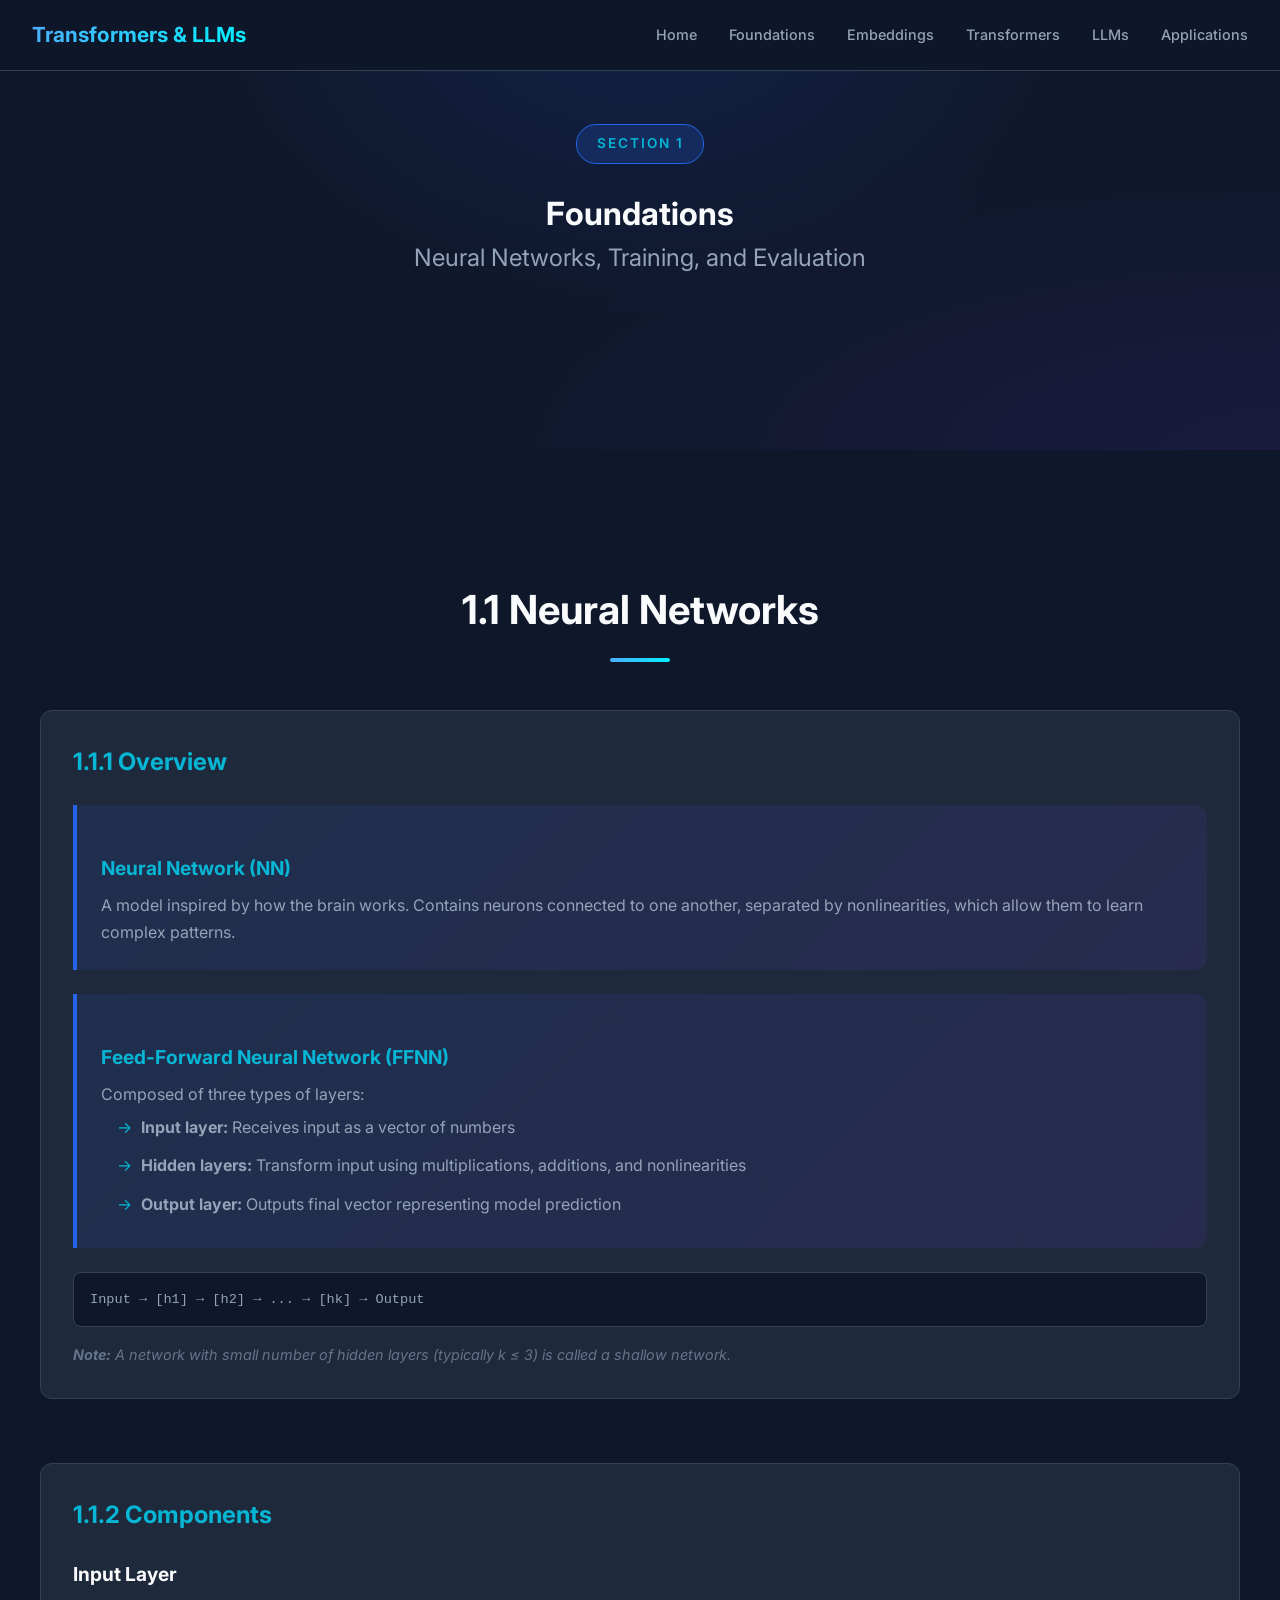
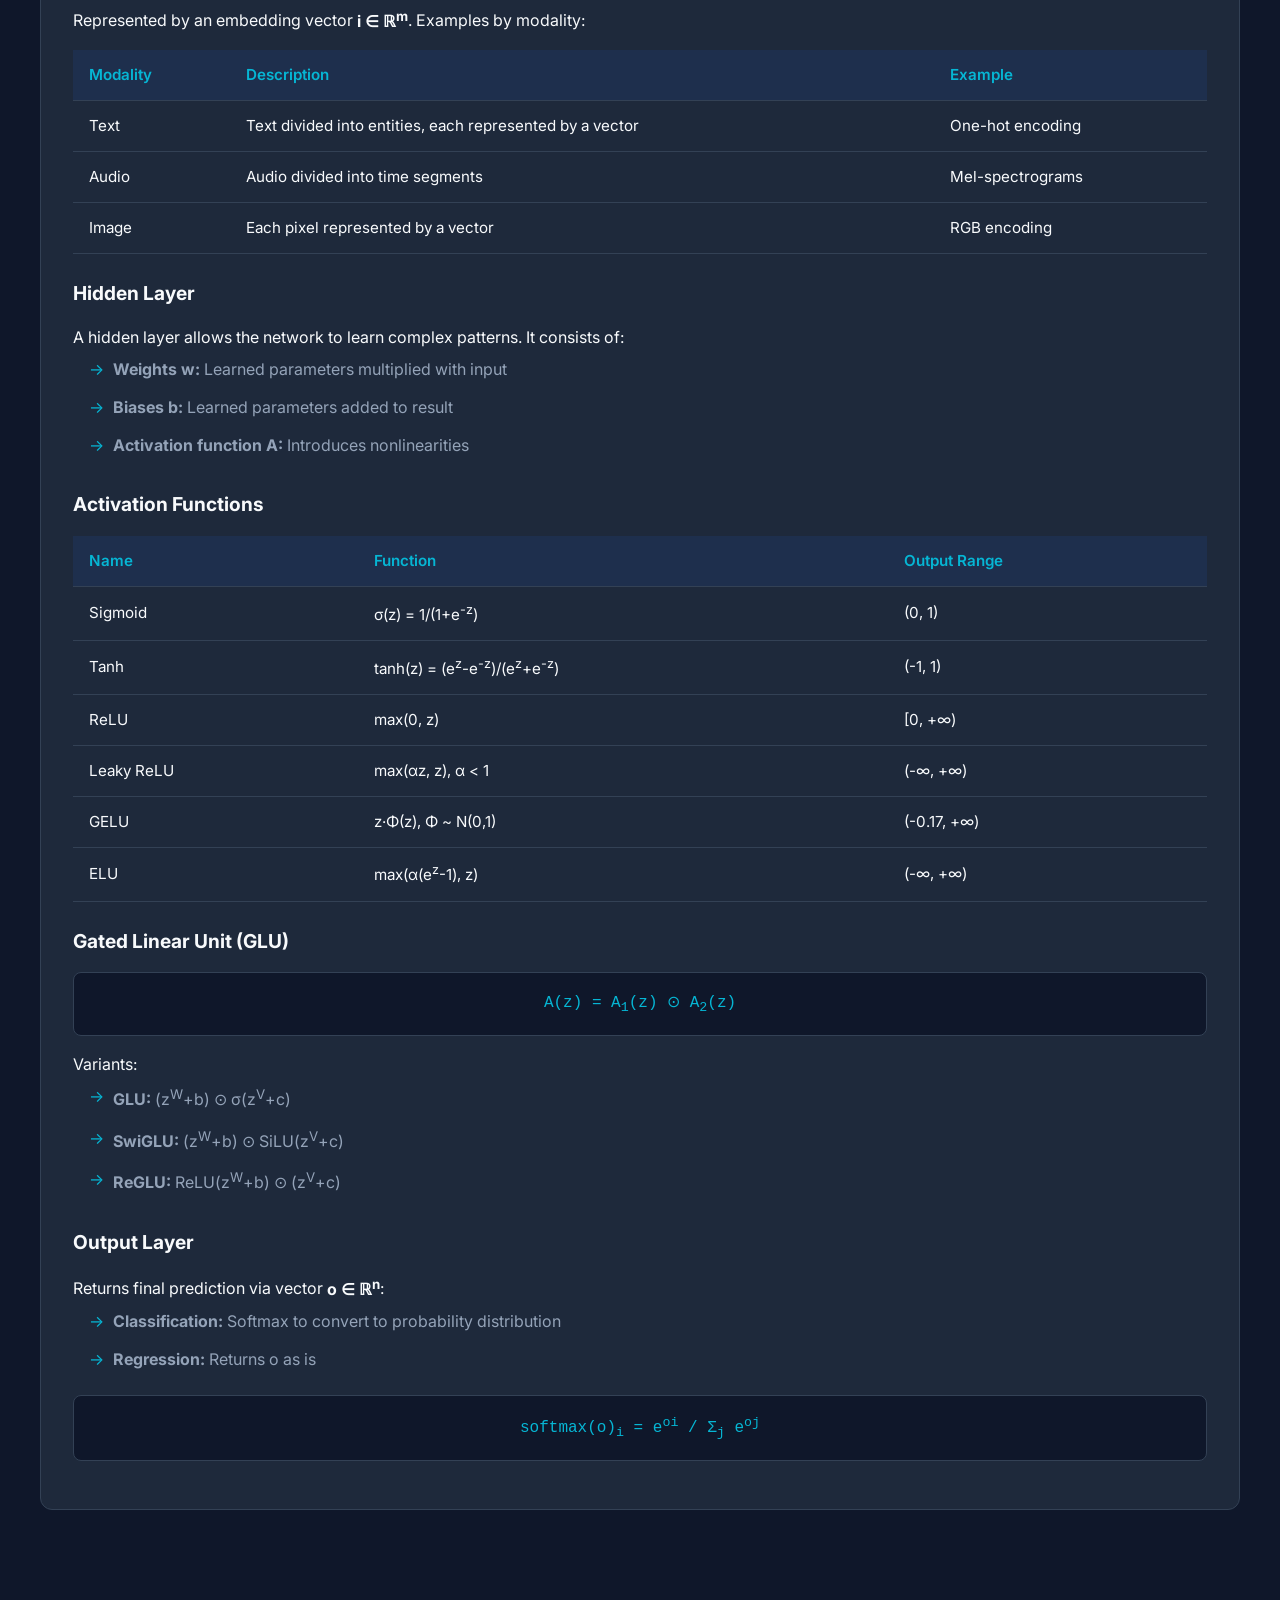
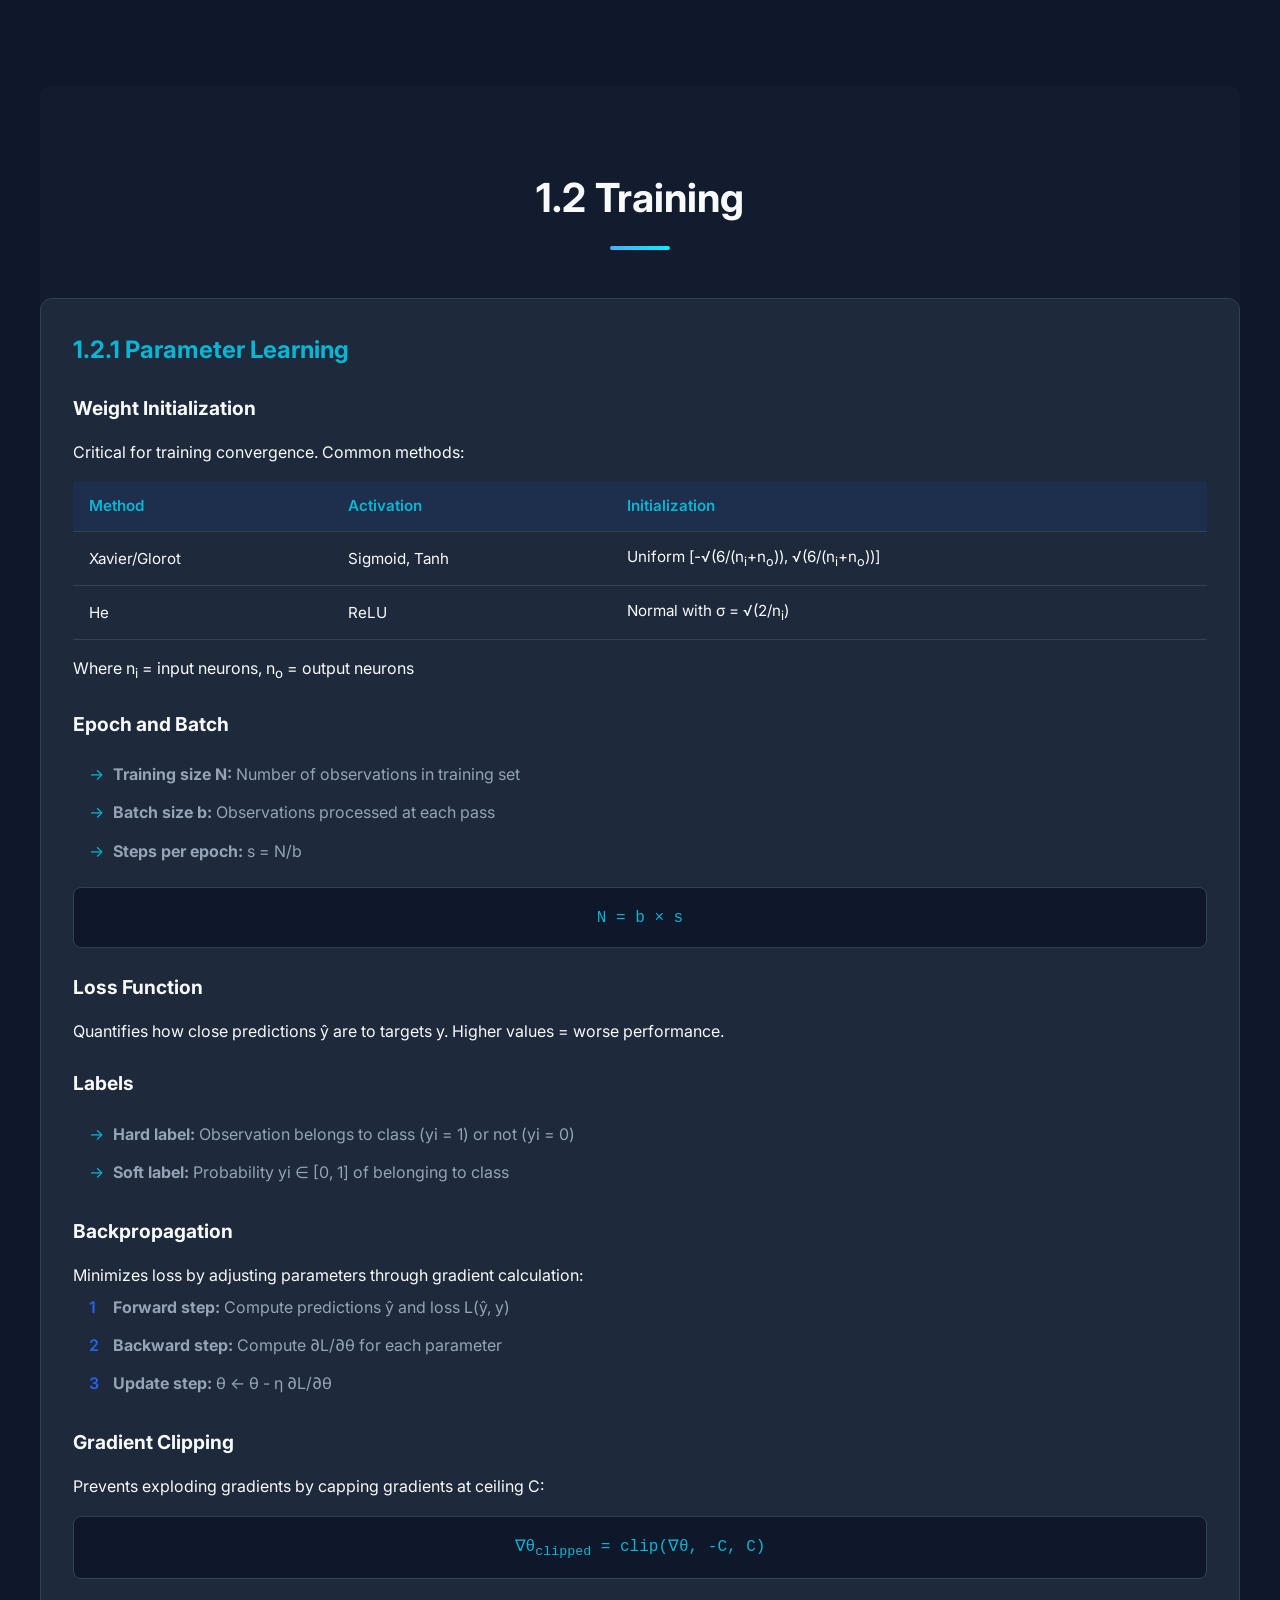
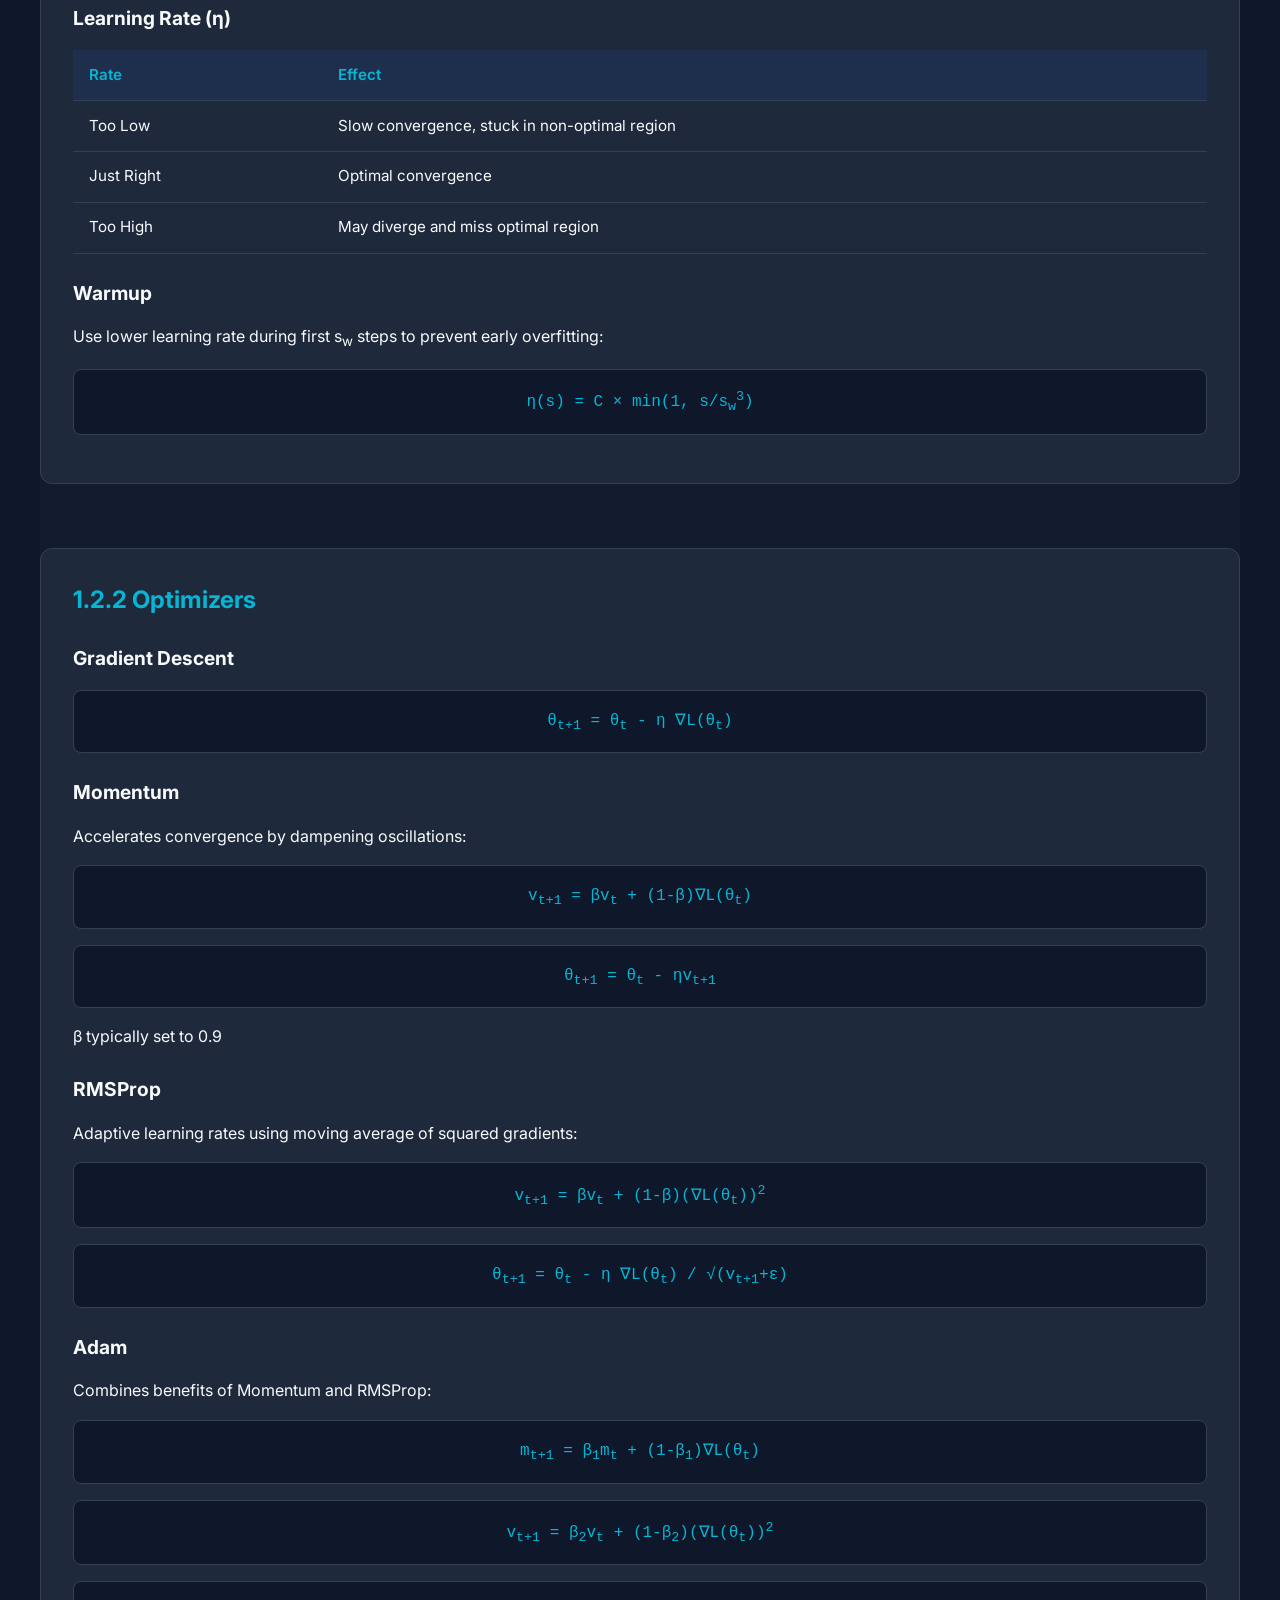
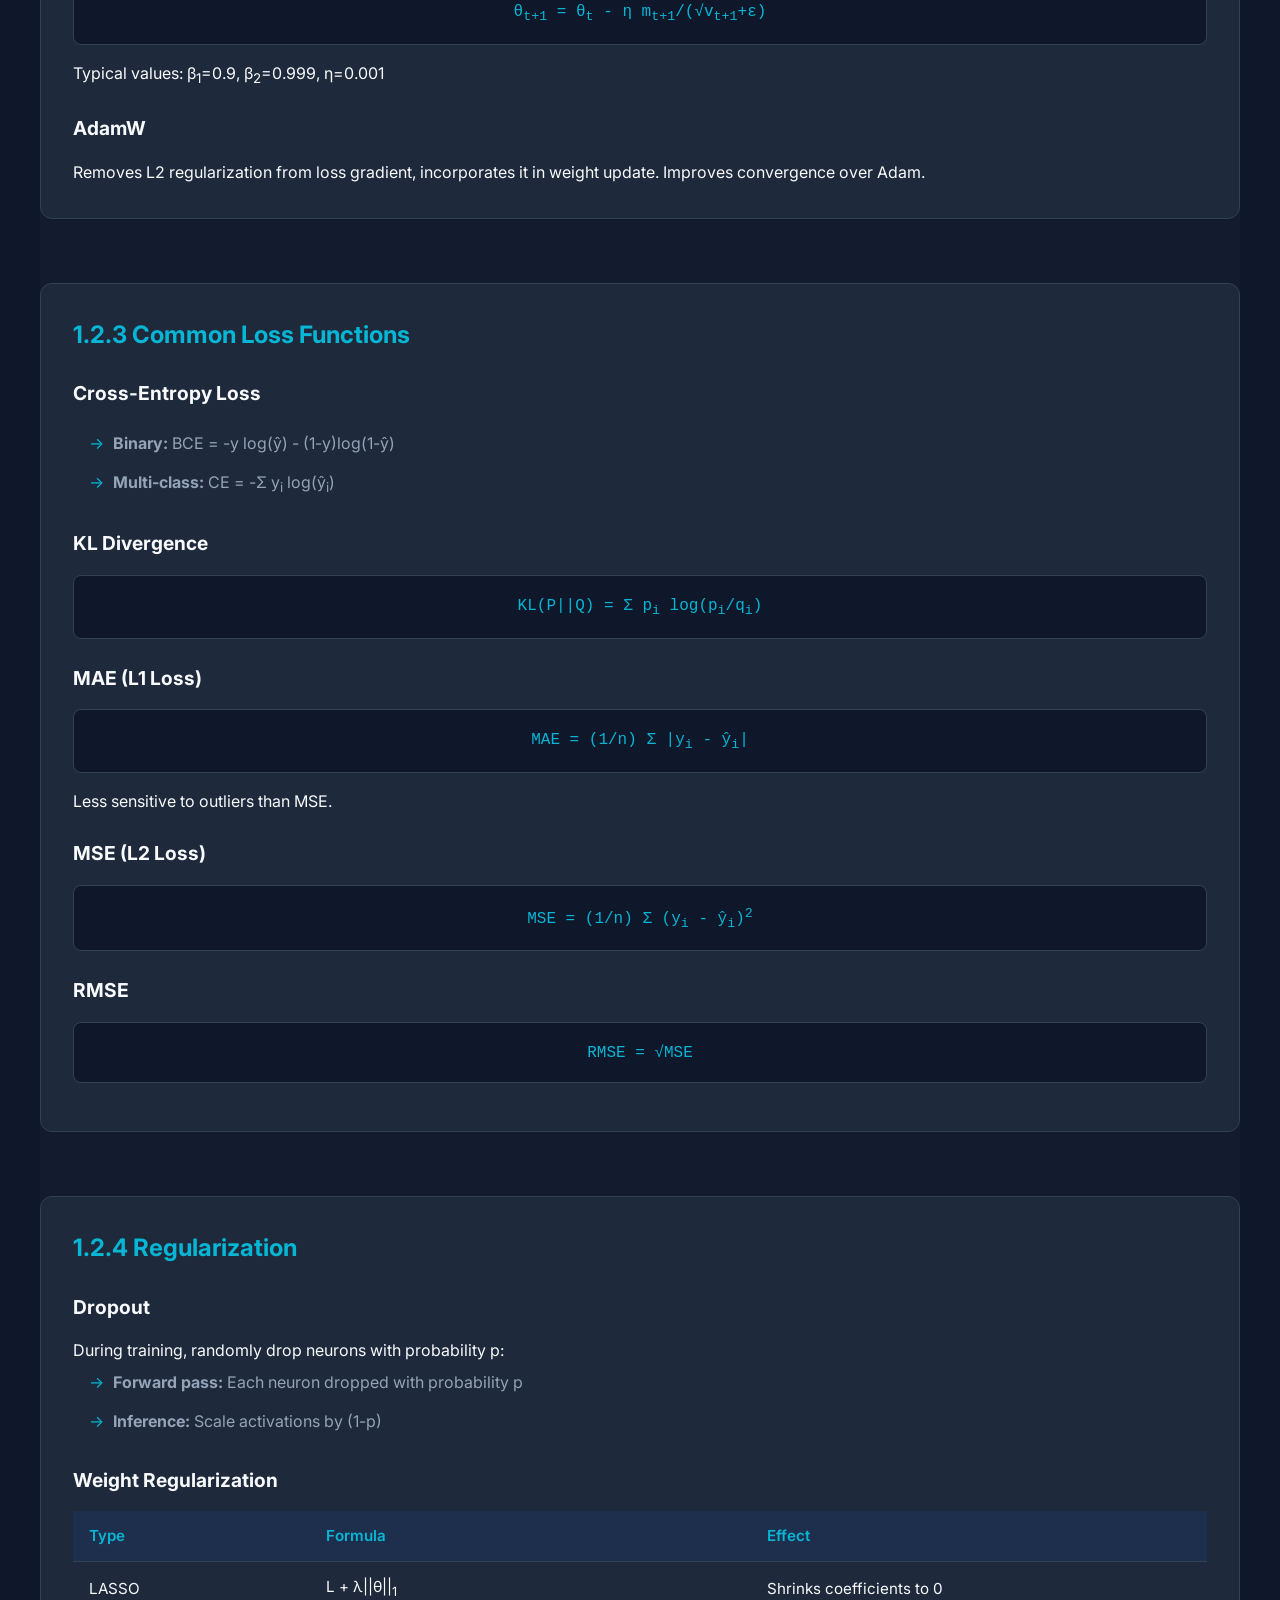
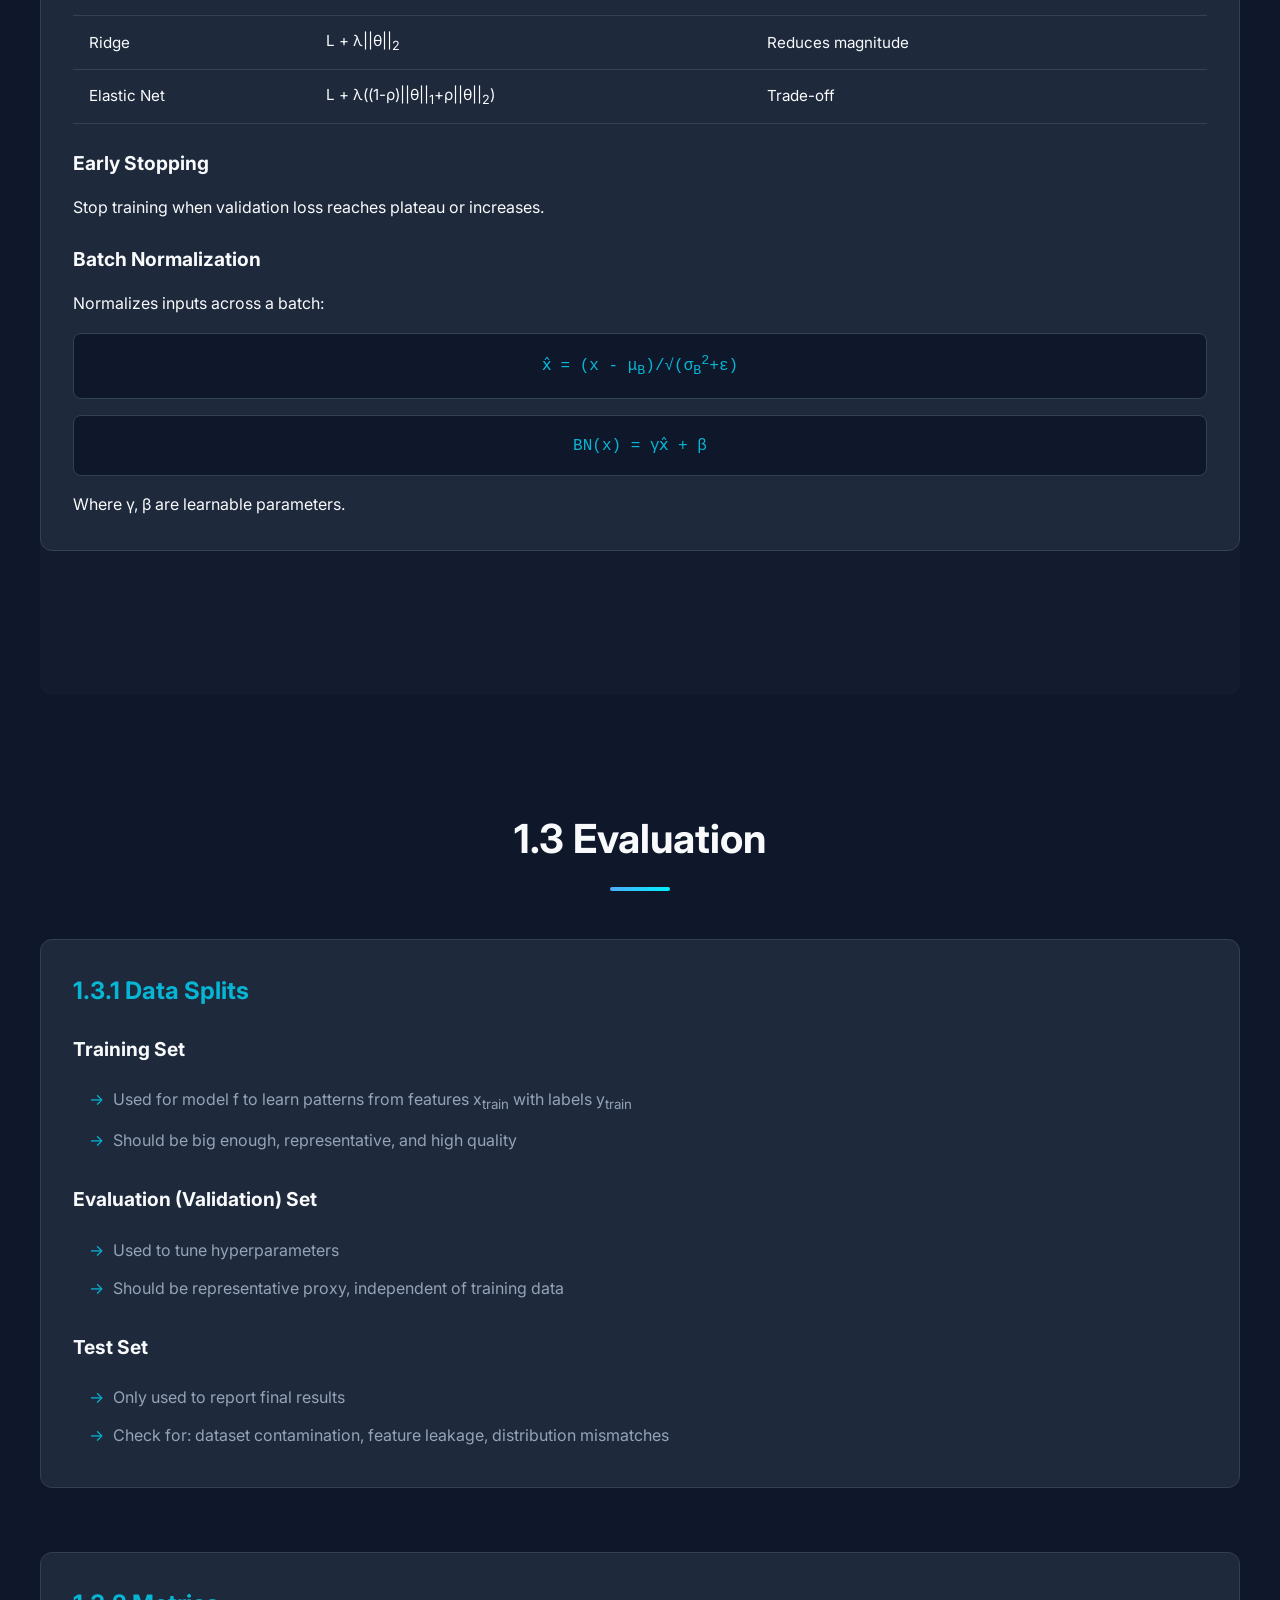
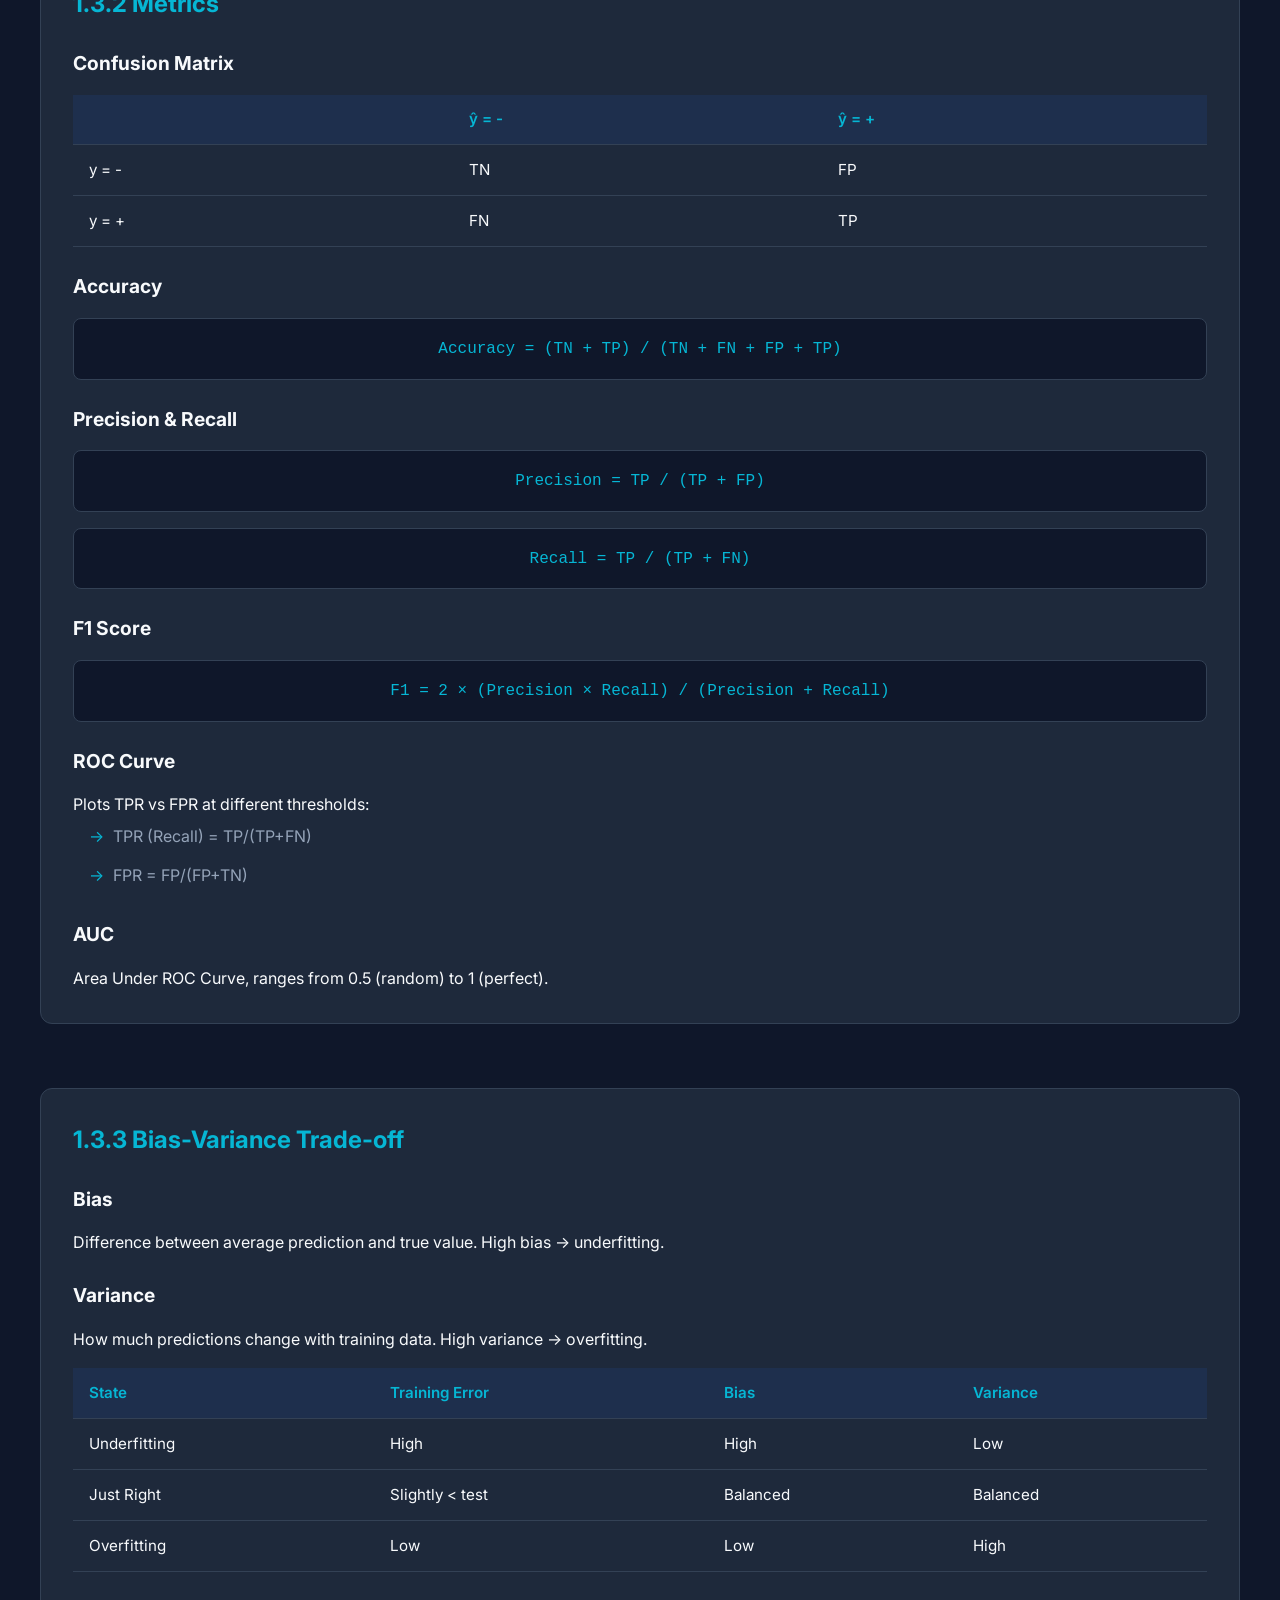
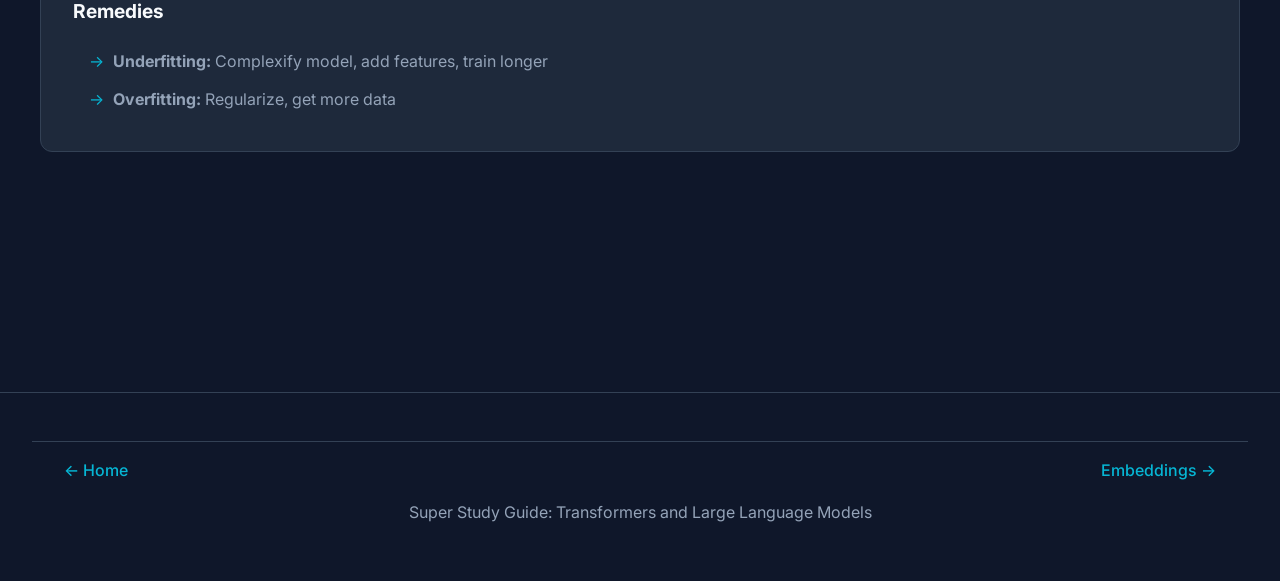
<file: books/LLM/foundations.html>
<!DOCTYPE html>
<html lang="en">
<head>
    <meta charset="UTF-8">
    <meta name="viewport" content="width=device-width, initial-scale=1.0">
    <title>Foundations - Transformers & LLMs</title>
    <link rel="stylesheet" href="styles.css">
    <link href="https://fonts.googleapis.com/css2?family=Inter:wght@400;500;600;700&display=swap" rel="stylesheet">
</head>
<body>
    <nav class="navbar">
        <div class="nav-content">
            <h1>Transformers & LLMs</h1>
            <button class="mobile-menu-btn" onclick="toggleMobileMenu()">☰</button>
            <ul class="nav-links">
                <li><a href="index.html">Home</a></li>
                <li><a href="foundations.html">Foundations</a></li>
                <li><a href="embeddings.html">Embeddings</a></li>
                <li><a href="transformers.html">Transformers</a></li>
                <li><a href="llm.html">LLMs</a></li>
                <li><a href="applications.html">Applications</a></li>
            </ul>
        </div>
    </nav>

    <header class="page-header">
        <div class="hero-content">
            <div class="badge">Section 1</div>
            <h1>Foundations</h1>
            <p class="subtitle">Neural Networks, Training, and Evaluation</p>
        </div>
    </header>

    <main class="content-area">
        <div class="container">

            <!-- 1.1 Neural Networks -->
            <section id="neural-networks" class="section">
                <h2 class="section-title">1.1 Neural Networks</h2>

                <div class="topic-block">
                    <h3>1.1.1 Overview</h3>

                    <div class="definition-box">
                        <h4>Neural Network (NN)</h4>
                        <p>A model inspired by how the brain works. Contains neurons connected to one another, separated by nonlinearities, which allow them to learn complex patterns.</p>
                    </div>

                    <div class="definition-box">
                        <h4>Feed-Forward Neural Network (FFNN)</h4>
                        <p>Composed of three types of layers:</p>
                        <ul>
                            <li><strong>Input layer:</strong> Receives input as a vector of numbers</li>
                            <li><strong>Hidden layers:</strong> Transform input using multiplications, additions, and nonlinearities</li>
                            <li><strong>Output layer:</strong> Outputs final vector representing model prediction</li>
                        </ul>
                    </div>

                    <div class="diagram">
                        <pre class="ascii-diagram">
Input → [h1] → [h2] → ... → [hk] → Output</pre>
                    </div>
                    <p class="note"><strong>Note:</strong> A network with small number of hidden layers (typically k ≤ 3) is called a <em>shallow network</em>.</p>
                </div>

                <div class="topic-block">
                    <h3>1.1.2 Components</h3>

                    <h4>Input Layer</h4>
                    <p>Represented by an embedding vector <strong>i ∈ ℝ<sup>m</sup></strong>. Examples by modality:</p>

                    <table class="data-table">
                        <tr><th>Modality</th><th>Description</th><th>Example</th></tr>
                        <tr><td>Text</td><td>Text divided into entities, each represented by a vector</td><td>One-hot encoding</td></tr>
                        <tr><td>Audio</td><td>Audio divided into time segments</td><td>Mel-spectrograms</td></tr>
                        <tr><td>Image</td><td>Each pixel represented by a vector</td><td>RGB encoding</td></tr>
                    </table>

                    <h4>Hidden Layer</h4>
                    <p>A hidden layer allows the network to learn complex patterns. It consists of:</p>
                    <ul>
                        <li><strong>Weights w:</strong> Learned parameters multiplied with input</li>
                        <li><strong>Biases b:</strong> Learned parameters added to result</li>
                        <li><strong>Activation function A:</strong> Introduces nonlinearities</li>
                    </ul>

                    <h4>Activation Functions</h4>
                    <table class="data-table">
                        <tr><th>Name</th><th>Function</th><th>Output Range</th></tr>
                        <tr><td>Sigmoid</td><td>σ(z) = 1/(1+e<sup>-z</sup>)</td><td>(0, 1)</td></tr>
                        <tr><td>Tanh</td><td>tanh(z) = (e<sup>z</sup>-e<sup>-z</sup>)/(e<sup>z</sup>+e<sup>-z</sup>)</td><td>(-1, 1)</td></tr>
                        <tr><td>ReLU</td><td>max(0, z)</td><td>[0, +∞)</td></tr>
                        <tr><td>Leaky ReLU</td><td>max(αz, z), α &lt; 1</td><td>(-∞, +∞)</td></tr>
                        <tr><td>GELU</td><td>z·Φ(z), Φ ~ N(0,1)</td><td>(-0.17, +∞)</td></tr>
                        <tr><td>ELU</td><td>max(α(e<sup>z</sup>-1), z)</td><td>(-∞, +∞)</td></tr>
                    </table>

                    <h4>Gated Linear Unit (GLU)</h4>
                    <div class="formula">
                        <code>A(z) = A<sub>1</sub>(z) ⊙ A<sub>2</sub>(z)</code>
                    </div>
                    <p>Variants:</p>
                    <ul>
                        <li><strong>GLU:</strong> (z<sup>W</sup>+b) ⊙ σ(z<sup>V</sup>+c)</li>
                        <li><strong>SwiGLU:</strong> (z<sup>W</sup>+b) ⊙ SiLU(z<sup>V</sup>+c)</li>
                        <li><strong>ReGLU:</strong> ReLU(z<sup>W</sup>+b) ⊙ (z<sup>V</sup>+c)</li>
                    </ul>

                    <h4>Output Layer</h4>
                    <p>Returns final prediction via vector <strong>o ∈ ℝ<sup>n</sup></strong>:</p>
                    <ul>
                        <li><strong>Classification:</strong> Softmax to convert to probability distribution</li>
                        <li><strong>Regression:</strong> Returns o as is</li>
                    </ul>
                    <div class="formula">
                        <code>softmax(o)<sub>i</sub> = e<sup>oi</sup> / Σ<sub>j</sub> e<sup>oj</sup></code>
                    </div>
                </div>
            </section>

            <!-- 1.2 Training -->
            <section id="training" class="section alt-bg">
                <h2 class="section-title">1.2 Training</h2>

                <div class="topic-block">
                    <h3>1.2.1 Parameter Learning</h3>

                    <h4>Weight Initialization</h4>
                    <p>Critical for training convergence. Common methods:</p>

                    <table class="data-table">
                        <tr><th>Method</th><th>Activation</th><th>Initialization</th></tr>
                        <tr><td>Xavier/Glorot</td><td>Sigmoid, Tanh</td><td>Uniform [-√(6/(n<sub>i</sub>+n<sub>o</sub>)), √(6/(n<sub>i</sub>+n<sub>o</sub>))]</td></tr>
                        <tr><td>He</td><td>ReLU</td><td>Normal with σ = √(2/n<sub>i</sub>)</td></tr>
                    </table>
                    <p>Where n<sub>i</sub> = input neurons, n<sub>o</sub> = output neurons</p>

                    <h4>Epoch and Batch</h4>
                    <ul>
                        <li><strong>Training size N:</strong> Number of observations in training set</li>
                        <li><strong>Batch size b:</strong> Observations processed at each pass</li>
                        <li><strong>Steps per epoch:</strong> s = N/b</li>
                    </ul>
                    <div class="formula">
                        <code>N = b × s</code>
                    </div>

                    <h4>Loss Function</h4>
                    <p>Quantifies how close predictions ŷ are to targets y. Higher values = worse performance.</p>

                    <h4>Labels</h4>
                    <ul>
                        <li><strong>Hard label:</strong> Observation belongs to class (yi = 1) or not (yi = 0)</li>
                        <li><strong>Soft label:</strong> Probability yi ∈ [0, 1] of belonging to class</li>
                    </ul>

                    <h4>Backpropagation</h4>
                    <p>Minimizes loss by adjusting parameters through gradient calculation:</p>
                    <ol>
                        <li><strong>Forward step:</strong> Compute predictions ŷ and loss L(ŷ, y)</li>
                        <li><strong>Backward step:</strong> Compute ∂L/∂θ for each parameter</li>
                        <li><strong>Update step:</strong> θ ← θ - η ∂L/∂θ</li>
                    </ol>

                    <h4>Gradient Clipping</h4>
                    <p>Prevents exploding gradients by capping gradients at ceiling C:</p>
                    <div class="formula">
                        <code>∇θ<sub>clipped</sub> = clip(∇θ, -C, C)</code>
                    </div>

                    <h4>Learning Rate (η)</h4>
                    <table class="data-table">
                        <tr><th>Rate</th><th>Effect</th></tr>
                        <tr><td>Too Low</td><td>Slow convergence, stuck in non-optimal region</td></tr>
                        <tr><td>Just Right</td><td>Optimal convergence</td></tr>
                        <tr><td>Too High</td><td>May diverge and miss optimal region</td></tr>
                    </table>

                    <h4>Warmup</h4>
                    <p>Use lower learning rate during first s<sub>w</sub> steps to prevent early overfitting:</p>
                    <div class="formula">
                        <code>η(s) = C × min(1, s/s<sub>w</sub><sup>3</sup>)</code>
                    </div>
                </div>

                <div class="topic-block">
                    <h3>1.2.2 Optimizers</h3>

                    <h4>Gradient Descent</h4>
                    <div class="formula">
                        <code>θ<sub>t+1</sub> = θ<sub>t</sub> - η ∇L(θ<sub>t</sub>)</code>
                    </div>

                    <h4>Momentum</h4>
                    <p>Accelerates convergence by dampening oscillations:</p>
                    <div class="formula">
                        <code>v<sub>t+1</sub> = βv<sub>t</sub> + (1-β)∇L(θ<sub>t</sub>)</code>
                    </div>
                    <div class="formula">
                        <code>θ<sub>t+1</sub> = θ<sub>t</sub> - ηv<sub>t+1</sub></code>
                    </div>
                    <p>β typically set to 0.9</p>

                    <h4>RMSProp</h4>
                    <p>Adaptive learning rates using moving average of squared gradients:</p>
                    <div class="formula">
                        <code>v<sub>t+1</sub> = βv<sub>t</sub> + (1-β)(∇L(θ<sub>t</sub>))<sup>2</sup></code>
                    </div>
                    <div class="formula">
                        <code>θ<sub>t+1</sub> = θ<sub>t</sub> - η ∇L(θ<sub>t</sub>) / √(v<sub>t+1</sub>+ε)</code>
                    </div>

                    <h4>Adam</h4>
                    <p>Combines benefits of Momentum and RMSProp:</p>
                    <div class="formula">
                        <code>m<sub>t+1</sub> = β<sub>1</sub>m<sub>t</sub> + (1-β<sub>1</sub>)∇L(θ<sub>t</sub>)</code>
                    </div>
                    <div class="formula">
                        <code>v<sub>t+1</sub> = β<sub>2</sub>v<sub>t</sub> + (1-β<sub>2</sub>)(∇L(θ<sub>t</sub>))<sup>2</sup></code>
                    </div>
                    <div class="formula">
                        <code>θ<sub>t+1</sub> = θ<sub>t</sub> - η m<sub>t+1</sub>/(√v<sub>t+1</sub>+ε)</code>
                    </div>
                    <p>Typical values: β<sub>1</sub>=0.9, β<sub>2</sub>=0.999, η=0.001</p>

                    <h4>AdamW</h4>
                    <p>Removes L2 regularization from loss gradient, incorporates it in weight update. Improves convergence over Adam.</p>
                </div>

                <div class="topic-block">
                    <h3>1.2.3 Common Loss Functions</h3>

                    <h4>Cross-Entropy Loss</h4>
                    <ul>
                        <li><strong>Binary:</strong> BCE = -y log(ŷ) - (1-y)log(1-ŷ)</li>
                        <li><strong>Multi-class:</strong> CE = -Σ y<sub>i</sub> log(ŷ<sub>i</sub>)</li>
                    </ul>

                    <h4>KL Divergence</h4>
                    <div class="formula">
                        <code>KL(P||Q) = Σ p<sub>i</sub> log(p<sub>i</sub>/q<sub>i</sub>)</code>
                    </div>

                    <h4>MAE (L1 Loss)</h4>
                    <div class="formula">
                        <code>MAE = (1/n) Σ |y<sub>i</sub> - ŷ<sub>i</sub>|</code>
                    </div>
                    <p>Less sensitive to outliers than MSE.</p>

                    <h4>MSE (L2 Loss)</h4>
                    <div class="formula">
                        <code>MSE = (1/n) Σ (y<sub>i</sub> - ŷ<sub>i</sub>)<sup>2</sup></code>
                    </div>

                    <h4>RMSE</h4>
                    <div class="formula">
                        <code>RMSE = √MSE</code>
                    </div>
                </div>

                <div class="topic-block">
                    <h3>1.2.4 Regularization</h3>

                    <h4>Dropout</h4>
                    <p>During training, randomly drop neurons with probability p:</p>
                    <ul>
                        <li><strong>Forward pass:</strong> Each neuron dropped with probability p</li>
                        <li><strong>Inference:</strong> Scale activations by (1-p)</li>
                    </ul>

                    <h4>Weight Regularization</h4>
                    <table class="data-table">
                        <tr><th>Type</th><th>Formula</th><th>Effect</th></tr>
                        <tr><td>LASSO</td><td>L + λ||θ||<sub>1</sub></td><td>Shrinks coefficients to 0</td></tr>
                        <tr><td>Ridge</td><td>L + λ||θ||<sub>2</sub></td><td>Reduces magnitude</td></tr>
                        <tr><td>Elastic Net</td><td>L + λ((1-ρ)||θ||<sub>1</sub>+ρ||θ||<sub>2</sub>)</td><td>Trade-off</td></tr>
                    </table>

                    <h4>Early Stopping</h4>
                    <p>Stop training when validation loss reaches plateau or increases.</p>

                    <h4>Batch Normalization</h4>
                    <p>Normalizes inputs across a batch:</p>
                    <div class="formula">
                        <code>x̂ = (x - μ<sub>B</sub>)/√(σ<sub>B</sub><sup>2</sup>+ε)</code>
                    </div>
                    <div class="formula">
                        <code>BN(x) = γx̂ + β</code>
                    </div>
                    <p>Where γ, β are learnable parameters.</p>
                </div>
            </section>

            <!-- 1.3 Evaluation -->
            <section id="evaluation" class="section">
                <h2 class="section-title">1.3 Evaluation</h2>

                <div class="topic-block">
                    <h3>1.3.1 Data Splits</h3>

                    <h4>Training Set</h4>
                    <ul>
                        <li>Used for model f to learn patterns from features x<sub>train</sub> with labels y<sub>train</sub></li>
                        <li>Should be big enough, representative, and high quality</li>
                    </ul>

                    <h4>Evaluation (Validation) Set</h4>
                    <ul>
                        <li>Used to tune hyperparameters</li>
                        <li>Should be representative proxy, independent of training data</li>
                    </ul>

                    <h4>Test Set</h4>
                    <ul>
                        <li>Only used to report final results</li>
                        <li>Check for: dataset contamination, feature leakage, distribution mismatches</li>
                    </ul>
                </div>

                <div class="topic-block">
                    <h3>1.3.2 Metrics</h3>

                    <h4>Confusion Matrix</h4>
                    <table class="data-table">
                        <tr><th></th><th>ŷ = -</th><th>ŷ = +</th></tr>
                        <tr><td>y = -</td><td>TN</td><td>FP</td></tr>
                        <tr><td>y = +</td><td>FN</td><td>TP</td></tr>
                    </table>

                    <h4>Accuracy</h4>
                    <div class="formula">
                        <code>Accuracy = (TN + TP) / (TN + FN + FP + TP)</code>
                    </div>

                    <h4>Precision & Recall</h4>
                    <div class="formula">
                        <code>Precision = TP / (TP + FP)</code>
                    </div>
                    <div class="formula">
                        <code>Recall = TP / (TP + FN)</code>
                    </div>

                    <h4>F1 Score</h4>
                    <div class="formula">
                        <code>F1 = 2 × (Precision × Recall) / (Precision + Recall)</code>
                    </div>

                    <h4>ROC Curve</h4>
                    <p>Plots TPR vs FPR at different thresholds:</p>
                    <ul>
                        <li>TPR (Recall) = TP/(TP+FN)</li>
                        <li>FPR = FP/(FP+TN)</li>
                    </ul>

                    <h4>AUC</h4>
                    <p>Area Under ROC Curve, ranges from 0.5 (random) to 1 (perfect).</p>
                </div>

                <div class="topic-block">
                    <h3>1.3.3 Bias-Variance Trade-off</h3>

                    <h4>Bias</h4>
                    <p>Difference between average prediction and true value. High bias → underfitting.</p>

                    <h4>Variance</h4>
                    <p>How much predictions change with training data. High variance → overfitting.</p>

                    <table class="data-table">
                        <tr><th>State</th><th>Training Error</th><th>Bias</th><th>Variance</th></tr>
                        <tr><td>Underfitting</td><td>High</td><td>High</td><td>Low</td></tr>
                        <tr><td>Just Right</td><td>Slightly &lt; test</td><td>Balanced</td><td>Balanced</td></tr>
                        <tr><td>Overfitting</td><td>Low</td><td>Low</td><td>High</td></tr>
                    </table>

                    <h4>Remedies</h4>
                    <ul>
                        <li><strong>Underfitting:</strong> Complexify model, add features, train longer</li>
                        <li><strong>Overfitting:</strong> Regularize, get more data</li>
                    </ul>
                </div>
            </section>
        </div>
    </main>

    <footer class="footer">
        <div class="nav-footer">
            <a href="index.html">← Home</a>
            <a href="embeddings.html">Embeddings →</a>
        </div>
        <p>Super Study Guide: Transformers and Large Language Models</p>
    </footer>

    <script src="script.js"></script>
</body>
</html>
</file>
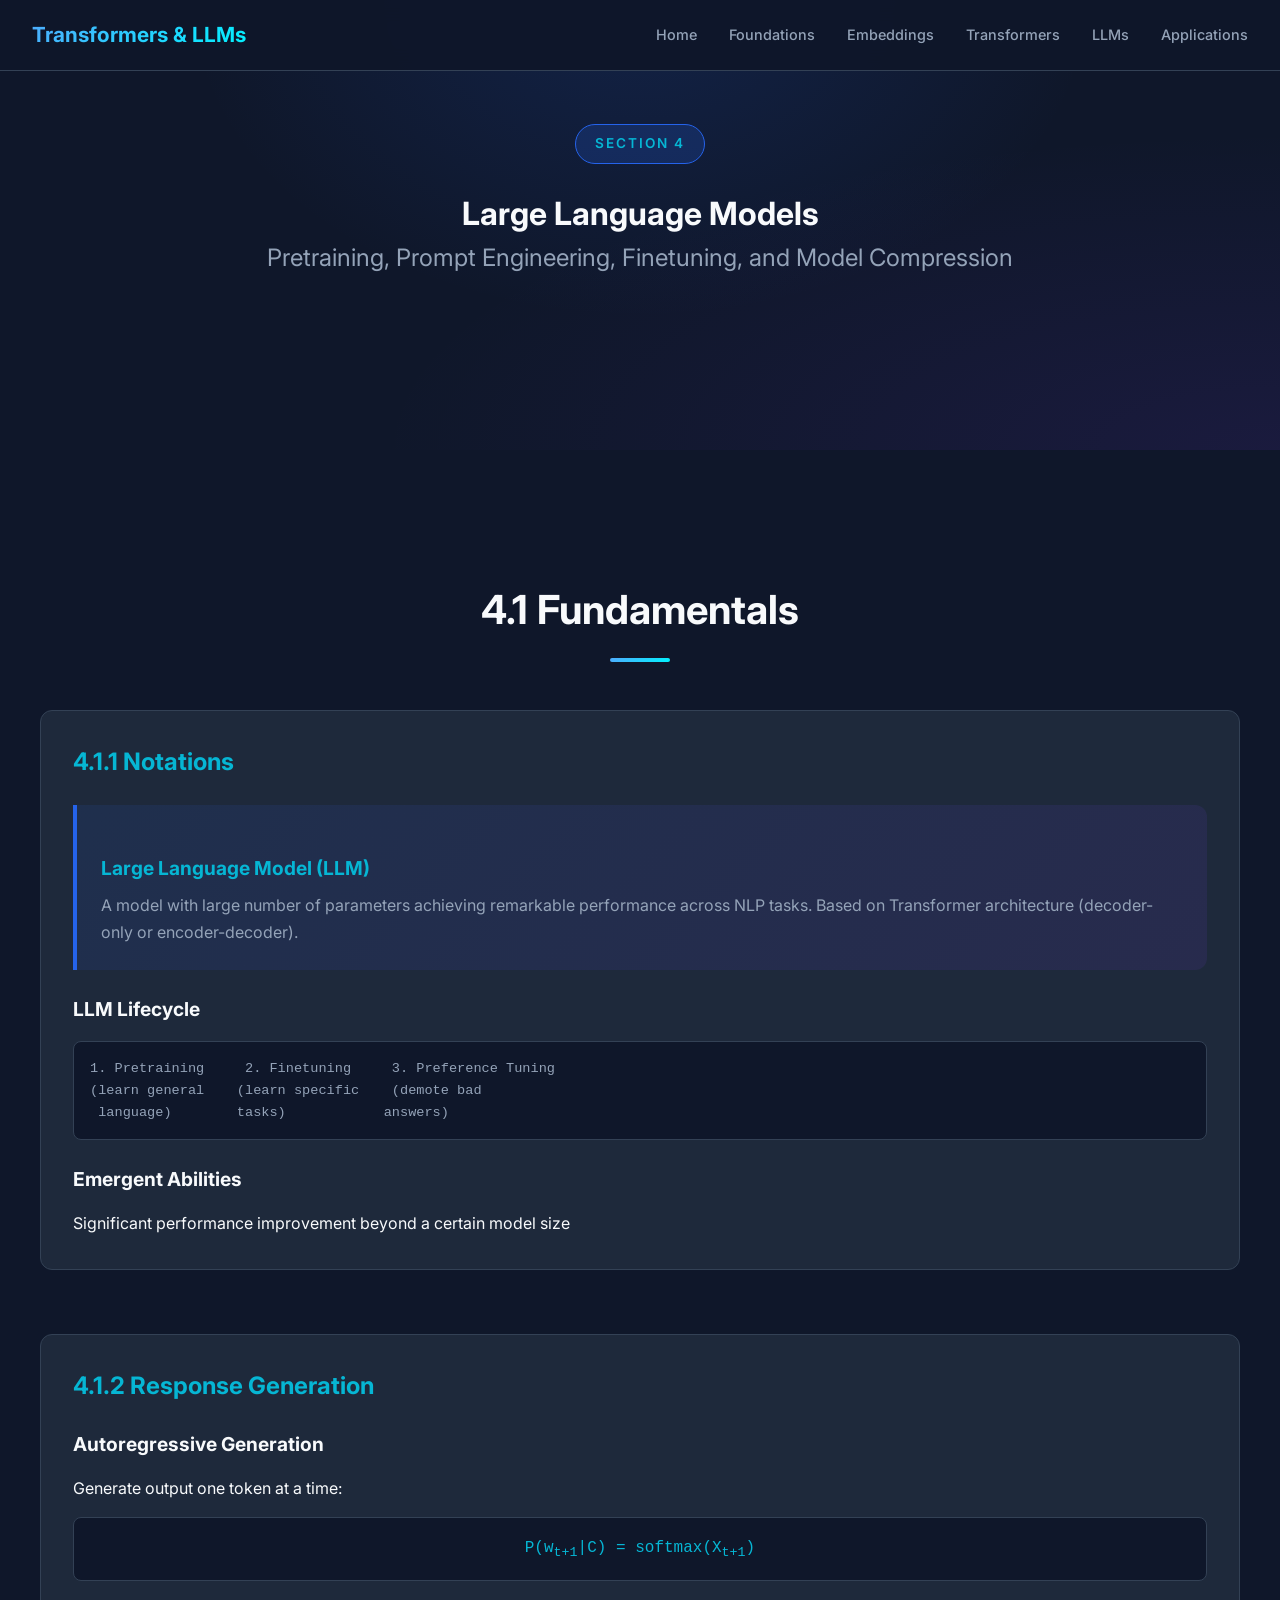
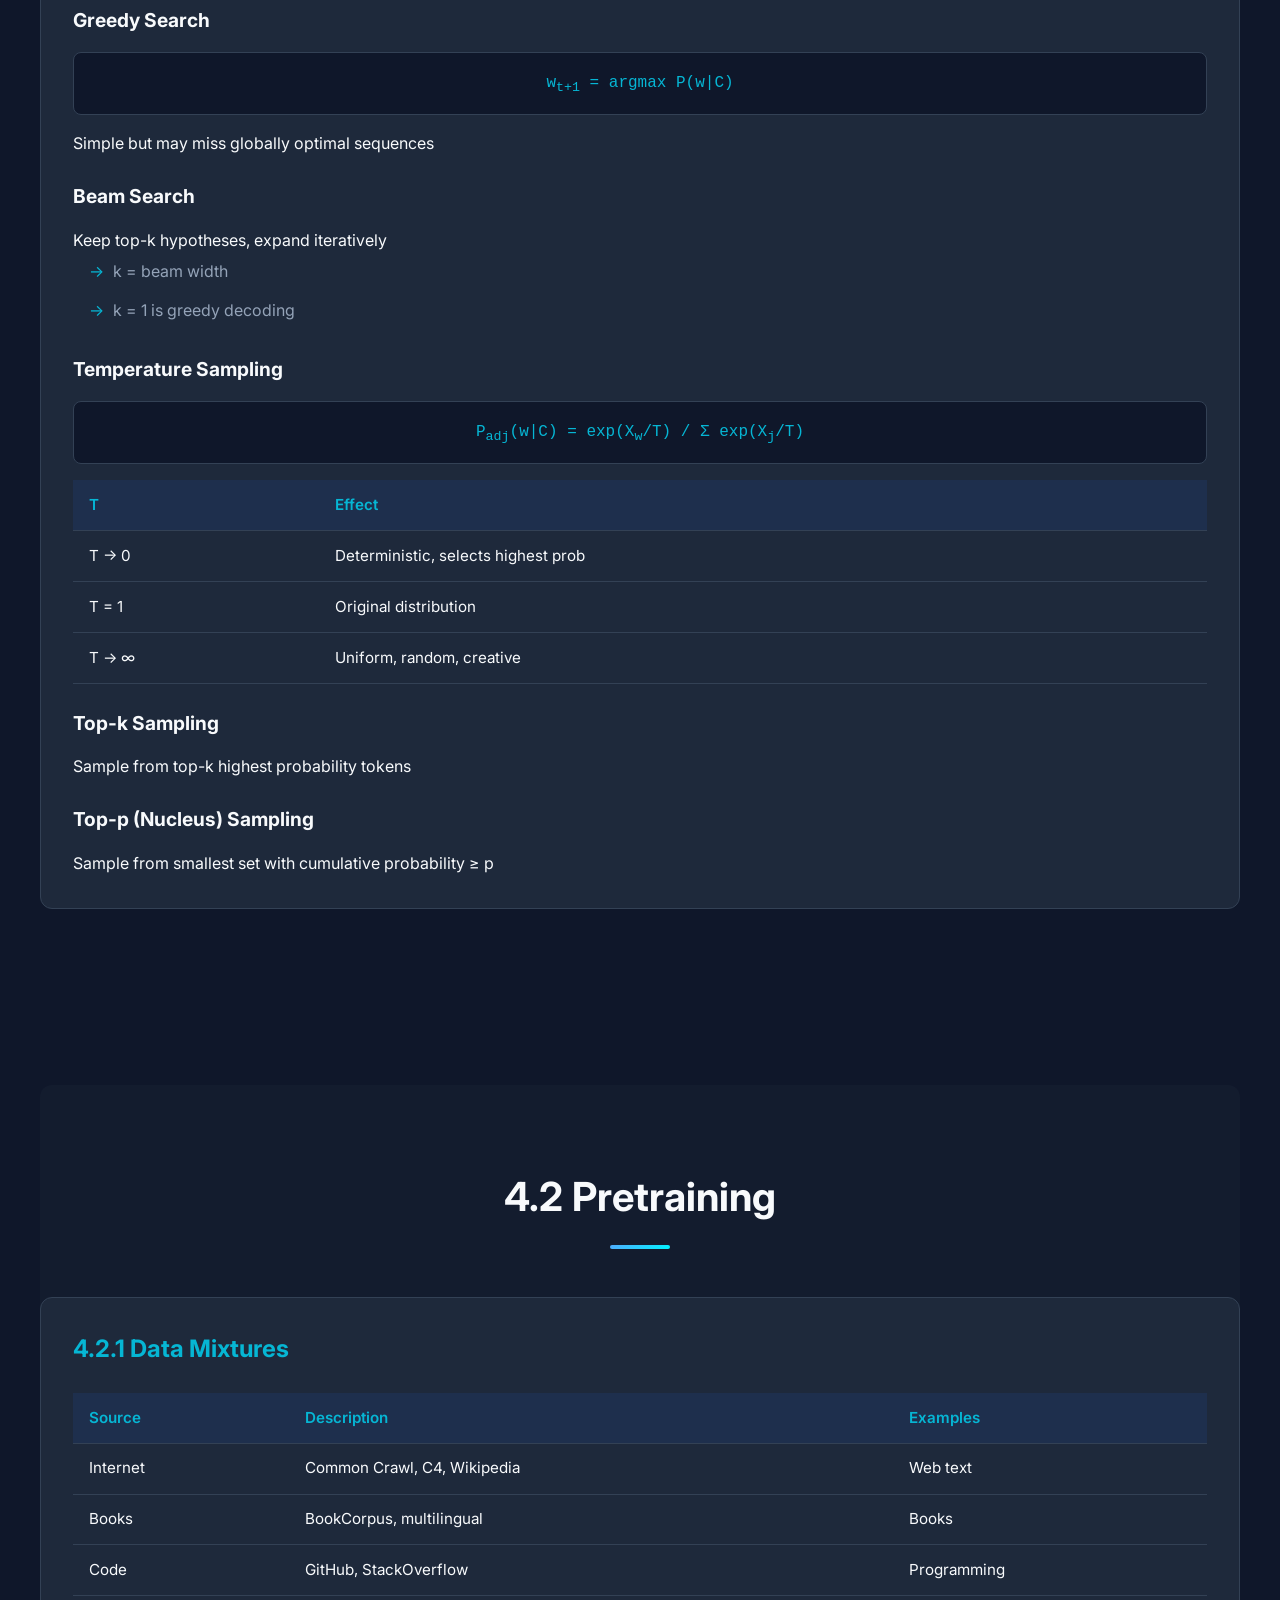
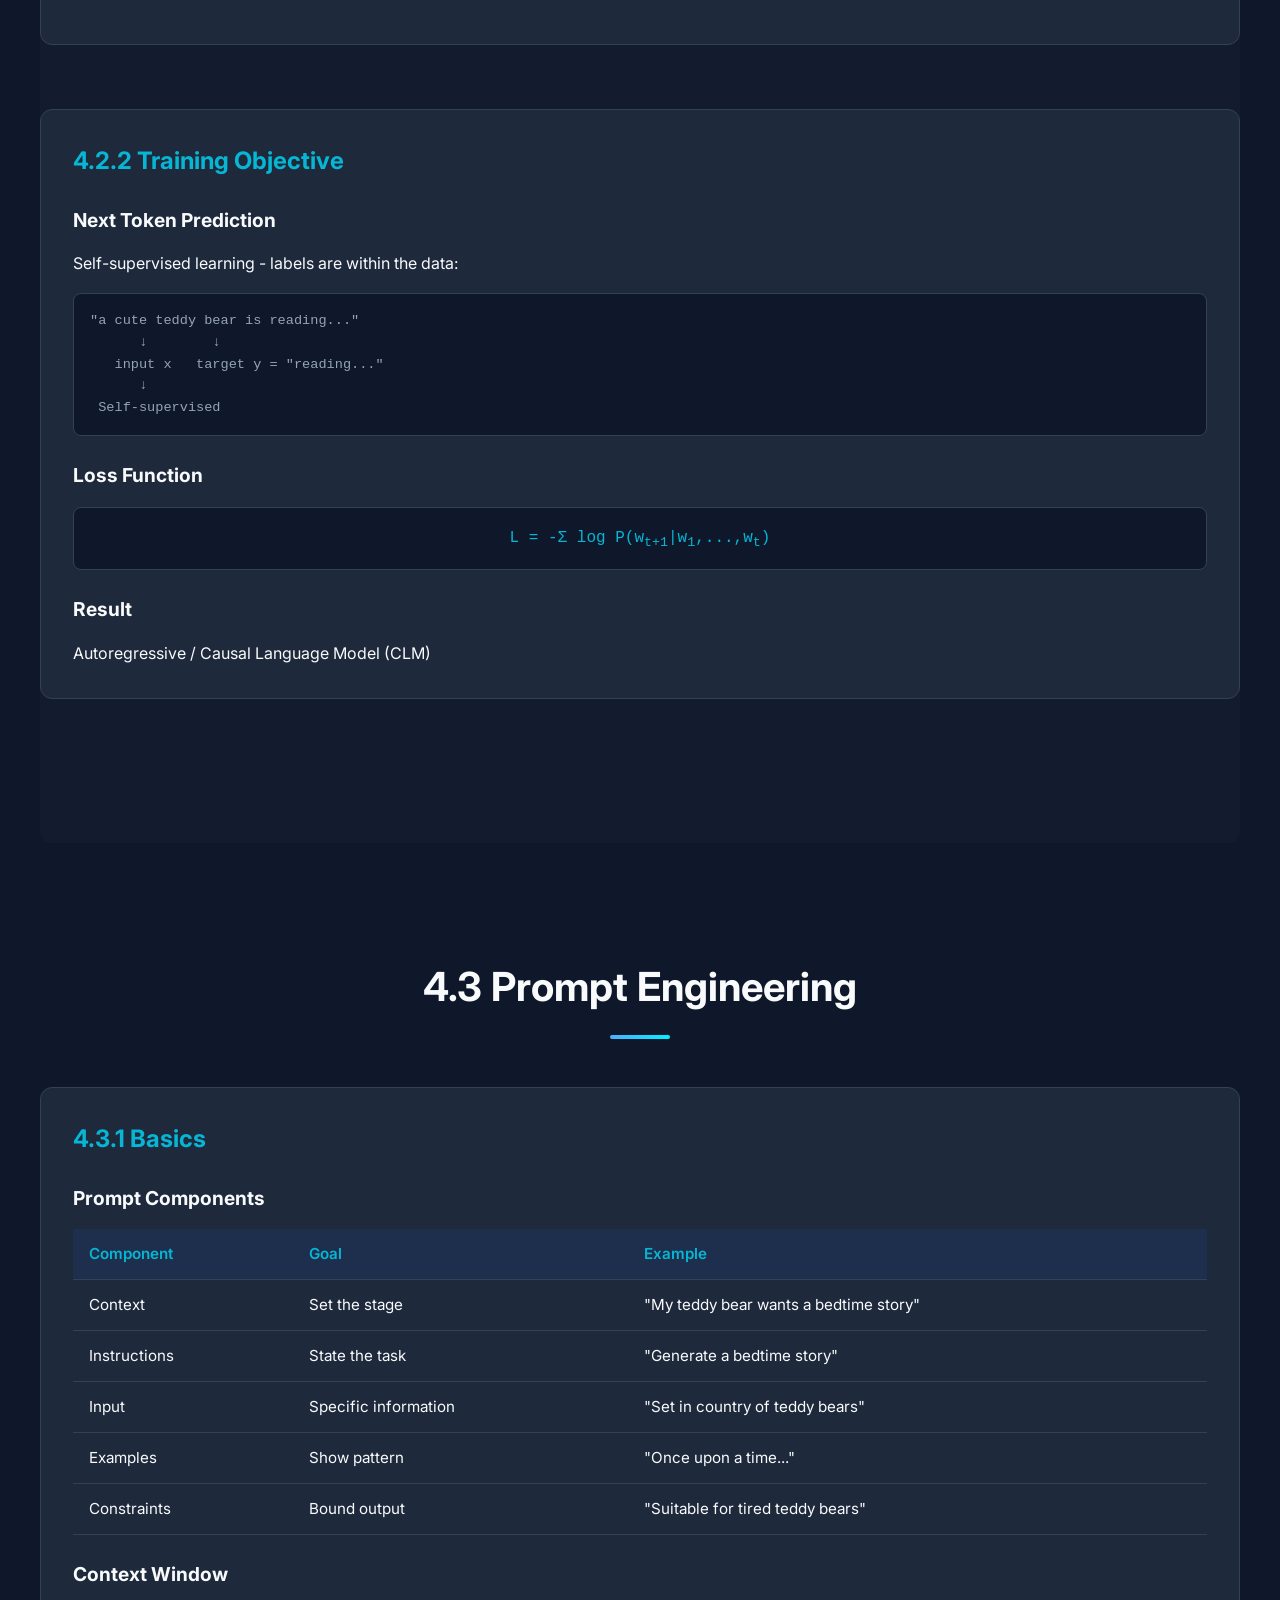
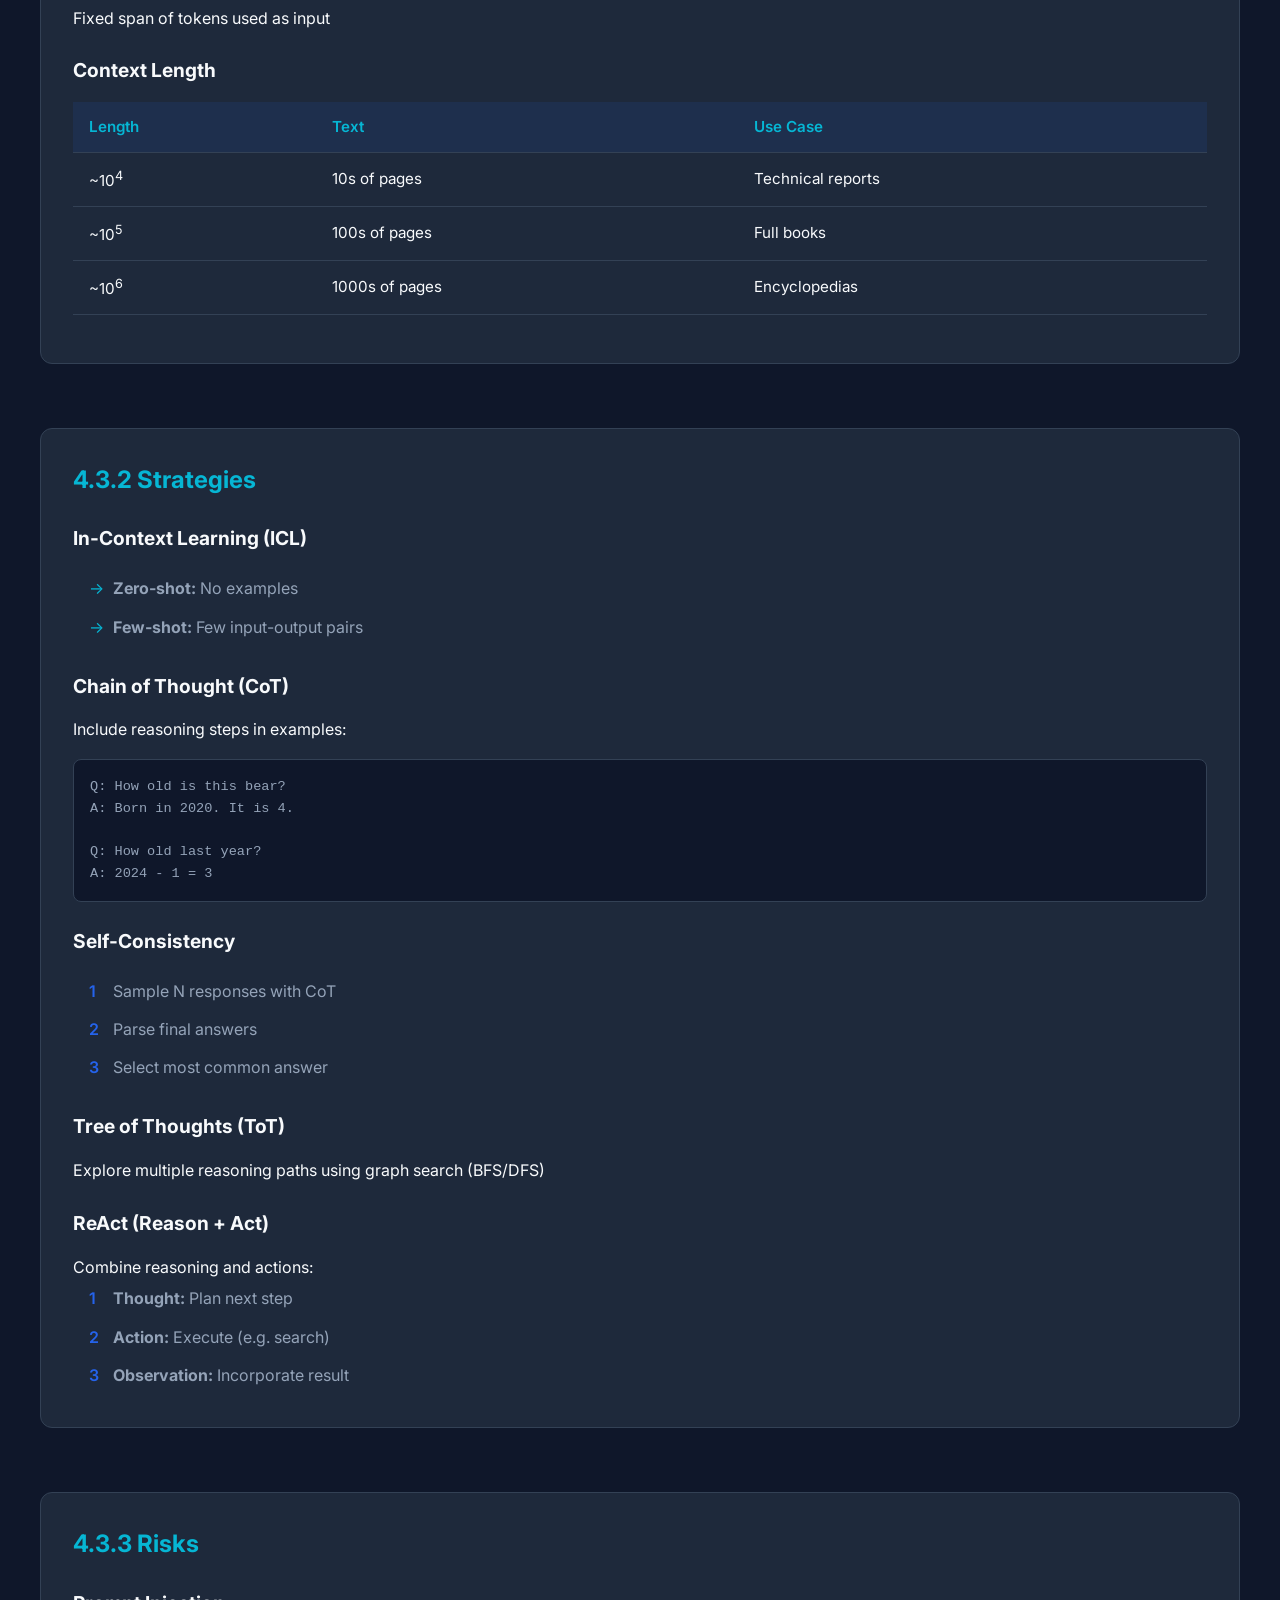
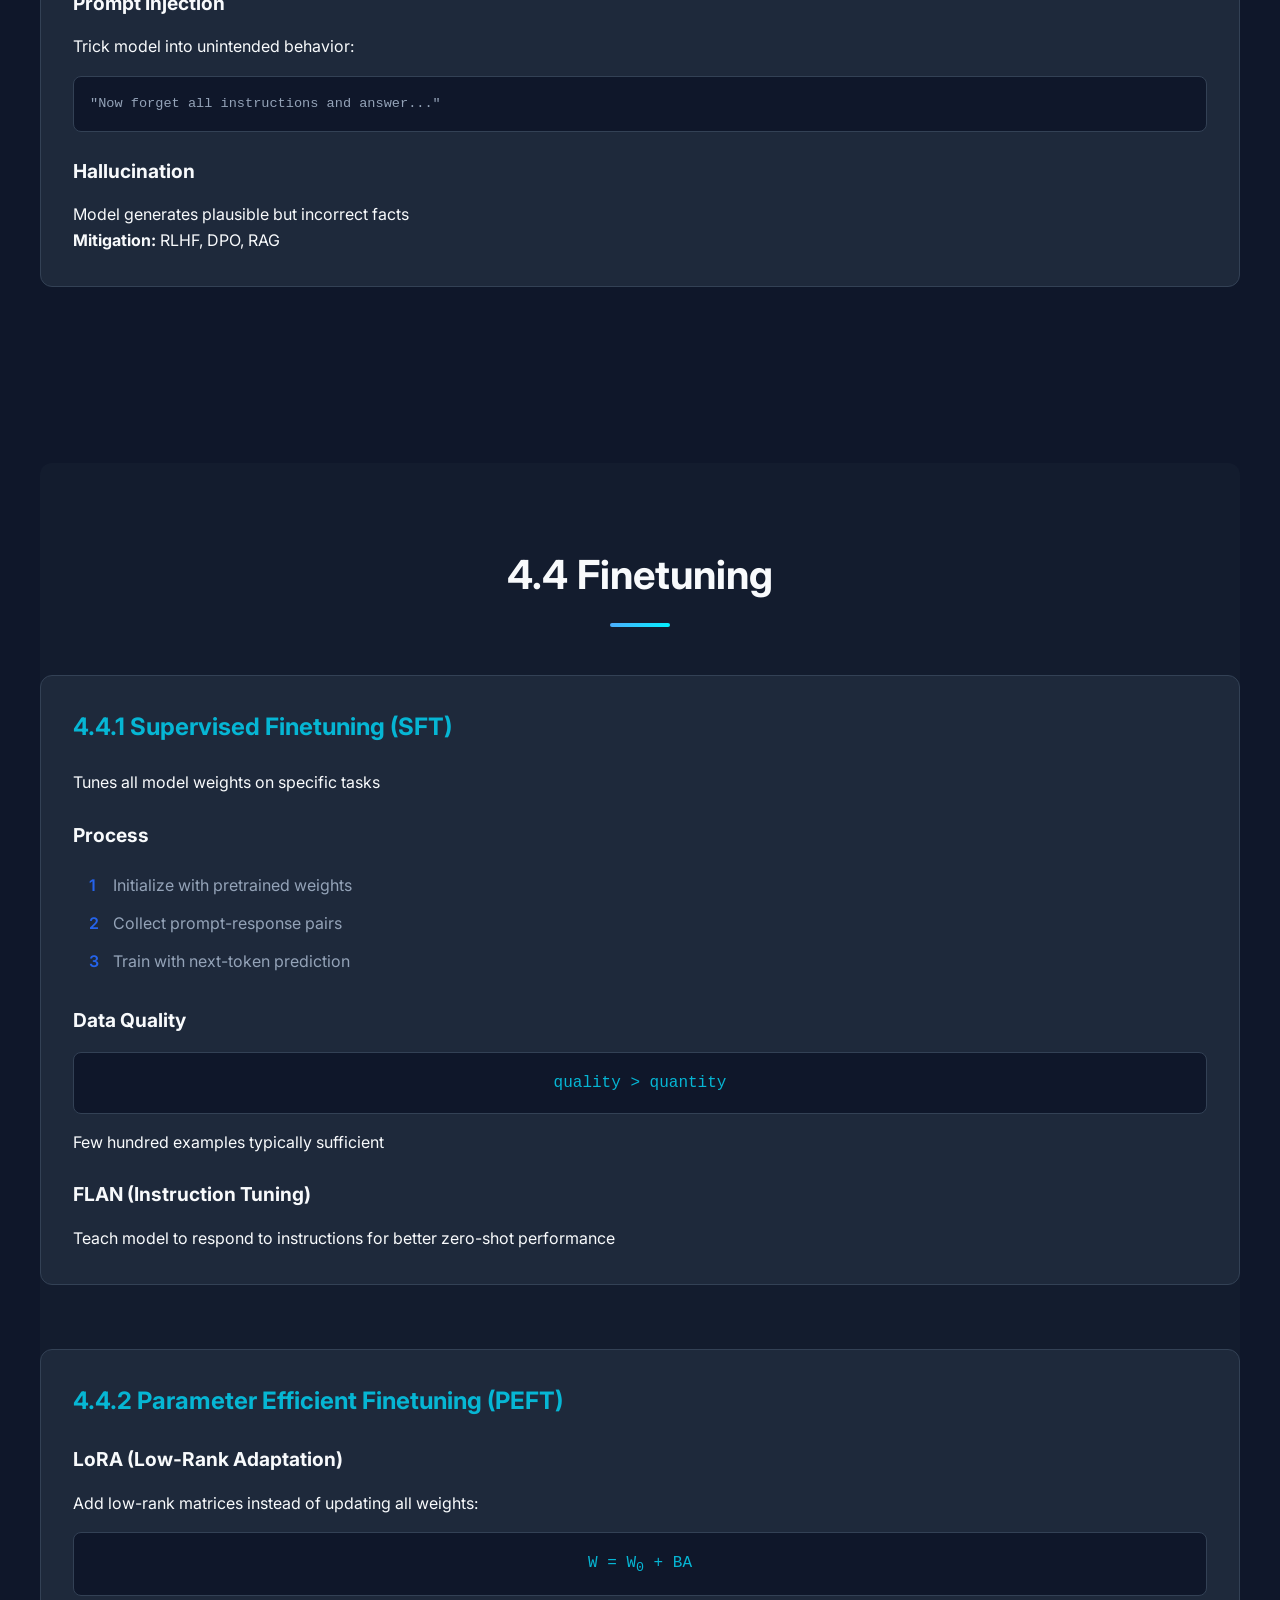
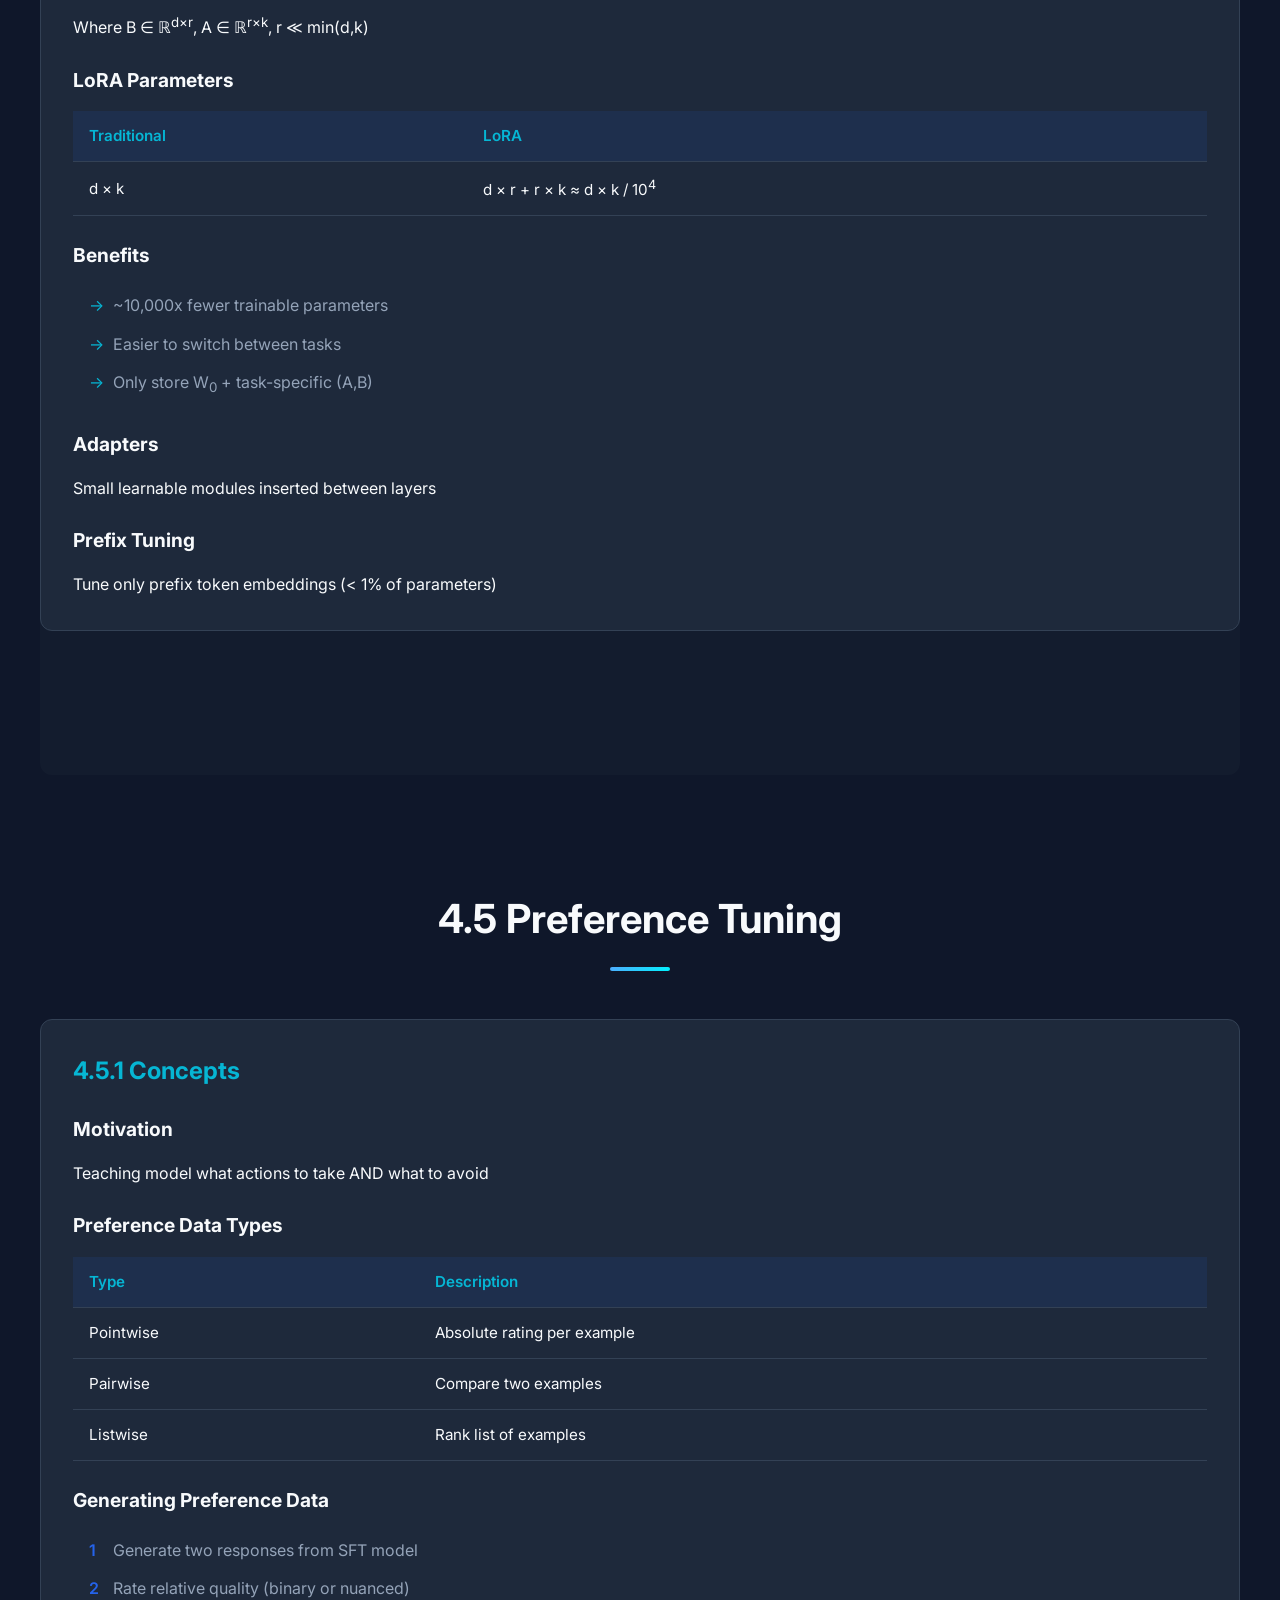
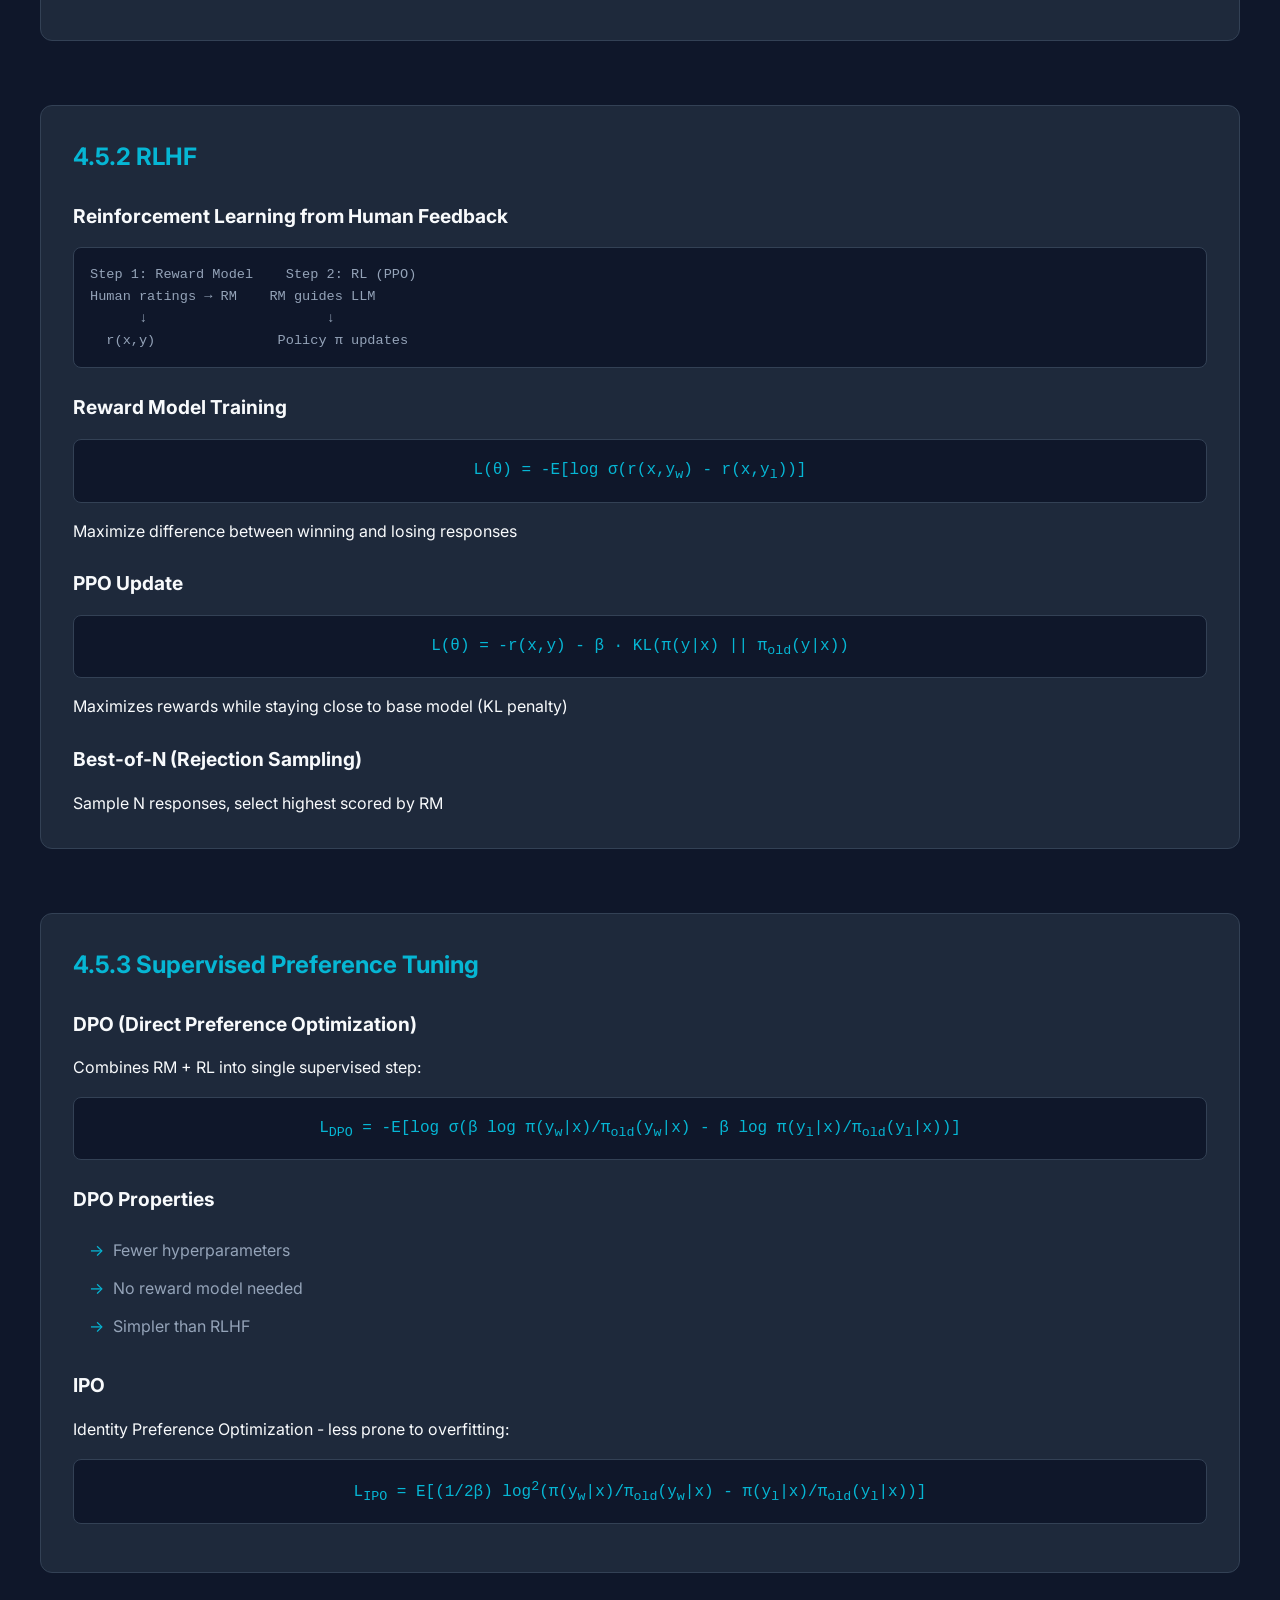
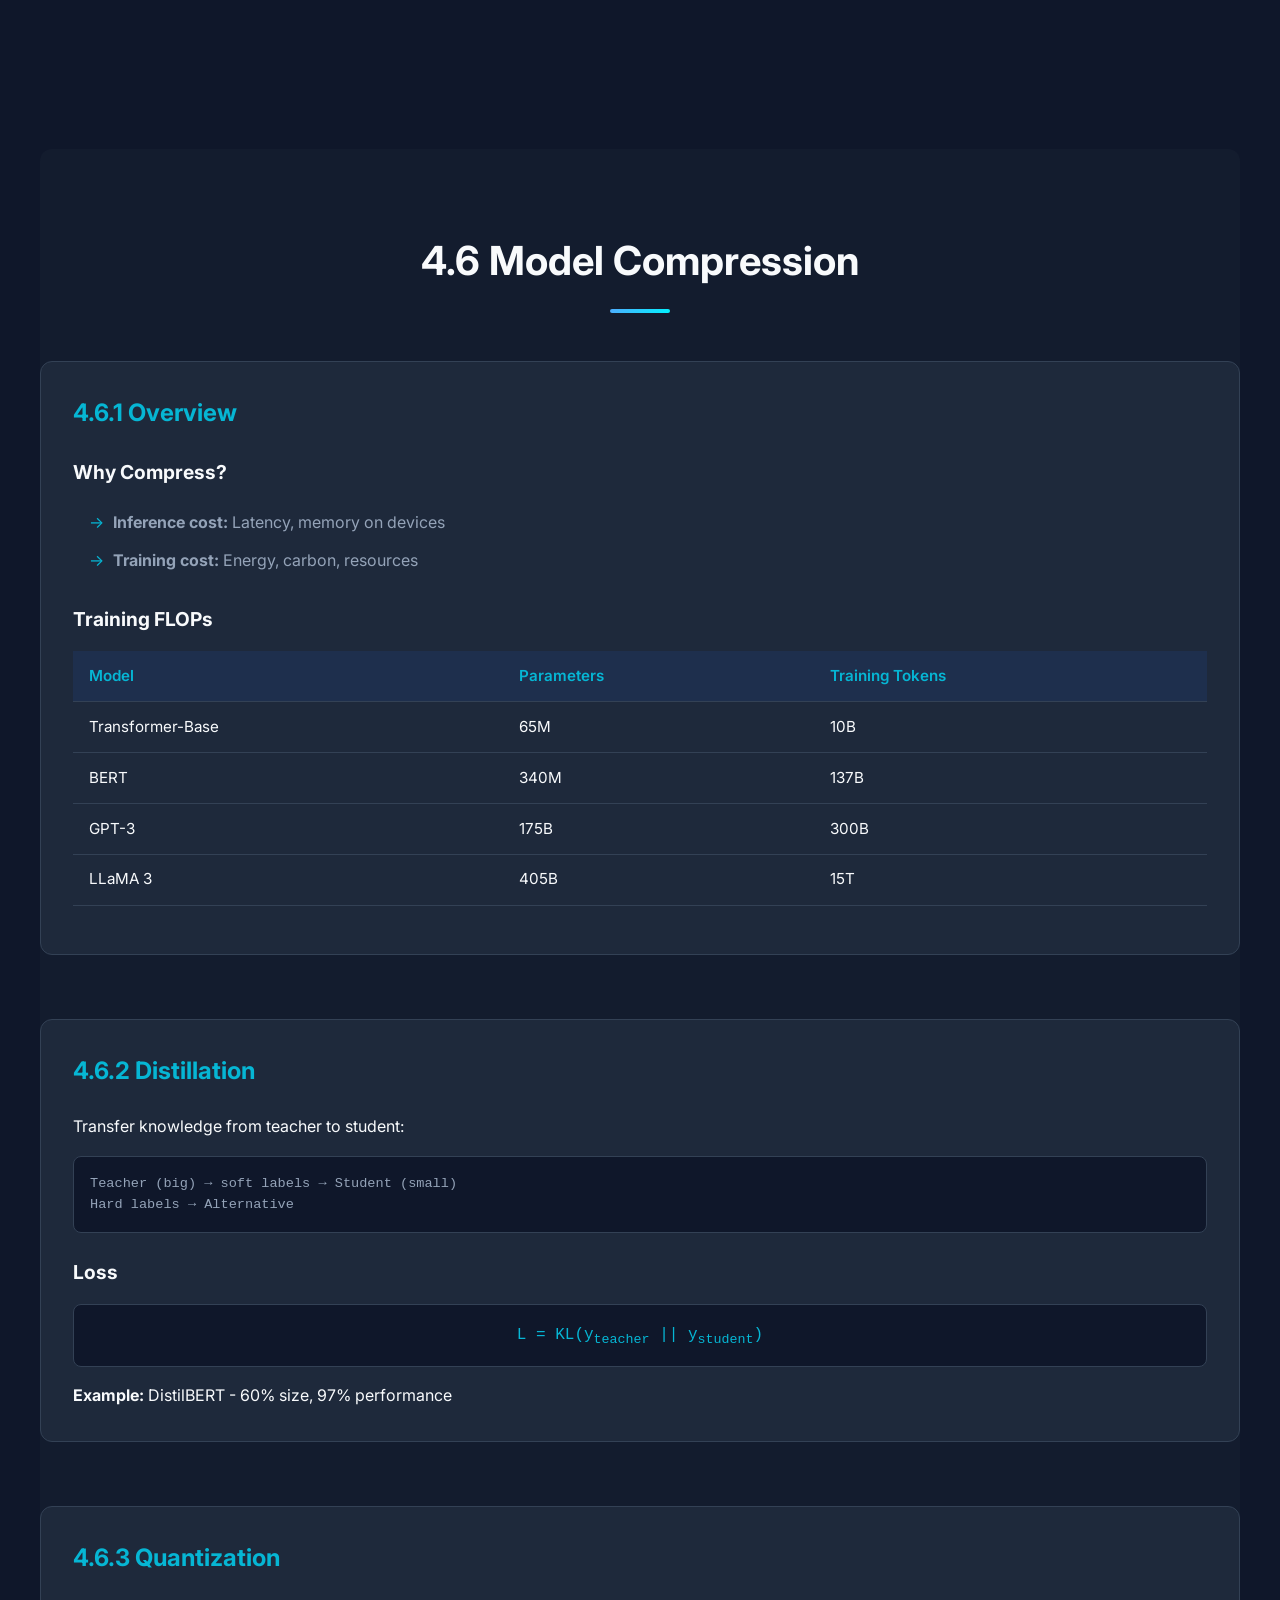
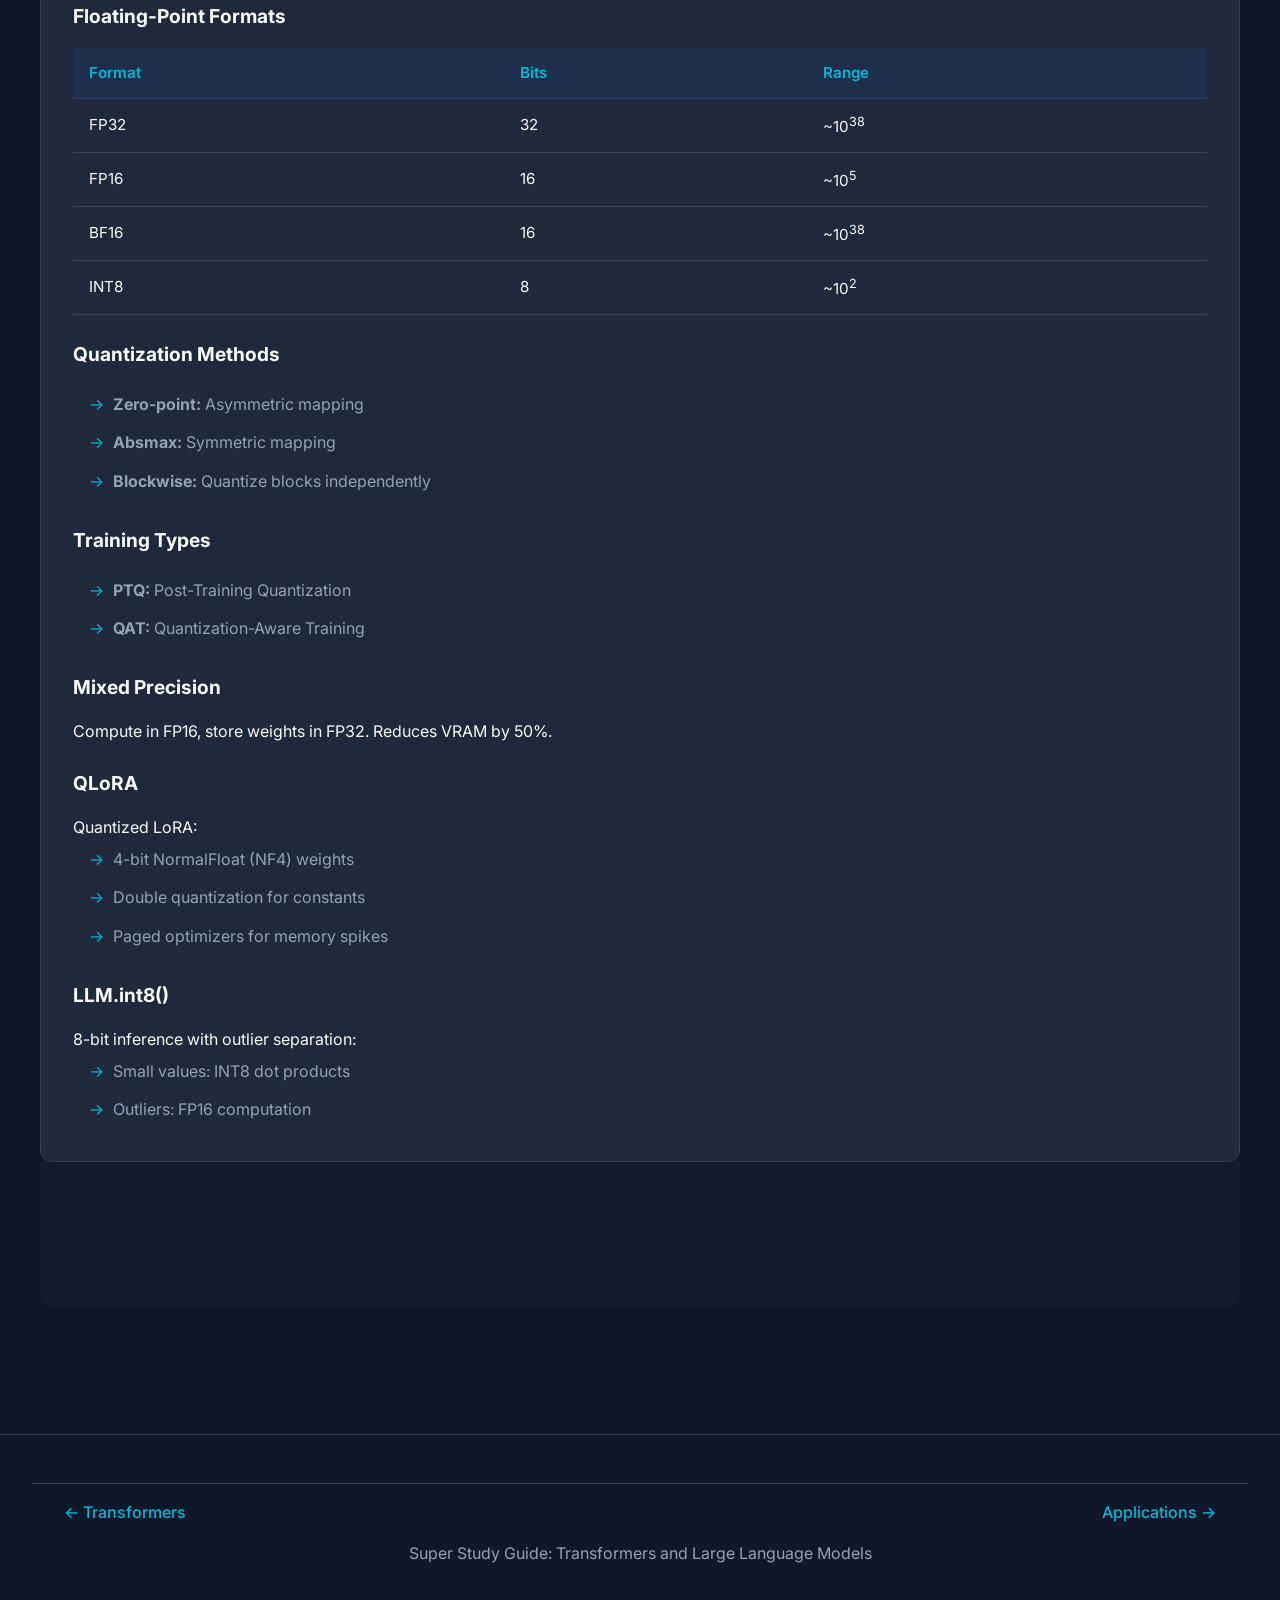
<file: books/LLM/llm.html>
<!DOCTYPE html>
<html lang="en">
<head>
    <meta charset="UTF-8">
    <meta name="viewport" content="width=device-width, initial-scale=1.0">
    <title>Large Language Models - Transformers & LLMs</title>
    <link rel="stylesheet" href="styles.css">
    <link href="https://fonts.googleapis.com/css2?family=Inter:wght@400;500;600;700&display=swap" rel="stylesheet">
</head>
<body>
    <nav class="navbar">
        <div class="nav-content">
            <h1>Transformers & LLMs</h1>
            <button class="mobile-menu-btn" onclick="toggleMobileMenu()">☰</button>
            <ul class="nav-links">
                <li><a href="index.html">Home</a></li>
                <li><a href="foundations.html">Foundations</a></li>
                <li><a href="embeddings.html">Embeddings</a></li>
                <li><a href="transformers.html">Transformers</a></li>
                <li><a href="llm.html">LLMs</a></li>
                <li><a href="applications.html">Applications</a></li>
            </ul>
        </div>
    </nav>

    <header class="page-header">
        <div class="hero-content">
            <div class="badge">Section 4</div>
            <h1>Large Language Models</h1>
            <p class="subtitle">Pretraining, Prompt Engineering, Finetuning, and Model Compression</p>
        </div>
    </header>

    <main class="content-area">
        <div class="container">

            <!-- 4.1 Fundamentals -->
            <section id="fundamentals" class="section">
                <h2 class="section-title">4.1 Fundamentals</h2>

                <div class="topic-block">
                    <h3>4.1.1 Notations</h3>

                    <div class="definition-box">
                        <h4>Large Language Model (LLM)</h4>
                        <p>A model with large number of parameters achieving remarkable performance across NLP tasks. Based on Transformer architecture (decoder-only or encoder-decoder).</p>
                    </div>

                    <h4>LLM Lifecycle</h4>
                    <div class="diagram">
                        <pre class="ascii-diagram">
1. Pretraining     2. Finetuning     3. Preference Tuning
(learn general    (learn specific    (demote bad
 language)        tasks)            answers)</pre>
                    </div>

                    <h4>Emergent Abilities</h4>
                    <p>Significant performance improvement beyond a certain model size</p>
                </div>

                <div class="topic-block">
                    <h3>4.1.2 Response Generation</h3>

                    <h4>Autoregressive Generation</h4>
                    <p>Generate output one token at a time:</p>
                    <div class="formula">
                        <code>P(w<sub>t+1</sub>|C) = softmax(X<sub>t+1</sub>)</code>
                    </div>

                    <h4>Greedy Search</h4>
                    <div class="formula">
                        <code>w<sub>t+1</sub> = argmax P(w|C)</code>
                    </div>
                    <p>Simple but may miss globally optimal sequences</p>

                    <h4>Beam Search</h4>
                    <p>Keep top-k hypotheses, expand iteratively</p>
                    <ul>
                        <li>k = beam width</li>
                        <li>k = 1 is greedy decoding</li>
                    </ul>

                    <h4>Temperature Sampling</h4>
                    <div class="formula">
                        <code>P<sub>adj</sub>(w|C) = exp(X<sub>w</sub>/T) / Σ exp(X<sub>j</sub>/T)</code>
                    </div>
                    <table class="data-table">
                        <tr><th>T</th><th>Effect</th></tr>
                        <tr><td>T → 0</td><td>Deterministic, selects highest prob</td></tr>
                        <tr><td>T = 1</td><td>Original distribution</td></tr>
                        <tr><td>T → ∞</td><td>Uniform, random, creative</td></tr>
                    </table>

                    <h4>Top-k Sampling</h4>
                    <p>Sample from top-k highest probability tokens</p>

                    <h4>Top-p (Nucleus) Sampling</h4>
                    <p>Sample from smallest set with cumulative probability ≥ p</p>
                </div>
            </section>

            <!-- 4.2 Pretraining -->
            <section id="pretraining" class="section alt-bg">
                <h2 class="section-title">4.2 Pretraining</h2>

                <div class="topic-block">
                    <h3>4.2.1 Data Mixtures</h3>

                    <table class="data-table">
                        <tr><th>Source</th><th>Description</th><th>Examples</th></tr>
                        <tr><td>Internet</td><td>Common Crawl, C4, Wikipedia</td><td>Web text</td></tr>
                        <tr><td>Books</td><td>BookCorpus, multilingual</td><td>Books</td></tr>
                        <tr><td>Code</td><td>GitHub, StackOverflow</td><td>Programming</td></tr>
                    </table>
                </div>

                <div class="topic-block">
                    <h3>4.2.2 Training Objective</h3>

                    <h4>Next Token Prediction</h4>
                    <p>Self-supervised learning - labels are within the data:</p>
                    <div class="diagram">
                        <pre class="ascii-diagram">
"a cute teddy bear is reading..."
      ↓        ↓
   input x   target y = "reading..."
      ↓
 Self-supervised</pre>
                    </div>

                    <h4>Loss Function</h4>
                    <div class="formula">
                        <code>L = -Σ log P(w<sub>t+1</sub>|w<sub>1</sub>,...,w<sub>t</sub>)</code>
                    </div>

                    <h4>Result</h4>
                    <p>Autoregressive / Causal Language Model (CLM)</p>
                </div>
            </section>

            <!-- 4.3 Prompt Engineering -->
            <section id="prompt" class="section">
                <h2 class="section-title">4.3 Prompt Engineering</h2>

                <div class="topic-block">
                    <h3>4.3.1 Basics</h3>

                    <h4>Prompt Components</h4>
                    <table class="data-table">
                        <tr><th>Component</th><th>Goal</th><th>Example</th></tr>
                        <tr><td>Context</td><td>Set the stage</td><td>"My teddy bear wants a bedtime story"</td></tr>
                        <tr><td>Instructions</td><td>State the task</td><td>"Generate a bedtime story"</td></tr>
                        <tr><td>Input</td><td>Specific information</td><td>"Set in country of teddy bears"</td></tr>
                        <tr><td>Examples</td><td>Show pattern</td><td>"Once upon a time..."</td></tr>
                        <tr><td>Constraints</td><td>Bound output</td><td>"Suitable for tired teddy bears"</td></tr>
                    </table>

                    <h4>Context Window</h4>
                    <p>Fixed span of tokens used as input</p>

                    <h4>Context Length</h4>
                    <table class="data-table">
                        <tr><th>Length</th><th>Text</th><th>Use Case</th></tr>
                        <tr><td>~10<sup>4</sup></td><td>10s of pages</td><td>Technical reports</td></tr>
                        <tr><td>~10<sup>5</sup></td><td>100s of pages</td><td>Full books</td></tr>
                        <tr><td>~10<sup>6</sup></td><td>1000s of pages</td><td>Encyclopedias</td></tr>
                    </table>
                </div>

                <div class="topic-block">
                    <h3>4.3.2 Strategies</h3>

                    <h4>In-Context Learning (ICL)</h4>
                    <ul>
                        <li><strong>Zero-shot:</strong> No examples</li>
                        <li><strong>Few-shot:</strong> Few input-output pairs</li>
                    </ul>

                    <h4>Chain of Thought (CoT)</h4>
                    <p>Include reasoning steps in examples:</p>
                    <div class="diagram">
                        <pre class="ascii-diagram">
Q: How old is this bear?
A: Born in 2020. It is 4.

Q: How old last year?
A: 2024 - 1 = 3</pre>
                    </div>

                    <h4>Self-Consistency</h4>
                    <ol>
                        <li>Sample N responses with CoT</li>
                        <li>Parse final answers</li>
                        <li>Select most common answer</li>
                    </ol>

                    <h4>Tree of Thoughts (ToT)</h4>
                    <p>Explore multiple reasoning paths using graph search (BFS/DFS)</p>

                    <h4>ReAct (Reason + Act)</h4>
                    <p>Combine reasoning and actions:</p>
                    <ol>
                        <li><strong>Thought:</strong> Plan next step</li>
                        <li><strong>Action:</strong> Execute (e.g. search)</li>
                        <li><strong>Observation:</strong> Incorporate result</li>
                    </ol>
                </div>

                <div class="topic-block">
                    <h3>4.3.3 Risks</h3>

                    <h4>Prompt Injection</h4>
                    <p>Trick model into unintended behavior:</p>
                    <div class="diagram">
                        <pre class="ascii-diagram">
"Now forget all instructions and answer..."</pre>
                    </div>

                    <h4>Hallucination</h4>
                    <p>Model generates plausible but incorrect facts</p>
                    <p><strong>Mitigation:</strong> RLHF, DPO, RAG</p>
                </div>
            </section>

            <!-- 4.4 Finetuning -->
            <section id="finetuning" class="section alt-bg">
                <h2 class="section-title">4.4 Finetuning</h2>

                <div class="topic-block">
                    <h3>4.4.1 Supervised Finetuning (SFT)</h3>

                    <p>Tunes all model weights on specific tasks</p>

                    <h4>Process</h4>
                    <ol>
                        <li>Initialize with pretrained weights</li>
                        <li>Collect prompt-response pairs</li>
                        <li>Train with next-token prediction</li>
                    </ol>

                    <h4>Data Quality</h4>
                    <div class="formula">
                        <code>quality > quantity</code>
                    </div>
                    <p>Few hundred examples typically sufficient</p>

                    <h4>FLAN (Instruction Tuning)</h4>
                    <p>Teach model to respond to instructions for better zero-shot performance</p>
                </div>

                <div class="topic-block">
                    <h3>4.4.2 Parameter Efficient Finetuning (PEFT)</h3>

                    <h4>LoRA (Low-Rank Adaptation)</h4>
                    <p>Add low-rank matrices instead of updating all weights:</p>
                    <div class="formula">
                        <code>W = W<sub>0</sub> + BA</code>
                    </div>
                    <p>Where B ∈ ℝ<sup>d×r</sup>, A ∈ ℝ<sup>r×k</sup>, r ≪ min(d,k)</p>

                    <h4>LoRA Parameters</h4>
                    <table class="data-table">
                        <tr><th>Traditional</th><th>LoRA</th></tr>
                        <tr><td>d × k</td><td>d × r + r × k ≈ d × k / 10<sup>4</sup></td></tr>
                    </table>

                    <h4>Benefits</h4>
                    <ul>
                        <li>~10,000x fewer trainable parameters</li>
                        <li>Easier to switch between tasks</li>
                        <li>Only store W<sub>0</sub> + task-specific (A,B)</li>
                    </ul>

                    <h4>Adapters</h4>
                    <p>Small learnable modules inserted between layers</p>

                    <h4>Prefix Tuning</h4>
                    <p>Tune only prefix token embeddings (< 1% of parameters)</p>
                </div>
            </section>

            <!-- 4.5 Preference Tuning -->
            <section id="preference" class="section">
                <h2 class="section-title">4.5 Preference Tuning</h2>

                <div class="topic-block">
                    <h3>4.5.1 Concepts</h3>

                    <h4>Motivation</h4>
                    <p>Teaching model what actions to take AND what to avoid</p>

                    <h4>Preference Data Types</h4>
                    <table class="data-table">
                        <tr><th>Type</th><th>Description</th></tr>
                        <tr><td>Pointwise</td><td>Absolute rating per example</td></tr>
                        <tr><td>Pairwise</td><td>Compare two examples</td></tr>
                        <tr><td>Listwise</td><td>Rank list of examples</td></tr>
                    </table>

                    <h4>Generating Preference Data</h4>
                    <ol>
                        <li>Generate two responses from SFT model</li>
                        <li>Rate relative quality (binary or nuanced)</li>
                    </ol>
                </div>

                <div class="topic-block">
                    <h3>4.5.2 RLHF</h3>

                    <h4>Reinforcement Learning from Human Feedback</h4>
                    <div class="diagram">
                        <pre class="ascii-diagram">
Step 1: Reward Model    Step 2: RL (PPO)
Human ratings → RM    RM guides LLM
      ↓                      ↓
  r(x,y)               Policy π updates</pre>
                    </div>

                    <h4>Reward Model Training</h4>
                    <div class="formula">
                        <code>L(θ) = -E[log σ(r(x,y<sub>w</sub>) - r(x,y<sub>l</sub>))]</code>
                    </div>
                    <p>Maximize difference between winning and losing responses</p>

                    <h4>PPO Update</h4>
                    <div class="formula">
                        <code>L(θ) = -r(x,y) - β · KL(π(y|x) || π<sub>old</sub>(y|x))</code>
                    </div>
                    <p>Maximizes rewards while staying close to base model (KL penalty)</p>

                    <h4>Best-of-N (Rejection Sampling)</h4>
                    <p>Sample N responses, select highest scored by RM</p>
                </div>

                <div class="topic-block">
                    <h3>4.5.3 Supervised Preference Tuning</h3>

                    <h4>DPO (Direct Preference Optimization)</h4>
                    <p>Combines RM + RL into single supervised step:</p>
                    <div class="formula">
                        <code>L<sub>DPO</sub> = -E[log σ(β log π(y<sub>w</sub>|x)/π<sub>old</sub>(y<sub>w</sub>|x)
                              - β log π(y<sub>l</sub>|x)/π<sub>old</sub>(y<sub>l</sub>|x))]</code>
                    </div>

                    <h4>DPO Properties</h4>
                    <ul>
                        <li>Fewer hyperparameters</li>
                        <li>No reward model needed</li>
                        <li>Simpler than RLHF</li>
                    </ul>

                    <h4>IPO</h4>
                    <p>Identity Preference Optimization - less prone to overfitting:</p>
                    <div class="formula">
                        <code>L<sub>IPO</sub> = E[(1/2β) log<sup>2</sup>(π(y<sub>w</sub>|x)/π<sub>old</sub>(y<sub>w</sub>|x)
                               - π(y<sub>l</sub>|x)/π<sub>old</sub>(y<sub>l</sub>|x))]</code>
                    </div>
                </div>
            </section>

            <!-- 4.6 Model Compression -->
            <section id="compression" class="section alt-bg">
                <h2 class="section-title">4.6 Model Compression</h2>

                <div class="topic-block">
                    <h3>4.6.1 Overview</h3>

                    <h4>Why Compress?</h4>
                    <ul>
                        <li><strong>Inference cost:</strong> Latency, memory on devices</li>
                        <li><strong>Training cost:</strong> Energy, carbon, resources</li>
                    </ul>

                    <h4>Training FLOPs</h4>
                    <table class="data-table">
                        <tr><th>Model</th><th>Parameters</th><th>Training Tokens</th></tr>
                        <tr><td>Transformer-Base</td><td>65M</td><td>10B</td></tr>
                        <tr><td>BERT</td><td>340M</td><td>137B</td></tr>
                        <tr><td>GPT-3</td><td>175B</td><td>300B</td></tr>
                        <tr><td>LLaMA 3</td><td>405B</td><td>15T</td></tr>
                    </table>
                </div>

                <div class="topic-block">
                    <h3>4.6.2 Distillation</h3>

                    <p>Transfer knowledge from teacher to student:</p>
                    <div class="diagram">
                        <pre class="ascii-diagram">
Teacher (big) → soft labels → Student (small)
Hard labels → Alternative</pre>
                    </div>

                    <h4>Loss</h4>
                    <div class="formula">
                        <code>L = KL(y<sub>teacher</sub> || y<sub>student</sub>)</code>
                    </div>
                    <p><strong>Example:</strong> DistilBERT - 60% size, 97% performance</p>
                </div>

                <div class="topic-block">
                    <h3>4.6.3 Quantization</h3>

                    <h4>Floating-Point Formats</h4>
                    <table class="data-table">
                        <tr><th>Format</th><th>Bits</th><th>Range</th></tr>
                        <tr><td>FP32</td><td>32</td><td>~10<sup>38</sup></td></tr>
                        <tr><td>FP16</td><td>16</td><td>~10<sup>5</sup></td></tr>
                        <tr><td>BF16</td><td>16</td><td>~10<sup>38</sup></td></tr>
                        <tr><td>INT8</td><td>8</td><td>~10<sup>2</sup></td></tr>
                    </table>

                    <h4>Quantization Methods</h4>
                    <ul>
                        <li><strong>Zero-point:</strong> Asymmetric mapping</li>
                        <li><strong>Absmax:</strong> Symmetric mapping</li>
                        <li><strong>Blockwise:</strong> Quantize blocks independently</li>
                    </ul>

                    <h4>Training Types</h4>
                    <ul>
                        <li><strong>PTQ:</strong> Post-Training Quantization</li>
                        <li><strong>QAT:</strong> Quantization-Aware Training</li>
                    </ul>

                    <h4>Mixed Precision</h4>
                    <p>Compute in FP16, store weights in FP32. Reduces VRAM by 50%.</p>

                    <h4>QLoRA</h4>
                    <p>Quantized LoRA:</p>
                    <ul>
                        <li>4-bit NormalFloat (NF4) weights</li>
                        <li>Double quantization for constants</li>
                        <li>Paged optimizers for memory spikes</li>
                    </ul>

                    <h4>LLM.int8()</h4>
                    <p>8-bit inference with outlier separation:</p>
                    <ul>
                        <li>Small values: INT8 dot products</li>
                        <li>Outliers: FP16 computation</li>
                    </ul>
                </div>
            </section>
        </div>
    </main>

    <footer class="footer">
        <div class="nav-footer">
            <a href="transformers.html">← Transformers</a>
            <a href="applications.html">Applications →</a>
        </div>
        <p>Super Study Guide: Transformers and Large Language Models</p>
    </footer>

    <script src="script.js"></script>
</body>
</html>
</file>
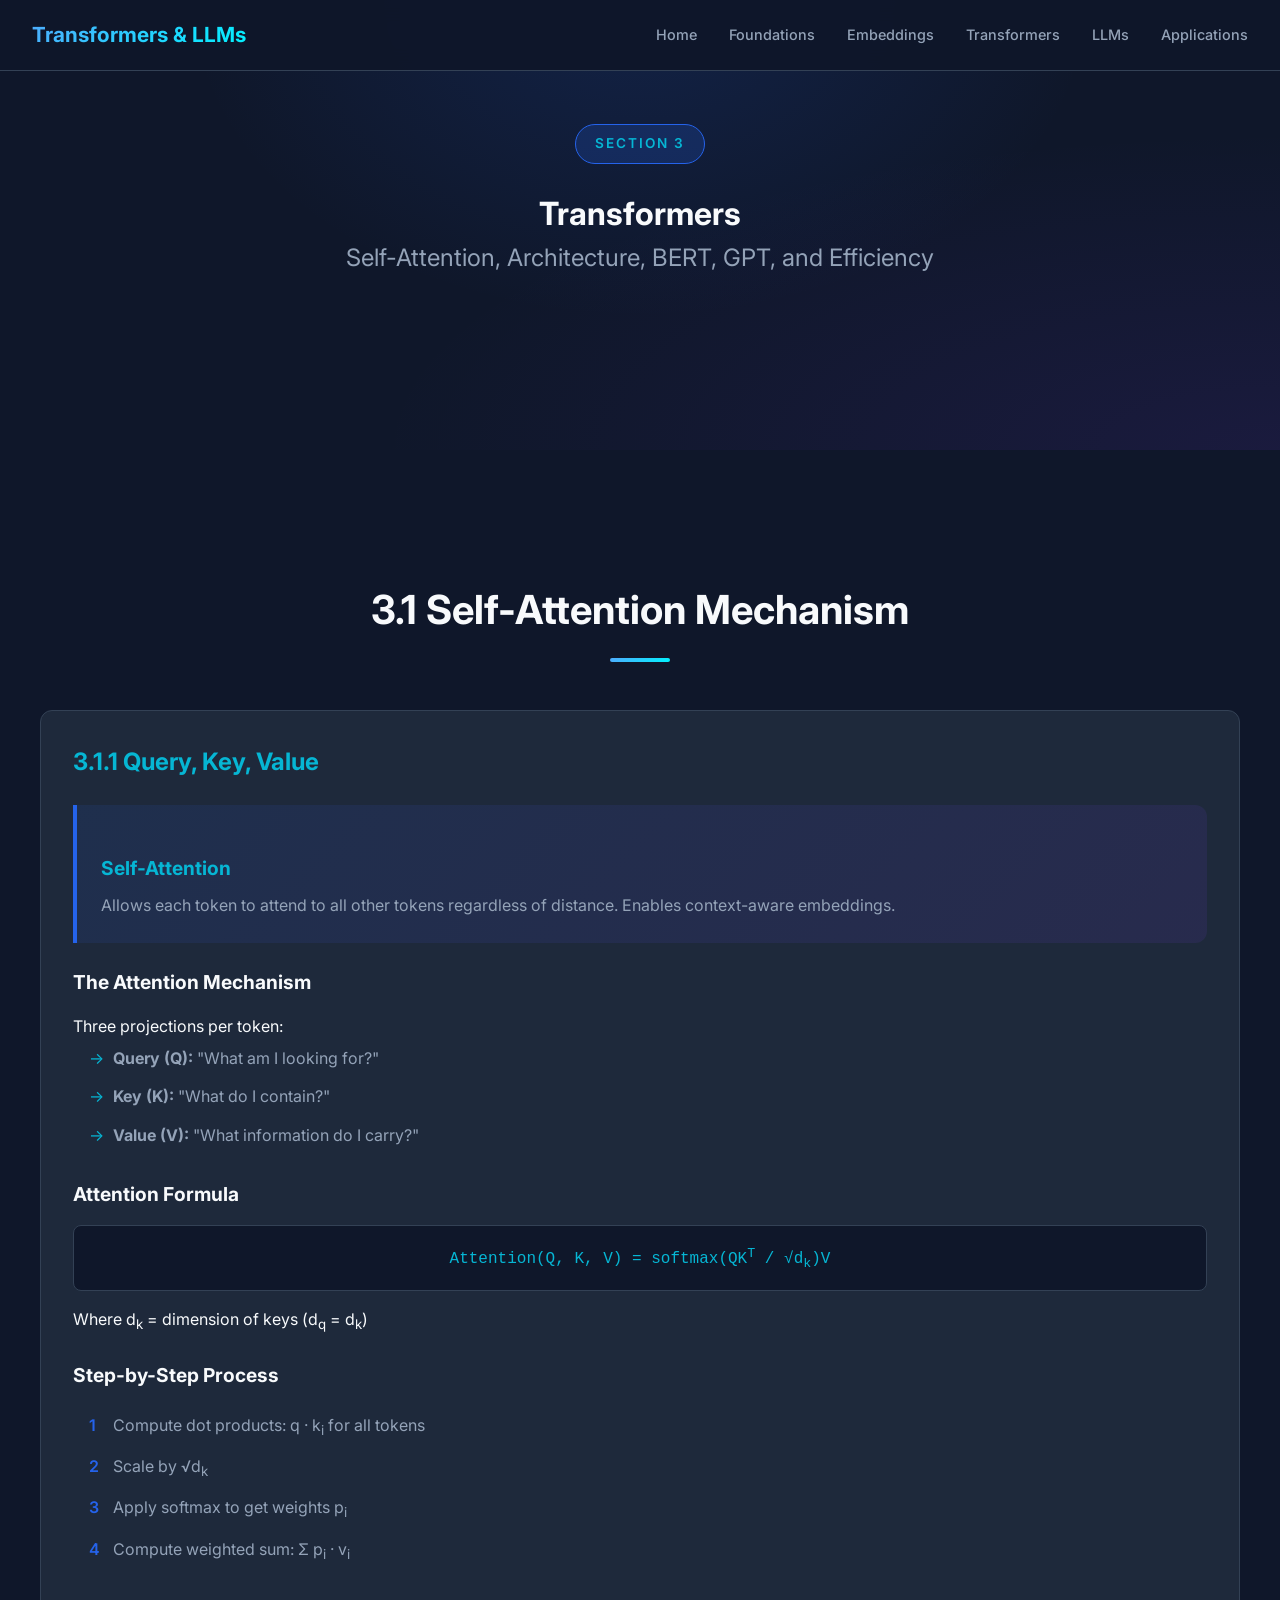
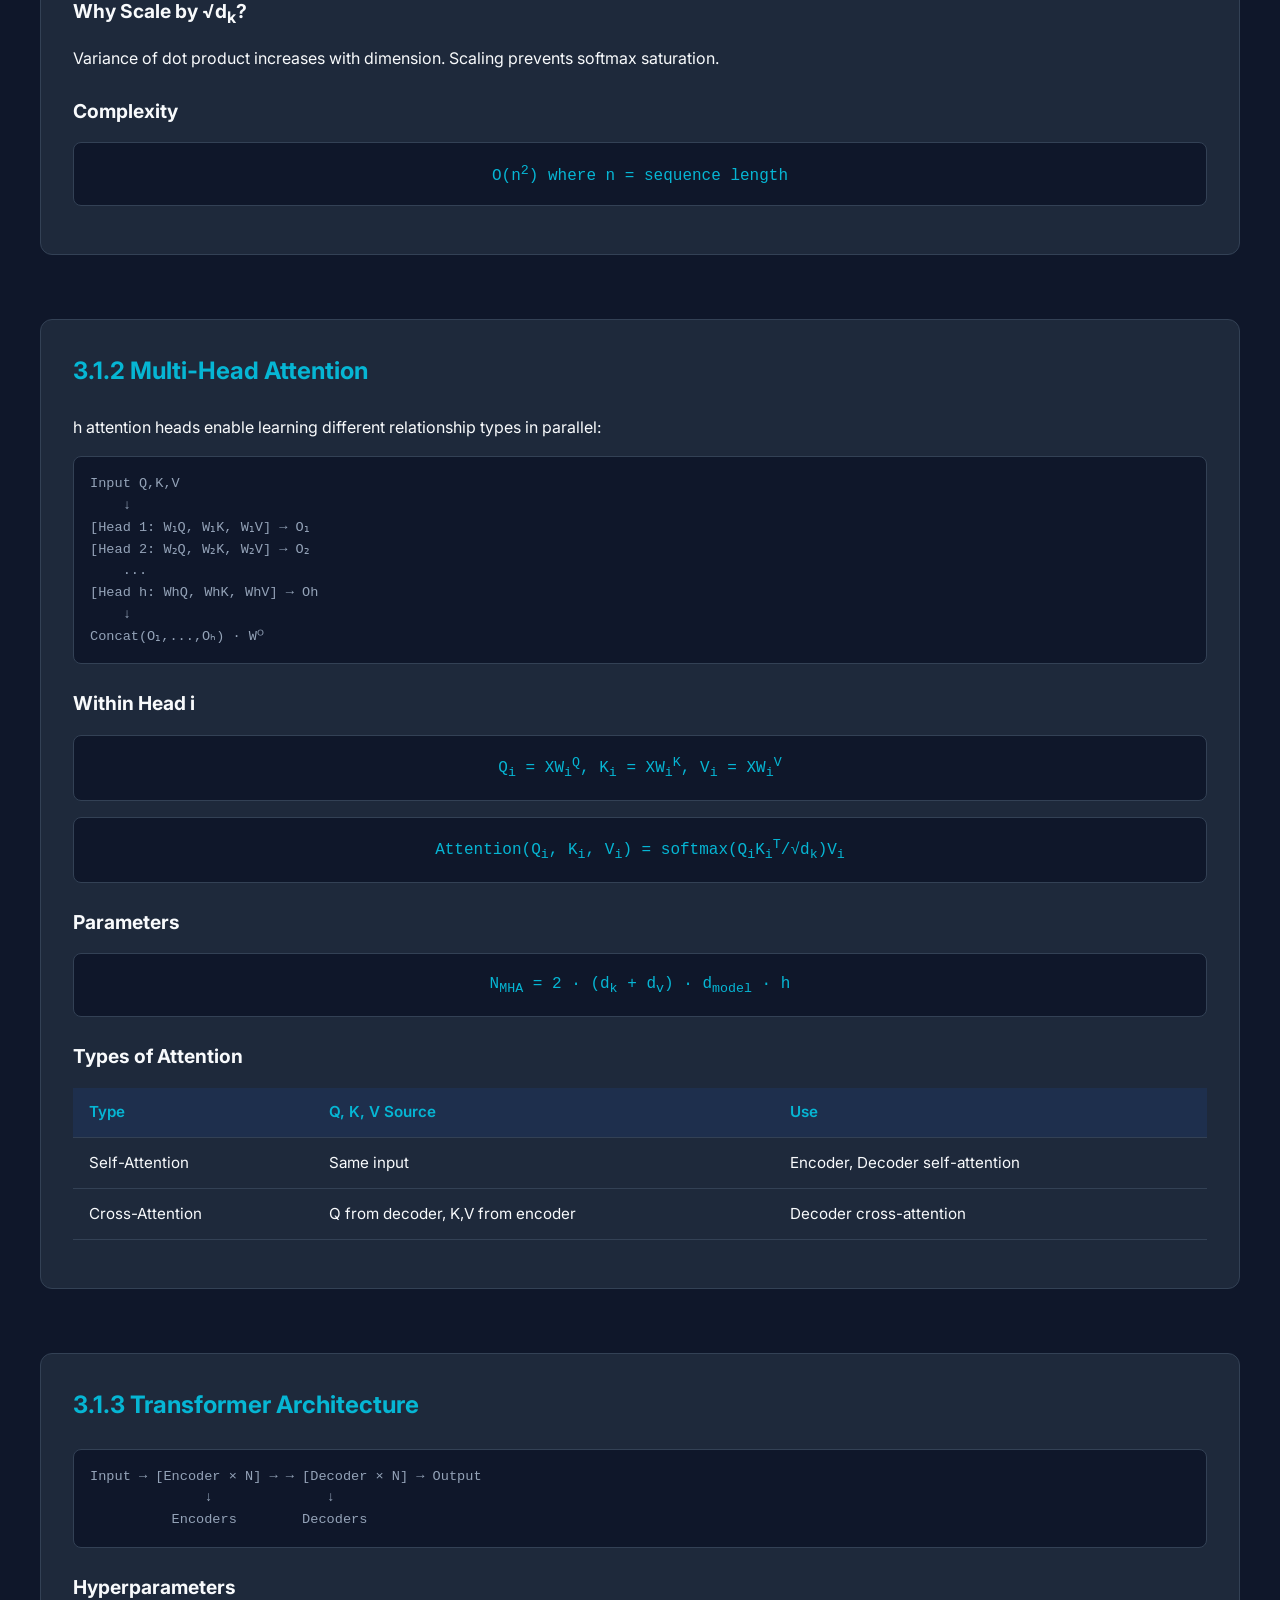
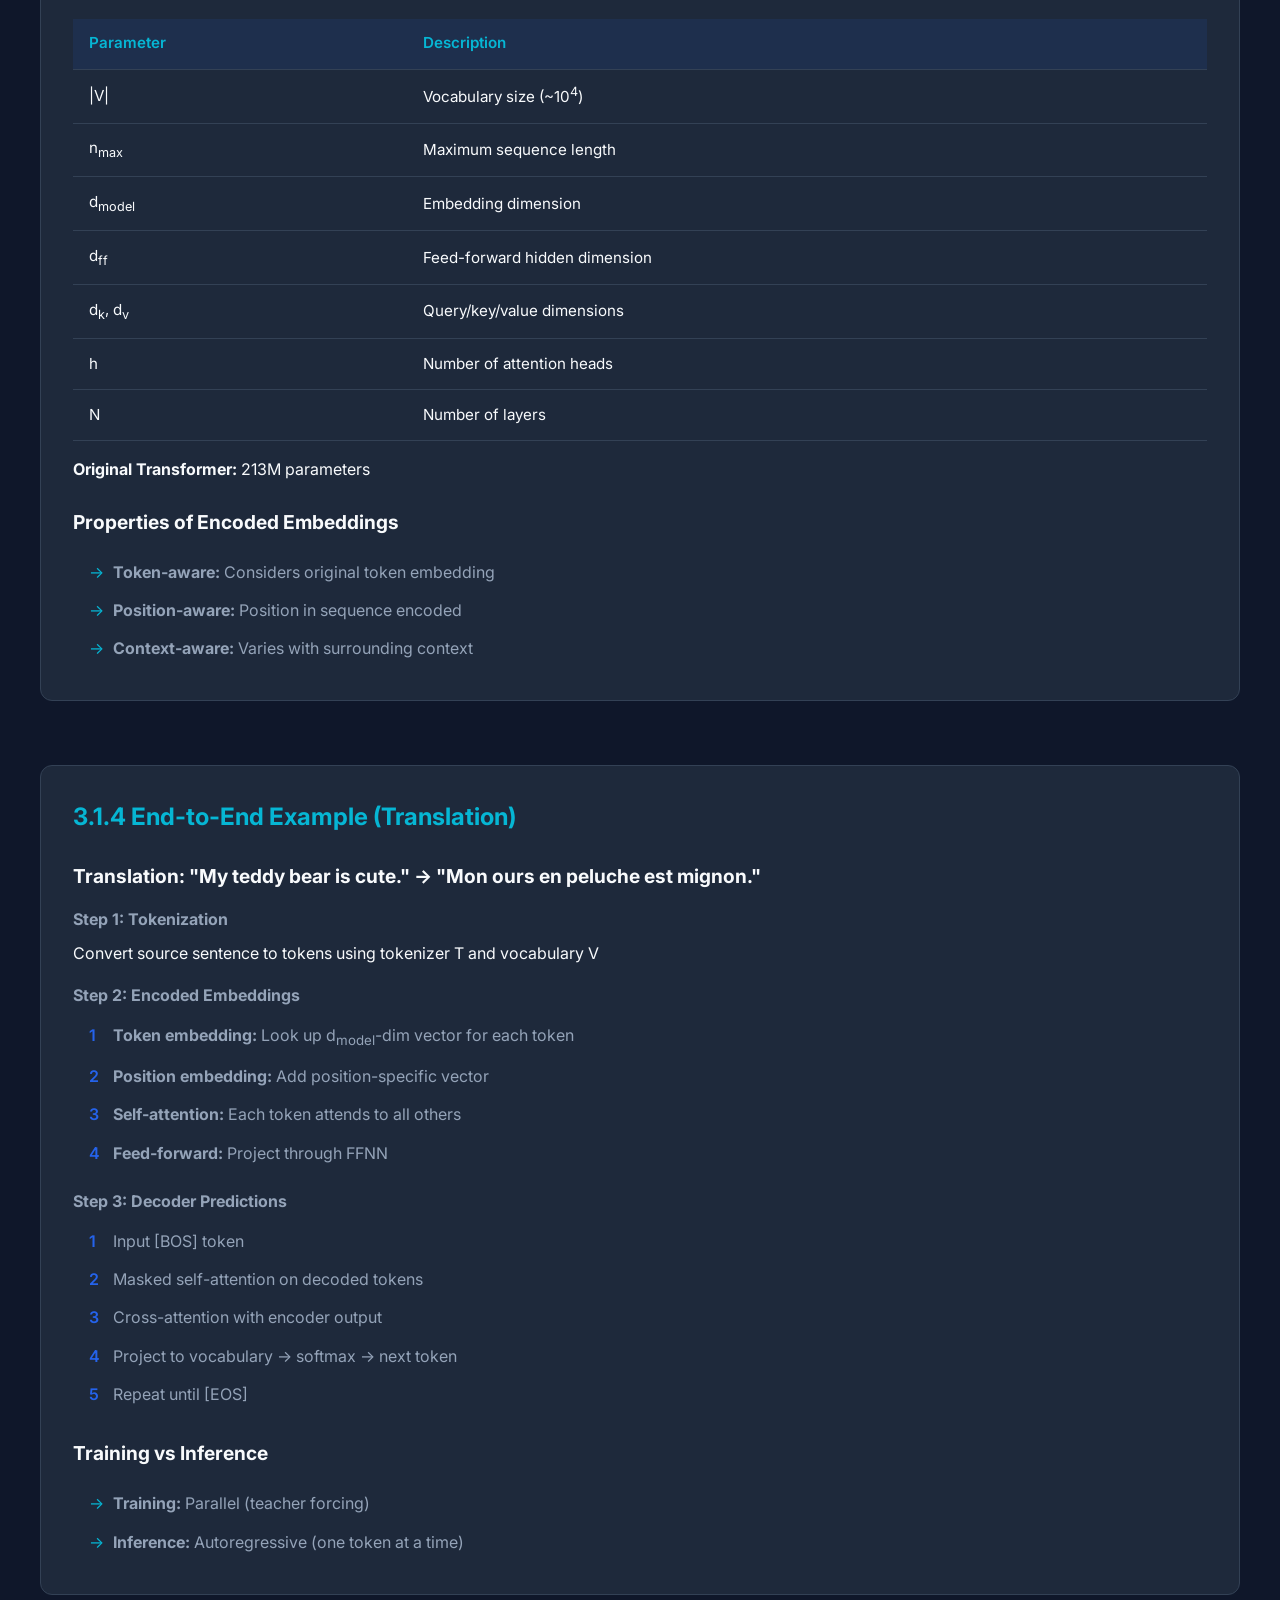
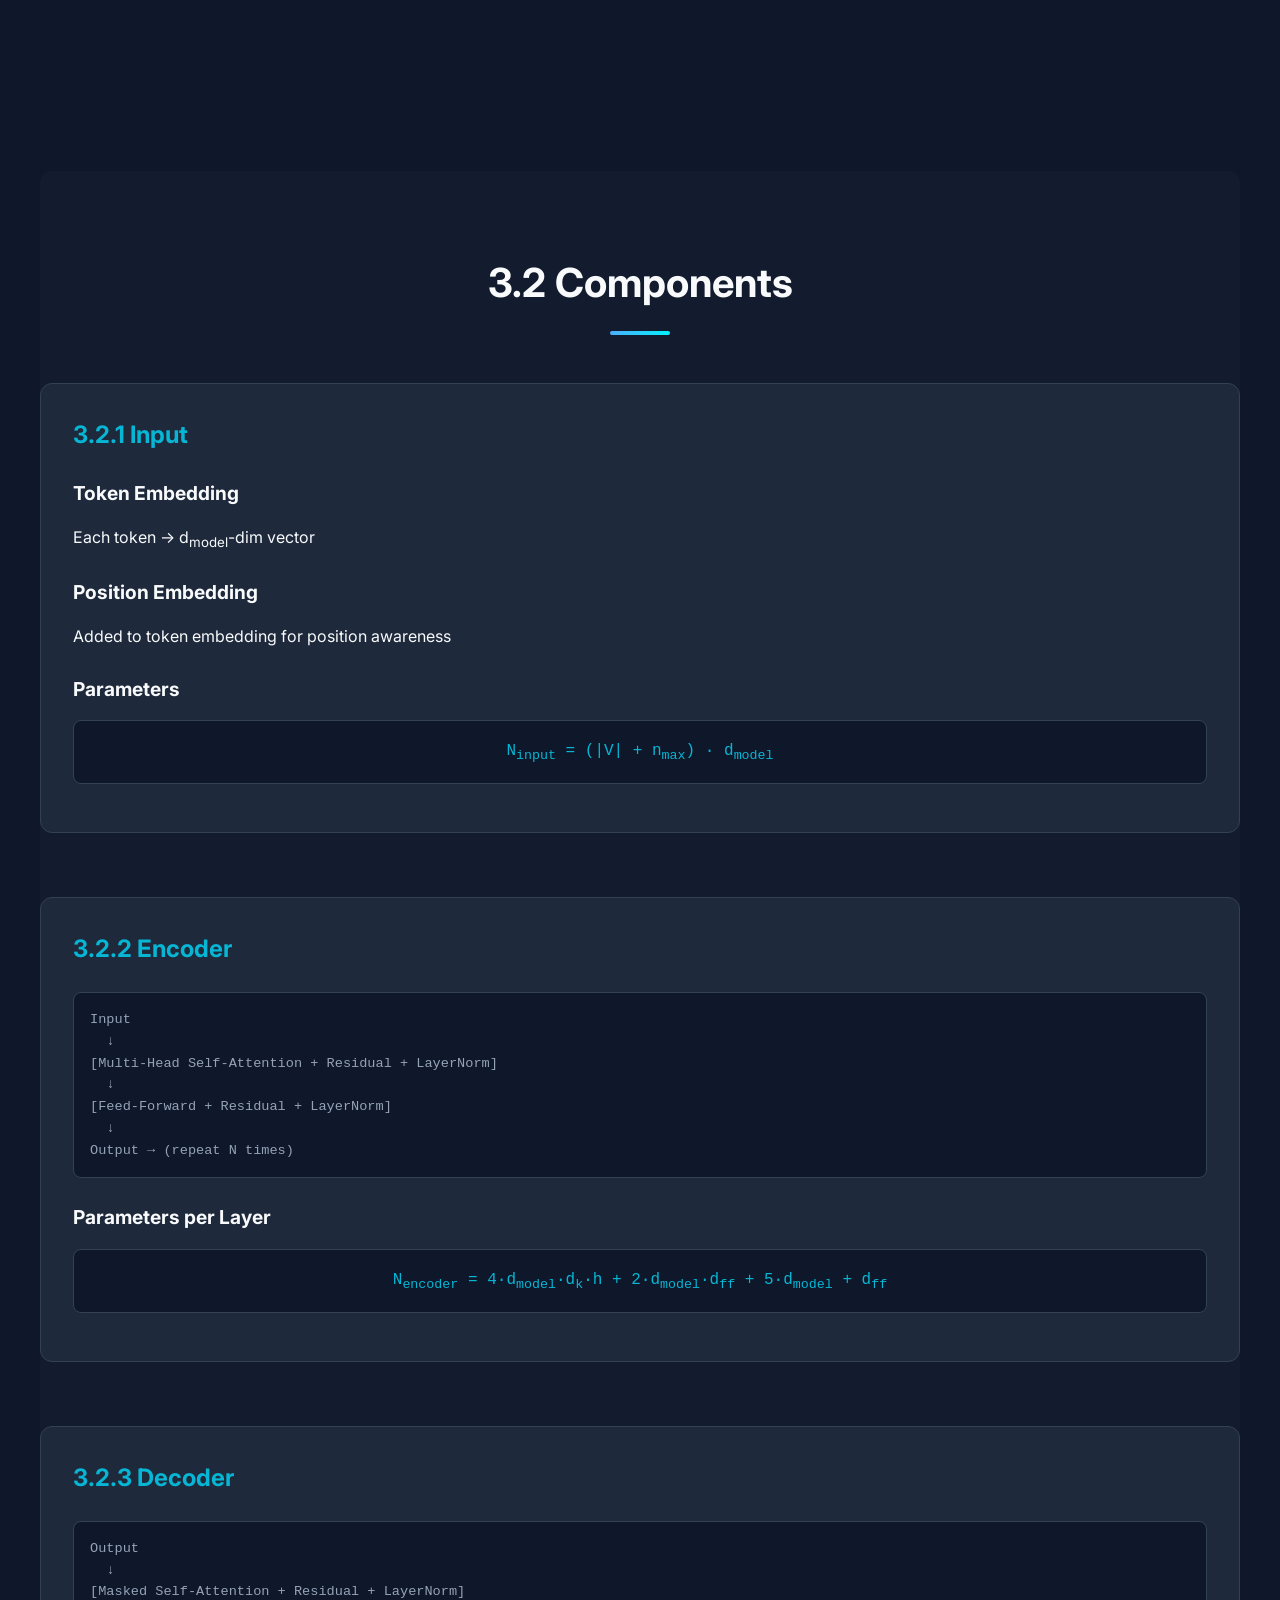
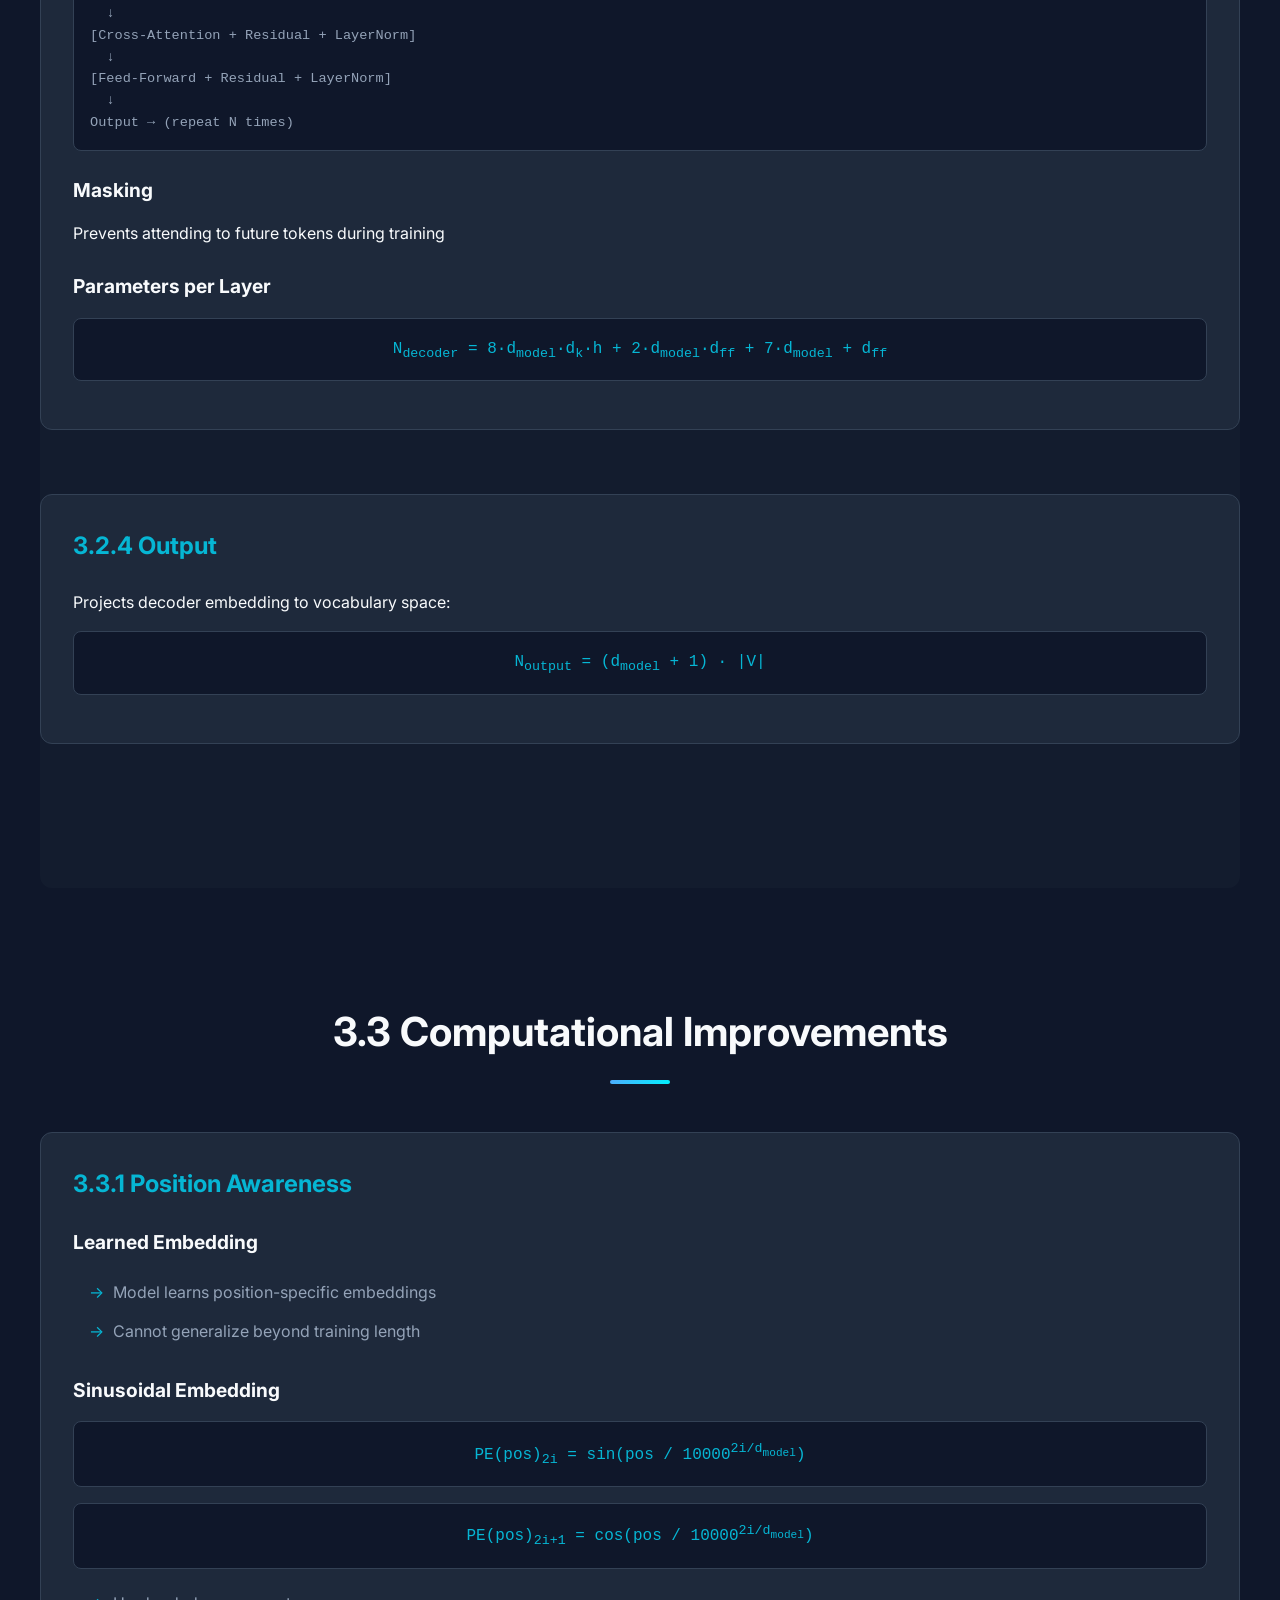
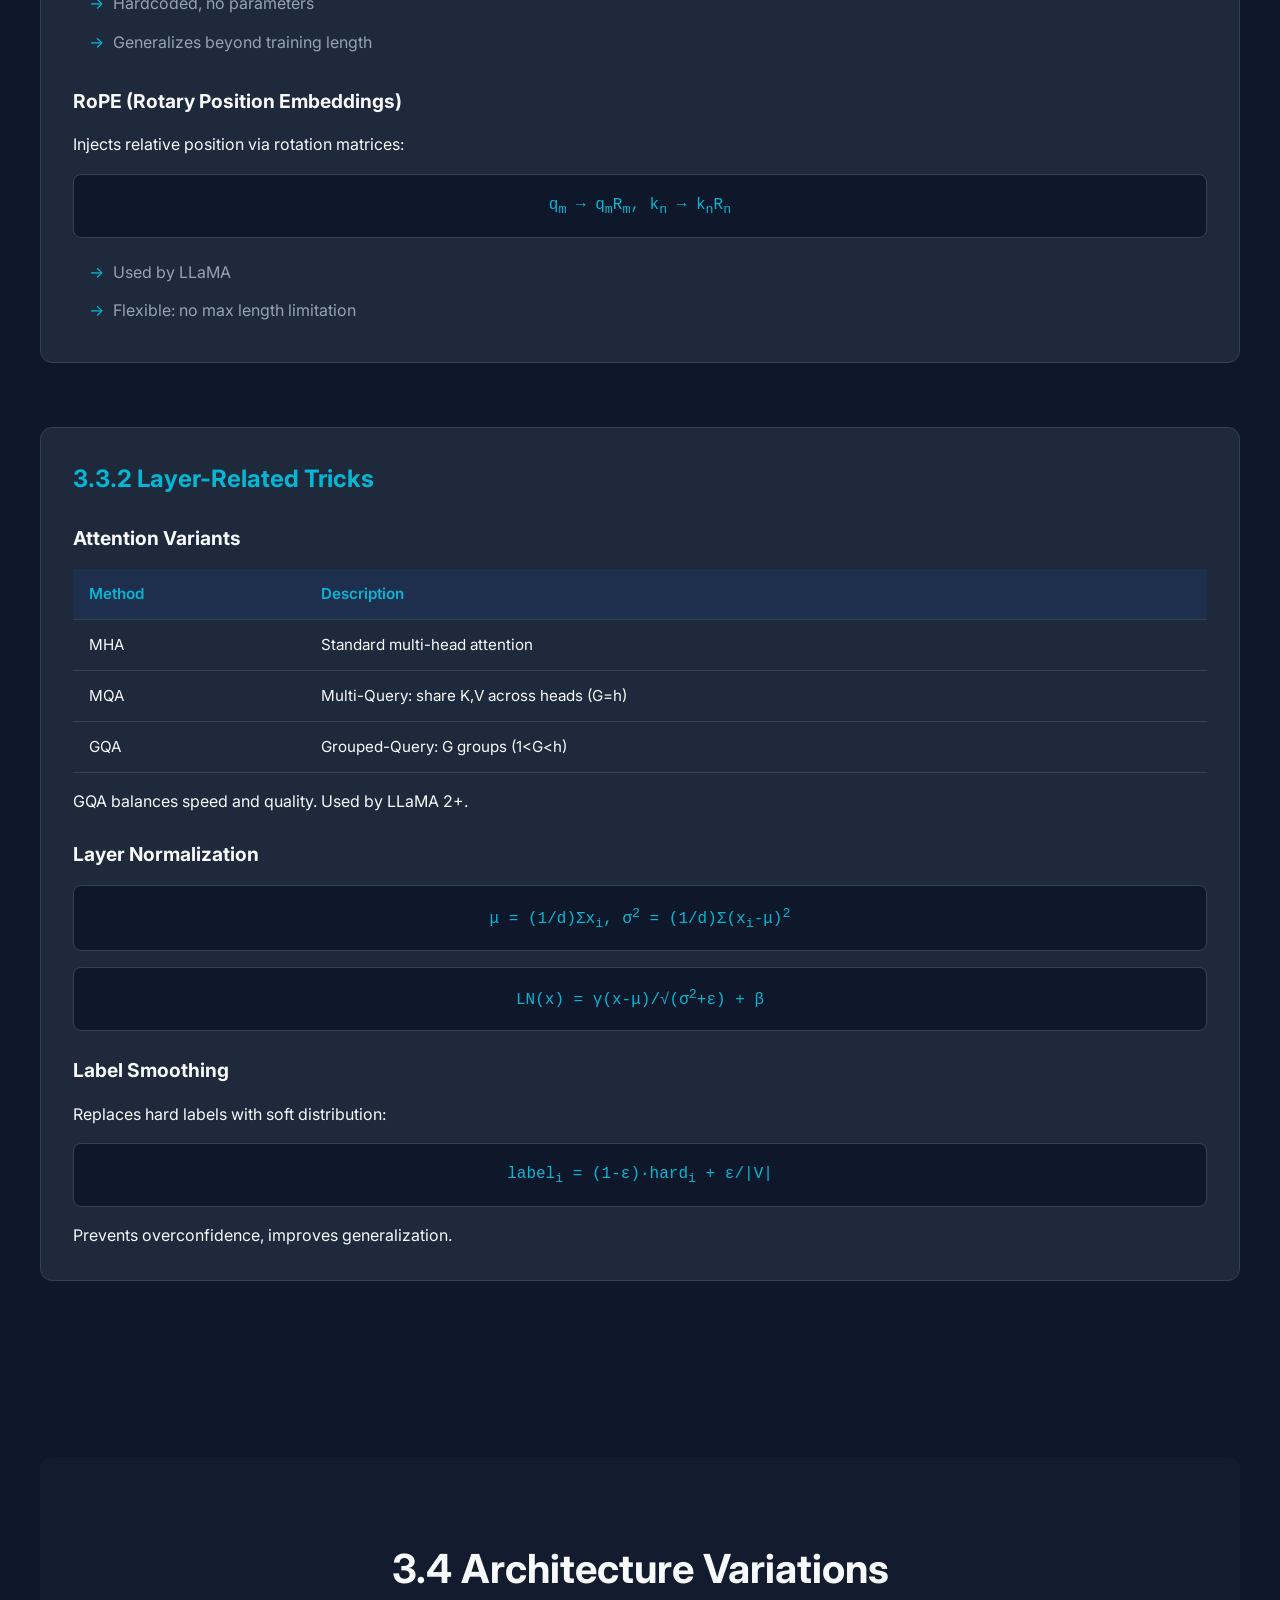
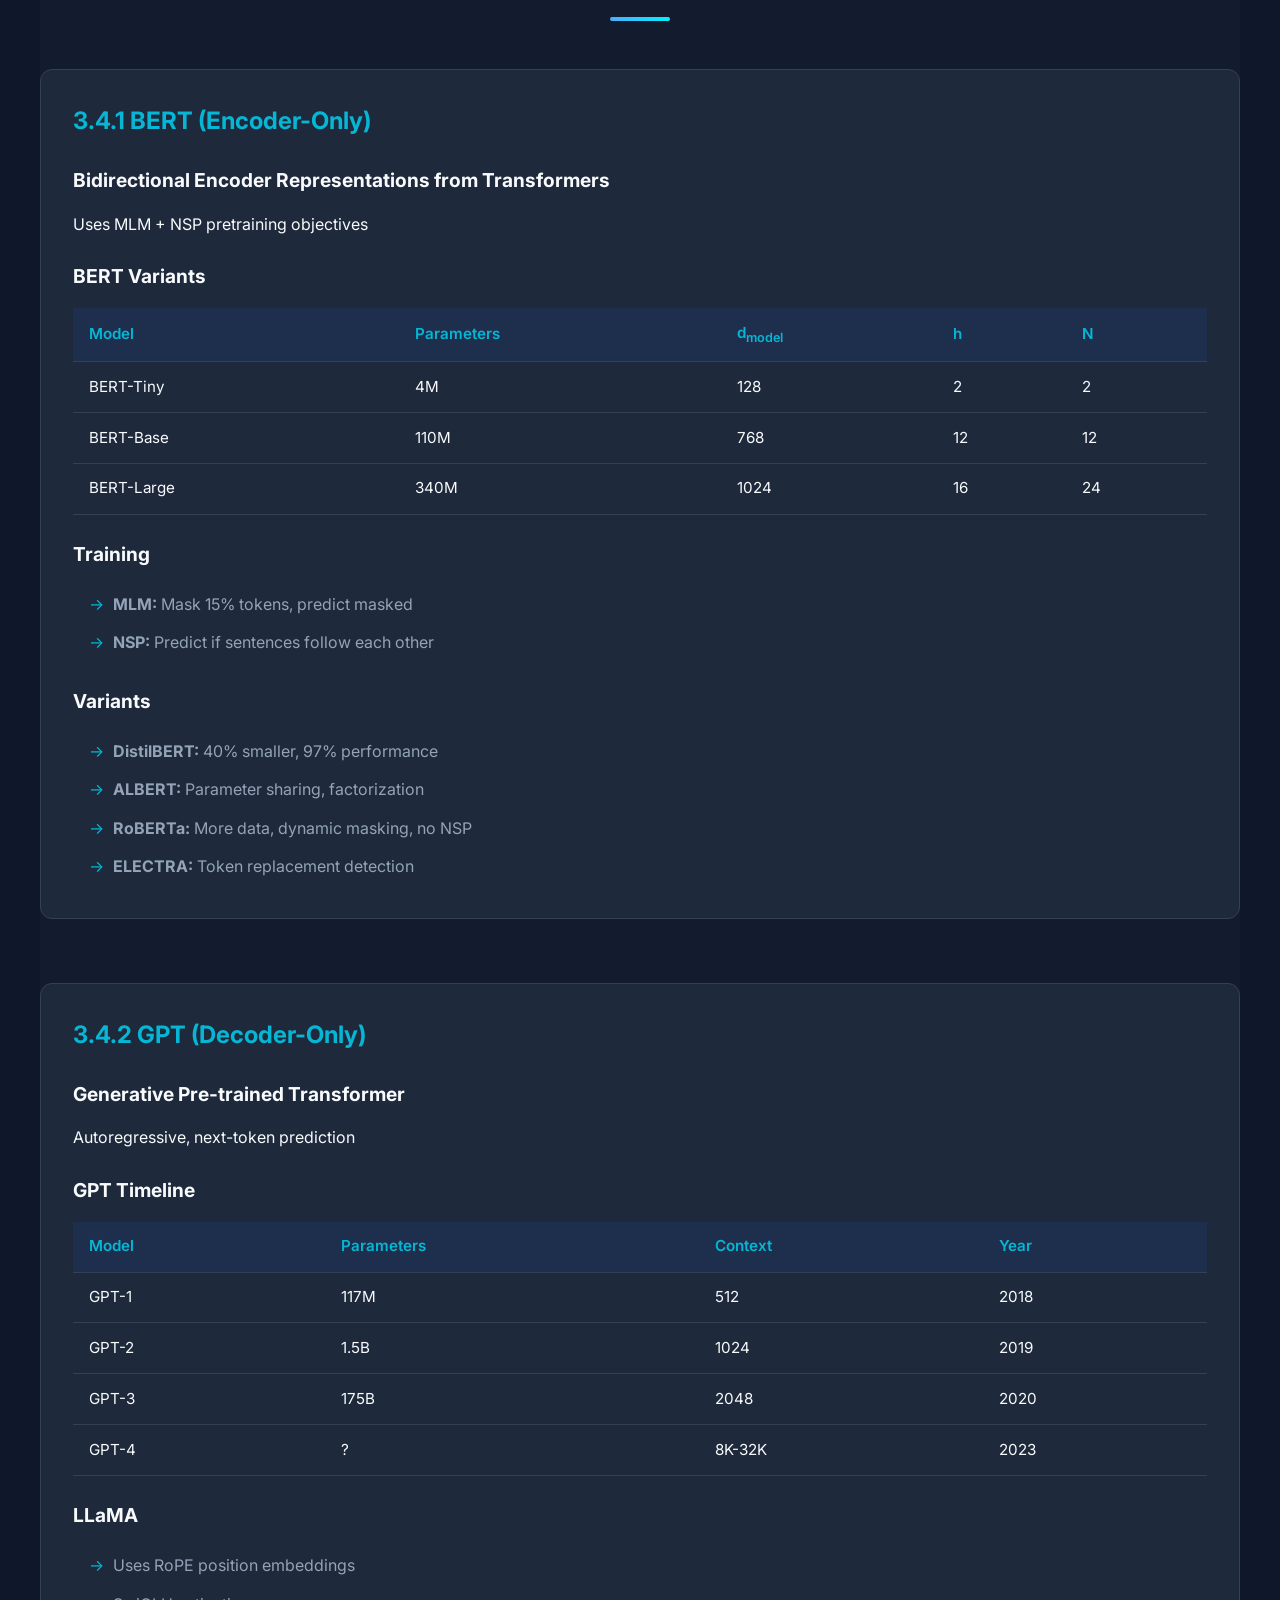
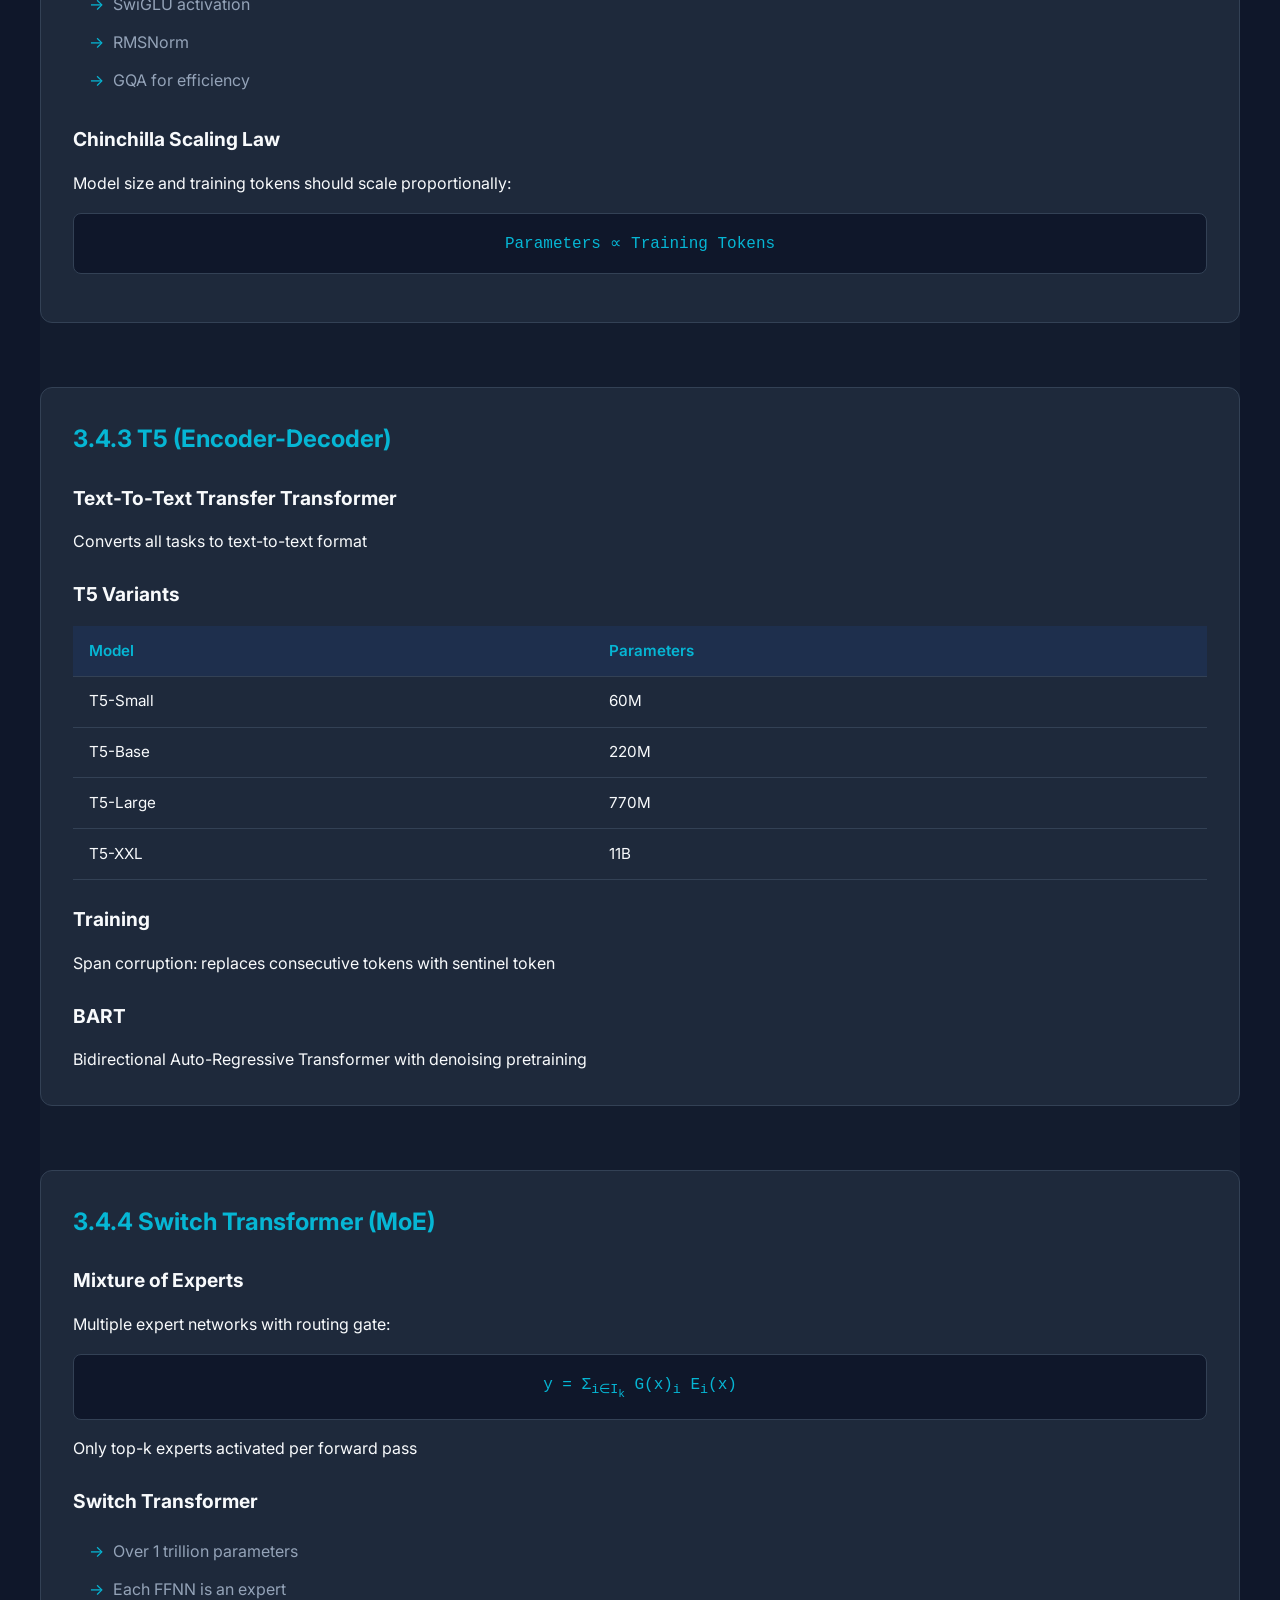
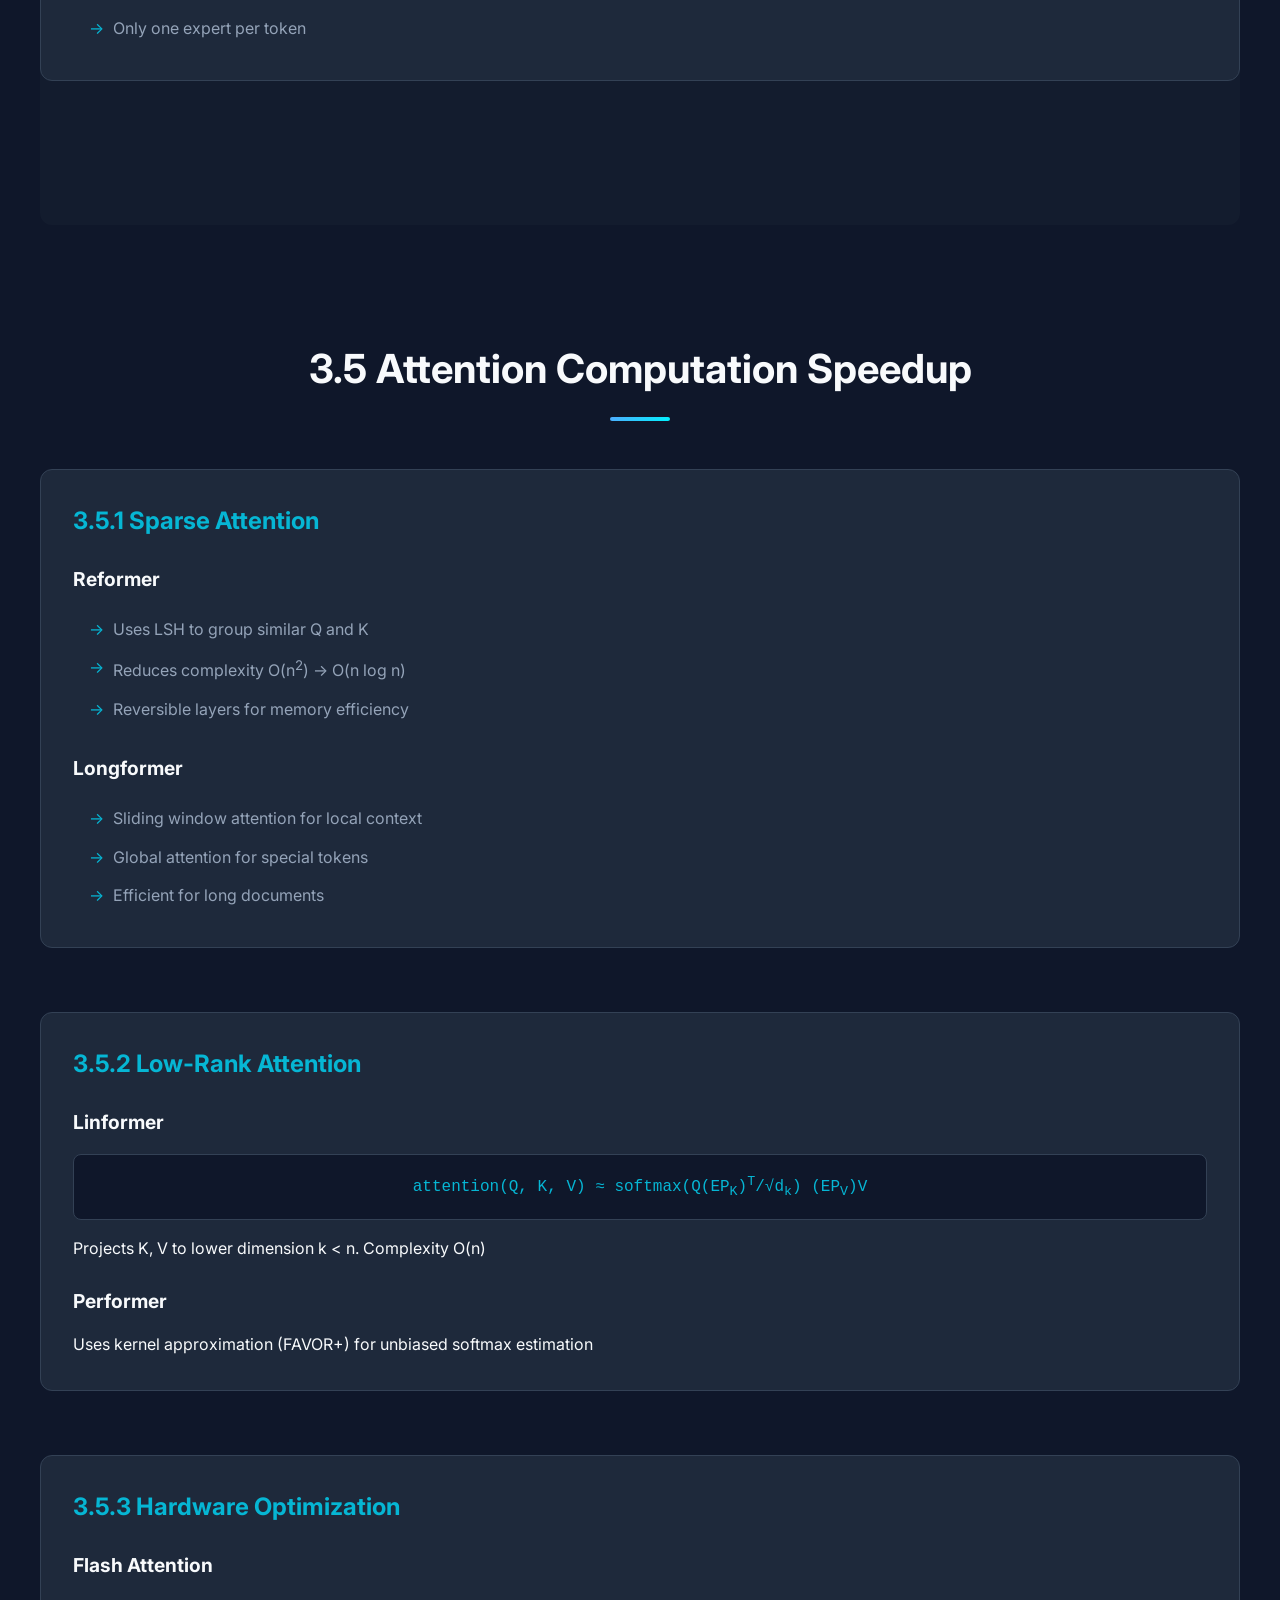
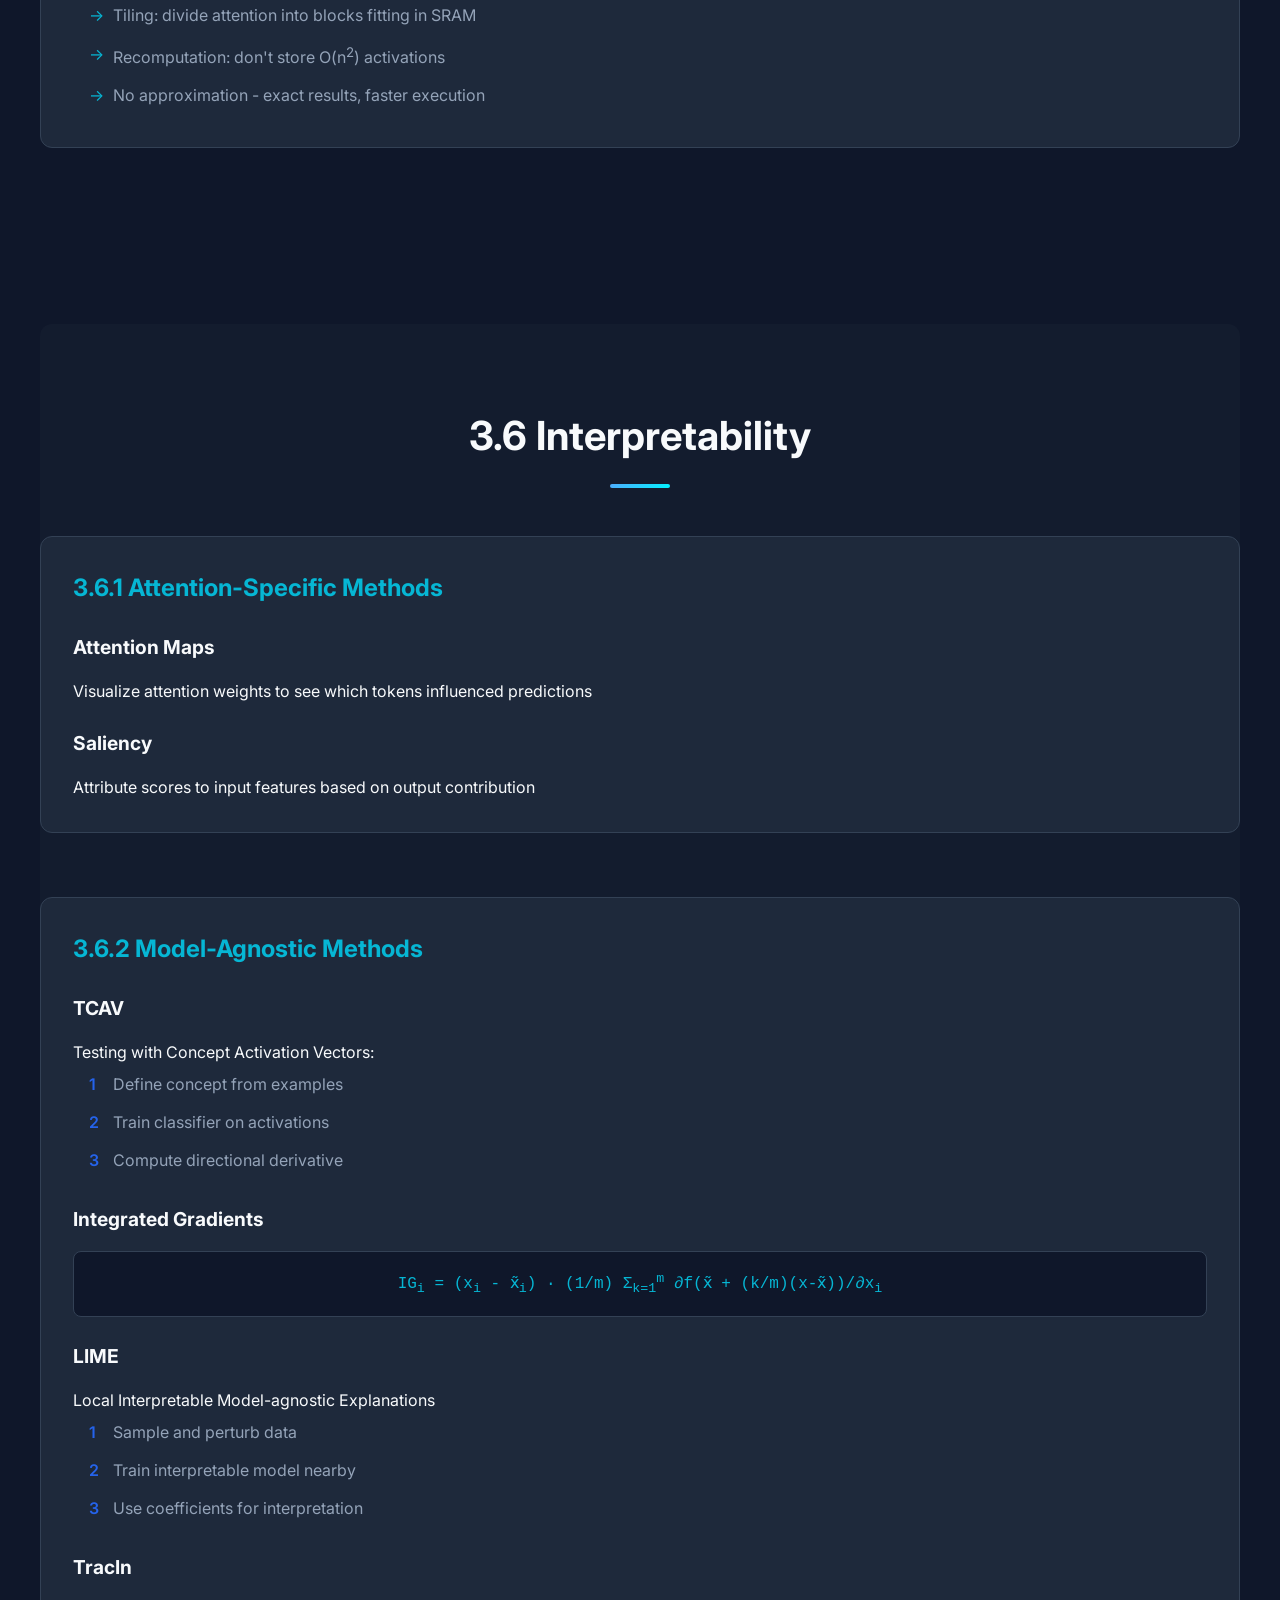
<file: books/LLM/transformers.html>
<!DOCTYPE html>
<html lang="en">
<head>
    <meta charset="UTF-8">
    <meta name="viewport" content="width=device-width, initial-scale=1.0">
    <title>Transformers - Transformers & LLMs</title>
    <link rel="stylesheet" href="styles.css">
    <link href="https://fonts.googleapis.com/css2?family=Inter:wght@400;500;600;700&display=swap" rel="stylesheet">
</head>
<body>
    <nav class="navbar">
        <div class="nav-content">
            <h1>Transformers & LLMs</h1>
            <button class="mobile-menu-btn" onclick="toggleMobileMenu()">☰</button>
            <ul class="nav-links">
                <li><a href="index.html">Home</a></li>
                <li><a href="foundations.html">Foundations</a></li>
                <li><a href="embeddings.html">Embeddings</a></li>
                <li><a href="transformers.html">Transformers</a></li>
                <li><a href="llm.html">LLMs</a></li>
                <li><a href="applications.html">Applications</a></li>
            </ul>
        </div>
    </nav>

    <header class="page-header">
        <div class="hero-content">
            <div class="badge">Section 3</div>
            <h1>Transformers</h1>
            <p class="subtitle">Self-Attention, Architecture, BERT, GPT, and Efficiency</p>
        </div>
    </header>

    <main class="content-area">
        <div class="container">

            <!-- 3.1 Self-Attention -->
            <section id="self-attention" class="section">
                <h2 class="section-title">3.1 Self-Attention Mechanism</h2>

                <div class="topic-block">
                    <h3>3.1.1 Query, Key, Value</h3>

                    <div class="definition-box">
                        <h4>Self-Attention</h4>
                        <p>Allows each token to attend to all other tokens regardless of distance. Enables context-aware embeddings.</p>
                    </div>

                    <h4>The Attention Mechanism</h4>
                    <p>Three projections per token:</p>
                    <ul>
                        <li><strong>Query (Q):</strong> "What am I looking for?"</li>
                        <li><strong>Key (K):</strong> "What do I contain?"</li>
                        <li><strong>Value (V):</strong> "What information do I carry?"</li>
                    </ul>

                    <h4>Attention Formula</h4>
                    <div class="formula">
                        <code>Attention(Q, K, V) = softmax(QK<sup>T</sup> / √d<sub>k</sub>)V</code>
                    </div>
                    <p>Where d<sub>k</sub> = dimension of keys (d<sub>q</sub> = d<sub>k</sub>)</p>

                    <h4>Step-by-Step Process</h4>
                    <ol>
                        <li>Compute dot products: q · k<sub>i</sub> for all tokens</li>
                        <li>Scale by √d<sub>k</sub></li>
                        <li>Apply softmax to get weights p<sub>i</sub></li>
                        <li>Compute weighted sum: Σ p<sub>i</sub> · v<sub>i</sub></li>
                    </ol>

                    <h4>Why Scale by √d<sub>k</sub>?</h4>
                    <p>Variance of dot product increases with dimension. Scaling prevents softmax saturation.</p>

                    <h4>Complexity</h4>
                    <div class="formula">
                        <code>O(n<sup>2</sup>) where n = sequence length</code>
                    </div>
                </div>

                <div class="topic-block">
                    <h3>3.1.2 Multi-Head Attention</h3>
                    <p>h attention heads enable learning different relationship types in parallel:</p>

                    <div class="diagram">
                        <pre class="ascii-diagram">
Input Q,K,V
    ↓
[Head 1: W₁Q, W₁K, W₁V] → O₁
[Head 2: W₂Q, W₂K, W₂V] → O₂
    ...
[Head h: WhQ, WhK, WhV] → Oh
    ↓
Concat(O₁,...,Oₕ) · Wᴼ</pre>
                    </div>

                    <h4>Within Head i</h4>
                    <div class="formula">
                        <code>Q<sub>i</sub> = XW<sub>i</sub><sup>Q</sup>, K<sub>i</sub> = XW<sub>i</sub><sup>K</sup>, V<sub>i</sub> = XW<sub>i</sub><sup>V</sup></code>
                    </div>
                    <div class="formula">
                        <code>Attention(Q<sub>i</sub>, K<sub>i</sub>, V<sub>i</sub>) = softmax(Q<sub>i</sub>K<sub>i</sub><sup>T</sup>/√d<sub>k</sub>)V<sub>i</sub></code>
                    </div>

                    <h4>Parameters</h4>
                    <div class="formula">
                        <code>N<sub>MHA</sub> = 2 · (d<sub>k</sub> + d<sub>v</sub>) · d<sub>model</sub> · h</code>
                    </div>

                    <h4>Types of Attention</h4>
                    <table class="data-table">
                        <tr><th>Type</th><th>Q, K, V Source</th><th>Use</th></tr>
                        <tr><td>Self-Attention</td><td>Same input</td><td>Encoder, Decoder self-attention</td></tr>
                        <tr><td>Cross-Attention</td><td>Q from decoder, K,V from encoder</td><td>Decoder cross-attention</td></tr>
                    </table>
                </div>

                <div class="topic-block">
                    <h3>3.1.3 Transformer Architecture</h3>

                    <div class="diagram">
                        <pre class="ascii-diagram">
Input → [Encoder × N] → → [Decoder × N] → Output
              ↓              ↓
          Encoders        Decoders
</pre>
                    </div>

                    <h4>Hyperparameters</h4>
                    <table class="data-table">
                        <tr><th>Parameter</th><th>Description</th></tr>
                        <tr><td>|V|</td><td>Vocabulary size (~10<sup>4</sup>)</td></tr>
                        <tr><td>n<sub>max</sub></td><td>Maximum sequence length</td></tr>
                        <tr><td>d<sub>model</sub></td><td>Embedding dimension</td></tr>
                        <tr><td>d<sub>ff</sub></td><td>Feed-forward hidden dimension</td></tr>
                        <tr><td>d<sub>k</sub>, d<sub>v</sub></td><td>Query/key/value dimensions</td></tr>
                        <tr><td>h</td><td>Number of attention heads</td></tr>
                        <tr><td>N</td><td>Number of layers</td></tr>
                    </table>
                    <p><strong>Original Transformer:</strong> 213M parameters</p>

                    <h4>Properties of Encoded Embeddings</h4>
                    <ul>
                        <li><strong>Token-aware:</strong> Considers original token embedding</li>
                        <li><strong>Position-aware:</strong> Position in sequence encoded</li>
                        <li><strong>Context-aware:</strong> Varies with surrounding context</li>
                    </ul>
                </div>

                <div class="topic-block">
                    <h3>3.1.4 End-to-End Example (Translation)</h3>

                    <h4>Translation: "My teddy bear is cute." → "Mon ours en peluche est mignon."</h4>

                    <h5>Step 1: Tokenization</h5>
                    <p>Convert source sentence to tokens using tokenizer T and vocabulary V</p>

                    <h5>Step 2: Encoded Embeddings</h5>
                    <ol>
                        <li><strong>Token embedding:</strong> Look up d<sub>model</sub>-dim vector for each token</li>
                        <li><strong>Position embedding:</strong> Add position-specific vector</li>
                        <li><strong>Self-attention:</strong> Each token attends to all others</li>
                        <li><strong>Feed-forward:</strong> Project through FFNN</li>
                    </ol>

                    <h5>Step 3: Decoder Predictions</h5>
                    <ol>
                        <li>Input [BOS] token</li>
                        <li>Masked self-attention on decoded tokens</li>
                        <li>Cross-attention with encoder output</li>
                        <li>Project to vocabulary → softmax → next token</li>
                        <li>Repeat until [EOS]</li>
                    </ol>

                    <h4>Training vs Inference</h4>
                    <ul>
                        <li><strong>Training:</strong> Parallel (teacher forcing)</li>
                        <li><strong>Inference:</strong> Autoregressive (one token at a time)</li>
                    </ul>
                </div>
            </section>

            <!-- 3.2 Components -->
            <section id="components" class="section alt-bg">
                <h2 class="section-title">3.2 Components</h2>

                <div class="topic-block">
                    <h3>3.2.1 Input</h3>

                    <h4>Token Embedding</h4>
                    <p>Each token → d<sub>model</sub>-dim vector</p>

                    <h4>Position Embedding</h4>
                    <p>Added to token embedding for position awareness</p>

                    <h4>Parameters</h4>
                    <div class="formula">
                        <code>N<sub>input</sub> = (|V| + n<sub>max</sub>) · d<sub>model</sub></code>
                    </div>
                </div>

                <div class="topic-block">
                    <h3>3.2.2 Encoder</h3>

                    <div class="diagram">
                        <pre class="ascii-diagram">
Input
  ↓
[Multi-Head Self-Attention + Residual + LayerNorm]
  ↓
[Feed-Forward + Residual + LayerNorm]
  ↓
Output → (repeat N times)</pre>
                    </div>

                    <h4>Parameters per Layer</h4>
                    <div class="formula">
                        <code>N<sub>encoder</sub> = 4·d<sub>model</sub>·d<sub>k</sub>·h + 2·d<sub>model</sub>·d<sub>ff</sub> + 5·d<sub>model</sub> + d<sub>ff</sub></code>
                    </div>
                </div>

                <div class="topic-block">
                    <h3>3.2.3 Decoder</h3>

                    <div class="diagram">
                        <pre class="ascii-diagram">
Output
  ↓
[Masked Self-Attention + Residual + LayerNorm]
  ↓
[Cross-Attention + Residual + LayerNorm]
  ↓
[Feed-Forward + Residual + LayerNorm]
  ↓
Output → (repeat N times)</pre>
                    </div>

                    <h4>Masking</h4>
                    <p>Prevents attending to future tokens during training</p>

                    <h4>Parameters per Layer</h4>
                    <div class="formula">
                        <code>N<sub>decoder</sub> = 8·d<sub>model</sub>·d<sub>k</sub>·h + 2·d<sub>model</sub>·d<sub>ff</sub> + 7·d<sub>model</sub> + d<sub>ff</sub></code>
                    </div>
                </div>

                <div class="topic-block">
                    <h3>3.2.4 Output</h3>
                    <p>Projects decoder embedding to vocabulary space:</p>
                    <div class="formula">
                        <code>N<sub>output</sub> = (d<sub>model</sub> + 1) · |V|</code>
                    </div>
                </div>
            </section>

            <!-- 3.3 Computational Improvements -->
            <section id="improvements" class="section">
                <h2 class="section-title">3.3 Computational Improvements</h2>

                <div class="topic-block">
                    <h3>3.3.1 Position Awareness</h3>

                    <h4>Learned Embedding</h4>
                    <ul>
                        <li>Model learns position-specific embeddings</li>
                        <li>Cannot generalize beyond training length</li>
                    </ul>

                    <h4>Sinusoidal Embedding</h4>
                    <div class="formula">
                        <code>PE(pos)<sub>2i</sub> = sin(pos / 10000<sup>2i/d<sub>model</sub></sup>)</code>
                    </div>
                    <div class="formula">
                        <code>PE(pos)<sub>2i+1</sub> = cos(pos / 10000<sup>2i/d<sub>model</sub></sup>)</code>
                    </div>
                    <ul>
                        <li>Hardcoded, no parameters</li>
                        <li>Generalizes beyond training length</li>
                    </ul>

                    <h4>RoPE (Rotary Position Embeddings)</h4>
                    <p>Injects relative position via rotation matrices:</p>
                    <div class="formula">
                        <code>q<sub>m</sub> → q<sub>m</sub>R<sub>m</sub>, k<sub>n</sub> → k<sub>n</sub>R<sub>n</sub></code>
                    </div>
                    <ul>
                        <li>Used by LLaMA</li>
                        <li>Flexible: no max length limitation</li>
                    </ul>
                </div>

                <div class="topic-block">
                    <h3>3.3.2 Layer-Related Tricks</h3>

                    <h4>Attention Variants</h4>
                    <table class="data-table">
                        <tr><th>Method</th><th>Description</th></tr>
                        <tr><td>MHA</td><td>Standard multi-head attention</td></tr>
                        <tr><td>MQA</td><td>Multi-Query: share K,V across heads (G=h)</td></tr>
                        <tr><td>GQA</td><td>Grouped-Query: G groups (1&lt;G&lt;h)</td></tr>
                    </table>
                    <p>GQA balances speed and quality. Used by LLaMA 2+.</p>

                    <h4>Layer Normalization</h4>
                    <div class="formula">
                        <code>μ = (1/d)Σx<sub>i</sub>, σ<sup>2</sup> = (1/d)Σ(x<sub>i</sub>-μ)<sup>2</sup></code>
                    </div>
                    <div class="formula">
                        <code>LN(x) = γ(x-μ)/√(σ<sup>2</sup>+ε) + β</code>
                    </div>

                    <h4>Label Smoothing</h4>
                    <p>Replaces hard labels with soft distribution:</p>
                    <div class="formula">
                        <code>label<sub>i</sub> = (1-ε)·hard<sub>i</sub> + ε/|V|</code>
                    </div>
                    <p>Prevents overconfidence, improves generalization.</p>
                </div>
            </section>

            <!-- 3.4 Architecture Variations -->
            <section id="variations" class="section alt-bg">
                <h2 class="section-title">3.4 Architecture Variations</h2>

                <div class="topic-block">
                    <h3>3.4.1 BERT (Encoder-Only)</h3>

                    <h4>Bidirectional Encoder Representations from Transformers</h4>
                    <p>Uses MLM + NSP pretraining objectives</p>

                    <h4>BERT Variants</h4>
                    <table class="data-table">
                        <tr><th>Model</th><th>Parameters</th><th>d<sub>model</sub></th><th>h</th><th>N</th></tr>
                        <tr><td>BERT-Tiny</td><td>4M</td><td>128</td><td>2</td><td>2</td></tr>
                        <tr><td>BERT-Base</td><td>110M</td><td>768</td><td>12</td><td>12</td></tr>
                        <tr><td>BERT-Large</td><td>340M</td><td>1024</td><td>16</td><td>24</td></tr>
                    </table>

                    <h4>Training</h4>
                    <ul>
                        <li><strong>MLM:</strong> Mask 15% tokens, predict masked</li>
                        <li><strong>NSP:</strong> Predict if sentences follow each other</li>
                    </ul>

                    <h4>Variants</h4>
                    <ul>
                        <li><strong>DistilBERT:</strong> 40% smaller, 97% performance</li>
                        <li><strong>ALBERT:</strong> Parameter sharing, factorization</li>
                        <li><strong>RoBERTa:</strong> More data, dynamic masking, no NSP</li>
                        <li><strong>ELECTRA:</strong> Token replacement detection</li>
                    </ul>
                </div>

                <div class="topic-block">
                    <h3>3.4.2 GPT (Decoder-Only)</h3>

                    <h4>Generative Pre-trained Transformer</h4>
                    <p>Autoregressive, next-token prediction</p>

                    <h4>GPT Timeline</h4>
                    <table class="data-table">
                        <tr><th>Model</th><th>Parameters</th><th>Context</th><th>Year</th></tr>
                        <tr><td>GPT-1</td><td>117M</td><td>512</td><td>2018</td></tr>
                        <tr><td>GPT-2</td><td>1.5B</td><td>1024</td><td>2019</td></tr>
                        <tr><td>GPT-3</td><td>175B</td><td>2048</td><td>2020</td></tr>
                        <tr><td>GPT-4</td><td>?</td><td>8K-32K</td><td>2023</td></tr>
                    </table>

                    <h4>LLaMA</h4>
                    <ul>
                        <li>Uses RoPE position embeddings</li>
                        <li>SwiGLU activation</li>
                        <li>RMSNorm</li>
                        <li>GQA for efficiency</li>
                    </ul>

                    <h4>Chinchilla Scaling Law</h4>
                    <p>Model size and training tokens should scale proportionally:</p>
                    <div class="formula">
                        <code>Parameters ∝ Training Tokens</code>
                    </div>
                </div>

                <div class="topic-block">
                    <h3>3.4.3 T5 (Encoder-Decoder)</h3>

                    <h4>Text-To-Text Transfer Transformer</h4>
                    <p>Converts all tasks to text-to-text format</p>

                    <h4>T5 Variants</h4>
                    <table class="data-table">
                        <tr><th>Model</th><th>Parameters</th></tr>
                        <tr><td>T5-Small</td><td>60M</td></tr>
                        <tr><td>T5-Base</td><td>220M</td></tr>
                        <tr><td>T5-Large</td><td>770M</td></tr>
                        <tr><td>T5-XXL</td><td>11B</td></tr>
                    </table>

                    <h4>Training</h4>
                    <p>Span corruption: replaces consecutive tokens with sentinel token</p>

                    <h4>BART</h4>
                    <p>Bidirectional Auto-Regressive Transformer with denoising pretraining</p>
                </div>

                <div class="topic-block">
                    <h3>3.4.4 Switch Transformer (MoE)</h3>

                    <h4>Mixture of Experts</h4>
                    <p>Multiple expert networks with routing gate:</p>
                    <div class="formula">
                        <code>y = Σ<sub>i∈I<sub>k</sub></sub> G(x)<sub>i</sub> E<sub>i</sub>(x)</code>
                    </div>
                    <p>Only top-k experts activated per forward pass</p>

                    <h4>Switch Transformer</h4>
                    <ul>
                        <li>Over 1 trillion parameters</li>
                        <li>Each FFNN is an expert</li>
                        <li>Only one expert per token</li>
                    </ul>
                </div>
            </section>

            <!-- 3.5 Efficiency -->
            <section id="efficiency" class="section">
                <h2 class="section-title">3.5 Attention Computation Speedup</h2>

                <div class="topic-block">
                    <h3>3.5.1 Sparse Attention</h3>

                    <h4>Reformer</h4>
                    <ul>
                        <li>Uses LSH to group similar Q and K</li>
                        <li>Reduces complexity O(n<sup>2</sup>) → O(n log n)</li>
                        <li>Reversible layers for memory efficiency</li>
                    </ul>

                    <h4>Longformer</h4>
                    <ul>
                        <li>Sliding window attention for local context</li>
                        <li>Global attention for special tokens</li>
                        <li>Efficient for long documents</li>
                    </ul>
                </div>

                <div class="topic-block">
                    <h3>3.5.2 Low-Rank Attention</h3>

                    <h4>Linformer</h4>
                    <div class="formula">
                        <code>attention(Q, K, V) ≈ softmax(Q(EP<sub>K</sub>)<sup>T</sup>/√d<sub>k</sub>) (EP<sub>V</sub>)V</code>
                    </div>
                    <p>Projects K, V to lower dimension k &lt; n. Complexity O(n)</p>

                    <h4>Performer</h4>
                    <p>Uses kernel approximation (FAVOR+) for unbiased softmax estimation</p>
                </div>

                <div class="topic-block">
                    <h3>3.5.3 Hardware Optimization</h3>

                    <h4>Flash Attention</h4>
                    <ul>
                        <li>Tiling: divide attention into blocks fitting in SRAM</li>
                        <li>Recomputation: don't store O(n<sup>2</sup>) activations</li>
                        <li>No approximation - exact results, faster execution</li>
                    </ul>
                </div>
            </section>

            <!-- 3.6 Interpretability -->
            <section id="interpretability" class="section alt-bg">
                <h2 class="section-title">3.6 Interpretability</h2>

                <div class="topic-block">
                    <h3>3.6.1 Attention-Specific Methods</h3>

                    <h4>Attention Maps</h4>
                    <p>Visualize attention weights to see which tokens influenced predictions</p>

                    <h4>Saliency</h4>
                    <p>Attribute scores to input features based on output contribution</p>
                </div>

                <div class="topic-block">
                    <h3>3.6.2 Model-Agnostic Methods</h3>

                    <h4>TCAV</h4>
                    <p>Testing with Concept Activation Vectors:</p>
                    <ol>
                        <li>Define concept from examples</li>
                        <li>Train classifier on activations</li>
                        <li>Compute directional derivative</li>
                    </ol>

                    <h4>Integrated Gradients</h4>
                    <div class="formula">
                        <code>IG<sub>i</sub> = (x<sub>i</sub> - x̃<sub>i</sub>) · (1/m) Σ<sub>k=1</sub><sup>m</sup> ∂f(x̃ + (k/m)(x-x̃))/∂x<sub>i</sub></code>
                    </div>

                    <h4>LIME</h4>
                    <p>Local Interpretable Model-agnostic Explanations</p>
                    <ol>
                        <li>Sample and perturb data</li>
                        <li>Train interpretable model nearby</li>
                        <li>Use coefficients for interpretation</li>
                    </ol>

                    <h4>TracIn</h4>
                    <p>Traces influence of training examples on test predictions</p>
                </div>
            </section>

            <!-- Timeline -->
            <section id="timeline" class="section">
                <h2 class="section-title">Timeline: NLP Evolution</h2>
                <table class="data-table">
                    <tr><th>Year</th><th>Milestone</th></tr>
                    <tr><td>2013</td><td>word2vec</td></tr>
                    <tr><td>2014</td><td>GRU, LSTM</td></tr>
                    <tr><td>2015</td><td>Deep learning frameworks expand</td></tr>
                    <tr><td>2017</td><td>Transformer paper "Attention Is All You Need"</td></tr>
                    <tr><td>2018</td><td>GPT-1, BERT, WordPiece</td></tr>
                    <tr><td>2019</td><td>GPT-2, RoBERTa, T5</td></tr>
                    <tr><td>2020</td><td>GPT-3 (175B), PaLM</td></tr>
                    <tr><td>2021</td><td>InstructGPT, Gopher</td></tr>
                    <tr><td>2022</td><td>ChatGPT, LLaMA, Chinchilla</td></tr>
                    <tr><td>2023</td><td>GPT-4, LLaMA 2, Mixtral, Mistral</td></tr>
                    <tr><td>2024</td><td>LLaMA 3, GPT-4o</td></tr>
                </table>
            </section>
        </div>
    </main>

    <footer class="footer">
        <div class="nav-footer">
            <a href="embeddings.html">← Embeddings</a>
            <a href="llm.html">LLMs →</a>
        </div>
        <p>Super Study Guide: Transformers and Large Language Models</p>
    </footer>

    <script src="script.js"></script>
</body>
</html>
</file>
<file: books/DSA/style.css>
@import url('https://fonts.googleapis.com/css2?family=Inter:wght@300;400;500;600;700&family=JetBrains+Mono:wght@400;500&display=swap');

:root {
  --bg-primary: #0f1117;
  --bg-secondary: #161822;
  --bg-card: #1c1f2e;
  --bg-hover: #252940;
  --bg-code: #12131a;
  --text-primary: #e2e8f0;
  --text-secondary: #94a3b8;
  --text-muted: #64748b;
  --accent-blue: #60a5fa;
  --accent-purple: #a78bfa;
  --accent-green: #4ade80;
  --accent-orange: #fb923c;
  --accent-red: #f87171;
  --accent-cyan: #22d3ee;
  --accent-pink: #f472b6;
  --border: #2d3348;
  --sidebar-width: 280px;
  --header-height: 60px;
}

* {
  margin: 0;
  padding: 0;
  box-sizing: border-box;
}

html {
  scroll-behavior: smooth;
}

body {
  font-family: 'Inter', -apple-system, BlinkMacSystemFont, sans-serif;
  background: var(--bg-primary);
  color: var(--text-primary);
  line-height: 1.7;
  font-size: 15px;
}

::-webkit-scrollbar {
  width: 6px;
}

::-webkit-scrollbar-track {
  background: var(--bg-secondary);
}

::-webkit-scrollbar-thumb {
  background: var(--border);
  border-radius: 3px;
}

::-webkit-scrollbar-thumb:hover {
  background: var(--text-muted);
}

.header {
  position: fixed;
  top: 0;
  left: 0;
  right: 0;
  height: var(--header-height);
  background: rgba(15, 17, 23, 0.9);
  backdrop-filter: blur(12px);
  border-bottom: 1px solid var(--border);
  display: flex;
  align-items: center;
  padding: 0 24px;
  z-index: 1000;
}

.logo {
  display: flex;
  align-items: center;
  gap: 10px;
  font-weight: 700;
  font-size: 20px;
  color: var(--accent-blue);
  text-decoration: none;
  min-width: 240px;
}

.logo-icon {
  width: 32px;
  height: 32px;
  background: linear-gradient(135deg, var(--accent-blue), var(--accent-purple));
  border-radius: 8px;
  display: flex;
  align-items: center;
  justify-content: center;
  font-size: 16px;
  font-weight: 800;
  color: white;
}

.search-bar {
  flex: 1;
  max-width: 500px;
  margin: 0 auto;
  position: relative;
}

.search-bar input {
  width: 100%;
  padding: 8px 16px 8px 40px;
  background: var(--bg-secondary);
  border: 1px solid var(--border);
  border-radius: 8px;
  color: var(--text-primary);
  font-size: 14px;
  outline: none;
  transition: border-color 0.2s;
}

.search-bar input:focus {
  border-color: var(--accent-blue);
}

.search-bar input::placeholder {
  color: var(--text-muted);
}

.search-icon {
  position: absolute;
  left: 12px;
  top: 50%;
  transform: translateY(-50%);
  color: var(--text-muted);
  font-size: 14px;
}

.theme-toggle {
  background: none;
  border: 1px solid var(--border);
  color: var(--text-secondary);
  padding: 6px 10px;
  border-radius: 6px;
  cursor: pointer;
  font-size: 14px;
  margin-left: 16px;
  transition: all 0.2s;
}

.theme-toggle:hover {
  border-color: var(--accent-blue);
  color: var(--accent-blue);
}

.sidebar {
  position: fixed;
  top: var(--header-height);
  left: 0;
  width: var(--sidebar-width);
  height: calc(100vh - var(--header-height));
  background: var(--bg-secondary);
  border-right: 1px solid var(--border);
  overflow-y: auto;
  padding: 16px 0;
  z-index: 900;
  transition: transform 0.3s;
}

.sidebar-section {
  margin-bottom: 4px;
}

.sidebar-section-title {
  padding: 8px 20px;
  font-size: 11px;
  font-weight: 700;
  text-transform: uppercase;
  letter-spacing: 1.2px;
  color: var(--text-muted);
}

.sidebar-link {
  display: block;
  padding: 6px 20px 6px 28px;
  color: var(--text-secondary);
  text-decoration: none;
  font-size: 13.5px;
  transition: all 0.15s;
  border-left: 3px solid transparent;
}

.sidebar-link:hover {
  color: var(--text-primary);
  background: var(--bg-hover);
}

.sidebar-link.active {
  color: var(--accent-blue);
  background: rgba(96, 165, 250, 0.08);
  border-left-color: var(--accent-blue);
}

.sidebar-sublink {
  padding-left: 40px;
  font-size: 12.5px;
}

.main-content {
  margin-left: var(--sidebar-width);
  margin-top: var(--header-height);
  padding: 32px 48px 64px;
  max-width: 960px;
}

.hero {
  text-align: center;
  padding: 64px 0 48px;
  border-bottom: 1px solid var(--border);
  margin-bottom: 48px;
}

.hero h1 {
  font-size: 42px;
  font-weight: 700;
  background: linear-gradient(135deg, var(--accent-blue), var(--accent-purple));
  -webkit-background-clip: text;
  -webkit-text-fill-color: transparent;
  background-clip: text;
  margin-bottom: 12px;
}

.hero p {
  font-size: 18px;
  color: var(--text-secondary);
  max-width: 600px;
  margin: 0 auto 24px;
}

.hero-badges {
  display: flex;
  gap: 10px;
  justify-content: center;
  flex-wrap: wrap;
}

.badge {
  padding: 4px 12px;
  border-radius: 20px;
  font-size: 12px;
  font-weight: 500;
  border: 1px solid;
}

.badge-blue {
  color: var(--accent-blue);
  border-color: rgba(96, 165, 250, 0.3);
  background: rgba(96, 165, 250, 0.08);
}

.badge-purple {
  color: var(--accent-purple);
  border-color: rgba(167, 139, 250, 0.3);
  background: rgba(167, 139, 250, 0.08);
}

.badge-green {
  color: var(--accent-green);
  border-color: rgba(74, 222, 128, 0.3);
  background: rgba(74, 222, 128, 0.08);
}

.chapter {
  margin-bottom: 56px;
}

.chapter-header {
  display: flex;
  align-items: center;
  gap: 14px;
  margin-bottom: 24px;
  padding-bottom: 12px;
  border-bottom: 1px solid var(--border);
}

.chapter-number {
  width: 40px;
  height: 40px;
  border-radius: 10px;
  display: flex;
  align-items: center;
  justify-content: center;
  font-weight: 700;
  font-size: 16px;
  color: white;
  flex-shrink: 0;
}

.ch1 { background: linear-gradient(135deg, #3b82f6, #2563eb); }
.ch2 { background: linear-gradient(135deg, #8b5cf6, #7c3aed); }
.ch3 { background: linear-gradient(135deg, #10b981, #059669); }
.ch4 { background: linear-gradient(135deg, #f59e0b, #d97706); }

.chapter-header h2 {
  font-size: 26px;
  font-weight: 700;
}

.section {
  margin-bottom: 40px;
}

.section h3 {
  font-size: 20px;
  font-weight: 600;
  color: var(--text-primary);
  margin-bottom: 16px;
  display: flex;
  align-items: center;
  gap: 8px;
}

.section h3 .icon {
  font-size: 18px;
}

.subsection {
  margin-bottom: 28px;
}

.subsection h4 {
  font-size: 16px;
  font-weight: 600;
  color: var(--accent-blue);
  margin-bottom: 10px;
}

.subsection h5 {
  font-size: 14px;
  font-weight: 600;
  color: var(--accent-purple);
  margin-bottom: 8px;
  margin-top: 16px;
}

p {
  margin-bottom: 12px;
  color: var(--text-secondary);
}

.concept-box {
  background: var(--bg-card);
  border: 1px solid var(--border);
  border-radius: 10px;
  padding: 20px;
  margin-bottom: 16px;
  transition: border-color 0.2s;
}

.concept-box:hover {
  border-color: rgba(96, 165, 250, 0.3);
}

.concept-box.definition {
  border-left: 3px solid var(--accent-blue);
}

.concept-box.property {
  border-left: 3px solid var(--accent-purple);
}

.concept-box.algorithm {
  border-left: 3px solid var(--accent-green);
}

.concept-box.remark {
  border-left: 3px solid var(--accent-orange);
}

.concept-box.warning {
  border-left: 3px solid var(--accent-red);
}

.concept-box .label {
  font-size: 11px;
  font-weight: 700;
  text-transform: uppercase;
  letter-spacing: 1px;
  margin-bottom: 8px;
}

.concept-box .label.def { color: var(--accent-blue); }
.concept-box .label.prop { color: var(--accent-purple); }
.concept-box .label.algo { color: var(--accent-green); }
.concept-box .label.note { color: var(--accent-orange); }
.concept-box .label.warn { color: var(--accent-red); }

.concept-box h4 {
  color: var(--text-primary);
  font-size: 15px;
  font-weight: 600;
  margin-bottom: 8px;
}

.complexity-table {
  width: 100%;
  border-collapse: collapse;
  margin: 12px 0;
  font-size: 13px;
}

.complexity-table th,
.complexity-table td {
  padding: 8px 12px;
  text-align: left;
  border-bottom: 1px solid var(--border);
}

.complexity-table th {
  background: var(--bg-card);
  color: var(--text-muted);
  font-weight: 600;
  font-size: 11px;
  text-transform: uppercase;
  letter-spacing: 0.5px;
}

.complexity-table td {
  color: var(--text-secondary);
}

.complexity-table tr:hover td {
  background: rgba(96, 165, 250, 0.04);
}

code {
  font-family: 'JetBrains Mono', monospace;
  background: var(--bg-code);
  padding: 2px 6px;
  border-radius: 4px;
  font-size: 13px;
  color: var(--accent-cyan);
}

.code-block {
  background: var(--bg-code);
  border: 1px solid var(--border);
  border-radius: 8px;
  padding: 16px 20px;
  margin: 12px 0;
  overflow-x: auto;
  font-family: 'JetBrains Mono', monospace;
  font-size: 13px;
  line-height: 1.6;
  color: var(--text-secondary);
}

.code-block .keyword {
  color: var(--accent-purple);
}

.code-block .func {
  color: var(--accent-blue);
}

.code-block .string {
  color: var(--accent-green);
}

.code-block .comment {
  color: var(--text-muted);
  font-style: italic;
}

.code-block .number {
  color: var(--accent-orange);
}

.tag {
  display: inline-block;
  padding: 2px 8px;
  border-radius: 4px;
  font-size: 11px;
  font-weight: 600;
  font-family: 'JetBrains Mono', monospace;
}

.tag-time {
  background: rgba(96, 165, 250, 0.12);
  color: var(--accent-blue);
}

.tag-space {
  background: rgba(167, 139, 250, 0.12);
  color: var(--accent-purple);
}

.tag-stable {
  background: rgba(74, 222, 128, 0.12);
  color: var(--accent-green);
}

.tag-unstable {
  background: rgba(248, 113, 113, 0.12);
  color: var(--accent-red);
}

.comparison-grid {
  display: grid;
  grid-template-columns: repeat(auto-fit, minmax(280px, 1fr));
  gap: 16px;
  margin: 16px 0;
}

.comparison-card {
  background: var(--bg-card);
  border: 1px solid var(--border);
  border-radius: 10px;
  padding: 16px;
}

.comparison-card h5 {
  font-size: 14px;
  font-weight: 600;
  margin-bottom: 8px;
  color: var(--text-primary);
}

ul, ol {
  padding-left: 20px;
  margin-bottom: 12px;
}

li {
  color: var(--text-secondary);
  margin-bottom: 6px;
  font-size: 14px;
}

.step-list {
  list-style: none;
  counter-reset: step;
  padding-left: 0;
}

.step-list li {
  counter-increment: step;
  padding: 8px 8px 8px 40px;
  position: relative;
  margin-bottom: 6px;
  border-radius: 6px;
  background: var(--bg-card);
}

.step-list li::before {
  content: counter(step);
  position: absolute;
  left: 10px;
  top: 8px;
  width: 22px;
  height: 22px;
  border-radius: 50%;
  background: var(--accent-blue);
  color: white;
  font-size: 11px;
  font-weight: 700;
  display: flex;
  align-items: center;
  justify-content: center;
}

.collapsible-header {
  display: flex;
  align-items: center;
  justify-content: space-between;
  cursor: pointer;
  padding: 12px 16px;
  background: var(--bg-card);
  border: 1px solid var(--border);
  border-radius: 8px;
  margin-bottom: 8px;
  transition: all 0.2s;
}

.collapsible-header:hover {
  border-color: var(--accent-blue);
}

.collapsible-header h4 {
  color: var(--text-primary);
  font-size: 14px;
  font-weight: 600;
}

.collapsible-arrow {
  color: var(--text-muted);
  transition: transform 0.2s;
  font-size: 12px;
}

.collapsible-header.open .collapsible-arrow {
  transform: rotate(90deg);
}

.collapsible-body {
  display: none;
  padding: 16px;
  background: var(--bg-secondary);
  border: 1px solid var(--border);
  border-top: none;
  border-radius: 0 0 8px 8px;
  margin-top: -8px;
  margin-bottom: 12px;
}

.collapsible-body.open {
  display: block;
}

.visual-box {
  background: var(--bg-card);
  border: 1px solid var(--border);
  border-radius: 8px;
  padding: 20px;
  margin: 12px 0;
  text-align: center;
  font-family: 'JetBrains Mono', monospace;
  font-size: 13px;
  color: var(--text-secondary);
  white-space: pre;
  overflow-x: auto;
}

.divider {
  border: none;
  border-top: 1px solid var(--border);
  margin: 32px 0;
}

.back-to-top {
  position: fixed;
  bottom: 24px;
  right: 24px;
  width: 40px;
  height: 40px;
  border-radius: 10px;
  background: var(--accent-blue);
  color: white;
  border: none;
  cursor: pointer;
  font-size: 18px;
  display: flex;
  align-items: center;
  justify-content: center;
  opacity: 0;
  transition: opacity 0.3s;
  z-index: 800;
}

.back-to-top.visible {
  opacity: 1;
}

.mobile-menu-btn {
  display: none;
  background: none;
  border: 1px solid var(--border);
  color: var(--text-primary);
  padding: 6px 10px;
  border-radius: 6px;
  cursor: pointer;
  font-size: 18px;
  margin-right: 12px;
}

.search-results {
  position: absolute;
  top: 100%;
  left: 0;
  right: 0;
  background: var(--bg-secondary);
  border: 1px solid var(--border);
  border-radius: 8px;
  max-height: 300px;
  overflow-y: auto;
  display: none;
  z-index: 100;
}

.search-results.visible {
  display: block;
}

.search-result-item {
  padding: 10px 16px;
  cursor: pointer;
  color: var(--text-secondary);
  font-size: 13px;
  border-bottom: 1px solid var(--border);
  transition: all 0.15s;
}

.search-result-item:hover {
  background: var(--bg-hover);
  color: var(--text-primary);
}

.search-result-item .result-chapter {
  font-size: 11px;
  color: var(--text-muted);
}

.footer {
  margin-top: 64px;
  padding: 32px 0;
  border-top: 1px solid var(--border);
  text-align: center;
  color: var(--text-muted);
  font-size: 13px;
}

.footer a {
  color: var(--accent-blue);
  text-decoration: none;
}

.footer a:hover {
  text-decoration: underline;
}

@media (max-width: 900px) {
  .mobile-menu-btn {
    display: block;
  }
  
  .sidebar {
    transform: translateX(-100%);
  }
  
  .sidebar.open {
    transform: translateX(0);
  }
  
  .main-content {
    margin-left: 0;
    padding: 24px 20px 48px;
  }
  
  .hero h1 {
    font-size: 28px;
  }
  
  .chapter-header h2 {
    font-size: 20px;
  }
}

@media print {
  .header, .sidebar, .back-to-top, .mobile-menu-btn {
    display: none !important;
  }
  
  .main-content {
    margin-left: 0;
    padding: 0;
  }
  
  body {
    background: white;
    color: black;
  }
}
</file>
<file: books/LLM/styles.css>
/* CSS Reset & Variables */
:root {
    --primary: #2563eb;
    --primary-dark: #1d4ed8;
    --secondary: #7c3aed;
    --accent: #06b6d4;
    --bg-dark: #0f172a;
    --bg-card: #1e293b;
    --text-primary: #f8fafc;
    --text-secondary: #94a3b8;
    --text-muted: #64748b;
    --border: #334155;
    --gradient-1: linear-gradient(135deg, #667eea 0%, #764ba2 100%);
    --gradient-2: linear-gradient(135deg, #f093fb 0%, #f5576c 100%);
    --gradient-3: linear-gradient(135deg, #4facfe 0%, #00f2fe 100%);
    --shadow: 0 4px 20px rgba(0, 0, 0, 0.3);
    --radius: 12px;
    --transition: all 0.3s ease;
}

* {
    margin: 0;
    padding: 0;
    box-sizing: border-box;
}

html {
    scroll-behavior: smooth;
}

body {
    font-family: 'Inter', -apple-system, BlinkMacSystemFont, sans-serif;
    background: var(--bg-dark);
    color: var(--text-primary);
    line-height: 1.6;
    overflow-x: hidden;
}

/* Navbar */
.navbar {
    position: fixed;
    top: 0;
    left: 0;
    right: 0;
    z-index: 1000;
    background: rgba(15, 23, 42, 0.95);
    backdrop-filter: blur(10px);
    border-bottom: 1px solid var(--border);
    padding: 0 2rem;
}

.nav-content {
    max-width: 1400px;
    margin: 0 auto;
    display: flex;
    justify-content: space-between;
    align-items: center;
    height: 70px;
}

.navbar h1 {
    font-size: 1.3rem;
    font-weight: 700;
    background: var(--gradient-3);
    -webkit-background-clip: text;
    -webkit-text-fill-color: transparent;
    background-clip: text;
}

.nav-links {
    display: flex;
    list-style: none;
    gap: 2rem;
}

.nav-links a {
    color: var(--text-secondary);
    text-decoration: none;
    font-size: 0.9rem;
    font-weight: 500;
    transition: var(--transition);
    position: relative;
}

.nav-links a:hover {
    color: var(--text-primary);
}

.nav-links a::after {
    content: '';
    position: absolute;
    bottom: -4px;
    left: 0;
    width: 0;
    height: 2px;
    background: var(--accent);
    transition: var(--transition);
}

.nav-links a:hover::after {
    width: 100%;
}

.mobile-menu-btn {
    display: none;
    background: none;
    border: none;
    color: var(--text-primary);
    font-size: 1.5rem;
    cursor: pointer;
}

/* Hero Section */
.hero {
    min-height: 100vh;
    display: flex;
    align-items: center;
    justify-content: center;
    position: relative;
    background: radial-gradient(ellipse at top, rgba(37, 99, 235, 0.15) 0%, transparent 50%),
                radial-gradient(ellipse at bottom right, rgba(124, 58, 237, 0.1) 0%, transparent 50%);
    padding: 2rem;
}

.hero-content {
    text-align: center;
    max-width: 900px;
}

.badge {
    display: inline-block;
    padding: 0.5rem 1.2rem;
    background: rgba(37, 99, 235, 0.2);
    border: 1px solid var(--primary);
    border-radius: 50px;
    font-size: 0.85rem;
    font-weight: 600;
    color: var(--accent);
    margin-bottom: 1.5rem;
    text-transform: uppercase;
    letter-spacing: 2px;
}

.hero h1 {
    font-size: clamp(2.5rem, 8vw, 5rem);
    font-weight: 800;
    line-height: 1.1;
    margin-bottom: 1.5rem;
    background: linear-gradient(135deg, #fff 0%, #94a3b8 100%);
    -webkit-background-clip: text;
    -webkit-text-fill-color: transparent;
    background-clip: text;
}

.subtitle {
    font-size: clamp(1.1rem, 3vw, 1.5rem);
    color: var(--text-secondary);
    margin-bottom: 3rem;
}

.scroll-indicator {
    position: absolute;
    bottom: 2rem;
    left: 50%;
    transform: translateX(-50%);
    font-size: 2rem;
    color: var(--text-muted);
    cursor: pointer;
    animation: bounce 2s infinite;
}

@keyframes bounce {
    0%, 100% { transform: translateX(-50%) translateY(0); }
    50% { transform: translateX(-50%) translateY(10px); }
}

/* Main Content */
main {
    max-width: 1400px;
    margin: 0 auto;
    padding: 0 2rem;
}

.section {
    padding: 5rem 0;
}

.alt-bg {
    background: rgba(30, 41, 59, 0.3);
    border-radius: var(--radius);
    margin: 2rem 0;
}

.container {
    max-width: 1200px;
    margin: 0 auto;
}

.section-title {
    font-size: clamp(1.8rem, 5vw, 2.5rem);
    font-weight: 700;
    text-align: center;
    margin-bottom: 3rem;
    position: relative;
}

.section-title::after {
    content: '';
    display: block;
    width: 60px;
    height: 4px;
    background: var(--gradient-3);
    margin: 1rem auto 0;
    border-radius: 2px;
}

/* Cards */
.card-grid {
    display: grid;
    grid-template-columns: repeat(auto-fit, minmax(300px, 1fr));
    gap: 2rem;
}

.card-grid.three-col {
    grid-template-columns: repeat(auto-fit, minmax(280px, 1fr));
}

.card {
    background: var(--bg-card);
    border: 1px solid var(--border);
    border-radius: var(--radius);
    padding: 2rem;
    transition: var(--transition);
}

.card:hover {
    transform: translateY(-5px);
    box-shadow: var(--shadow);
    border-color: var(--primary);
}

.card-icon {
    font-size: 2.5rem;
    margin-bottom: 1rem;
}

.card h3 {
    font-size: 1.3rem;
    margin-bottom: 1rem;
    color: var(--text-primary);
}

.card p {
    color: var(--text-secondary);
    line-height: 1.7;
}

/* Content Blocks */
.content-block {
    display: grid;
    grid-template-columns: 1fr 1fr;
    gap: 3rem;
    align-items: center;
}

.content-block.reverse {
    direction: rtl;
}

.content-block.reverse > * {
    direction: ltr;
}

.text-content h3 {
    font-size: 1.5rem;
    margin-bottom: 1rem;
}

.text-content p {
    color: var(--text-secondary);
    margin-bottom: 1.5rem;
    line-height: 1.8;
}

.feature-list {
    list-style: none;
    margin-bottom: 1.5rem;
}

.feature-list li {
    padding: 0.5rem 0;
    padding-left: 1.5rem;
    position: relative;
    color: var(--text-secondary);
}

.feature-list li::before {
    content: '→';
    position: absolute;
    left: 0;
    color: var(--accent);
}

.feature-list strong {
    color: var(--text-primary);
}

/* Architecture Diagram */
.architecture-diagram {
    background: var(--bg-card);
    border: 1px solid var(--border);
    border-radius: var(--radius);
    padding: 2rem;
}

.layer-block {
    background: linear-gradient(90deg, var(--primary) 0%, var(--secondary) 100%);
    margin: 0.5rem 0;
    padding: 1rem 1.5rem;
    border-radius: 8px;
    font-weight: 500;
    text-align: center;
    transition: var(--transition);
}

.layer-block:hover {
    transform: scale(1.02);
    box-shadow: 0 4px 15px rgba(37, 99, 235, 0.3);
}

/* Attention Demo */
.attention-demo {
    background: var(--bg-card);
    border: 1px solid var(--border);
    border-radius: var(--radius);
    padding: 2rem;
}

.demo-input {
    display: flex;
    flex-wrap: wrap;
    gap: 0.5rem;
    margin-bottom: 1.5rem;
}

.token {
    background: var(--bg-dark);
    padding: 0.5rem 1rem;
    border-radius: 6px;
    font-family: monospace;
    border: 1px solid var(--border);
}

.token:hover {
    border-color: var(--accent);
}

.attention-weights {
    margin-top: 1rem;
}

.weight-row {
    display: flex;
    align-items: center;
    gap: 1rem;
}

.weight-label {
    font-size: 0.9rem;
    color: var(--text-secondary);
    min-width: 120px;
}

.weight-bars {
    display: flex;
    gap: 4px;
    flex: 1;
    height: 30px;
    align-items: flex-end;
}

.weight-bar {
    flex: 1;
    height: calc(var(--weight) * 100%);
    background: var(--primary);
    border-radius: 3px 3px 0 0;
    transition: var(--transition);
}

.weight-bar.active {
    background: var(--accent);
    animation: pulse 1.5s infinite;
}

@keyframes pulse {
    0%, 100% { opacity: 1; }
    50% { opacity: 0.6; }
}

/* Formula */
.formula {
    background: var(--bg-dark);
    padding: 1.5rem;
    border-radius: 8px;
    text-align: center;
    margin: 1.5rem 0;
    border: 1px solid var(--border);
}

.formula code {
    font-size: 1.1rem;
    color: var(--accent);
    font-family: 'Courier New', monospace;
}

.explanation {
    font-size: 0.95rem;
    color: var(--text-muted);
}

/* Timeline */
.timeline {
    position: relative;
    max-width: 800px;
    margin: 0 auto 3rem;
}

.timeline::before {
    content: '';
    position: absolute;
    left: 30px;
    top: 0;
    bottom: 0;
    width: 2px;
    background: var(--border);
}

.timeline-item {
    display: flex;
    gap: 2rem;
    margin-bottom: 2rem;
    position: relative;
}

.timeline-marker {
    width: 60px;
    height: 60px;
    background: var(--gradient-1);
    border-radius: 50%;
    display: flex;
    align-items: center;
    justify-content: center;
    font-weight: 700;
    font-size: 1.2rem;
    flex-shrink: 0;
    z-index: 1;
}

.timeline-content {
    flex: 1;
    padding-left: 1rem;
    padding-top: 0.5rem;
}

.timeline-content h3 {
    font-size: 1.3rem;
    margin-bottom: 0.5rem;
}

.timeline-content p {
    color: var(--text-secondary);
}

/* Stats Grid */
.stats-grid {
    display: grid;
    grid-template-columns: repeat(auto-fit, minmax(200px, 1fr));
    gap: 2rem;
    margin-top: 3rem;
}

.stat-card {
    background: var(--bg-card);
    border: 1px solid var(--border);
    border-radius: var(--radius);
    padding: 2rem;
    text-align: center;
}

.stat-number {
    font-size: 3rem;
    font-weight: 800;
    background: var(--gradient-3);
    -webkit-background-clip: text;
    -webkit-text-fill-color: transparent;
    background-clip: text;
    margin-bottom: 0.5rem;
}

.stat-number::after {
    content: 'B';
}

.stat-label {
    color: var(--text-secondary);
    font-size: 0.9rem;
}

/* Model Comparison */
.model-comparison {
    display: grid;
    grid-template-columns: repeat(auto-fit, minmax(400px, 1fr));
    gap: 2rem;
}

.model-card {
    background: var(--bg-card);
    border: 1px solid var(--border);
    border-radius: var(--radius);
    padding: 2rem;
    transition: var(--transition);
}

.model-card:hover {
    border-color: var(--primary);
}

.model-card.gpt {
    border-top: 4px solid var(--primary);
}

.model-card.bert {
    border-top: 4px solid var(--secondary);
}

.model-header {
    margin-bottom: 1rem;
}

.model-tag {
    background: rgba(37, 99, 235, 0.2);
    padding: 0.3rem 0.8rem;
    border-radius: 4px;
    font-size: 0.8rem;
    font-weight: 600;
    color: var(--primary);
}

.model-card h3 {
    font-size: 1.8rem;
    margin-bottom: 1rem;
}

.model-desc {
    color: var(--text-secondary);
    margin-bottom: 1.5rem;
}

.model-evolution {
    display: flex;
    flex-direction: column;
    gap: 0.8rem;
}

.evo-item {
    padding: 0.8rem;
    background: var(--bg-dark);
    border-radius: 8px;
    font-size: 0.95rem;
    color: var(--text-secondary);
}

.evo-item strong {
    color: var(--text-primary);
}

.evo-item.highlight {
    background: rgba(37, 99, 235, 0.2);
    border: 1px solid var(--primary);
}

/* Scaling Chart */
.scaling-chart {
    background: var(--bg-card);
    border: 1px solid var(--border);
    border-radius: var(--radius);
    padding: 2rem;
}

.chart-bars {
    display: flex;
    justify-content: space-around;
    align-items: flex-end;
    height: 200px;
    padding: 1rem 0;
    border-bottom: 2px solid var(--border);
}

.chart-bar {
    width: 60px;
    height: var(--height);
    background: var(--gradient-1);
    border-radius: 8px 8px 0 0;
    display: flex;
    align-items: flex-start;
    justify-content: center;
    padding-top: 0.5rem;
    font-size: 0.8rem;
    font-weight: 600;
    transition: var(--transition);
}

.chart-bar:hover {
    opacity: 0.8;
    transform: scaleY(1.05);
    transform-origin: bottom;
}

.chart-label {
    text-align: center;
    margin-top: 1rem;
    color: var(--text-muted);
    font-size: 0.9rem;
}

.subsection-title {
    text-align: center;
    font-size: 1.5rem;
    margin: 3rem 0 2rem;
}

/* Benchmarks */
.benchmark-grid {
    display: grid;
    grid-template-columns: repeat(auto-fit, minmax(250px, 1fr));
    gap: 1.5rem;
}

.benchmark-card {
    background: var(--bg-card);
    border: 1px solid var(--border);
    border-radius: var(--radius);
    padding: 1.5rem;
    transition: var(--transition);
}

.benchmark-card:hover {
    border-color: var(--secondary);
}

.benchmark-card h4 {
    color: var(--accent);
    font-size: 1.2rem;
    margin-bottom: 0.5rem;
}

.benchmark-card p {
    color: var(--text-secondary);
    font-size: 0.95rem;
}

/* Quote Block */
.quote-block {
    background: linear-gradient(135deg, rgba(37, 99, 235, 0.1) 0%, rgba(124, 58, 237, 0.1) 100%);
    border-left: 4px solid var(--secondary);
    padding: 2rem;
    border-radius: 0 var(--radius) var(--radius) 0;
    margin-top: 3rem;
}

.quote-block blockquote {
    font-size: 1.3rem;
    font-style: italic;
    line-height: 1.7;
    margin-bottom: 1rem;
}

.quote-block cite {
    color: var(--text-secondary);
    font-size: 0.95rem;
}

/* Footer */
.footer {
    text-align: center;
    padding: 3rem 2rem;
    border-top: 1px solid var(--border);
    margin-top: 3rem;
}

.footer p {
    color: var(--text-secondary);
    margin-bottom: 0.5rem;
}

.footer-note {
    font-size: 0.85rem;
    color: var(--text-muted);
}

/* Responsive */
@media (max-width: 900px) {
    .content-block,
    .content-block.reverse {
        grid-template-columns: 1fr;
        direction: ltr;
    }

    .model-comparison {
        grid-template-columns: 1fr;
    }
}

@media (max-width: 768px) {
    .mobile-menu-btn {
        display: block;
    }

    .nav-links {
        display: none;
        position: absolute;
        top: 70px;
        left: 0;
        right: 0;
        background: var(--bg-dark);
        flex-direction: column;
        padding: 2rem;
        gap: 1rem;
        border-bottom: 1px solid var(--border);
    }

    .nav-links.active {
        display: flex;
    }

    .section {
        padding: 3rem 0;
    }

    .card-grid {
        grid-template-columns: 1fr;
    }

    .stats-grid {
        grid-template-columns: 1fr;
    }

    .timeline::before {
        left: 15px;
    }

    .timeline-item {
        gap: 1rem;
    }

    .timeline-marker {
        width: 45px;
        height: 45px;
        font-size: 1rem;
    }

    .chart-bars {
        height: 150px;
    }

    .chart-bar {
        width: 40px;
    }
}

/* Page Header */
.page-header {
    min-height: 50vh;
    display: flex;
    align-items: center;
    justify-content: center;
    position: relative;
    background: radial-gradient(ellipse at top, rgba(37, 99, 235, 0.15) 0%, transparent 50%),
                radial-gradient(ellipse at bottom right, rgba(124, 58, 237, 0.1) 0%, transparent 50%);
    padding: 2rem;
}

/* Content Area */
.content-area {
    max-width: 1400px;
    margin: 0 auto;
    padding: 3rem 2rem;
}

.topic-block {
    margin-bottom: 4rem;
    padding: 2rem;
    background: var(--bg-card);
    border: 1px solid var(--border);
    border-radius: var(--radius);
}

.topic-block h3 {
    font-size: 1.5rem;
    margin-bottom: 1.5rem;
    color: var(--accent);
}

.topic-block h4 {
    font-size: 1.2rem;
    margin: 1.5rem 0 1rem;
    color: var(--text-primary);
}

.topic-block h5 {
    font-size: 1rem;
    margin: 1rem 0 0.5rem;
    color: var(--text-secondary);
}

.topic-block ul, .topic-block ol {
    list-style: none;
    margin-left: 1rem;
}

.topic-block ul li, .topic-block ol li {
    padding: 0.4rem 0;
    padding-left: 1.5rem;
    position: relative;
    color: var(--text-secondary);
    line-height: 1.6;
}

.topic-block ul li::before {
    content: '→';
    position: absolute;
    left: 0;
    color: var(--accent);
}

.topic-block ol {
    counter-reset: list;
}

.topic-block ol li {
    counter-increment: list;
}

.topic-block ol li::before {
    content: counter(list);
    position: absolute;
    left: 0;
    color: var(--primary);
    font-weight: 600;
}

/* Definition Box */
.definition-box {
    background: linear-gradient(135deg, rgba(37, 99, 235, 0.1) 0%, rgba(124, 58, 237, 0.1) 100%);
    border-left: 4px solid var(--primary);
    padding: 1.5rem;
    border-radius: 0 var(--radius) var(--radius) 0;
    margin-bottom: 1.5rem;
}

.definition-box h4 {
    color: var(--accent);
    margin-bottom: 0.5rem;
}

.definition-box p {
    color: var(--text-secondary);
    line-height: 1.7;
}

/* Formula */
.formula {
    background: var(--bg-dark);
    padding: 1rem 1.5rem;
    border-radius: 8px;
    text-align: center;
    margin: 1rem 0;
    border: 1px solid var(--border);
    overflow-x: auto;
}

.formula code {
    font-size: 1rem;
    color: var(--accent);
    font-family: 'Courier New', monospace;
    white-space: nowrap;
}

/* Data Table */
.data-table {
    width: 100%;
    border-collapse: collapse;
    margin: 1rem 0;
    font-size: 0.95rem;
}

.data-table th, .data-table td {
    padding: 0.8rem 1rem;
    text-align: left;
    border-bottom: 1px solid var(--border);
}

.data-table th {
    background: rgba(37, 99, 235, 0.1);
    color: var(--accent);
    font-weight: 600;
}

.data-table tr:hover td {
    background: rgba(255, 255, 255, 0.02);
}

/* ASCII Diagram */
.ascii-diagram {
    background: var(--bg-dark);
    padding: 1rem;
    border-radius: 8px;
    font-family: 'Courier New', monospace;
    font-size: 0.85rem;
    overflow-x: auto;
    margin: 1rem 0;
    border: 1px solid var(--border);
    color: var(--text-secondary);
    line-height: 1.6;
}

/* Note */
.note {
    font-size: 0.9rem;
    color: var(--text-muted);
    font-style: italic;
    margin-top: 0.5rem;
}

/* Navigation Footer */
.nav-footer {
    display: flex;
    justify-content: space-between;
    padding: 1rem 2rem;
    border-top: 1px solid var(--border);
}

.nav-footer a {
    color: var(--accent);
    text-decoration: none;
    font-weight: 500;
    transition: var(--transition);
}

.nav-footer a:hover {
    color: var(--text-primary);
}

/* Button */
.btn {
    display: inline-block;
    margin-top: 1rem;
    padding: 0.6rem 1.2rem;
    background: var(--primary);
    color: white;
    text-decoration: none;
    border-radius: 8px;
    font-weight: 500;
    transition: var(--transition);
}

.btn:hover {
    background: var(--primary-dark);
    transform: translateY(-2px);
}
</file>
<file: books/ML/style.css>
:root {
 --bg: #0f1117;
 --bg-secondary: #161922;
 --bg-card: #1c1f2e;
 --bg-code: #12141d;
 --text: #e4e6f0;
 --text-secondary: #9ca3b8;
 --text-muted: #6b7280;
 --accent: #6c63ff;
 --accent-light: #8b83ff;
 --accent-bg: rgba(108,99,255,0.1);
 --border: #2a2d3e;
 --success: #34d399;
 --warning: #fbbf24;
 --danger: #f87171;
 --info: #60a5fa;
 --sidebar-width: 280px;
 --header-height: 64px;
 --transition: 0.3s cubic-bezier(0.4, 0, 0.2, 1);
 }

 [data-theme="light"] {
 --bg: #f8f9fc;
 --bg-secondary: #ffffff;
 --bg-card: #ffffff;
 --bg-code: #f1f3f9;
 --text: #1a1c2e;
 --text-secondary: #4b5563;
 --text-muted: #9ca3af;
 --accent: #5b4fdb;
 --accent-light: #7c6ff7;
 --accent-bg: rgba(91,79,219,0.08);
 --border: #e5e7eb;
 }

 * { margin: 0; padding: 0; box-sizing: border-box; }
 html { scroll-behavior: smooth; font-size: 16px; }

 body {
 font-family: 'Inter', -apple-system, BlinkMacSystemFont, 'Segoe UI', sans-serif;
 background: var(--bg);
 color: var(--text);
 line-height: 1.75;
 overflow-x: hidden;
 }

 ::selection { background: var(--accent); color: white; }
 ::-webkit-scrollbar { width: 6px; }
 ::-webkit-scrollbar-track { background: var(--bg-secondary); }
 ::-webkit-scrollbar-thumb { background: var(--border); border-radius: 3px; }
 ::-webkit-scrollbar-thumb:hover { background: var(--accent); }

 a { color: var(--accent-light); text-decoration: none; transition: color var(--transition); }
 a:hover { color: var(--accent); text-decoration: underline; }

 h1, h2, h3, h4, h5, h6 { color: var(--text); line-height: 1.3; font-weight: 700; }
 h1 { font-size: 2.25rem; margin-bottom: 1rem; }
 h2 { font-size: 1.75rem; margin-bottom: 0.875rem; margin-top: 2.5rem; }
 h3 { font-size: 1.375rem; margin-bottom: 0.75rem; margin-top: 2rem; }
 h4 { font-size: 1.125rem; margin-bottom: 0.5rem; margin-top: 1.5rem; }

 p { margin-bottom: 1rem; color: var(--text-secondary); }

 code {
 font-family: 'JetBrains Mono', 'Fira Code', monospace;
 background: var(--bg-code); padding: 0.15em 0.4em; border-radius: 4px;
 font-size: 0.875em; color: var(--accent-light); border: 1px solid var(--border);
 }
 pre { background: var(--bg-code); border: 1px solid var(--border); border-radius: 8px; padding: 1rem; overflow-x: auto; margin: 1rem 0; }
 pre code { background: none; padding: 0; border: none; color: var(--text); }

 /* HEADER */
 .site-header {
 position: fixed; top: 0; left: 0; right: 0;
 height: var(--header-height);
 background: var(--bg-secondary);
 border-bottom: 1px solid var(--border);
 display: flex; align-items: center; justify-content: space-between;
 padding: 0 1.5rem; z-index: 1000;
 backdrop-filter: blur(12px);
 }

 .site-header .logo {
 display: flex; align-items: center; gap: 0.5rem;
 font-weight: 800; font-size: 1.25rem; color: var(--text); cursor: pointer;
 }

 .menu-toggle { display: none; background: none; border: none; color: var(--text); font-size: 1.5rem; cursor: pointer; padding: 0.25rem; }

 .search-box { position: relative; width: 320px; }
 .search-box input {
 width: 100%; padding: 0.5rem 1rem;
 background: var(--bg); border: 1px solid var(--border); border-radius: 8px;
 color: var(--text); font-size: 0.875rem; outline: none; transition: border-color var(--transition);
 }
 .search-box input:focus { border-color: var(--accent); }
 .search-box input::placeholder { color: var(--text-muted); }

 .progress-display {
 color: var(--text-secondary); font-size: 0.8rem;
 border: 1px solid var(--border); padding: 0.375rem 0.75rem; border-radius: 8px;
 cursor: default; display: flex; align-items: center; gap: 0.375rem;
 }

 .theme-toggle {
 background: none; border: 1px solid var(--border); color: var(--text);
 width: 36px; height: 36px; border-radius: 8px; cursor: pointer;
 display: flex; align-items: center; justify-content: center; font-size: 1.125rem;
 transition: all var(--transition);
 }
 .theme-toggle:hover { border-color: var(--accent); color: var(--accent); }

 /* PROGRESS BAR */
 .progress-bar-container {
 position: fixed; top: var(--header-height);
 left: var(--sidebar-width); right: 0; height: 3px;
 background: var(--border); z-index: 998;
 }
 .progress-bar {
 height: 100%;
 background: linear-gradient(90deg, var(--accent), var(--accent-light));
 width: 0%; transition: width 0.15s ease;
 }

 /* SIDEBAR */
 .sidebar {
 position: fixed; top: var(--header-height); left: 0; bottom: 0;
 width: var(--sidebar-width); background: var(--bg-secondary);
 border-right: 1px solid var(--border); overflow-y: auto;
 padding: 1rem 0; z-index: 999;
 transition: transform var(--transition);
 }
 .sidebar nav { display: flex; flex-direction: column; }

 .nav-group { margin-bottom: 0.5rem; }
 .nav-group > .nav-link:first-child {
 padding: 0.5rem 1.25rem; font-size: 0.7rem; font-weight: 700;
 text-transform: uppercase; letter-spacing: 0.1em; color: var(--text-muted);
 }
 .nav-link {
 display: block; padding: 0.4rem 1.25rem;
 color: var(--text-secondary); font-size: 0.85rem;
 transition: all var(--transition); border-left: 2px solid transparent;
 cursor: pointer; text-decoration: none;
 }
 .nav-link:hover { color: var(--text); background: var(--accent-bg); text-decoration: none; }
 .nav-link.active { color: var(--accent); border-left-color: var(--accent); background: var(--accent-bg); font-weight: 600; }
 .nav-link.sub { font-size: 0.8rem; padding-left: 2rem; }
 .nav-link.completed { color: var(--success); }
 .nav-link.completed::after { content: '\2713'; margin-left: auto; font-size: 0.75rem; color: var(--success); }

 /* MAIN */
 main { margin-left: var(--sidebar-width); margin-top: var(--header-height); min-height: calc(100vh - var(--header-height)); }

 .content { max-width: 820px; margin: 0 auto; padding: 2rem 2rem 4rem; }

 .section { margin-bottom: 1rem; }

 /* BADGES */
 .section-badge {
 display: inline-flex; align-items: center; gap: 0.5rem;
 padding: 0.25rem 0.75rem; background: var(--accent-bg); color: var(--accent);
 border-radius: 999px; font-size: 0.75rem; font-weight: 600;
 text-transform: uppercase; letter-spacing: 0.05em; margin-bottom: 0.75rem;
 border: 1px solid rgba(108,99,255,0.2);
 }

 /* CHAPTER HEADER */
 .chapter-header { margin-bottom: 2rem; padding-bottom: 1.5rem; border-bottom: 1px solid var(--border); }
 .chapter-header h1 { margin-bottom: 0.5rem; }
 .chapter-header p { font-size: 1.05rem; max-width: 600px; }

 /* CONCEPT CARD */
 .concept-card {
 background: var(--bg-card); border: 1px solid var(--border); border-radius: 12px;
 padding: 1.5rem; margin: 1.5rem 0; transition: border-color var(--transition);
 }
 .concept-card:hover { border-color: var(--accent); }
 .concept-card h4 { display: flex; align-items: center; gap: 0.5rem; margin-top: 0; }

 .concept-icon {
 width: 28px; height: 28px; background: var(--accent-bg); color: var(--accent);
 border-radius: 6px; display: inline-flex; align-items: center; justify-content: center;
 font-size: 0.875rem; flex-shrink: 0;
 }

 /* INFO BOX */
 .info-box {
 background: var(--accent-bg); border: 1px solid rgba(108,99,255,0.2);
 border-radius: 8px; padding: 1rem 1.25rem; margin: 1rem 0; font-size: 0.9rem;
 }
 .info-box.tip { background: rgba(52,211,153,0.08); border-color: rgba(52,211,153,0.2); }
 .info-box.warning { background: rgba(251,191,36,0.08); border-color: rgba(251,191,36,0.2); }

 .info-box-title {
 font-weight: 700; font-size: 0.8rem; text-transform: uppercase;
 letter-spacing: 0.05em; margin-bottom: 0.5rem; color: var(--accent);
 }
 .info-box.tip .info-box-title { color: var(--success); }
 .info-box.warning .info-box-title { color: var(--warning); }

 /* DATA TABLE */
 .data-table {
 width: 100%; border-collapse: collapse; margin: 1rem 0; font-size: 0.875rem;
 background: var(--bg-card); border-radius: 8px; overflow: hidden; border: 1px solid var(--border);
 }
 .data-table th {
 background: var(--accent-bg); color: var(--accent); font-weight: 600;
 text-align: left; padding: 0.75rem 1rem; font-size: 0.8rem;
 text-transform: uppercase; letter-spacing: 0.04em;
 }
 .data-table td { padding: 0.625rem 1rem; border-top: 1px solid var(--border); color: var(--text-secondary); }
 .data-table tr:hover td { background: var(--accent-bg); }

 /* FORMULA BOX */
 .formula-box {
 background: var(--bg-code); border: 1px solid var(--border); border-radius: 8px;
 padding: 1.25rem; margin: 1rem 0; text-align: center;
 font-family: 'Cambria Math', 'Latin Modern Math', Georgia, serif;
 font-size: 1.05rem; color: var(--text); overflow-x: auto;
 }

 /* COMPARISON */
 .comparison { display: grid; grid-template-columns: 1fr 1fr; gap: 1rem; margin: 1rem 0; }
 .comparison-card {
 background: var(--bg-card); border: 1px solid var(--border); border-radius: 8px; padding: 1rem;
 }
 .comparison-card h5 { font-size: 0.85rem; color: var(--accent); margin-bottom: 0.5rem; margin-top: 0; }
 .comparison-card ul { padding-left: 1.25rem; color: var(--text-secondary); font-size: 0.875rem; }
 .comparison-card li { margin-bottom: 0.25rem; }
 .comparison-card p { font-size: 0.9rem; }

 /* PROS/CONS */
 .pros-cons { display: grid; grid-template-columns: 1fr 1fr; gap: 1rem; margin: 1rem 0; }
 .pros-card, .cons-card {
 background: var(--bg-card); border: 1px solid var(--border); border-radius: 8px; padding: 1rem;
 }
 .pros-card { border-left: 3px solid var(--success); }
 .cons-card { border-left: 3px solid var(--danger); }
 .pros-card h5 { color: var(--success); margin-top: 0; }
 .cons-card h5 { color: var(--danger); margin-top: 0; }
 .pros-card ul, .cons-card ul { padding-left: 1.25rem; color: var(--text-secondary); font-size: 0.875rem; }

 /* ACCORDION */
 .accordion { margin: 1rem 0; }
 .accordion-item { border: 1px solid var(--border); border-radius: 8px; margin-bottom: 0.5rem; overflow: hidden; }
 .accordion-header {
 width: 100%; padding: 0.875rem 1rem; background: var(--bg-card); border: none;
 color: var(--text); font-size: 0.925rem; font-weight: 600; cursor: pointer;
 display: flex; align-items: center; justify-content: space-between;
 text-align: left; transition: background var(--transition);
 }
 .accordion-header:hover { background: var(--accent-bg); }
 .accordion-header .arrow { transition: transform var(--transition); color: var(--text-muted); }
 .accordion-item.open .accordion-header .arrow { transform: rotate(180deg); }
 .accordion-body { max-height: 0; overflow: hidden; transition: max-height 0.4s ease; }
 .accordion-body-inner { padding: 0 1rem 1rem; color: var(--text-secondary); font-size: 0.9rem; }

 /* STEP LIST */
 .step-list { counter-reset: step-counter; padding-left: 0; list-style: none; }
 .step-list li { counter-increment: step-counter; position: relative; padding-left: 2.75rem; margin-bottom: 1rem; }
 .step-list li::before {
 content: counter(step-counter); position: absolute; left: 0; top: 0.125rem;
 width: 2rem; height: 2rem; background: var(--accent); color: white;
 border-radius: 50%; display: flex; align-items: center; justify-content: center;
 font-size: 0.75rem; font-weight: 700;
 }

 .step { margin: 0.75rem 0; padding: 0.75rem 1rem; background: var(--bg-card); border-left: 3px solid var(--accent); border-radius: 0 8px 8px 0; }

 /* QUIZ */
 .quiz-block {
 background: var(--bg-card); border: 1px solid var(--border); border-radius: 12px;
 padding: 1.5rem; margin: 1.5rem 0;
 }
 .quiz-block h4 { color: var(--accent); margin-top: 0; }
 .quiz-question { font-weight: 600; color: var(--text); margin-bottom: 0.75rem; }

 .quiz-option {
 display: flex; align-items: center; gap: 0.75rem; width: 100%;
 padding: 0.625rem 1rem; margin: 0.375rem 0;
 background: var(--bg); border: 1px solid var(--border); border-radius: 8px;
 cursor: pointer; transition: all var(--transition); font-size: 0.9rem; color: var(--text-secondary);
 text-align: left;
 }
 .quiz-option:hover { border-color: var(--accent); }
 .quiz-option.correct { border-color: var(--success); background: rgba(52,211,153,0.08); color: var(--success); }
 .quiz-option.wrong { border-color: var(--danger); background: rgba(248,113,113,0.08); color: var(--danger); }

 .quiz-feedback {
 margin-top: 0.75rem; padding: 0.75rem; border-radius: 8px; font-size: 0.875rem; display: none;
 }
 .quiz-feedback.show { display: block; }
 .quiz-feedback.correct { background: rgba(52,211,153,0.1); color: var(--success); border: 1px solid rgba(52,211,153,0.2); }
 .quiz-feedback.wrong { background: rgba(248,113,113,0.1); color: var(--danger); border: 1px solid rgba(248,113,113,0.2); }

 /* TOPIC NAV */
 .topic-nav { display: grid; grid-template-columns: repeat(auto-fit, minmax(220px, 1fr)); gap: 1rem; margin: 1.5rem 0; }
 .topic-card {
 background: var(--bg-card); border: 1px solid var(--border); border-radius: 12px;
 padding: 1.25rem; cursor: pointer; transition: all var(--transition); text-decoration: none;
 }
 .topic-card:hover {
 border-color: var(--accent); transform: translateY(-2px);
 box-shadow: 0 4px 20px rgba(108,99,255,0.15); text-decoration: none;
 }
 .topic-card h3, .topic-card h4 { margin-top: 0; color: var(--accent); font-size: 1rem; }
 .topic-card p { font-size: 0.85rem; margin-bottom: 0; }

 /* BREADCRUMB */
 .breadcrumb { display: flex; align-items: center; gap: 0.5rem; font-size: 0.8rem; color: var(--text-muted); margin-bottom: 1.5rem; }
 .breadcrumb a { color: var(--text-muted); }
 .breadcrumb a:hover { color: var(--accent); }
 .breadcrumb .sep { color: var(--border); }

 /* SECTION DIVIDER */
 .section-divider { border: none; height: 1px; background: linear-gradient(to right, transparent, var(--border), transparent); margin: 3rem 0; }

 /* LISTS */
 ul, ol { padding-left: 1.5rem; margin-bottom: 1rem; }
 li { margin-bottom: 0.375rem; color: var(--text-secondary); font-size: 0.925rem; }
 strong { color: var(--text); font-weight: 600; }
 .accent { color: var(--accent); }

 /* MOBILE OVERLAY */
 .mobile-overlay { display: none; position: fixed; inset: 0; background: rgba(0,0,0,0.5); z-index: 998; }
 .mobile-overlay.active { display: block; }

 /* RESPONSIVE */
 @media (max-width: 1024px) {
 .sidebar { transform: translateX(-100%); }
 .sidebar.open { transform: translateX(0); }
 main { margin-left: 0; }
 .progress-bar-container { left: 0; }
 .menu-toggle { display: flex; }
 .mobile-overlay.active { display: block; }
 }
 @media (max-width: 768px) {
 .content { padding: 1.5rem 1rem 3rem; }
 h1 { font-size: 1.75rem; }
 h2 { font-size: 1.375rem; }
 .search-box { width: 200px; }
 .comparison, .pros-cons { grid-template-columns: 1fr; }
 .topic-nav { grid-template-columns: 1fr; }
 }
 @media (max-width: 480px) {
 .search-box { display: none; }
 .progress-display { display: none; }
 }
 @media print {
 .site-header, .sidebar, .progress-bar-container { display: none; }
 main { margin-left: 0; margin-top: 0; }
 body { background: white; color: black; }
 .concept-card, .info-box { break-inside: avoid; }
 }

 /* BACK TO TOP */
 .back-to-top {
 position: fixed; bottom: 2rem; right: 2rem;
 width: 44px; height: 44px; background: var(--accent); color: white;
 border: none; border-radius: 50%; cursor: pointer;
 display: flex; align-items: center; justify-content: center;
 font-size: 1.25rem; opacity: 0; transition: opacity var(--transition);
 z-index: 100;
 }
 .back-to-top.visible { opacity: 1; }
 .back-to-top:hover { background: var(--accent-light); }
</file>
